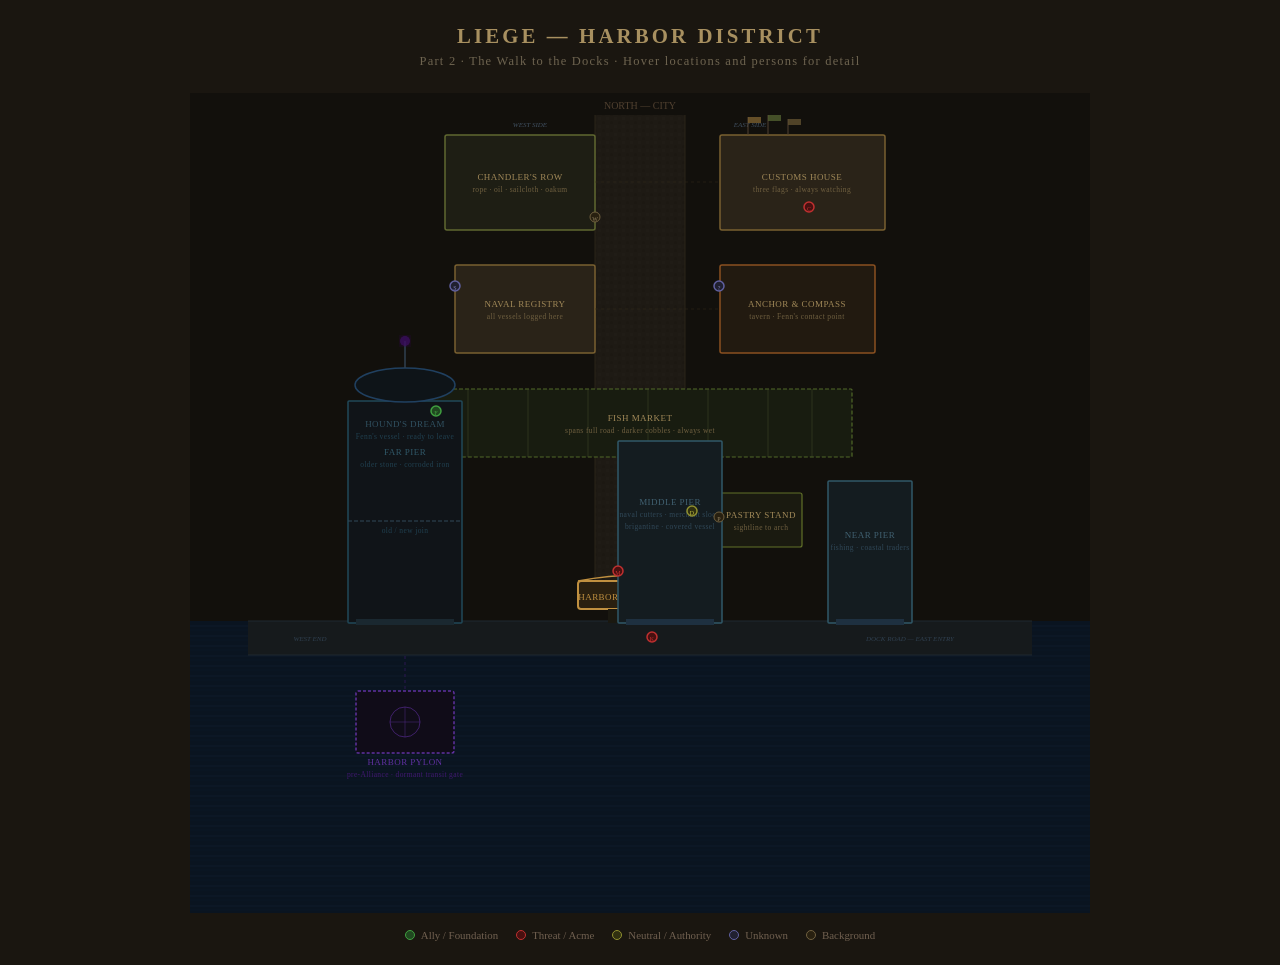
<file: index.html>
<!DOCTYPE html>
<html lang="en">
<head>
<meta charset="UTF-8">
<meta name="viewport" content="width=device-width, initial-scale=1.0">
<title>Liege Harbor District — Island Kingdom</title>
<link rel="stylesheet" href="static/css/map.css">
</head>
<body>

<h1>Liege — Harbor District</h1>
<p class="sub">Part 2 · The Walk to the Docks · Hover locations and persons for detail</p>

<div id="mc">
<svg viewBox="0 0 900 820" xmlns="http://www.w3.org/2000/svg">
<defs>
  <pattern id="cb" patternUnits="userSpaceOnUse" width="8" height="8">
    <rect width="8" height="8" fill="#1e1a14"/>
    <rect x="0" y="0" width="3" height="3" fill="#201c16" rx="0.5"/>
    <rect x="4" y="4" width="3" height="3" fill="#1c1812" rx="0.5"/>
  </pattern>
  <pattern id="wp" patternUnits="userSpaceOnUse" width="20" height="10">
    <rect width="20" height="10" fill="#0a1420"/>
    <line x1="0" y1="3" x2="20" y2="3" stroke="#0d1a2a" stroke-width="1"/>
    <line x1="0" y1="7" x2="20" y2="7" stroke="#0c1828" stroke-width="0.5"/>
  </pattern>
  <pattern id="pw" patternUnits="userSpaceOnUse" width="6" height="20">
    <rect width="6" height="20" fill="#141c1e"/>
    <line x1="3" y1="0" x2="3" y2="20" stroke="#101618" stroke-width="0.5"/>
  </pattern>
  <filter id="gp">
    <feGaussianBlur stdDeviation="5" result="b"/>
    <feMerge><feMergeNode in="b"/><feMergeNode in="SourceGraphic"/></feMerge>
  </filter>
</defs>

<!-- background -->
<rect width="900" height="820" fill="#12100c"/>
<text x="450" y="16" class="lbl-compass">NORTH — CITY</text>
<text x="450" y="810" class="lbl-compass">SOUTH — HARBOR WATER</text>

<!-- harbor approach road -->
<rect x="405" y="22" width="90" height="468" fill="url(#cb)"/>
<line x1="405" y1="22" x2="405" y2="490" stroke="#2a2418" stroke-width="1"/>
<line x1="495" y1="22" x2="495" y2="490" stroke="#2a2418" stroke-width="1"/>
<text x="340" y="34" class="lbl-side">WEST SIDE</text>
<text x="560" y="34" class="lbl-side">EAST SIDE</text>

<!-- ROW 1: Chandler's Row (WEST) + Customs House (EAST) -->
<rect x="255" y="42" width="150" height="95" class="bld-commerce" rx="2"/>
<text x="330" y="87" class="lbl">CHANDLER'S ROW</text>
<text x="330" y="99" class="lbl lbl-sm">rope · oil · sailcloth · oakum</text>

<rect x="530" y="42" width="165" height="95" class="bld-govt" rx="2"/>
<line x1="558" y1="42" x2="558" y2="24" stroke="#504030" stroke-width="1"/>
<line x1="578" y1="42" x2="578" y2="22" stroke="#504030" stroke-width="1"/>
<line x1="598" y1="42" x2="598" y2="26" stroke="#504030" stroke-width="1"/>
<rect x="558" y="24" width="13" height="6" fill="#7a6030" opacity="0.8"/>
<rect x="578" y="22" width="13" height="6" fill="#506030" opacity="0.8"/>
<rect x="598" y="26" width="13" height="6" fill="#605030" opacity="0.8"/>
<text x="612" y="87" class="lbl">CUSTOMS HOUSE</text>
<text x="612" y="99" class="lbl lbl-sm">three flags · always watching</text>
<line x1="405" y1="89" x2="530" y2="89" stroke="#302818" stroke-width="0.5" stroke-dasharray="3 3"/>

<!-- ROW 2: Naval Registry (WEST) + Anchor & Compass (EAST) -->
<rect x="265" y="172" width="140" height="88" class="bld-govt" rx="2"/>
<text x="335" y="214" class="lbl">NAVAL REGISTRY</text>
<text x="335" y="226" class="lbl lbl-sm">all vessels logged here</text>

<rect x="530" y="172" width="155" height="88" class="bld-tavern" rx="2"/>
<text x="607" y="214" class="lbl">ANCHOR &amp; COMPASS</text>
<text x="607" y="226" class="lbl lbl-sm">tavern · Fenn's contact point</text>
<line x1="405" y1="216" x2="530" y2="216" stroke="#302818" stroke-width="0.5" stroke-dasharray="3 3"/>

<!-- ROW 3: Fish Market (spans full road) -->
<rect x="238" y="296" width="424" height="68" class="bld-market" rx="1"/>
<line x1="278" y1="296" x2="278" y2="364" stroke="#404828" stroke-width="0.5"/>
<line x1="338" y1="296" x2="338" y2="364" stroke="#404828" stroke-width="0.5"/>
<line x1="398" y1="296" x2="398" y2="364" stroke="#404828" stroke-width="0.5"/>
<line x1="458" y1="296" x2="458" y2="364" stroke="#404828" stroke-width="0.5"/>
<line x1="518" y1="296" x2="518" y2="364" stroke="#404828" stroke-width="0.5"/>
<line x1="578" y1="296" x2="578" y2="364" stroke="#404828" stroke-width="0.5"/>
<line x1="622" y1="296" x2="622" y2="364" stroke="#404828" stroke-width="0.5"/>
<text x="450" y="328" class="lbl">FISH MARKET</text>
<text x="450" y="340" class="lbl lbl-sm">spans full road · darker cobbles · always wet</text>

<!-- ROW 4: Pastry Stand (EAST) -->
<rect x="530" y="400" width="82" height="54" class="bld-vendor" rx="2"/>
<text x="571" y="425" class="lbl">PASTRY STAND</text>
<text x="571" y="437" class="lbl lbl-sm">sightline to arch</text>

<!-- Harbor Entrance Arch -->
<rect x="388" y="488" width="124" height="28" class="bld-arch" rx="3"/>
<path d="M388,488 Q450,476 512,488" fill="none" stroke="#c09040" stroke-width="1.5"/>
<text x="450" y="507" class="lbl" style="fill:#c09040">HARBOR ENTRANCE ARCH</text>

<!-- water -->
<rect x="0" y="528" width="900" height="292" fill="url(#wp)"/>

<!-- dock road -->
<rect x="58" y="528" width="784" height="34" class="dock-road"/>
<line x1="58" y1="528" x2="842" y2="528" stroke="#1e2830" stroke-width="1"/>
<line x1="58" y1="562" x2="842" y2="562" stroke="#1e2830" stroke-width="1"/>
<text x="720" y="548" class="lbl-side" style="fill:#304050">DOCK ROAD — EAST ENTRY</text>
<text x="120" y="548" class="lbl-side" style="fill:#304050">WEST END</text>
<rect x="418" y="516" width="64" height="14" fill="#1a1810"/>

<!-- Near Pier -->
<rect x="638" y="388" width="84" height="142" fill="url(#pw)" rx="1"/>
<rect x="638" y="388" width="84" height="142" class="bld-pier" rx="1" fill="none"/>
<text x="680" y="445" class="lbl" style="fill:#406070">NEAR PIER</text>
<text x="680" y="457" class="lbl lbl-sm" style="fill:#304858">fishing · coastal traders</text>
<rect x="646" y="526" width="68" height="6" fill="#1e3040"/>

<!-- Middle Pier -->
<rect x="428" y="348" width="104" height="182" fill="url(#pw)" rx="1"/>
<rect x="428" y="348" width="104" height="182" class="bld-pier" rx="1" fill="none"/>
<text x="480" y="412" class="lbl" style="fill:#406070">MIDDLE PIER</text>
<text x="480" y="424" class="lbl lbl-sm" style="fill:#304858">naval cutters · merchant sloop</text>
<text x="480" y="436" class="lbl lbl-sm" style="fill:#304858">brigantine · covered vessel</text>
<rect x="436" y="526" width="88" height="6" fill="#1e3040"/>

<!-- Far Pier -->
<rect x="158" y="308" width="114" height="222" fill="url(#pw)" rx="1"/>
<rect x="158" y="308" width="114" height="222" class="bld-pier-old" rx="1" fill="none"/>
<line x1="158" y1="428" x2="272" y2="428" stroke="#304858" stroke-width="1" stroke-dasharray="4 2"/>
<text x="215" y="362" class="lbl" style="fill:#305868">FAR PIER</text>
<text x="215" y="374" class="lbl lbl-sm" style="fill:#204050">older stone · corroded iron</text>
<text x="215" y="440" class="lbl lbl-sm" style="fill:#204050">old / new join</text>
<rect x="166" y="526" width="98" height="6" fill="#1a2830"/>

<!-- Hound's Dream -->
<ellipse cx="215" cy="292" rx="50" ry="17" class="bld-vessel"/>
<line x1="215" y1="275" x2="215" y2="248" stroke="#304050" stroke-width="1.5"/>
<circle cx="215" cy="248" r="5" fill="#3a1060" opacity="0.8" filter="url(#gp)"/>
<text x="215" y="334" class="lbl" style="fill:#305060">HOUND'S DREAM</text>
<text x="215" y="346" class="lbl lbl-sm" style="fill:#204050">Fenn's vessel · ready to leave</text>

<!-- Harbor Pylon -->
<rect x="166" y="598" width="98" height="62" class="bld-gate" rx="2"/>
<circle cx="215" cy="629" r="15" fill="none" stroke="#6030a0" stroke-width="1" opacity="0.6"/>
<line x1="215" y1="614" x2="215" y2="644" stroke="#6030a0" stroke-width="0.8" opacity="0.5"/>
<line x1="200" y1="629" x2="230" y2="629" stroke="#6030a0" stroke-width="0.8" opacity="0.5"/>
<text x="215" y="672" class="lbl" style="fill:#6030a0">HARBOR PYLON</text>
<text x="215" y="684" class="lbl lbl-sm" style="fill:#401870">pre-Alliance · dormant transit gate</text>
<line x1="215" y1="563" x2="215" y2="596" stroke="#401870" stroke-width="1" stroke-dasharray="3 3" opacity="0.6"/>

<!-- Person dots -->
<g class="pdot" data-char="commodore_aldric_fenn">
  <circle cx="246" cy="318" r="5" class="dot-ally"/>
  <text x="246" y="321" style="font-size:6px;fill:#40a040;text-anchor:middle;pointer-events:none;dominant-baseline:middle">F</text>
</g>
<g class="pdot" data-char="mira_solt">
  <circle cx="428" cy="478" r="5" class="dot-threat"/>
  <text x="428" y="481" style="font-size:6px;fill:#c03030;text-anchor:middle;pointer-events:none;dominant-baseline:middle">M</text>
</g>
<g class="pdot" data-char="brothers_kael">
  <circle cx="462" cy="544" r="5" class="dot-threat"/>
  <text x="462" y="547" style="font-size:6px;fill:#c03030;text-anchor:middle;pointer-events:none;dominant-baseline:middle">K</text>
</g>
<g class="pdot" data-char="harwick_dray">
  <circle cx="502" cy="418" r="5" class="dot-neutral"/>
  <text x="502" y="421" style="font-size:6px;fill:#c0c040;text-anchor:middle;pointer-events:none;dominant-baseline:middle">D</text>
</g>
<g class="pdot" data-char="broadsheet_man">
  <circle cx="529" cy="193" r="5" class="dot-unknown"/>
  <text x="529" y="196" style="font-size:6px;fill:#8080c0;text-anchor:middle;pointer-events:none;dominant-baseline:middle">?</text>
</g>
<g class="pdot" data-char="dockworker_handcart">
  <circle cx="405" cy="124" r="5" class="dot-bg"/>
  <text x="405" y="127" style="font-size:6px;fill:#908060;text-anchor:middle;pointer-events:none;dominant-baseline:middle">W</text>
</g>
<g class="pdot" data-char="pastry_vendor">
  <circle cx="529" cy="424" r="5" class="dot-bg"/>
  <text x="529" y="427" style="font-size:6px;fill:#908060;text-anchor:middle;pointer-events:none;dominant-baseline:middle">P</text>
</g>
<g class="pdot" data-char="callo_vesh">
  <circle cx="619" cy="114" r="5" class="dot-threat"/>
  <text x="619" y="117" style="font-size:6px;fill:#c03030;text-anchor:middle;pointer-events:none;dominant-baseline:middle">C</text>
</g>
<g class="pdot" data-char="sable_mourne">
  <circle cx="265" cy="193" r="5" class="dot-unknown"/>
  <text x="265" y="196" style="font-size:6px;fill:#8080c0;text-anchor:middle;pointer-events:none;dominant-baseline:middle">S</text>
</g>

<!-- Location hit areas -->
<rect x="255" y="42" width="150" height="95" class="loc-hit" data-loc="liege_chandlers_row"/>
<rect x="530" y="42" width="165" height="95" class="loc-hit" data-loc="liege_customs_house"/>
<rect x="265" y="172" width="140" height="88" class="loc-hit" data-loc="liege_naval_registry"/>
<rect x="530" y="172" width="155" height="88" class="loc-hit" data-loc="liege_anchor_compass"/>
<rect x="238" y="296" width="424" height="68" class="loc-hit" data-loc="liege_fish_market"/>
<rect x="530" y="400" width="82" height="54" class="loc-hit" data-loc="liege_pastry_stand"/>
<rect x="388" y="476" width="124" height="42" class="loc-hit" data-loc="liege_dock_entrance_arch"/>
<rect x="638" y="388" width="84" height="142" class="loc-hit" data-loc="liege_near_pier"/>
<rect x="428" y="348" width="104" height="182" class="loc-hit" data-loc="liege_middle_pier"/>
<rect x="158" y="428" width="114" height="102" class="loc-hit" data-loc="liege_far_pier"/>
<ellipse cx="215" cy="292" rx="52" ry="22" class="loc-hit" data-loc="liege_hounds_dream_berth"/>
<rect x="166" y="596" width="98" height="66" class="loc-hit" data-loc="liege_buried_gate_chamber"/>
</svg>

<div id="tip"></div>

<div class="legend">
  <div class="li"><div class="ld" style="background:#204820;border-color:#40a040"></div>Ally / Foundation</div>
  <div class="li"><div class="ld" style="background:#481010;border-color:#c03030"></div>Threat / Acme</div>
  <div class="li"><div class="ld" style="background:#303010;border-color:#909030"></div>Neutral / Authority</div>
  <div class="li"><div class="ld" style="background:#202030;border-color:#6060a0"></div>Unknown</div>
  <div class="li"><div class="ld" style="background:#282010;border-color:#706040"></div>Background</div>
</div>
</div>

<script src="static/js/map.js"></script>
</body>
</html>
</file>
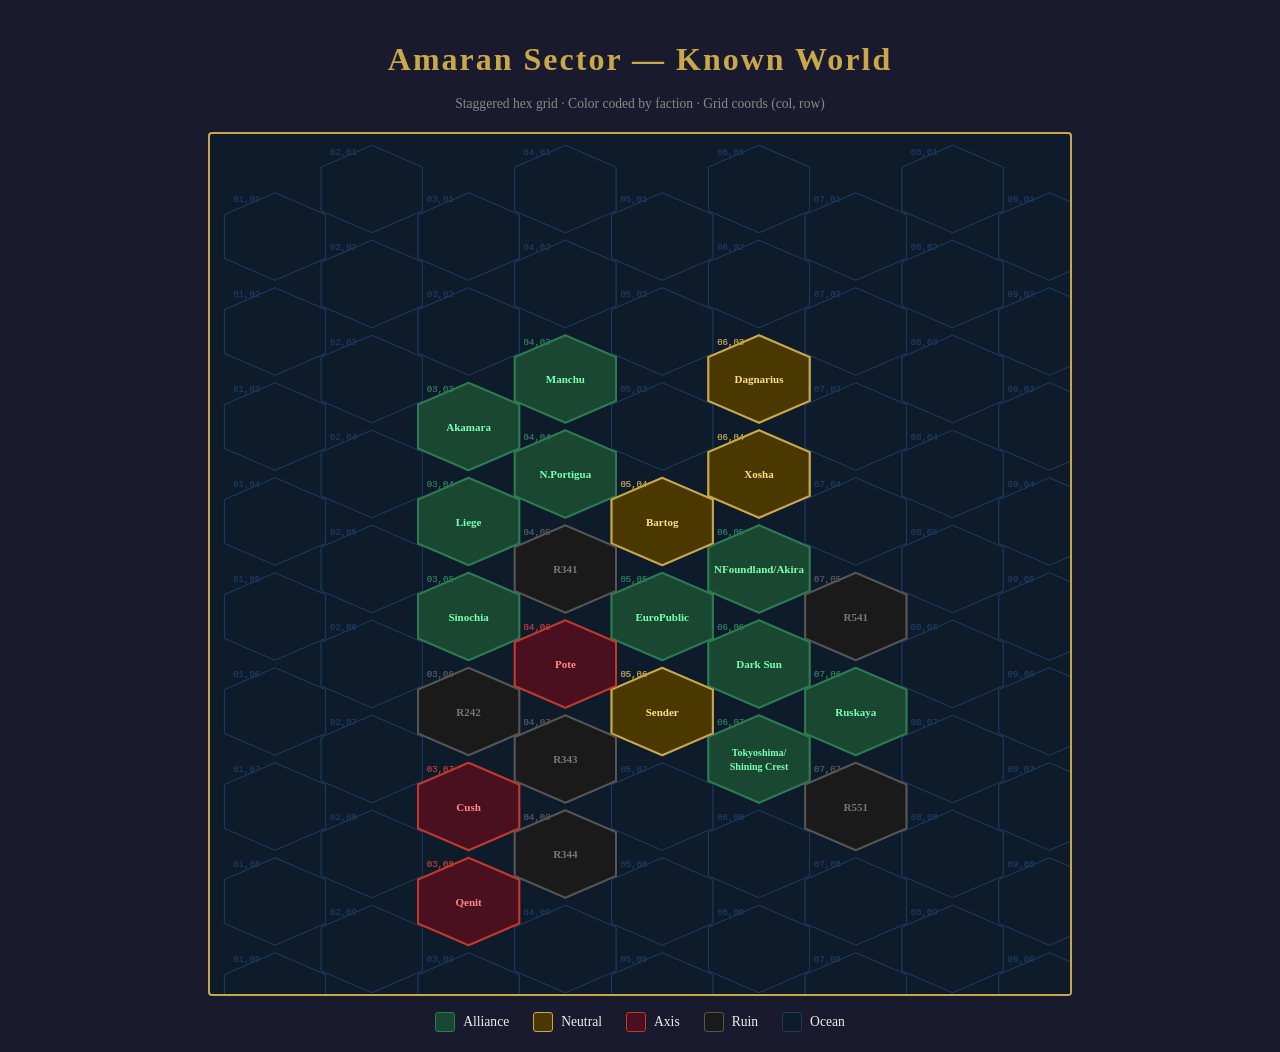
<file: Amaran Sector — Hex Map.html>
<!DOCTYPE html>
<!-- saved from url=(0096)https://5500-cs-280009758346-default.cs-us-east1-pkhd.cloudshell.dev/M.PythonFantasy_HexMap.html -->
<html lang="en"><head><meta http-equiv="Content-Type" content="text/html; charset=UTF-8">

<title>Amaran Sector — Hex Map</title>
<style>
body{font-family:'Georgia',serif;background:#1a1a2e;color:#eee;margin:0;padding:20px;display:flex;flex-direction:column;align-items:center;}
h1{color:#c9a84c;letter-spacing:2px;margin-bottom:4px;}
p.sub{color:#888;font-size:0.85em;margin-bottom:20px;}
svg{background:#0d1b2a;border:2px solid #c9a84c;border-radius:4px;}
.legend{display:flex;gap:24px;margin-top:16px;flex-wrap:wrap;justify-content:center;}
.leg{display:flex;align-items:center;gap:8px;font-size:0.85em;}
.swatch{width:18px;height:18px;border-radius:3px;border:1px solid #555;}
</style>
</head>
<body>
<h1>Amaran Sector — Known World</h1>
<p class="sub">Staggered hex grid · Color coded by faction · Grid coords (col, row)</p>

<svg id="map" width="860" height="860" xmlns="http://www.w3.org/2000/svg"><polygon points="65,58.8 115.6,80.65 115.6,124.35 65,146.2 14.399999999999999,124.35 14.399999999999999,80.65" fill="#0d1b2a" stroke="#1e3a5f" stroke-width="1"></polygon><text x="23.200000000000003" y="68.30000000000001" font-size="9" fill="#1e3a5f" font-family="monospace">01,01</text><polygon points="65,153.8 115.6,175.65 115.6,219.35 65,241.2 14.399999999999999,219.35 14.399999999999999,175.65" fill="#0d1b2a" stroke="#1e3a5f" stroke-width="1"></polygon><text x="23.200000000000003" y="163.3" font-size="9" fill="#1e3a5f" font-family="monospace">01,02</text><polygon points="65,248.8 115.6,270.65 115.6,314.35 65,336.2 14.399999999999999,314.35 14.399999999999999,270.65" fill="#0d1b2a" stroke="#1e3a5f" stroke-width="1"></polygon><text x="23.200000000000003" y="258.3" font-size="9" fill="#1e3a5f" font-family="monospace">01,03</text><polygon points="65,343.8 115.6,365.65 115.6,409.35 65,431.2 14.399999999999999,409.35 14.399999999999999,365.65" fill="#0d1b2a" stroke="#1e3a5f" stroke-width="1"></polygon><text x="23.200000000000003" y="353.3" font-size="9" fill="#1e3a5f" font-family="monospace">01,04</text><polygon points="65,438.8 115.6,460.65 115.6,504.35 65,526.2 14.399999999999999,504.35 14.399999999999999,460.65" fill="#0d1b2a" stroke="#1e3a5f" stroke-width="1"></polygon><text x="23.200000000000003" y="448.3" font-size="9" fill="#1e3a5f" font-family="monospace">01,05</text><polygon points="65,533.8 115.6,555.65 115.6,599.35 65,621.2 14.399999999999999,599.35 14.399999999999999,555.65" fill="#0d1b2a" stroke="#1e3a5f" stroke-width="1"></polygon><text x="23.200000000000003" y="543.3" font-size="9" fill="#1e3a5f" font-family="monospace">01,06</text><polygon points="65,628.8 115.6,650.65 115.6,694.35 65,716.2 14.399999999999999,694.35 14.399999999999999,650.65" fill="#0d1b2a" stroke="#1e3a5f" stroke-width="1"></polygon><text x="23.200000000000003" y="638.3" font-size="9" fill="#1e3a5f" font-family="monospace">01,07</text><polygon points="65,723.8 115.6,745.65 115.6,789.35 65,811.2 14.399999999999999,789.35 14.399999999999999,745.65" fill="#0d1b2a" stroke="#1e3a5f" stroke-width="1"></polygon><text x="23.200000000000003" y="733.3" font-size="9" fill="#1e3a5f" font-family="monospace">01,08</text><polygon points="65,818.8 115.6,840.65 115.6,884.35 65,906.2 14.399999999999999,884.35 14.399999999999999,840.65" fill="#0d1b2a" stroke="#1e3a5f" stroke-width="1"></polygon><text x="23.200000000000003" y="828.3" font-size="9" fill="#1e3a5f" font-family="monospace">01,09</text><polygon points="65,913.8 115.6,935.65 115.6,979.35 65,1001.2 14.399999999999999,979.35 14.399999999999999,935.65" fill="#0d1b2a" stroke="#1e3a5f" stroke-width="1"></polygon><text x="23.200000000000003" y="923.3" font-size="9" fill="#1e3a5f" font-family="monospace">01,10</text><polygon points="161.8,11.299999999999997 212.4,33.15 212.4,76.85 161.8,98.7 111.20000000000002,76.85 111.20000000000002,33.15" fill="#0d1b2a" stroke="#1e3a5f" stroke-width="1"></polygon><text x="120.00000000000001" y="20.800000000000004" font-size="9" fill="#1e3a5f" font-family="monospace">02,01</text><polygon points="161.8,106.3 212.4,128.15 212.4,171.85 161.8,193.7 111.20000000000002,171.85 111.20000000000002,128.15" fill="#0d1b2a" stroke="#1e3a5f" stroke-width="1"></polygon><text x="120.00000000000001" y="115.80000000000001" font-size="9" fill="#1e3a5f" font-family="monospace">02,02</text><polygon points="161.8,201.3 212.4,223.15 212.4,266.85 161.8,288.7 111.20000000000002,266.85 111.20000000000002,223.15" fill="#0d1b2a" stroke="#1e3a5f" stroke-width="1"></polygon><text x="120.00000000000001" y="210.8" font-size="9" fill="#1e3a5f" font-family="monospace">02,03</text><polygon points="161.8,296.3 212.4,318.15 212.4,361.85 161.8,383.7 111.20000000000002,361.85 111.20000000000002,318.15" fill="#0d1b2a" stroke="#1e3a5f" stroke-width="1"></polygon><text x="120.00000000000001" y="305.8" font-size="9" fill="#1e3a5f" font-family="monospace">02,04</text><polygon points="161.8,391.3 212.4,413.15 212.4,456.85 161.8,478.7 111.20000000000002,456.85 111.20000000000002,413.15" fill="#0d1b2a" stroke="#1e3a5f" stroke-width="1"></polygon><text x="120.00000000000001" y="400.8" font-size="9" fill="#1e3a5f" font-family="monospace">02,05</text><polygon points="161.8,486.3 212.4,508.15 212.4,551.85 161.8,573.7 111.20000000000002,551.85 111.20000000000002,508.15" fill="#0d1b2a" stroke="#1e3a5f" stroke-width="1"></polygon><text x="120.00000000000001" y="495.8" font-size="9" fill="#1e3a5f" font-family="monospace">02,06</text><polygon points="161.8,581.3 212.4,603.15 212.4,646.85 161.8,668.7 111.20000000000002,646.85 111.20000000000002,603.15" fill="#0d1b2a" stroke="#1e3a5f" stroke-width="1"></polygon><text x="120.00000000000001" y="590.8" font-size="9" fill="#1e3a5f" font-family="monospace">02,07</text><polygon points="161.8,676.3 212.4,698.15 212.4,741.85 161.8,763.7 111.20000000000002,741.85 111.20000000000002,698.15" fill="#0d1b2a" stroke="#1e3a5f" stroke-width="1"></polygon><text x="120.00000000000001" y="685.8" font-size="9" fill="#1e3a5f" font-family="monospace">02,08</text><polygon points="161.8,771.3 212.4,793.15 212.4,836.85 161.8,858.7 111.20000000000002,836.85 111.20000000000002,793.15" fill="#0d1b2a" stroke="#1e3a5f" stroke-width="1"></polygon><text x="120.00000000000001" y="780.8" font-size="9" fill="#1e3a5f" font-family="monospace">02,09</text><polygon points="161.8,866.3 212.4,888.15 212.4,931.85 161.8,953.7 111.20000000000002,931.85 111.20000000000002,888.15" fill="#0d1b2a" stroke="#1e3a5f" stroke-width="1"></polygon><text x="120.00000000000001" y="875.8" font-size="9" fill="#1e3a5f" font-family="monospace">02,10</text><polygon points="258.6,58.8 309.20000000000005,80.65 309.20000000000005,124.35 258.6,146.2 208.00000000000003,124.35 208.00000000000003,80.65" fill="#0d1b2a" stroke="#1e3a5f" stroke-width="1"></polygon><text x="216.8" y="68.30000000000001" font-size="9" fill="#1e3a5f" font-family="monospace">03,01</text><polygon points="258.6,153.8 309.20000000000005,175.65 309.20000000000005,219.35 258.6,241.2 208.00000000000003,219.35 208.00000000000003,175.65" fill="#0d1b2a" stroke="#1e3a5f" stroke-width="1"></polygon><text x="216.8" y="163.3" font-size="9" fill="#1e3a5f" font-family="monospace">03,02</text><polygon points="258.6,248.8 309.20000000000005,270.65 309.20000000000005,314.35 258.6,336.2 208.00000000000003,314.35 208.00000000000003,270.65" fill="#0d1b2a" stroke="#1e3a5f" stroke-width="1"></polygon><text x="216.8" y="258.3" font-size="9" fill="#1e3a5f" font-family="monospace">03,03</text><polygon points="258.6,343.8 309.20000000000005,365.65 309.20000000000005,409.35 258.6,431.2 208.00000000000003,409.35 208.00000000000003,365.65" fill="#0d1b2a" stroke="#1e3a5f" stroke-width="1"></polygon><text x="216.8" y="353.3" font-size="9" fill="#1e3a5f" font-family="monospace">03,04</text><polygon points="258.6,438.8 309.20000000000005,460.65 309.20000000000005,504.35 258.6,526.2 208.00000000000003,504.35 208.00000000000003,460.65" fill="#0d1b2a" stroke="#1e3a5f" stroke-width="1"></polygon><text x="216.8" y="448.3" font-size="9" fill="#1e3a5f" font-family="monospace">03,05</text><polygon points="258.6,533.8 309.20000000000005,555.65 309.20000000000005,599.35 258.6,621.2 208.00000000000003,599.35 208.00000000000003,555.65" fill="#0d1b2a" stroke="#1e3a5f" stroke-width="1"></polygon><text x="216.8" y="543.3" font-size="9" fill="#1e3a5f" font-family="monospace">03,06</text><polygon points="258.6,628.8 309.20000000000005,650.65 309.20000000000005,694.35 258.6,716.2 208.00000000000003,694.35 208.00000000000003,650.65" fill="#0d1b2a" stroke="#1e3a5f" stroke-width="1"></polygon><text x="216.8" y="638.3" font-size="9" fill="#1e3a5f" font-family="monospace">03,07</text><polygon points="258.6,723.8 309.20000000000005,745.65 309.20000000000005,789.35 258.6,811.2 208.00000000000003,789.35 208.00000000000003,745.65" fill="#0d1b2a" stroke="#1e3a5f" stroke-width="1"></polygon><text x="216.8" y="733.3" font-size="9" fill="#1e3a5f" font-family="monospace">03,08</text><polygon points="258.6,818.8 309.20000000000005,840.65 309.20000000000005,884.35 258.6,906.2 208.00000000000003,884.35 208.00000000000003,840.65" fill="#0d1b2a" stroke="#1e3a5f" stroke-width="1"></polygon><text x="216.8" y="828.3" font-size="9" fill="#1e3a5f" font-family="monospace">03,09</text><polygon points="258.6,913.8 309.20000000000005,935.65 309.20000000000005,979.35 258.6,1001.2 208.00000000000003,979.35 208.00000000000003,935.65" fill="#0d1b2a" stroke="#1e3a5f" stroke-width="1"></polygon><text x="216.8" y="923.3" font-size="9" fill="#1e3a5f" font-family="monospace">03,10</text><polygon points="355.4,11.299999999999997 406,33.15 406,76.85 355.4,98.7 304.79999999999995,76.85 304.79999999999995,33.15" fill="#0d1b2a" stroke="#1e3a5f" stroke-width="1"></polygon><text x="313.59999999999997" y="20.800000000000004" font-size="9" fill="#1e3a5f" font-family="monospace">04,01</text><polygon points="355.4,106.3 406,128.15 406,171.85 355.4,193.7 304.79999999999995,171.85 304.79999999999995,128.15" fill="#0d1b2a" stroke="#1e3a5f" stroke-width="1"></polygon><text x="313.59999999999997" y="115.80000000000001" font-size="9" fill="#1e3a5f" font-family="monospace">04,02</text><polygon points="355.4,201.3 406,223.15 406,266.85 355.4,288.7 304.79999999999995,266.85 304.79999999999995,223.15" fill="#0d1b2a" stroke="#1e3a5f" stroke-width="1"></polygon><text x="313.59999999999997" y="210.8" font-size="9" fill="#1e3a5f" font-family="monospace">04,03</text><polygon points="355.4,296.3 406,318.15 406,361.85 355.4,383.7 304.79999999999995,361.85 304.79999999999995,318.15" fill="#0d1b2a" stroke="#1e3a5f" stroke-width="1"></polygon><text x="313.59999999999997" y="305.8" font-size="9" fill="#1e3a5f" font-family="monospace">04,04</text><polygon points="355.4,391.3 406,413.15 406,456.85 355.4,478.7 304.79999999999995,456.85 304.79999999999995,413.15" fill="#0d1b2a" stroke="#1e3a5f" stroke-width="1"></polygon><text x="313.59999999999997" y="400.8" font-size="9" fill="#1e3a5f" font-family="monospace">04,05</text><polygon points="355.4,486.3 406,508.15 406,551.85 355.4,573.7 304.79999999999995,551.85 304.79999999999995,508.15" fill="#0d1b2a" stroke="#1e3a5f" stroke-width="1"></polygon><text x="313.59999999999997" y="495.8" font-size="9" fill="#1e3a5f" font-family="monospace">04,06</text><polygon points="355.4,581.3 406,603.15 406,646.85 355.4,668.7 304.79999999999995,646.85 304.79999999999995,603.15" fill="#0d1b2a" stroke="#1e3a5f" stroke-width="1"></polygon><text x="313.59999999999997" y="590.8" font-size="9" fill="#1e3a5f" font-family="monospace">04,07</text><polygon points="355.4,676.3 406,698.15 406,741.85 355.4,763.7 304.79999999999995,741.85 304.79999999999995,698.15" fill="#0d1b2a" stroke="#1e3a5f" stroke-width="1"></polygon><text x="313.59999999999997" y="685.8" font-size="9" fill="#1e3a5f" font-family="monospace">04,08</text><polygon points="355.4,771.3 406,793.15 406,836.85 355.4,858.7 304.79999999999995,836.85 304.79999999999995,793.15" fill="#0d1b2a" stroke="#1e3a5f" stroke-width="1"></polygon><text x="313.59999999999997" y="780.8" font-size="9" fill="#1e3a5f" font-family="monospace">04,09</text><polygon points="355.4,866.3 406,888.15 406,931.85 355.4,953.7 304.79999999999995,931.85 304.79999999999995,888.15" fill="#0d1b2a" stroke="#1e3a5f" stroke-width="1"></polygon><text x="313.59999999999997" y="875.8" font-size="9" fill="#1e3a5f" font-family="monospace">04,10</text><polygon points="452.2,58.8 502.8,80.65 502.8,124.35 452.2,146.2 401.59999999999997,124.35 401.59999999999997,80.65" fill="#0d1b2a" stroke="#1e3a5f" stroke-width="1"></polygon><text x="410.4" y="68.30000000000001" font-size="9" fill="#1e3a5f" font-family="monospace">05,01</text><polygon points="452.2,153.8 502.8,175.65 502.8,219.35 452.2,241.2 401.59999999999997,219.35 401.59999999999997,175.65" fill="#0d1b2a" stroke="#1e3a5f" stroke-width="1"></polygon><text x="410.4" y="163.3" font-size="9" fill="#1e3a5f" font-family="monospace">05,02</text><polygon points="452.2,248.8 502.8,270.65 502.8,314.35 452.2,336.2 401.59999999999997,314.35 401.59999999999997,270.65" fill="#0d1b2a" stroke="#1e3a5f" stroke-width="1"></polygon><text x="410.4" y="258.3" font-size="9" fill="#1e3a5f" font-family="monospace">05,03</text><polygon points="452.2,343.8 502.8,365.65 502.8,409.35 452.2,431.2 401.59999999999997,409.35 401.59999999999997,365.65" fill="#0d1b2a" stroke="#1e3a5f" stroke-width="1"></polygon><text x="410.4" y="353.3" font-size="9" fill="#1e3a5f" font-family="monospace">05,04</text><polygon points="452.2,438.8 502.8,460.65 502.8,504.35 452.2,526.2 401.59999999999997,504.35 401.59999999999997,460.65" fill="#0d1b2a" stroke="#1e3a5f" stroke-width="1"></polygon><text x="410.4" y="448.3" font-size="9" fill="#1e3a5f" font-family="monospace">05,05</text><polygon points="452.2,533.8 502.8,555.65 502.8,599.35 452.2,621.2 401.59999999999997,599.35 401.59999999999997,555.65" fill="#0d1b2a" stroke="#1e3a5f" stroke-width="1"></polygon><text x="410.4" y="543.3" font-size="9" fill="#1e3a5f" font-family="monospace">05,06</text><polygon points="452.2,628.8 502.8,650.65 502.8,694.35 452.2,716.2 401.59999999999997,694.35 401.59999999999997,650.65" fill="#0d1b2a" stroke="#1e3a5f" stroke-width="1"></polygon><text x="410.4" y="638.3" font-size="9" fill="#1e3a5f" font-family="monospace">05,07</text><polygon points="452.2,723.8 502.8,745.65 502.8,789.35 452.2,811.2 401.59999999999997,789.35 401.59999999999997,745.65" fill="#0d1b2a" stroke="#1e3a5f" stroke-width="1"></polygon><text x="410.4" y="733.3" font-size="9" fill="#1e3a5f" font-family="monospace">05,08</text><polygon points="452.2,818.8 502.8,840.65 502.8,884.35 452.2,906.2 401.59999999999997,884.35 401.59999999999997,840.65" fill="#0d1b2a" stroke="#1e3a5f" stroke-width="1"></polygon><text x="410.4" y="828.3" font-size="9" fill="#1e3a5f" font-family="monospace">05,09</text><polygon points="452.2,913.8 502.8,935.65 502.8,979.35 452.2,1001.2 401.59999999999997,979.35 401.59999999999997,935.65" fill="#0d1b2a" stroke="#1e3a5f" stroke-width="1"></polygon><text x="410.4" y="923.3" font-size="9" fill="#1e3a5f" font-family="monospace">05,10</text><polygon points="549,11.299999999999997 599.6,33.15 599.6,76.85 549,98.7 498.4,76.85 498.4,33.15" fill="#0d1b2a" stroke="#1e3a5f" stroke-width="1"></polygon><text x="507.2" y="20.800000000000004" font-size="9" fill="#1e3a5f" font-family="monospace">06,01</text><polygon points="549,106.3 599.6,128.15 599.6,171.85 549,193.7 498.4,171.85 498.4,128.15" fill="#0d1b2a" stroke="#1e3a5f" stroke-width="1"></polygon><text x="507.2" y="115.80000000000001" font-size="9" fill="#1e3a5f" font-family="monospace">06,02</text><polygon points="549,201.3 599.6,223.15 599.6,266.85 549,288.7 498.4,266.85 498.4,223.15" fill="#0d1b2a" stroke="#1e3a5f" stroke-width="1"></polygon><text x="507.2" y="210.8" font-size="9" fill="#1e3a5f" font-family="monospace">06,03</text><polygon points="549,296.3 599.6,318.15 599.6,361.85 549,383.7 498.4,361.85 498.4,318.15" fill="#0d1b2a" stroke="#1e3a5f" stroke-width="1"></polygon><text x="507.2" y="305.8" font-size="9" fill="#1e3a5f" font-family="monospace">06,04</text><polygon points="549,391.3 599.6,413.15 599.6,456.85 549,478.7 498.4,456.85 498.4,413.15" fill="#0d1b2a" stroke="#1e3a5f" stroke-width="1"></polygon><text x="507.2" y="400.8" font-size="9" fill="#1e3a5f" font-family="monospace">06,05</text><polygon points="549,486.3 599.6,508.15 599.6,551.85 549,573.7 498.4,551.85 498.4,508.15" fill="#0d1b2a" stroke="#1e3a5f" stroke-width="1"></polygon><text x="507.2" y="495.8" font-size="9" fill="#1e3a5f" font-family="monospace">06,06</text><polygon points="549,581.3 599.6,603.15 599.6,646.85 549,668.7 498.4,646.85 498.4,603.15" fill="#0d1b2a" stroke="#1e3a5f" stroke-width="1"></polygon><text x="507.2" y="590.8" font-size="9" fill="#1e3a5f" font-family="monospace">06,07</text><polygon points="549,676.3 599.6,698.15 599.6,741.85 549,763.7 498.4,741.85 498.4,698.15" fill="#0d1b2a" stroke="#1e3a5f" stroke-width="1"></polygon><text x="507.2" y="685.8" font-size="9" fill="#1e3a5f" font-family="monospace">06,08</text><polygon points="549,771.3 599.6,793.15 599.6,836.85 549,858.7 498.4,836.85 498.4,793.15" fill="#0d1b2a" stroke="#1e3a5f" stroke-width="1"></polygon><text x="507.2" y="780.8" font-size="9" fill="#1e3a5f" font-family="monospace">06,09</text><polygon points="549,866.3 599.6,888.15 599.6,931.85 549,953.7 498.4,931.85 498.4,888.15" fill="#0d1b2a" stroke="#1e3a5f" stroke-width="1"></polygon><text x="507.2" y="875.8" font-size="9" fill="#1e3a5f" font-family="monospace">06,10</text><polygon points="645.8,58.8 696.4,80.65 696.4,124.35 645.8,146.2 595.1999999999999,124.35 595.1999999999999,80.65" fill="#0d1b2a" stroke="#1e3a5f" stroke-width="1"></polygon><text x="604" y="68.30000000000001" font-size="9" fill="#1e3a5f" font-family="monospace">07,01</text><polygon points="645.8,153.8 696.4,175.65 696.4,219.35 645.8,241.2 595.1999999999999,219.35 595.1999999999999,175.65" fill="#0d1b2a" stroke="#1e3a5f" stroke-width="1"></polygon><text x="604" y="163.3" font-size="9" fill="#1e3a5f" font-family="monospace">07,02</text><polygon points="645.8,248.8 696.4,270.65 696.4,314.35 645.8,336.2 595.1999999999999,314.35 595.1999999999999,270.65" fill="#0d1b2a" stroke="#1e3a5f" stroke-width="1"></polygon><text x="604" y="258.3" font-size="9" fill="#1e3a5f" font-family="monospace">07,03</text><polygon points="645.8,343.8 696.4,365.65 696.4,409.35 645.8,431.2 595.1999999999999,409.35 595.1999999999999,365.65" fill="#0d1b2a" stroke="#1e3a5f" stroke-width="1"></polygon><text x="604" y="353.3" font-size="9" fill="#1e3a5f" font-family="monospace">07,04</text><polygon points="645.8,438.8 696.4,460.65 696.4,504.35 645.8,526.2 595.1999999999999,504.35 595.1999999999999,460.65" fill="#0d1b2a" stroke="#1e3a5f" stroke-width="1"></polygon><text x="604" y="448.3" font-size="9" fill="#1e3a5f" font-family="monospace">07,05</text><polygon points="645.8,533.8 696.4,555.65 696.4,599.35 645.8,621.2 595.1999999999999,599.35 595.1999999999999,555.65" fill="#0d1b2a" stroke="#1e3a5f" stroke-width="1"></polygon><text x="604" y="543.3" font-size="9" fill="#1e3a5f" font-family="monospace">07,06</text><polygon points="645.8,628.8 696.4,650.65 696.4,694.35 645.8,716.2 595.1999999999999,694.35 595.1999999999999,650.65" fill="#0d1b2a" stroke="#1e3a5f" stroke-width="1"></polygon><text x="604" y="638.3" font-size="9" fill="#1e3a5f" font-family="monospace">07,07</text><polygon points="645.8,723.8 696.4,745.65 696.4,789.35 645.8,811.2 595.1999999999999,789.35 595.1999999999999,745.65" fill="#0d1b2a" stroke="#1e3a5f" stroke-width="1"></polygon><text x="604" y="733.3" font-size="9" fill="#1e3a5f" font-family="monospace">07,08</text><polygon points="645.8,818.8 696.4,840.65 696.4,884.35 645.8,906.2 595.1999999999999,884.35 595.1999999999999,840.65" fill="#0d1b2a" stroke="#1e3a5f" stroke-width="1"></polygon><text x="604" y="828.3" font-size="9" fill="#1e3a5f" font-family="monospace">07,09</text><polygon points="645.8,913.8 696.4,935.65 696.4,979.35 645.8,1001.2 595.1999999999999,979.35 595.1999999999999,935.65" fill="#0d1b2a" stroke="#1e3a5f" stroke-width="1"></polygon><text x="604" y="923.3" font-size="9" fill="#1e3a5f" font-family="monospace">07,10</text><polygon points="742.6,11.299999999999997 793.2,33.15 793.2,76.85 742.6,98.7 692,76.85 692,33.15" fill="#0d1b2a" stroke="#1e3a5f" stroke-width="1"></polygon><text x="700.8000000000001" y="20.800000000000004" font-size="9" fill="#1e3a5f" font-family="monospace">08,01</text><polygon points="742.6,106.3 793.2,128.15 793.2,171.85 742.6,193.7 692,171.85 692,128.15" fill="#0d1b2a" stroke="#1e3a5f" stroke-width="1"></polygon><text x="700.8000000000001" y="115.80000000000001" font-size="9" fill="#1e3a5f" font-family="monospace">08,02</text><polygon points="742.6,201.3 793.2,223.15 793.2,266.85 742.6,288.7 692,266.85 692,223.15" fill="#0d1b2a" stroke="#1e3a5f" stroke-width="1"></polygon><text x="700.8000000000001" y="210.8" font-size="9" fill="#1e3a5f" font-family="monospace">08,03</text><polygon points="742.6,296.3 793.2,318.15 793.2,361.85 742.6,383.7 692,361.85 692,318.15" fill="#0d1b2a" stroke="#1e3a5f" stroke-width="1"></polygon><text x="700.8000000000001" y="305.8" font-size="9" fill="#1e3a5f" font-family="monospace">08,04</text><polygon points="742.6,391.3 793.2,413.15 793.2,456.85 742.6,478.7 692,456.85 692,413.15" fill="#0d1b2a" stroke="#1e3a5f" stroke-width="1"></polygon><text x="700.8000000000001" y="400.8" font-size="9" fill="#1e3a5f" font-family="monospace">08,05</text><polygon points="742.6,486.3 793.2,508.15 793.2,551.85 742.6,573.7 692,551.85 692,508.15" fill="#0d1b2a" stroke="#1e3a5f" stroke-width="1"></polygon><text x="700.8000000000001" y="495.8" font-size="9" fill="#1e3a5f" font-family="monospace">08,06</text><polygon points="742.6,581.3 793.2,603.15 793.2,646.85 742.6,668.7 692,646.85 692,603.15" fill="#0d1b2a" stroke="#1e3a5f" stroke-width="1"></polygon><text x="700.8000000000001" y="590.8" font-size="9" fill="#1e3a5f" font-family="monospace">08,07</text><polygon points="742.6,676.3 793.2,698.15 793.2,741.85 742.6,763.7 692,741.85 692,698.15" fill="#0d1b2a" stroke="#1e3a5f" stroke-width="1"></polygon><text x="700.8000000000001" y="685.8" font-size="9" fill="#1e3a5f" font-family="monospace">08,08</text><polygon points="742.6,771.3 793.2,793.15 793.2,836.85 742.6,858.7 692,836.85 692,793.15" fill="#0d1b2a" stroke="#1e3a5f" stroke-width="1"></polygon><text x="700.8000000000001" y="780.8" font-size="9" fill="#1e3a5f" font-family="monospace">08,09</text><polygon points="742.6,866.3 793.2,888.15 793.2,931.85 742.6,953.7 692,931.85 692,888.15" fill="#0d1b2a" stroke="#1e3a5f" stroke-width="1"></polygon><text x="700.8000000000001" y="875.8" font-size="9" fill="#1e3a5f" font-family="monospace">08,10</text><polygon points="839.4,58.8 890,80.65 890,124.35 839.4,146.2 788.8,124.35 788.8,80.65" fill="#0d1b2a" stroke="#1e3a5f" stroke-width="1"></polygon><text x="797.6" y="68.30000000000001" font-size="9" fill="#1e3a5f" font-family="monospace">09,01</text><polygon points="839.4,153.8 890,175.65 890,219.35 839.4,241.2 788.8,219.35 788.8,175.65" fill="#0d1b2a" stroke="#1e3a5f" stroke-width="1"></polygon><text x="797.6" y="163.3" font-size="9" fill="#1e3a5f" font-family="monospace">09,02</text><polygon points="839.4,248.8 890,270.65 890,314.35 839.4,336.2 788.8,314.35 788.8,270.65" fill="#0d1b2a" stroke="#1e3a5f" stroke-width="1"></polygon><text x="797.6" y="258.3" font-size="9" fill="#1e3a5f" font-family="monospace">09,03</text><polygon points="839.4,343.8 890,365.65 890,409.35 839.4,431.2 788.8,409.35 788.8,365.65" fill="#0d1b2a" stroke="#1e3a5f" stroke-width="1"></polygon><text x="797.6" y="353.3" font-size="9" fill="#1e3a5f" font-family="monospace">09,04</text><polygon points="839.4,438.8 890,460.65 890,504.35 839.4,526.2 788.8,504.35 788.8,460.65" fill="#0d1b2a" stroke="#1e3a5f" stroke-width="1"></polygon><text x="797.6" y="448.3" font-size="9" fill="#1e3a5f" font-family="monospace">09,05</text><polygon points="839.4,533.8 890,555.65 890,599.35 839.4,621.2 788.8,599.35 788.8,555.65" fill="#0d1b2a" stroke="#1e3a5f" stroke-width="1"></polygon><text x="797.6" y="543.3" font-size="9" fill="#1e3a5f" font-family="monospace">09,06</text><polygon points="839.4,628.8 890,650.65 890,694.35 839.4,716.2 788.8,694.35 788.8,650.65" fill="#0d1b2a" stroke="#1e3a5f" stroke-width="1"></polygon><text x="797.6" y="638.3" font-size="9" fill="#1e3a5f" font-family="monospace">09,07</text><polygon points="839.4,723.8 890,745.65 890,789.35 839.4,811.2 788.8,789.35 788.8,745.65" fill="#0d1b2a" stroke="#1e3a5f" stroke-width="1"></polygon><text x="797.6" y="733.3" font-size="9" fill="#1e3a5f" font-family="monospace">09,08</text><polygon points="839.4,818.8 890,840.65 890,884.35 839.4,906.2 788.8,884.35 788.8,840.65" fill="#0d1b2a" stroke="#1e3a5f" stroke-width="1"></polygon><text x="797.6" y="828.3" font-size="9" fill="#1e3a5f" font-family="monospace">09,09</text><polygon points="839.4,913.8 890,935.65 890,979.35 839.4,1001.2 788.8,979.35 788.8,935.65" fill="#0d1b2a" stroke="#1e3a5f" stroke-width="1"></polygon><text x="797.6" y="923.3" font-size="9" fill="#1e3a5f" font-family="monospace">09,10</text><polygon points="258.6,248.8 309.20000000000005,270.65 309.20000000000005,314.35 258.6,336.2 208.00000000000003,314.35 208.00000000000003,270.65" fill="#1a4731" stroke="#2d7a52" stroke-width="2"></polygon><text x="216.8" y="258.3" font-size="9" fill="#2d7a52" font-family="monospace">03,03</text><text x="258.6" y="296.5" text-anchor="middle" font-size="11" font-weight="bold" fill="#7dffb3" font-family="Georgia, serif">Akamara</text><polygon points="258.6,343.8 309.20000000000005,365.65 309.20000000000005,409.35 258.6,431.2 208.00000000000003,409.35 208.00000000000003,365.65" fill="#1a4731" stroke="#2d7a52" stroke-width="2"></polygon><text x="216.8" y="353.3" font-size="9" fill="#2d7a52" font-family="monospace">03,04</text><text x="258.6" y="391.5" text-anchor="middle" font-size="11" font-weight="bold" fill="#7dffb3" font-family="Georgia, serif">Liege</text><polygon points="355.4,201.3 406,223.15 406,266.85 355.4,288.7 304.79999999999995,266.85 304.79999999999995,223.15" fill="#1a4731" stroke="#2d7a52" stroke-width="2"></polygon><text x="313.59999999999997" y="210.8" font-size="9" fill="#2d7a52" font-family="monospace">04,03</text><text x="355.4" y="249" text-anchor="middle" font-size="11" font-weight="bold" fill="#7dffb3" font-family="Georgia, serif">Manchu</text><polygon points="258.6,438.8 309.20000000000005,460.65 309.20000000000005,504.35 258.6,526.2 208.00000000000003,504.35 208.00000000000003,460.65" fill="#1a4731" stroke="#2d7a52" stroke-width="2"></polygon><text x="216.8" y="448.3" font-size="9" fill="#2d7a52" font-family="monospace">03,05</text><text x="258.6" y="486.5" text-anchor="middle" font-size="11" font-weight="bold" fill="#7dffb3" font-family="Georgia, serif">Sinochia</text><polygon points="355.4,296.3 406,318.15 406,361.85 355.4,383.7 304.79999999999995,361.85 304.79999999999995,318.15" fill="#1a4731" stroke="#2d7a52" stroke-width="2"></polygon><text x="313.59999999999997" y="305.8" font-size="9" fill="#2d7a52" font-family="monospace">04,04</text><text x="355.4" y="344" text-anchor="middle" font-size="11" font-weight="bold" fill="#7dffb3" font-family="Georgia, serif">N.Portigua</text><polygon points="549,391.3 599.6,413.15 599.6,456.85 549,478.7 498.4,456.85 498.4,413.15" fill="#1a4731" stroke="#2d7a52" stroke-width="2"></polygon><text x="507.2" y="400.8" font-size="9" fill="#2d7a52" font-family="monospace">06,05</text><text x="549" y="439" text-anchor="middle" font-size="11" font-weight="bold" fill="#7dffb3" font-family="Georgia, serif">NFoundland/Akira</text><polygon points="549,581.3 599.6,603.15 599.6,646.85 549,668.7 498.4,646.85 498.4,603.15" fill="#1a4731" stroke="#2d7a52" stroke-width="2"></polygon><text x="507.2" y="590.8" font-size="9" fill="#2d7a52" font-family="monospace">06,07</text><text x="549" y="622" text-anchor="middle" font-size="10" font-weight="bold" fill="#7dffb3" font-family="Georgia, serif">Tokyoshima/</text><text x="549" y="636" text-anchor="middle" font-size="10" font-weight="bold" fill="#7dffb3" font-family="Georgia, serif">Shining Crest</text><polygon points="549,486.3 599.6,508.15 599.6,551.85 549,573.7 498.4,551.85 498.4,508.15" fill="#1a4731" stroke="#2d7a52" stroke-width="2"></polygon><text x="507.2" y="495.8" font-size="9" fill="#2d7a52" font-family="monospace">06,06</text><text x="549" y="534" text-anchor="middle" font-size="11" font-weight="bold" fill="#7dffb3" font-family="Georgia, serif">Dark Sun</text><polygon points="645.8,533.8 696.4,555.65 696.4,599.35 645.8,621.2 595.1999999999999,599.35 595.1999999999999,555.65" fill="#1a4731" stroke="#2d7a52" stroke-width="2"></polygon><text x="604" y="543.3" font-size="9" fill="#2d7a52" font-family="monospace">07,06</text><text x="645.8" y="581.5" text-anchor="middle" font-size="11" font-weight="bold" fill="#7dffb3" font-family="Georgia, serif">Ruskaya</text><polygon points="452.2,438.8 502.8,460.65 502.8,504.35 452.2,526.2 401.59999999999997,504.35 401.59999999999997,460.65" fill="#1a4731" stroke="#2d7a52" stroke-width="2"></polygon><text x="410.4" y="448.3" font-size="9" fill="#2d7a52" font-family="monospace">05,05</text><text x="452.2" y="486.5" text-anchor="middle" font-size="11" font-weight="bold" fill="#7dffb3" font-family="Georgia, serif">EuroPublic</text><polygon points="452.2,343.8 502.8,365.65 502.8,409.35 452.2,431.2 401.59999999999997,409.35 401.59999999999997,365.65" fill="#4a3800" stroke="#c9a84c" stroke-width="2"></polygon><text x="410.4" y="353.3" font-size="9" fill="#c9a84c" font-family="monospace">05,04</text><text x="452.2" y="391.5" text-anchor="middle" font-size="11" font-weight="bold" fill="#ffe08a" font-family="Georgia, serif">Bartog</text><polygon points="452.2,533.8 502.8,555.65 502.8,599.35 452.2,621.2 401.59999999999997,599.35 401.59999999999997,555.65" fill="#4a3800" stroke="#c9a84c" stroke-width="2"></polygon><text x="410.4" y="543.3" font-size="9" fill="#c9a84c" font-family="monospace">05,06</text><text x="452.2" y="581.5" text-anchor="middle" font-size="11" font-weight="bold" fill="#ffe08a" font-family="Georgia, serif">Sender</text><polygon points="549,201.3 599.6,223.15 599.6,266.85 549,288.7 498.4,266.85 498.4,223.15" fill="#4a3800" stroke="#c9a84c" stroke-width="2"></polygon><text x="507.2" y="210.8" font-size="9" fill="#c9a84c" font-family="monospace">06,03</text><text x="549" y="249" text-anchor="middle" font-size="11" font-weight="bold" fill="#ffe08a" font-family="Georgia, serif">Dagnarius</text><polygon points="549,296.3 599.6,318.15 599.6,361.85 549,383.7 498.4,361.85 498.4,318.15" fill="#4a3800" stroke="#c9a84c" stroke-width="2"></polygon><text x="507.2" y="305.8" font-size="9" fill="#c9a84c" font-family="monospace">06,04</text><text x="549" y="344" text-anchor="middle" font-size="11" font-weight="bold" fill="#ffe08a" font-family="Georgia, serif">Xosha</text><polygon points="258.6,628.8 309.20000000000005,650.65 309.20000000000005,694.35 258.6,716.2 208.00000000000003,694.35 208.00000000000003,650.65" fill="#4a1020" stroke="#c0392b" stroke-width="2"></polygon><text x="216.8" y="638.3" font-size="9" fill="#c0392b" font-family="monospace">03,07</text><text x="258.6" y="676.5" text-anchor="middle" font-size="11" font-weight="bold" fill="#ff8a8a" font-family="Georgia, serif">Cush</text><polygon points="355.4,486.3 406,508.15 406,551.85 355.4,573.7 304.79999999999995,551.85 304.79999999999995,508.15" fill="#4a1020" stroke="#c0392b" stroke-width="2"></polygon><text x="313.59999999999997" y="495.8" font-size="9" fill="#c0392b" font-family="monospace">04,06</text><text x="355.4" y="534" text-anchor="middle" font-size="11" font-weight="bold" fill="#ff8a8a" font-family="Georgia, serif">Pote</text><polygon points="258.6,723.8 309.20000000000005,745.65 309.20000000000005,789.35 258.6,811.2 208.00000000000003,789.35 208.00000000000003,745.65" fill="#4a1020" stroke="#c0392b" stroke-width="2"></polygon><text x="216.8" y="733.3" font-size="9" fill="#c0392b" font-family="monospace">03,08</text><text x="258.6" y="771.5" text-anchor="middle" font-size="11" font-weight="bold" fill="#ff8a8a" font-family="Georgia, serif">Qenit</text><polygon points="258.6,533.8 309.20000000000005,555.65 309.20000000000005,599.35 258.6,621.2 208.00000000000003,599.35 208.00000000000003,555.65" fill="#1a1a1a" stroke="#555555" stroke-width="2"></polygon><text x="216.8" y="543.3" font-size="9" fill="#555555" font-family="monospace">03,06</text><text x="258.6" y="581.5" text-anchor="middle" font-size="11" font-weight="bold" fill="#777777" font-family="Georgia, serif">R242</text><polygon points="355.4,391.3 406,413.15 406,456.85 355.4,478.7 304.79999999999995,456.85 304.79999999999995,413.15" fill="#1a1a1a" stroke="#555555" stroke-width="2"></polygon><text x="313.59999999999997" y="400.8" font-size="9" fill="#555555" font-family="monospace">04,05</text><text x="355.4" y="439" text-anchor="middle" font-size="11" font-weight="bold" fill="#777777" font-family="Georgia, serif">R341</text><polygon points="355.4,581.3 406,603.15 406,646.85 355.4,668.7 304.79999999999995,646.85 304.79999999999995,603.15" fill="#1a1a1a" stroke="#555555" stroke-width="2"></polygon><text x="313.59999999999997" y="590.8" font-size="9" fill="#555555" font-family="monospace">04,07</text><text x="355.4" y="629" text-anchor="middle" font-size="11" font-weight="bold" fill="#777777" font-family="Georgia, serif">R343</text><polygon points="355.4,676.3 406,698.15 406,741.85 355.4,763.7 304.79999999999995,741.85 304.79999999999995,698.15" fill="#1a1a1a" stroke="#555555" stroke-width="2"></polygon><text x="313.59999999999997" y="685.8" font-size="9" fill="#555555" font-family="monospace">04,08</text><text x="355.4" y="724" text-anchor="middle" font-size="11" font-weight="bold" fill="#777777" font-family="Georgia, serif">R344</text><polygon points="645.8,438.8 696.4,460.65 696.4,504.35 645.8,526.2 595.1999999999999,504.35 595.1999999999999,460.65" fill="#1a1a1a" stroke="#555555" stroke-width="2"></polygon><text x="604" y="448.3" font-size="9" fill="#555555" font-family="monospace">07,05</text><text x="645.8" y="486.5" text-anchor="middle" font-size="11" font-weight="bold" fill="#777777" font-family="Georgia, serif">R541</text><polygon points="645.8,628.8 696.4,650.65 696.4,694.35 645.8,716.2 595.1999999999999,694.35 595.1999999999999,650.65" fill="#1a1a1a" stroke="#555555" stroke-width="2"></polygon><text x="604" y="638.3" font-size="9" fill="#555555" font-family="monospace">07,07</text><text x="645.8" y="676.5" text-anchor="middle" font-size="11" font-weight="bold" fill="#777777" font-family="Georgia, serif">R551</text></svg>

<div class="legend">
  <div class="leg"><div class="swatch" style="background:#1a4731;border-color:#2d7a52;"></div>Alliance</div>
  <div class="leg"><div class="swatch" style="background:#4a3800;border-color:#c9a84c;"></div>Neutral</div>
  <div class="leg"><div class="swatch" style="background:#4a1020;border-color:#c0392b;"></div>Axis</div>
  <div class="leg"><div class="swatch" style="background:#1a1a1a;border-color:#555;"></div>Ruin</div>
  <div class="leg"><div class="swatch" style="background:#0d1b2a;border-color:#1e3a5f;"></div>Ocean</div>
</div>

<script>
const HEX_W = 110;
const HEX_H = 95;
const OFFSET_X = 65;
const OFFSET_Y = 55;
const COLS = 9;
const ROWS = 10;

function hexCenter(col, row) {
  const x = OFFSET_X + (col - 1) * HEX_W * 0.88;
  const y = OFFSET_Y + (row - 1) * HEX_H + (col % 2 === 1 ? HEX_H / 2 : 0);
  return { x, y };
}

function hexPoints(cx, cy, w, h) {
  const rx = w / 2;
  const ry = h / 2;
  return [
    [cx,      cy - ry],
    [cx + rx, cy - ry * 0.5],
    [cx + rx, cy + ry * 0.5],
    [cx,      cy + ry],
    [cx - rx, cy + ry * 0.5],
    [cx - rx, cy - ry * 0.5],
  ].map(p => p.join(',')).join(' ');
}

const colors = {
  al: { fill:"#1a4731", stroke:"#2d7a52", text:"#7dffb3" },
  ne: { fill:"#4a3800", stroke:"#c9a84c", text:"#ffe08a" },
  ax: { fill:"#4a1020", stroke:"#c0392b", text:"#ff8a8a" },
  ru: { fill:"#1a1a1a", stroke:"#555555", text:"#777777" },
  oc: { fill:"#0d1b2a", stroke:"#1e3a5f", text:"#1e3a5f" },
};

const kingdoms = [
  // Alliance
  { short:"Akamara",        col:3, row:3, faction:"al" },
  { short:"Liege",          col:3, row:4, faction:"al" },
  { short:"Manchu",         col:4, row:3, faction:"al" },
  { short:"Sinochia",       col:3, row:5, faction:"al" },
  { short:"N.Portigua",     col:4, row:4, faction:"al" },
  { short:"NFoundland/Akira",col:6,row:5, faction:"al" },
  { short:"Tokyoshima/\nShining Crest", col:6, row:7, faction:"al" },
  { short:"Dark Sun",       col:6, row:6, faction:"al" },
  { short:"Ruskaya",        col:7, row:6, faction:"al" },
  { short:"EuroPublic",     col:5, row:5, faction:"al" },
  // Neutral
  { short:"Bartog",         col:5, row:4, faction:"ne" },
  { short:"Sender",         col:5, row:6, faction:"ne" },
  { short:"Dagnarius",      col:6, row:3, faction:"ne" },
  { short:"Xosha",          col:6, row:4, faction:"ne" },
  // Axis
  { short:"Cush",           col:3, row:7, faction:"ax" },
  { short:"Pote",           col:4, row:6, faction:"ax" },
  { short:"Qenit",          col:3, row:8, faction:"ax" },
  // Ruins
  { short:"R242",           col:3, row:6, faction:"ru" },
  { short:"R341",           col:4, row:5, faction:"ru" },
  { short:"R343",           col:4, row:7, faction:"ru" },
  { short:"R344",           col:4, row:8, faction:"ru" },
  { short:"R541",           col:7, row:5, faction:"ru" },
  { short:"R551",           col:7, row:7, faction:"ru" },
];

const svg = document.getElementById('map');

// ocean background hexes
for (let c = 1; c <= COLS; c++) {
  for (let r = 1; r <= ROWS; r++) {
    const { x, y } = hexCenter(c, r);
    const poly = document.createElementNS("http://www.w3.org/2000/svg","polygon");
    poly.setAttribute("points", hexPoints(x, y, HEX_W * 0.92, HEX_H * 0.92));
    poly.setAttribute("fill", colors.oc.fill);
    poly.setAttribute("stroke", colors.oc.stroke);
    poly.setAttribute("stroke-width", "1");
    svg.appendChild(poly);

    const lbl = document.createElementNS("http://www.w3.org/2000/svg","text");
    lbl.setAttribute("x", x - HEX_W * 0.38);
    lbl.setAttribute("y", y - HEX_H * 0.36);
    lbl.setAttribute("font-size", "9");
    lbl.setAttribute("fill", "#1e3a5f");
    lbl.setAttribute("font-family", "monospace");
    lbl.textContent = `${String(c).padStart(2,'0')},${String(r).padStart(2,'0')}`;
    svg.appendChild(lbl);
  }
}

// kingdom and ruin hexes
kingdoms.forEach(k => {
  const { x, y } = hexCenter(k.col, k.row);
  const c = colors[k.faction];

  const poly = document.createElementNS("http://www.w3.org/2000/svg","polygon");
  poly.setAttribute("points", hexPoints(x, y, HEX_W * 0.92, HEX_H * 0.92));
  poly.setAttribute("fill", c.fill);
  poly.setAttribute("stroke", c.stroke);
  poly.setAttribute("stroke-width", "2");
  svg.appendChild(poly);

  // grid coord
  const coord = document.createElementNS("http://www.w3.org/2000/svg","text");
  coord.setAttribute("x", x - HEX_W * 0.38);
  coord.setAttribute("y", y - HEX_H * 0.36);
  coord.setAttribute("font-size", "9");
  coord.setAttribute("fill", c.stroke);
  coord.setAttribute("font-family", "monospace");
  coord.textContent = `${String(k.col).padStart(2,'0')},${String(k.row).padStart(2,'0')}`;
  svg.appendChild(coord);

  // name — handle \n as two lines
  const lines = k.short.split('\n');
  lines.forEach((line, i) => {
    const t = document.createElementNS("http://www.w3.org/2000/svg","text");
    const lineOffset = (i - (lines.length - 1) / 2) * 14;
    t.setAttribute("x", x);
    t.setAttribute("y", y + 4 + lineOffset);
    t.setAttribute("text-anchor", "middle");
    t.setAttribute("font-size", lines.length > 1 ? "10" : "11");
    t.setAttribute("font-weight", "bold");
    t.setAttribute("fill", c.text);
    t.setAttribute("font-family", "Georgia, serif");
    t.textContent = line;
    svg.appendChild(t);
  });
});
</script>
<!-- Code injected by live-server -->
<script>
	// <![CDATA[  <-- For SVG support
	if ('WebSocket' in window) {
		(function () {
			function refreshCSS() {
				var sheets = [].slice.call(document.getElementsByTagName("link"));
				var head = document.getElementsByTagName("head")[0];
				for (var i = 0; i < sheets.length; ++i) {
					var elem = sheets[i];
					var parent = elem.parentElement || head;
					parent.removeChild(elem);
					var rel = elem.rel;
					if (elem.href && typeof rel != "string" || rel.length == 0 || rel.toLowerCase() == "stylesheet") {
						var url = elem.href.replace(/(&|\?)_cacheOverride=\d+/, '');
						elem.href = url + (url.indexOf('?') >= 0 ? '&' : '?') + '_cacheOverride=' + (new Date().valueOf());
					}
					parent.appendChild(elem);
				}
			}
			var protocol = window.location.protocol === 'http:' ? 'ws://' : 'wss://';
			var address = protocol + window.location.host + window.location.pathname + '/ws';
			var socket = new WebSocket(address);
			socket.onmessage = function (msg) {
				if (msg.data == 'reload') window.location.reload();
				else if (msg.data == 'refreshcss') refreshCSS();
			};
			if (sessionStorage && !sessionStorage.getItem('IsThisFirstTime_Log_From_LiveServer')) {
				console.log('Live reload enabled.');
				sessionStorage.setItem('IsThisFirstTime_Log_From_LiveServer', true);
			}
		})();
	}
	else {
		console.error('Upgrade your browser. This Browser is NOT supported WebSocket for Live-Reloading.');
	}
	// ]]>
</script>


</body></html>
</file>
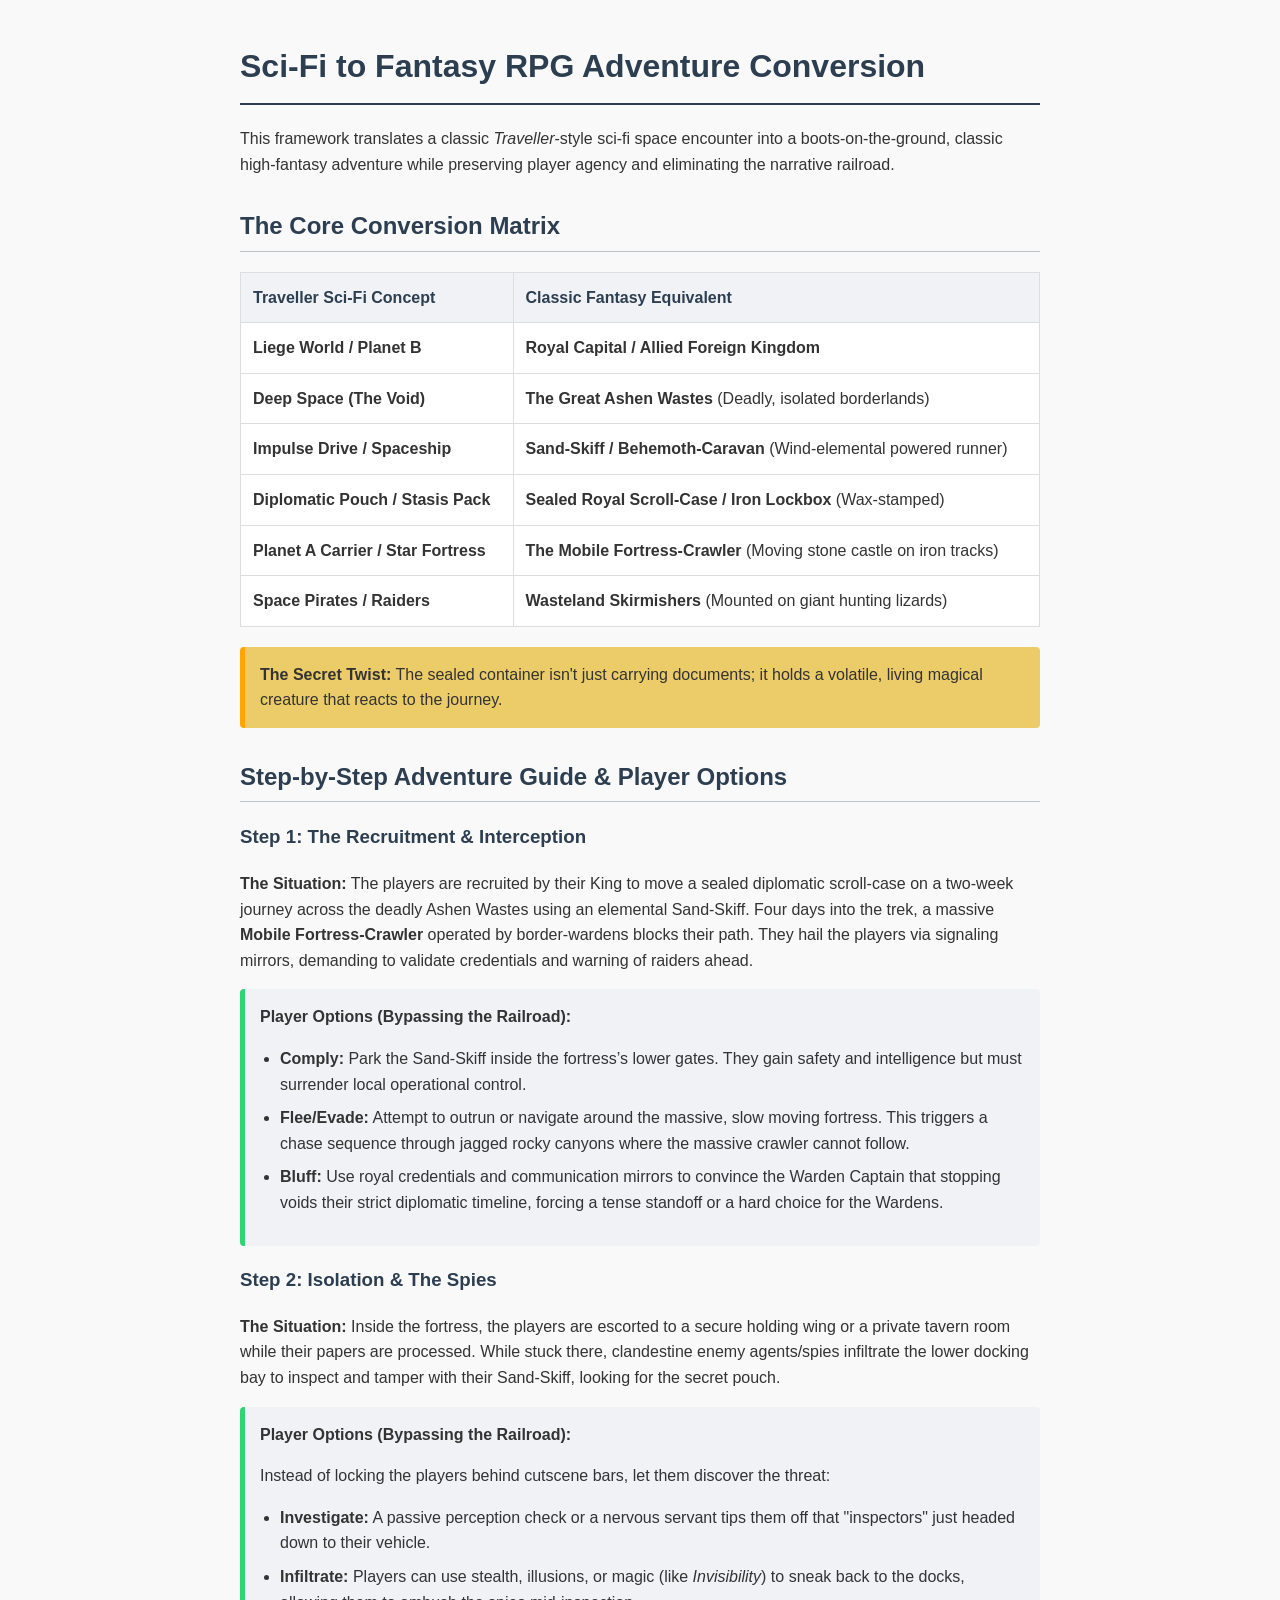
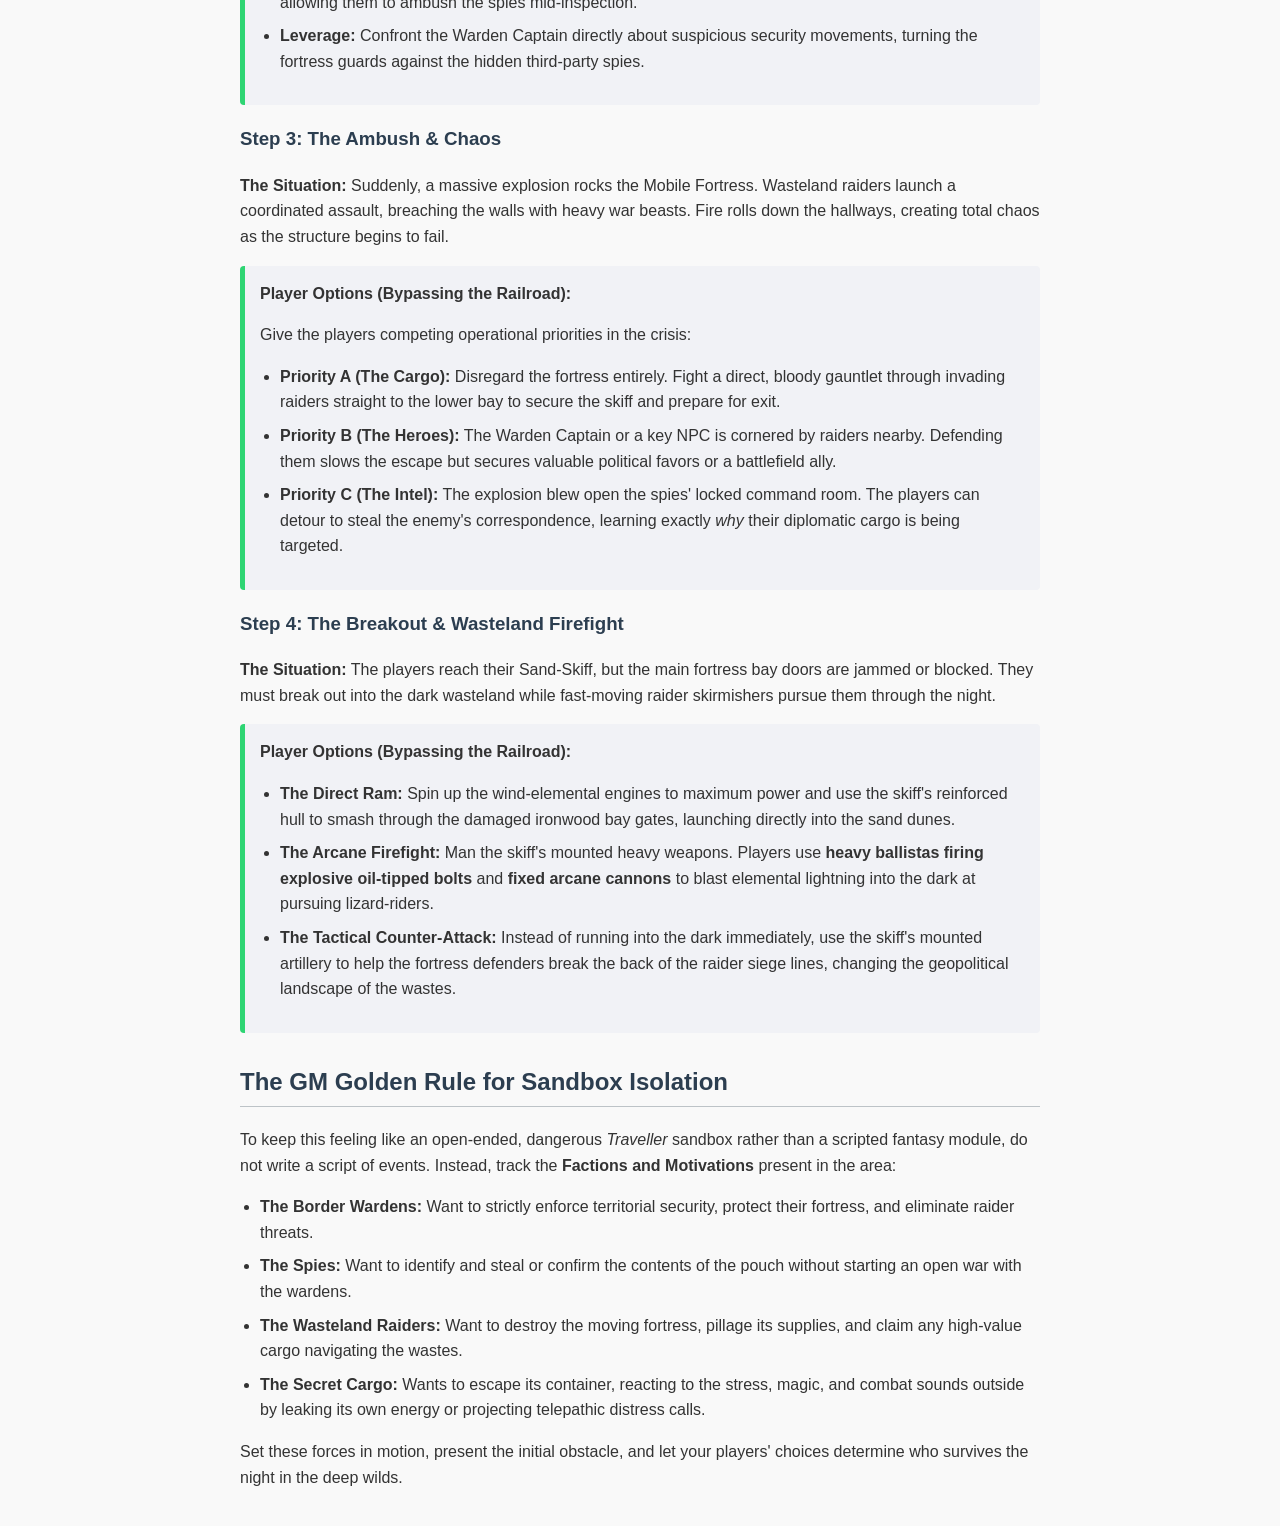
<file: fantasyrpg.html>
<!DOCTYPE html>
<html lang="en">

<head>
    <meta charset="UTF-8">
    <meta name="viewport" content="width=device-width, initial-scale=1.0">
    <title>Sci-Fi to Fantasy RPG Adventure Conversion</title>
    <style>
        body {
            font-family: 'Segoe UI', Tahoma, Geneva, Verdana, sans-serif;
            line-height: 1.6;
            color: #333;
            max-width: 800px;
            margin: 0 auto;
            padding: 20px;
            background-color: #f9f9f9;
        }

        h1,
        h2,
        h3 {
            color: #2c3e50;
        }

        h1 {
            border-bottom: 2px solid #2c3e50;
            padding-bottom: 10px;
        }

        h2 {
            margin-top: 30px;
            border-bottom: 1px solid #bdc3c7;
            padding-bottom: 5px;
        }

        table {
            width: 100%;
            border-collapse: collapse;
            margin: 20px 0;
            background: #fff;
        }

        th,
        td {
            border: 1px solid #dcdde1;
            padding: 12px;
            text-align: left;
        }

        th {
            background-color: #f1f2f6;
            color: #2c3e50;
        }

        .box {
            background-color: #eccc68;
            border-left: 5px solid #ffa502;
            padding: 15px;
            margin: 20px 0;
            border-radius: 4px;
        }

        .choice-block {
            background-color: #f1f2f6;
            border-left: 5px solid #2ed573;
            padding: 15px;
            margin: 15px 0;
            border-radius: 4px;
        }

        ul {
            padding-left: 20px;
        }

        li {
            margin-bottom: 8px;
        }
    </style>
</head>

<body>

    <h1>Sci-Fi to Fantasy RPG Adventure Conversion</h1>
    <p>This framework translates a classic <em>Traveller</em>-style sci-fi space encounter into a boots-on-the-ground,
        classic high-fantasy adventure while preserving player agency and eliminating the narrative railroad.</p>

    <h2>The Core Conversion Matrix</h2>
    <table>
        <thead>
            <tr>
                <th>Traveller Sci-Fi Concept</th>
                <th>Classic Fantasy Equivalent</th>
            </tr>
        </thead>
        <tbody>
            <tr>
                <td><strong>Liege World / Planet B</strong></td>
                <td><strong>Royal Capital / Allied Foreign Kingdom</strong></td>
            </tr>
            <tr>
                <td><strong>Deep Space (The Void)</strong></td>
                <td><strong>The Great Ashen Wastes</strong> (Deadly, isolated borderlands)</td>
            </tr>
            <tr>
                <td><strong>Impulse Drive / Spaceship</strong></td>
                <td><strong>Sand-Skiff / Behemoth-Caravan</strong> (Wind-elemental powered runner)</td>
            </tr>
            <tr>
                <td><strong>Diplomatic Pouch / Stasis Pack</strong></td>
                <td><strong>Sealed Royal Scroll-Case / Iron Lockbox</strong> (Wax-stamped)</td>
            </tr>
            <tr>
                <td><strong>Planet A Carrier / Star Fortress</strong></td>
                <td><strong>The Mobile Fortress-Crawler</strong> (Moving stone castle on iron tracks)</td>
            </tr>
            <tr>
                <td><strong>Space Pirates / Raiders</strong></td>
                <td><strong>Wasteland Skirmishers</strong> (Mounted on giant hunting lizards)</td>
            </tr>
        </tbody>
    </table>

    <div class="box">
        <strong>The Secret Twist:</strong> The sealed container isn't just carrying documents; it holds a volatile,
        living magical creature that reacts to the journey.
    </div>

    <h2>Step-by-Step Adventure Guide &amp; Player Options</h2>

    <h3>Step 1: The Recruitment &amp; Interception</h3>
    <p><strong>The Situation:</strong> The players are recruited by their King to move a sealed diplomatic scroll-case
        on a two-week journey across the deadly Ashen Wastes using an elemental Sand-Skiff. Four days into the trek, a
        massive <strong>Mobile Fortress-Crawler</strong> operated by border-wardens blocks their path. They hail the
        players via signaling mirrors, demanding to validate credentials and warning of raiders ahead.</p>

    <div class="choice-block">
        <strong>Player Options (Bypassing the Railroad):</strong>
        <ul>
            <li><strong>Comply:</strong> Park the Sand-Skiff inside the fortress’s lower gates. They gain safety and
                intelligence but must surrender local operational control.</li>
            <li><strong>Flee/Evade:</strong> Attempt to outrun or navigate around the massive, slow moving fortress.
                This triggers a chase sequence through jagged rocky canyons where the massive crawler cannot follow.
            </li>
            <li><strong>Bluff:</strong> Use royal credentials and communication mirrors to convince the Warden Captain
                that stopping voids their strict diplomatic timeline, forcing a tense standoff or a hard choice for the
                Wardens.</li>
        </ul>
    </div>

    <h3>Step 2: Isolation &amp; The Spies</h3>
    <p><strong>The Situation:</strong> Inside the fortress, the players are escorted to a secure holding wing or a
        private tavern room while their papers are processed. While stuck there, clandestine enemy agents/spies
        infiltrate the lower docking bay to inspect and tamper with their Sand-Skiff, looking for the secret pouch.</p>

    <div class="choice-block">
        <strong>Player Options (Bypassing the Railroad):</strong>
        <p>Instead of locking the players behind cutscene bars, let them discover the threat:</p>
        <ul>
            <li><strong>Investigate:</strong> A passive perception check or a nervous servant tips them off that
                "inspectors" just headed down to their vehicle.</li>
            <li><strong>Infiltrate:</strong> Players can use stealth, illusions, or magic (like <em>Invisibility</em>)
                to sneak back to the docks, allowing them to ambush the spies mid-inspection.</li>
            <li><strong>Leverage:</strong> Confront the Warden Captain directly about suspicious security movements,
                turning the fortress guards against the hidden third-party spies.</li>
        </ul>
    </div>

    <h3>Step 3: The Ambush &amp; Chaos</h3>
    <p><strong>The Situation:</strong> Suddenly, a massive explosion rocks the Mobile Fortress. Wasteland raiders launch
        a coordinated assault, breaching the walls with heavy war beasts. Fire rolls down the hallways, creating total
        chaos as the structure begins to fail.</p>

    <div class="choice-block">
        <strong>Player Options (Bypassing the Railroad):</strong>
        <p>Give the players competing operational priorities in the crisis:</p>
        <ul>
            <li><strong>Priority A (The Cargo):</strong> Disregard the fortress entirely. Fight a direct, bloody
                gauntlet through invading raiders straight to the lower bay to secure the skiff and prepare for exit.
            </li>
            <li><strong>Priority B (The Heroes):</strong> The Warden Captain or a key NPC is cornered by raiders nearby.
                Defending them slows the escape but secures valuable political favors or a battlefield ally.</li>
            <li><strong>Priority C (The Intel):</strong> The explosion blew open the spies' locked command room. The
                players can detour to steal the enemy's correspondence, learning exactly <em>why</em> their diplomatic
                cargo is being targeted.</li>
        </ul>
    </div>

    <h3>Step 4: The Breakout &amp; Wasteland Firefight</h3>
    <p><strong>The Situation:</strong> The players reach their Sand-Skiff, but the main fortress bay doors are jammed or
        blocked. They must break out into the dark wasteland while fast-moving raider skirmishers pursue them through
        the night.</p>

    <div class="choice-block">
        <strong>Player Options (Bypassing the Railroad):</strong>
        <ul>
            <li><strong>The Direct Ram:</strong> Spin up the wind-elemental engines to maximum power and use the skiff's
                reinforced hull to smash through the damaged ironwood bay gates, launching directly into the sand dunes.
            </li>
            <li><strong>The Arcane Firefight:</strong> Man the skiff's mounted heavy weapons. Players use <strong>heavy
                    ballistas firing explosive oil-tipped bolts</strong> and <strong>fixed arcane cannons</strong> to
                blast elemental lightning into the dark at pursuing lizard-riders.</li>
            <li><strong>The Tactical Counter-Attack:</strong> Instead of running into the dark immediately, use the
                skiff's mounted artillery to help the fortress defenders break the back of the raider siege lines,
                changing the geopolitical landscape of the wastes.</li>
        </ul>
    </div>

    <h2>The GM Golden Rule for Sandbox Isolation</h2>
    <p>To keep this feeling like an open-ended, dangerous <em>Traveller</em> sandbox rather than a scripted fantasy
        module, do not write a script of events. Instead, track the <strong>Factions and Motivations</strong> present in
        the area:</p>
    <ul>
        <li><strong>The Border Wardens:</strong> Want to strictly enforce territorial security, protect their fortress,
            and eliminate raider threats.</li>
        <li><strong>The Spies:</strong> Want to identify and steal or confirm the contents of the pouch without starting
            an open war with the wardens.</li>
        <li><strong>The Wasteland Raiders:</strong> Want to destroy the moving fortress, pillage its supplies, and claim
            any high-value cargo navigating the wastes.</li>
        <li><strong>The Secret Cargo:</strong> Wants to escape its container, reacting to the stress, magic, and combat
            sounds outside by leaking its own energy or projecting telepathic distress calls.</li>
    </ul>
    <p>Set these forces in motion, present the initial obstacle, and let your players' choices determine who survives
        the night in the deep wilds.</p>

</body>

</html>
</file>
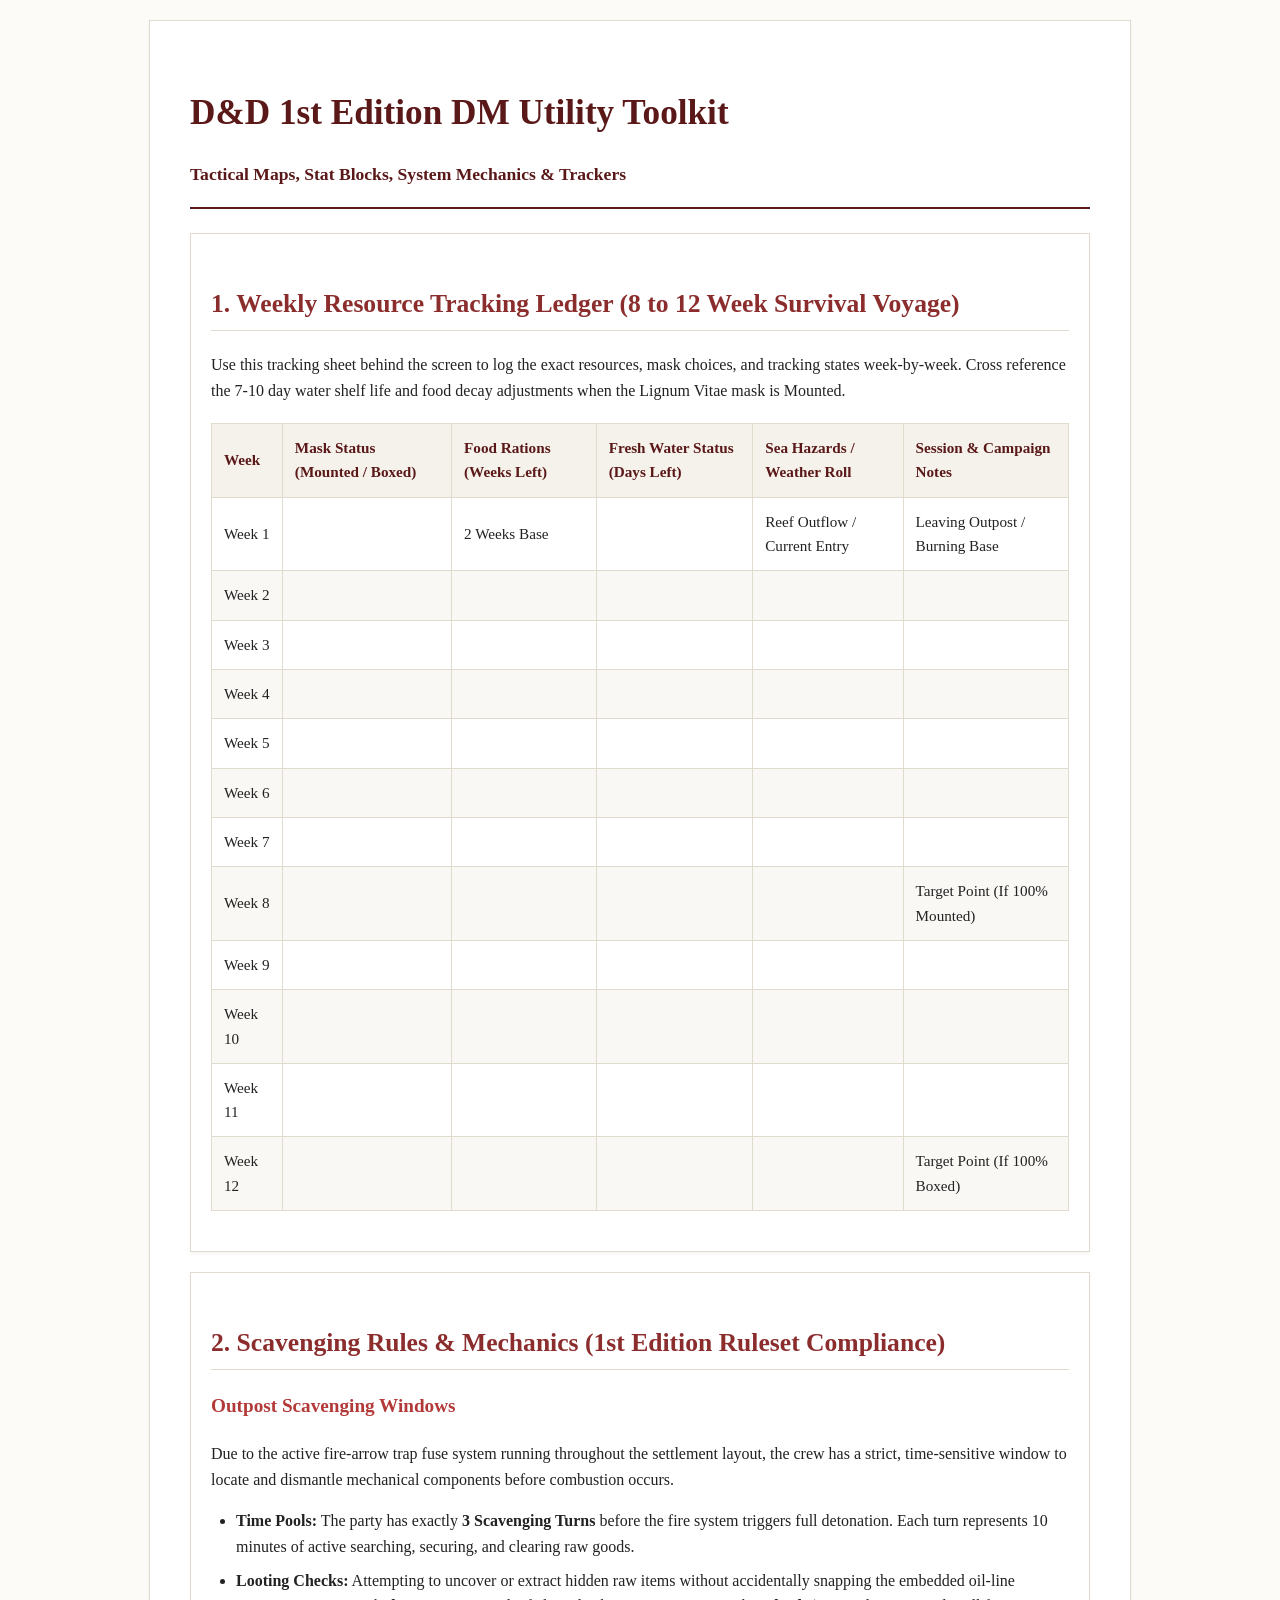
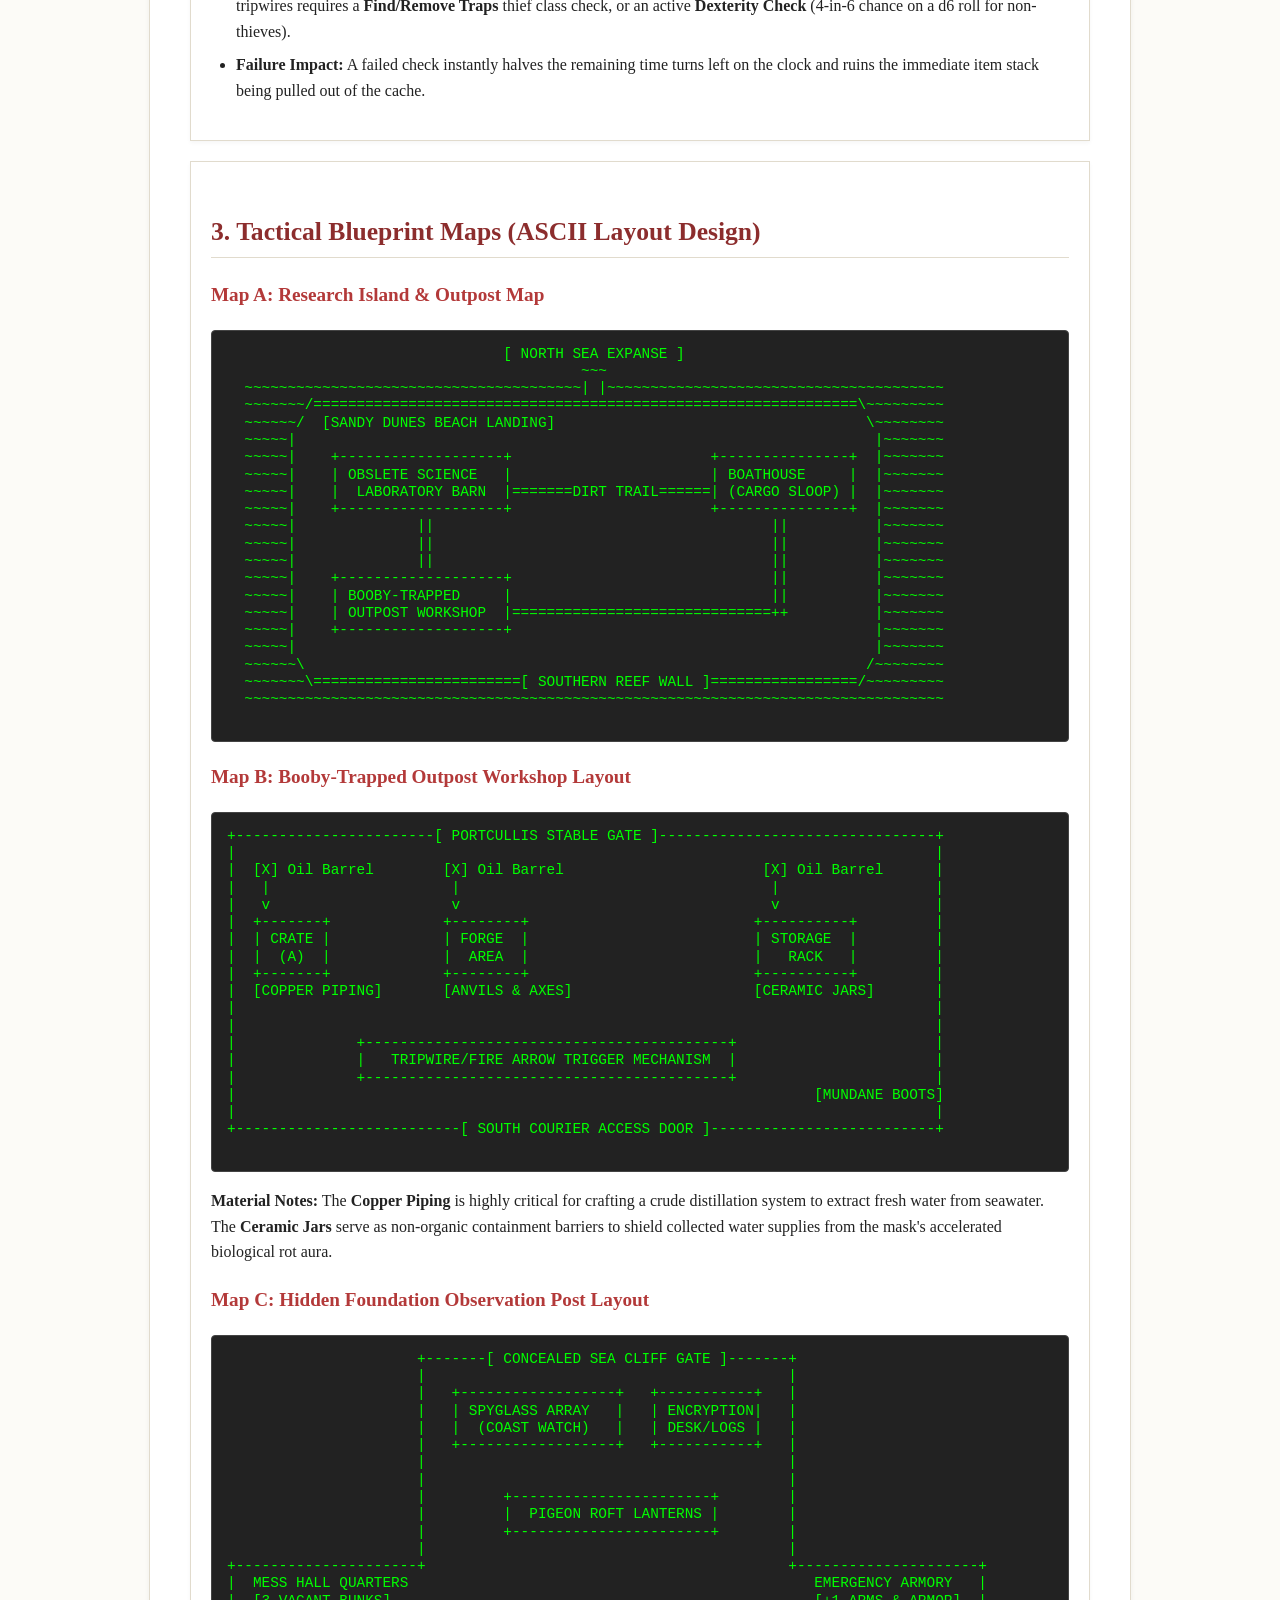
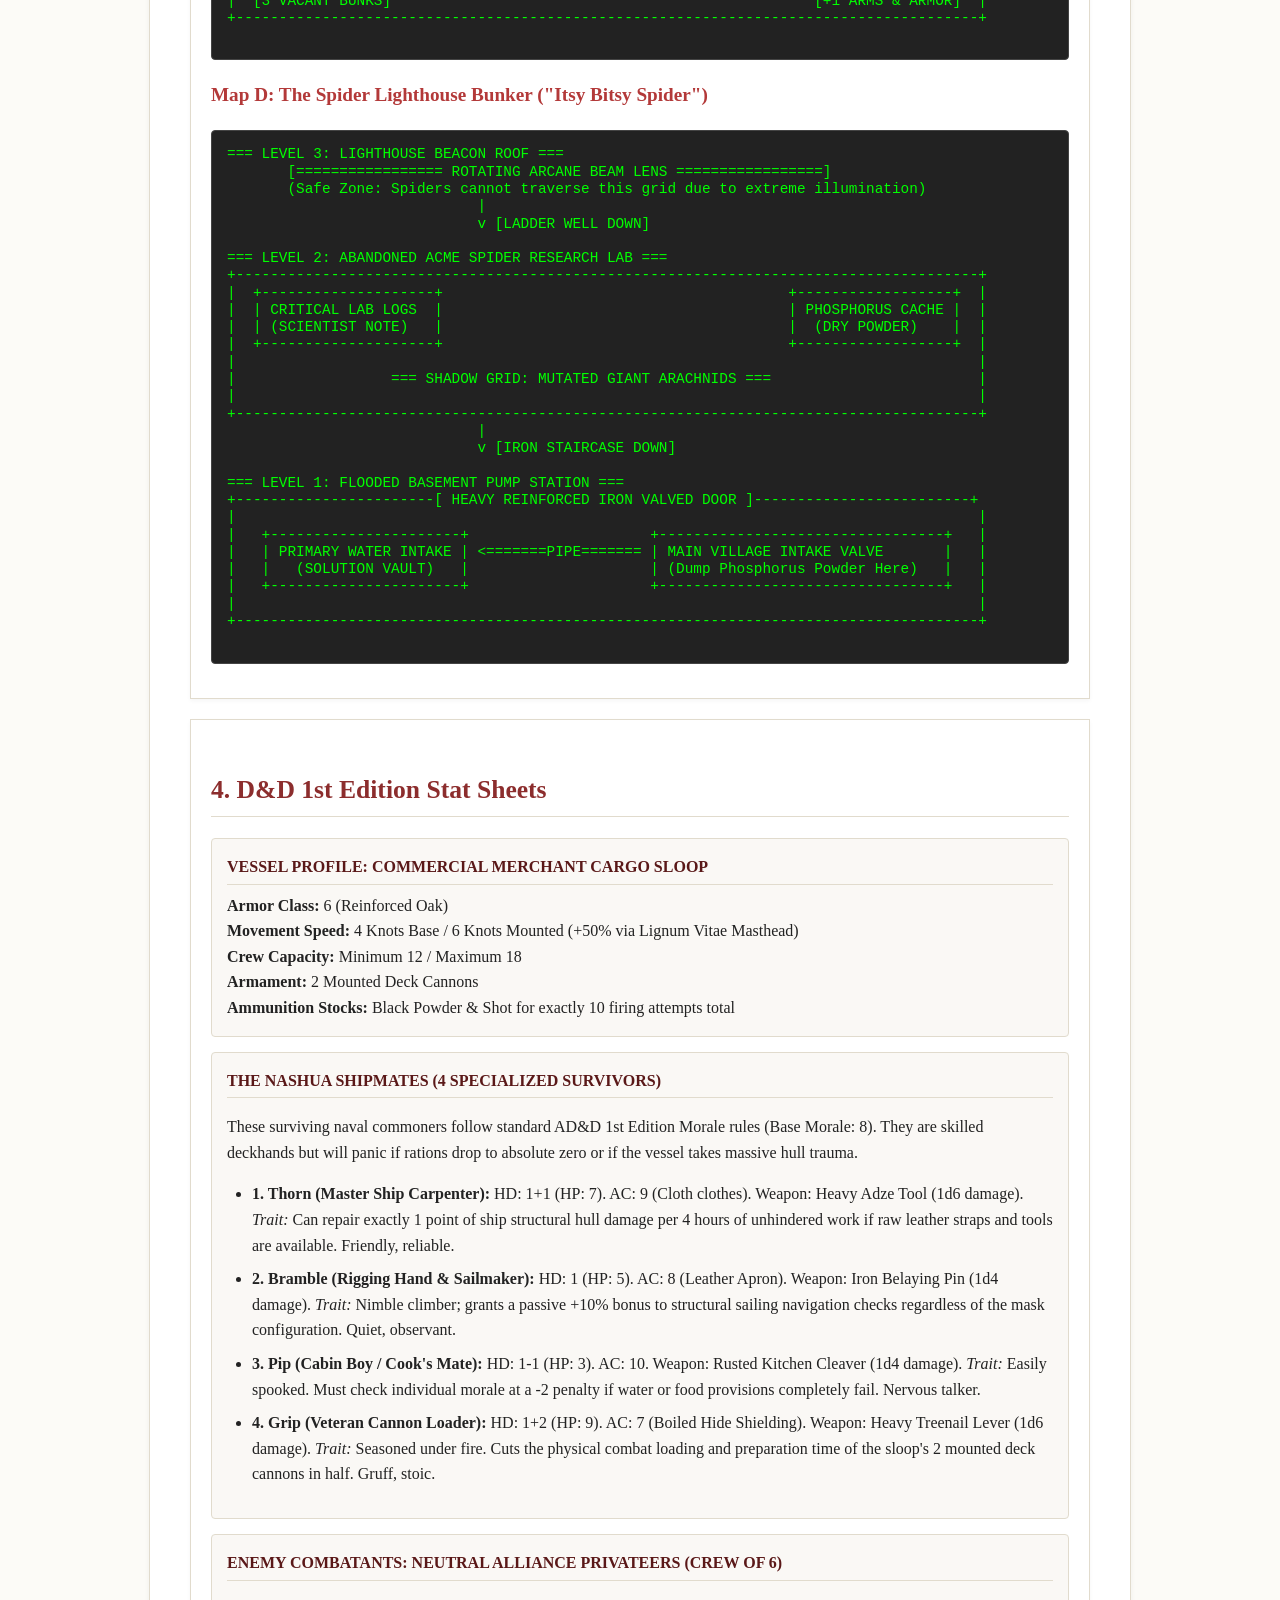
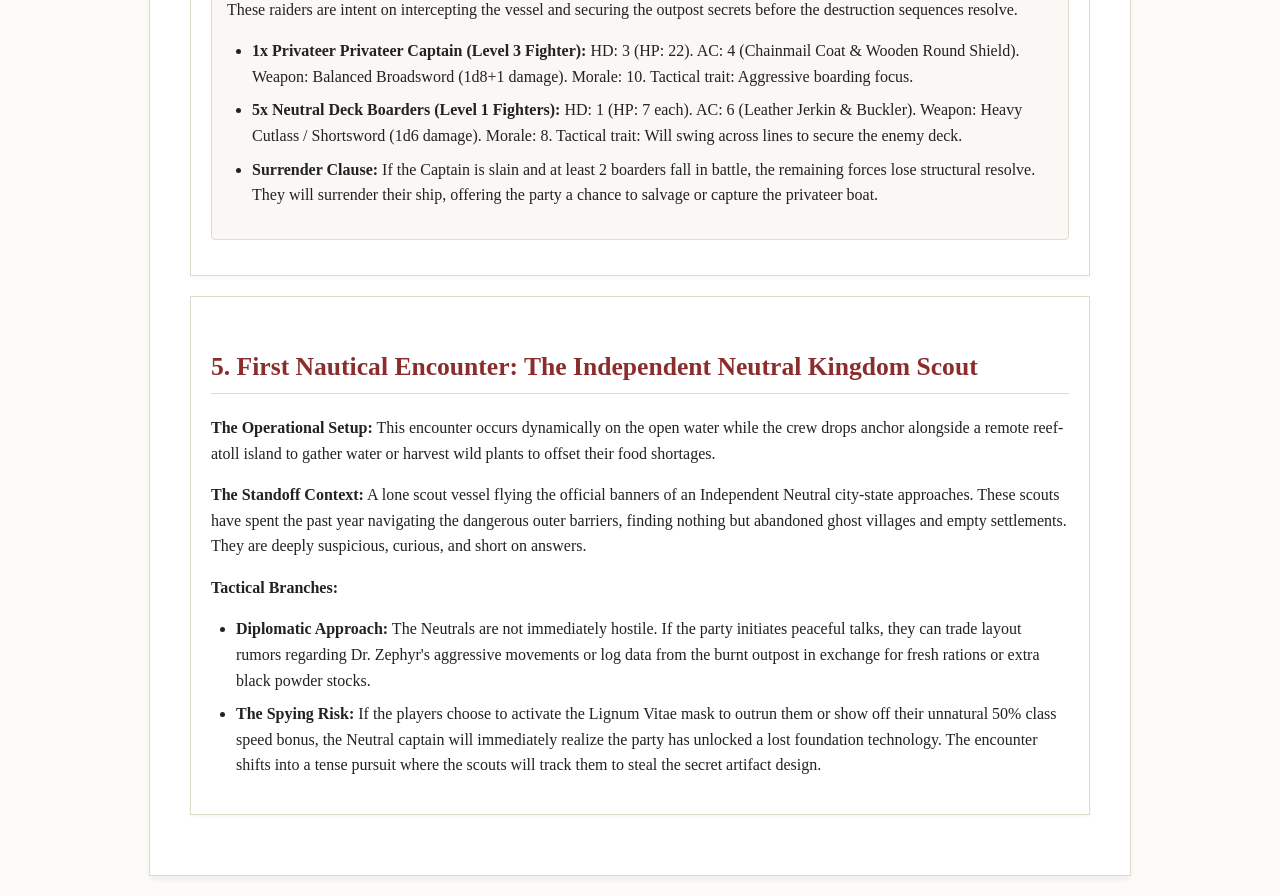
<file: M.PythonFantasy_Chronical_Trav_toolkit.html>
<!DOCTYPE html>
<html lang="en">
<head>
    <meta charset="UTF-8">
    <meta name="viewport" content="width=device-width, initial-scale=1.0">
    <title>D&D 1st Edition DM Utility Toolkit</title>
    <link rel="stylesheet" href="chronicle_styles.css">
</head>
<body>
<div class="container">
    <h1>D&D 1st Edition DM Utility Toolkit<br><small style="font-size: 0.5em;">Tactical Maps, Stat Blocks, System Mechanics & Trackers</small></h1>

    <!-- TRACKING LEDGER -->
    <div class="section">
        <h2>1. Weekly Resource Tracking Ledger (8 to 12 Week Survival Voyage)</h2>
        <p>Use this tracking sheet behind the screen to log the exact resources, mask choices, and tracking states week-by-week. Cross reference the 7-10 day water shelf life and food decay adjustments when the Lignum Vitae mask is Mounted.</p>
        <table>
            <thead>
                <tr>
                    <th>Week</th>
                    <th>Mask Status (Mounted / Boxed)</th>
                    <th>Food Rations (Weeks Left)</th>
                    <th>Fresh Water Status (Days Left)</th>
                    <th>Sea Hazards / Weather Roll</th>
                    <th>Session & Campaign Notes</th>
                </tr>
            </thead>
            <tbody>
                <tr><td>Week 1</td><td></td><td>2 Weeks Base</td><td></td><td>Reef Outflow / Current Entry</td><td>Leaving Outpost / Burning Base</td></tr>
                <tr><td>Week 2</td><td></td><td></td><td></td><td></td><td></td></tr>
                <tr><td>Week 3</td><td></td><td></td><td></td><td></td><td></td></tr>
                <tr><td>Week 4</td><td></td><td></td><td></td><td></td><td></td></tr>
                <tr><td>Week 5</td><td></td><td></td><td></td><td></td><td></td></tr>
                <tr><td>Week 6</td><td></td><td></td><td></td><td></td><td></td></tr>
                <tr><td>Week 7</td><td></td><td></td><td></td><td></td><td></td></tr>
                <tr><td>Week 8</td><td></td><td></td><td></td><td></td><td>Target Point (If 100% Mounted)</td></tr>
                <tr><td>Week 9</td><td></td><td></td><td></td><td></td><td></td></tr>
                <tr><td>Week 10</td><td></td><td></td><td></td><td></td><td></td></tr>
                <tr><td>Week 11</td><td></td><td></td><td></td><td></td><td></td></tr>
                <tr><td>Week 12</td><td></td><td></td><td></td><td></td><td>Target Point (If 100% Boxed)</td></tr>
            </tbody>
        </table>
    </div>

    <!-- SCAVENGING RULES -->
    <div class="section">
        <h2>2. Scavenging Rules & Mechanics (1st Edition Ruleset Compliance)</h2>
        <h3>Outpost Scavenging Windows</h3>
        <p>Due to the active fire-arrow trap fuse system running throughout the settlement layout, the crew has a strict, time-sensitive window to locate and dismantle mechanical components before combustion occurs.</p>
        <ul>
            <li><strong>Time Pools:</strong> The party has exactly <strong>3 Scavenging Turns</strong> before the fire system triggers full detonation. Each turn represents 10 minutes of active searching, securing, and clearing raw goods.</li>
            <li><strong>Looting Checks:</strong> Attempting to uncover or extract hidden raw items without accidentally snapping the embedded oil-line tripwires requires a <strong>Find/Remove Traps</strong> thief class check, or an active <strong>Dexterity Check</strong> (4-in-6 chance on a d6 roll for non-thieves).</li>
            <li><strong>Failure Impact:</strong> A failed check instantly halves the remaining time turns left on the clock and ruins the immediate item stack being pulled out of the cache.</li>
        </ul>
    </div>

    <!-- TACTICAL BLUEPRINT MAPS -->
    <div class="section">
        <h2>3. Tactical Blueprint Maps (ASCII Layout Design)</h2>
        
        <h3>Map A: Research Island & Outpost Map</h3>
        <pre>
                                [ NORTH SEA EXPANSE ]
                                         ~~~
  ~~~~~~~~~~~~~~~~~~~~~~~~~~~~~~~~~~~~~~~| |~~~~~~~~~~~~~~~~~~~~~~~~~~~~~~~~~~~~~~~
  ~~~~~~~/===============================================================\~~~~~~~~~
  ~~~~~~/  [SANDY DUNES BEACH LANDING]                                    \~~~~~~~~
  ~~~~~|                                                                   |~~~~~~~
  ~~~~~|    +-------------------+                       +---------------+  |~~~~~~~
  ~~~~~|    | OBSLETE SCIENCE   |                       | BOATHOUSE     |  |~~~~~~~
  ~~~~~|    |  LABORATORY BARN  |=======DIRT TRAIL======| (CARGO SLOOP) |  |~~~~~~~
  ~~~~~|    +-------------------+                       +---------------+  |~~~~~~~
  ~~~~~|              ||                                       ||          |~~~~~~~
  ~~~~~|              ||                                       ||          |~~~~~~~
  ~~~~~|              ||                                       ||          |~~~~~~~
  ~~~~~|    +-------------------+                              ||          |~~~~~~~
  ~~~~~|    | BOOBY-TRAPPED     |                              ||          |~~~~~~~
  ~~~~~|    | OUTPOST WORKSHOP  |==============================++          |~~~~~~~
  ~~~~~|    +-------------------+                                          |~~~~~~~
  ~~~~~|                                                                   |~~~~~~~
  ~~~~~~\                                                                 /~~~~~~~~
  ~~~~~~~\========================[ SOUTHERN REEF WALL ]=================/~~~~~~~~~
  ~~~~~~~~~~~~~~~~~~~~~~~~~~~~~~~~~~~~~~~~~~~~~~~~~~~~~~~~~~~~~~~~~~~~~~~~~~~~~~~~~
        </pre>

        <h3>Map B: Booby-Trapped Outpost Workshop Layout</h3>
        <pre>
+-----------------------[ PORTCULLIS STABLE GATE ]--------------------------------+
|                                                                                 |
|  [X] Oil Barrel        [X] Oil Barrel                       [X] Oil Barrel      |
|   |                     |                                    |                  |
|   v                     v                                    v                  |
|  +-------+             +--------+                          +----------+         |
|  | CRATE |             | FORGE  |                          | STORAGE  |         |
|  |  (A)  |             |  AREA  |                          |   RACK   |         |
|  +-------+             +--------+                          +----------+         |
|  [COPPER PIPING]       [ANVILS & AXES]                     [CERAMIC JARS]       |
|                                                                                 |
|                                                                                 |
|              +------------------------------------------+                       |
|              |   TRIPWIRE/FIRE ARROW TRIGGER MECHANISM  |                       |
|              +------------------------------------------+                       |
|                                                                   [MUNDANE BOOTS]
|                                                                                 |
+--------------------------[ SOUTH COURIER ACCESS DOOR ]--------------------------+
        </pre>
        <p><strong>Material Notes:</strong> The <strong>Copper Piping</strong> is highly critical for crafting a crude distillation system to extract fresh water from seawater. The <strong>Ceramic Jars</strong> serve as non-organic containment barriers to shield collected water supplies from the mask's accelerated biological rot aura.</p>

        <h3>Map C: Hidden Foundation Observation Post Layout</h3>
        <pre>
                      +-------[ CONCEALED SEA CLIFF GATE ]-------+
                      |                                          |
                      |   +------------------+   +-----------+   |
                      |   | SPYGLASS ARRAY   |   | ENCRYPTION|   |
                      |   |  (COAST WATCH)   |   | DESK/LOGS |   |
                      |   +------------------+   +-----------+   |
                      |                                          |
                      |                                          |
                      |         +-----------------------+        |
                      |         |  PIGEON ROFT LANTERNS |        |
                      |         +-----------------------+        |
                      |                                          |
+---------------------+                                          +---------------------+
|  MESS HALL QUARTERS                                               EMERGENCY ARMORY   |
|  [3 VACANT BUNKS]                                                 [+1 ARMS & ARMOR]  |
+--------------------------------------------------------------------------------------+
        </pre>

        <h3>Map D: The Spider Lighthouse Bunker ("Itsy Bitsy Spider")</h3>
        <pre>
=== LEVEL 3: LIGHTHOUSE BEACON ROOF ===
       [================= ROTATING ARCANE BEAM LENS =================]
       (Safe Zone: Spiders cannot traverse this grid due to extreme illumination)
                             |
                             v [LADDER WELL DOWN]

=== LEVEL 2: ABANDONED ACME SPIDER RESEARCH LAB ===
+--------------------------------------------------------------------------------------+
|  +--------------------+                                        +------------------+  |
|  | CRITICAL LAB LOGS  |                                        | PHOSPHORUS CACHE |  |
|  | (SCIENTIST NOTE)   |                                        |  (DRY POWDER)    |  |
|  +--------------------+                                        +------------------+  |
|                                                                                      |
|                  === SHADOW GRID: MUTATED GIANT ARACHNIDS ===                        |
|                                                                                      |
+--------------------------------------------------------------------------------------+
                             |
                             v [IRON STAIRCASE DOWN]

=== LEVEL 1: FLOODED BASEMENT PUMP STATION ===
+-----------------------[ HEAVY REINFORCED IRON VALVED DOOR ]-------------------------+
|                                                                                      |
|   +----------------------+                     +---------------------------------+   |
|   | PRIMARY WATER INTAKE | <=======PIPE======= | MAIN VILLAGE INTAKE VALVE       |   |
|   |   (SOLUTION VAULT)   |                     | (Dump Phosphorus Powder Here)   |   |
|   +----------------------+                     +---------------------------------+   |
|                                                                                      |
+--------------------------------------------------------------------------------------+
        </pre>
    </div>

    <!-- D&D 1ST EDITION STAT BLOCKS -->
    <div class="section">
        <h2>4. D&D 1st Edition Stat Sheets</h2>
        
        <div class="stat-block">
            <div class="stat-header">Vessel Profile: Commercial Merchant Cargo Sloop</div>
            <strong>Armor Class:</strong> 6 (Reinforced Oak)<br>
            <strong>Movement Speed:</strong> 4 Knots Base / 6 Knots Mounted (+50% via Lignum Vitae Masthead)<br>
            <strong>Crew Capacity:</strong> Minimum 12 / Maximum 18<br>
            <strong>Armament:</strong> 2 Mounted Deck Cannons<br>
            <strong>Ammunition Stocks:</strong> Black Powder & Shot for exactly 10 firing attempts total
        </div>

        <div class="stat-block">
            <div class="stat-header">The Nashua Shipmates (4 Specialized Survivors)</div>
            <p>These surviving naval commoners follow standard AD&D 1st Edition Morale rules (Base Morale: 8). They are skilled deckhands but will panic if rations drop to absolute zero or if the vessel takes massive hull trauma.</p>
            <ul>
                <li><strong>1. Thorn (Master Ship Carpenter):</strong> HD: 1+1 (HP: 7). AC: 9 (Cloth clothes). Weapon: Heavy Adze Tool (1d6 damage). <em>Trait:</em> Can repair exactly 1 point of ship structural hull damage per 4 hours of unhindered work if raw leather straps and tools are available. Friendly, reliable.</li>
                <li><strong>2. Bramble (Rigging Hand & Sailmaker):</strong> HD: 1 (HP: 5). AC: 8 (Leather Apron). Weapon: Iron Belaying Pin (1d4 damage). <em>Trait:</em> Nimble climber; grants a passive +10% bonus to structural sailing navigation checks regardless of the mask configuration. Quiet, observant.</li>
                <li><strong>3. Pip (Cabin Boy / Cook's Mate):</strong> HD: 1-1 (HP: 3). AC: 10. Weapon: Rusted Kitchen Cleaver (1d4 damage). <em>Trait:</em> Easily spooked. Must check individual morale at a -2 penalty if water or food provisions completely fail. Nervous talker.</li>
                <li><strong>4. Grip (Veteran Cannon Loader):</strong> HD: 1+2 (HP: 9). AC: 7 (Boiled Hide Shielding). Weapon: Heavy Treenail Lever (1d6 damage). <em>Trait:</em> Seasoned under fire. Cuts the physical combat loading and preparation time of the sloop's 2 mounted deck cannons in half. Gruff, stoic.</li>
            </ul>
        </div>

        <div class="stat-block">
            <div class="stat-header">Enemy Combatants: Neutral Alliance Privateers (Crew of 6)</div>
            <p>These raiders are intent on intercepting the vessel and securing the outpost secrets before the destruction sequences resolve.</p>
            <ul>
                <li><strong>1x Privateer Privateer Captain (Level 3 Fighter):</strong> HD: 3 (HP: 22). AC: 4 (Chainmail Coat & Wooden Round Shield). Weapon: Balanced Broadsword (1d8+1 damage). Morale: 10. Tactical trait: Aggressive boarding focus.</li>
                <li><strong>5x Neutral Deck Boarders (Level 1 Fighters):</strong> HD: 1 (HP: 7 each). AC: 6 (Leather Jerkin & Buckler). Weapon: Heavy Cutlass / Shortsword (1d6 damage). Morale: 8. Tactical trait: Will swing across lines to secure the enemy deck.</li>
                <li><strong>Surrender Clause:</strong> If the Captain is slain and at least 2 boarders fall in battle, the remaining forces lose structural resolve. They will surrender their ship, offering the party a chance to salvage or capture the privateer boat.</li>
            </ul>
        </div>
    </div>

    <!-- ENCOUNTER DESIGN -->
    <div class="section">
        <h2>5. First Nautical Encounter: The Independent Neutral Kingdom Scout</h2>
        <p><strong>The Operational Setup:</strong> This encounter occurs dynamically on the open water while the crew drops anchor alongside a remote reef-atoll island to gather water or harvest wild plants to offset their food shortages.</p>
        <p><strong>The Standoff Context:</strong> A lone scout vessel flying the official banners of an Independent Neutral city-state approaches. These scouts have spent the past year navigating the dangerous outer barriers, finding nothing but abandoned ghost villages and empty settlements. They are deeply suspicious, curious, and short on answers.</p>
        <p><strong>Tactical Branches:</strong>
            <ul>
                <li><strong>Diplomatic Approach:</strong> The Neutrals are not immediately hostile. If the party initiates peaceful talks, they can trade layout rumors regarding Dr. Zephyr's aggressive movements or log data from the burnt outpost in exchange for fresh rations or extra black powder stocks.</li>
                <li><strong>The Spying Risk:</strong> If the players choose to activate the Lignum Vitae mask to outrun them or show off their unnatural 50% class speed bonus, the Neutral captain will immediately realize the party has unlocked a lost foundation technology. The encounter shifts into a tense pursuit where the scouts will track them to steal the secret artifact design.</li>
            </ul>
        </p>
    </div>

</div>
</body>
</html>
</file>
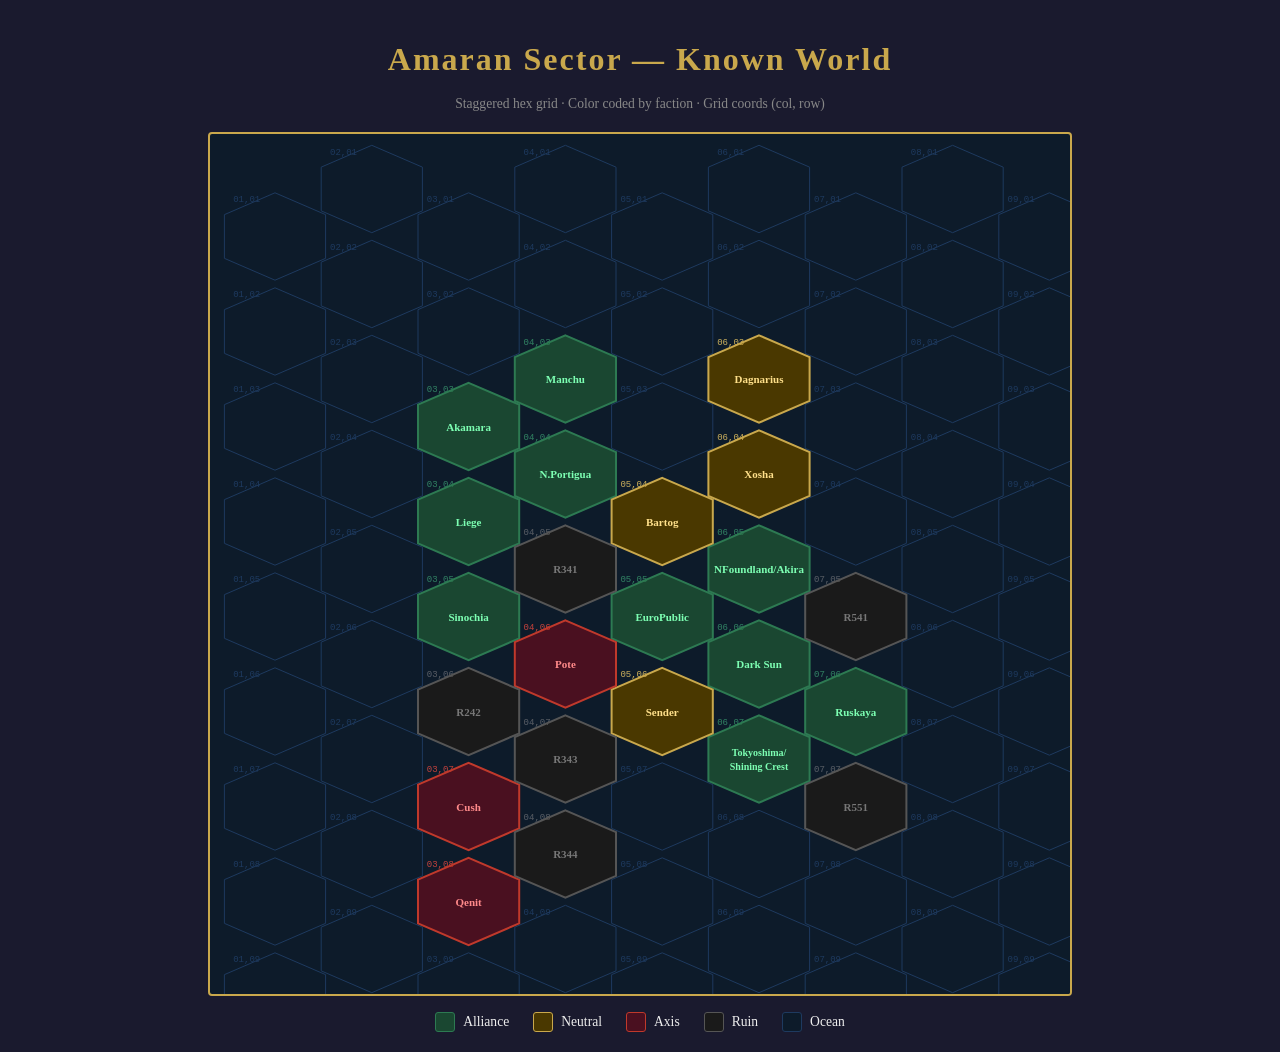
<file: M.PythonFantasy_HexMap.html>
<!DOCTYPE html>
<html lang="en">
<head>
<meta charset="UTF-8">
<title>Amaran Sector — Hex Map</title>
<style>
body{font-family:'Georgia',serif;background:#1a1a2e;color:#eee;margin:0;padding:20px;display:flex;flex-direction:column;align-items:center;}
h1{color:#c9a84c;letter-spacing:2px;margin-bottom:4px;}
p.sub{color:#888;font-size:0.85em;margin-bottom:20px;}
svg{background:#0d1b2a;border:2px solid #c9a84c;border-radius:4px;}
.legend{display:flex;gap:24px;margin-top:16px;flex-wrap:wrap;justify-content:center;}
.leg{display:flex;align-items:center;gap:8px;font-size:0.85em;}
.swatch{width:18px;height:18px;border-radius:3px;border:1px solid #555;}
</style>
</head>
<body>
<h1>Amaran Sector — Known World</h1>
<p class="sub">Staggered hex grid · Color coded by faction · Grid coords (col, row)</p>

<svg id="map" width="860" height="860" xmlns="http://www.w3.org/2000/svg"></svg>

<div class="legend">
  <div class="leg"><div class="swatch" style="background:#1a4731;border-color:#2d7a52;"></div>Alliance</div>
  <div class="leg"><div class="swatch" style="background:#4a3800;border-color:#c9a84c;"></div>Neutral</div>
  <div class="leg"><div class="swatch" style="background:#4a1020;border-color:#c0392b;"></div>Axis</div>
  <div class="leg"><div class="swatch" style="background:#1a1a1a;border-color:#555;"></div>Ruin</div>
  <div class="leg"><div class="swatch" style="background:#0d1b2a;border-color:#1e3a5f;"></div>Ocean</div>
</div>

<script>
const HEX_W = 110;
const HEX_H = 95;
const OFFSET_X = 65;
const OFFSET_Y = 55;
const COLS = 9;
const ROWS = 10;

function hexCenter(col, row) {
  const x = OFFSET_X + (col - 1) * HEX_W * 0.88;
  const y = OFFSET_Y + (row - 1) * HEX_H + (col % 2 === 1 ? HEX_H / 2 : 0);
  return { x, y };
}

function hexPoints(cx, cy, w, h) {
  const rx = w / 2;
  const ry = h / 2;
  return [
    [cx,      cy - ry],
    [cx + rx, cy - ry * 0.5],
    [cx + rx, cy + ry * 0.5],
    [cx,      cy + ry],
    [cx - rx, cy + ry * 0.5],
    [cx - rx, cy - ry * 0.5],
  ].map(p => p.join(',')).join(' ');
}

const colors = {
  al: { fill:"#1a4731", stroke:"#2d7a52", text:"#7dffb3" },
  ne: { fill:"#4a3800", stroke:"#c9a84c", text:"#ffe08a" },
  ax: { fill:"#4a1020", stroke:"#c0392b", text:"#ff8a8a" },
  ru: { fill:"#1a1a1a", stroke:"#555555", text:"#777777" },
  oc: { fill:"#0d1b2a", stroke:"#1e3a5f", text:"#1e3a5f" },
};

const kingdoms = [
  // Alliance
  { short:"Akamara",        col:3, row:3, faction:"al" },
  { short:"Liege",          col:3, row:4, faction:"al" },
  { short:"Manchu",         col:4, row:3, faction:"al" },
  { short:"Sinochia",       col:3, row:5, faction:"al" },
  { short:"N.Portigua",     col:4, row:4, faction:"al" },
  { short:"NFoundland/Akira",col:6,row:5, faction:"al" },
  { short:"Tokyoshima/\nShining Crest", col:6, row:7, faction:"al" },
  { short:"Dark Sun",       col:6, row:6, faction:"al" },
  { short:"Ruskaya",        col:7, row:6, faction:"al" },
  { short:"EuroPublic",     col:5, row:5, faction:"al" },
  // Neutral
  { short:"Bartog",         col:5, row:4, faction:"ne" },
  { short:"Sender",         col:5, row:6, faction:"ne" },
  { short:"Dagnarius",      col:6, row:3, faction:"ne" },
  { short:"Xosha",          col:6, row:4, faction:"ne" },
  // Axis
  { short:"Cush",           col:3, row:7, faction:"ax" },
  { short:"Pote",           col:4, row:6, faction:"ax" },
  { short:"Qenit",          col:3, row:8, faction:"ax" },
  // Ruins
  { short:"R242",           col:3, row:6, faction:"ru" },
  { short:"R341",           col:4, row:5, faction:"ru" },
  { short:"R343",           col:4, row:7, faction:"ru" },
  { short:"R344",           col:4, row:8, faction:"ru" },
  { short:"R541",           col:7, row:5, faction:"ru" },
  { short:"R551",           col:7, row:7, faction:"ru" },
];

const svg = document.getElementById('map');

// ocean background hexes
for (let c = 1; c <= COLS; c++) {
  for (let r = 1; r <= ROWS; r++) {
    const { x, y } = hexCenter(c, r);
    const poly = document.createElementNS("http://www.w3.org/2000/svg","polygon");
    poly.setAttribute("points", hexPoints(x, y, HEX_W * 0.92, HEX_H * 0.92));
    poly.setAttribute("fill", colors.oc.fill);
    poly.setAttribute("stroke", colors.oc.stroke);
    poly.setAttribute("stroke-width", "1");
    svg.appendChild(poly);

    const lbl = document.createElementNS("http://www.w3.org/2000/svg","text");
    lbl.setAttribute("x", x - HEX_W * 0.38);
    lbl.setAttribute("y", y - HEX_H * 0.36);
    lbl.setAttribute("font-size", "9");
    lbl.setAttribute("fill", "#1e3a5f");
    lbl.setAttribute("font-family", "monospace");
    lbl.textContent = `${String(c).padStart(2,'0')},${String(r).padStart(2,'0')}`;
    svg.appendChild(lbl);
  }
}

// kingdom and ruin hexes
kingdoms.forEach(k => {
  const { x, y } = hexCenter(k.col, k.row);
  const c = colors[k.faction];

  const poly = document.createElementNS("http://www.w3.org/2000/svg","polygon");
  poly.setAttribute("points", hexPoints(x, y, HEX_W * 0.92, HEX_H * 0.92));
  poly.setAttribute("fill", c.fill);
  poly.setAttribute("stroke", c.stroke);
  poly.setAttribute("stroke-width", "2");
  svg.appendChild(poly);

  // grid coord
  const coord = document.createElementNS("http://www.w3.org/2000/svg","text");
  coord.setAttribute("x", x - HEX_W * 0.38);
  coord.setAttribute("y", y - HEX_H * 0.36);
  coord.setAttribute("font-size", "9");
  coord.setAttribute("fill", c.stroke);
  coord.setAttribute("font-family", "monospace");
  coord.textContent = `${String(k.col).padStart(2,'0')},${String(k.row).padStart(2,'0')}`;
  svg.appendChild(coord);

  // name — handle \n as two lines
  const lines = k.short.split('\n');
  lines.forEach((line, i) => {
    const t = document.createElementNS("http://www.w3.org/2000/svg","text");
    const lineOffset = (i - (lines.length - 1) / 2) * 14;
    t.setAttribute("x", x);
    t.setAttribute("y", y + 4 + lineOffset);
    t.setAttribute("text-anchor", "middle");
    t.setAttribute("font-size", lines.length > 1 ? "10" : "11");
    t.setAttribute("font-weight", "bold");
    t.setAttribute("fill", c.text);
    t.setAttribute("font-family", "Georgia, serif");
    t.textContent = line;
    svg.appendChild(t);
  });
});
</script>
</body>
</html>
</file>
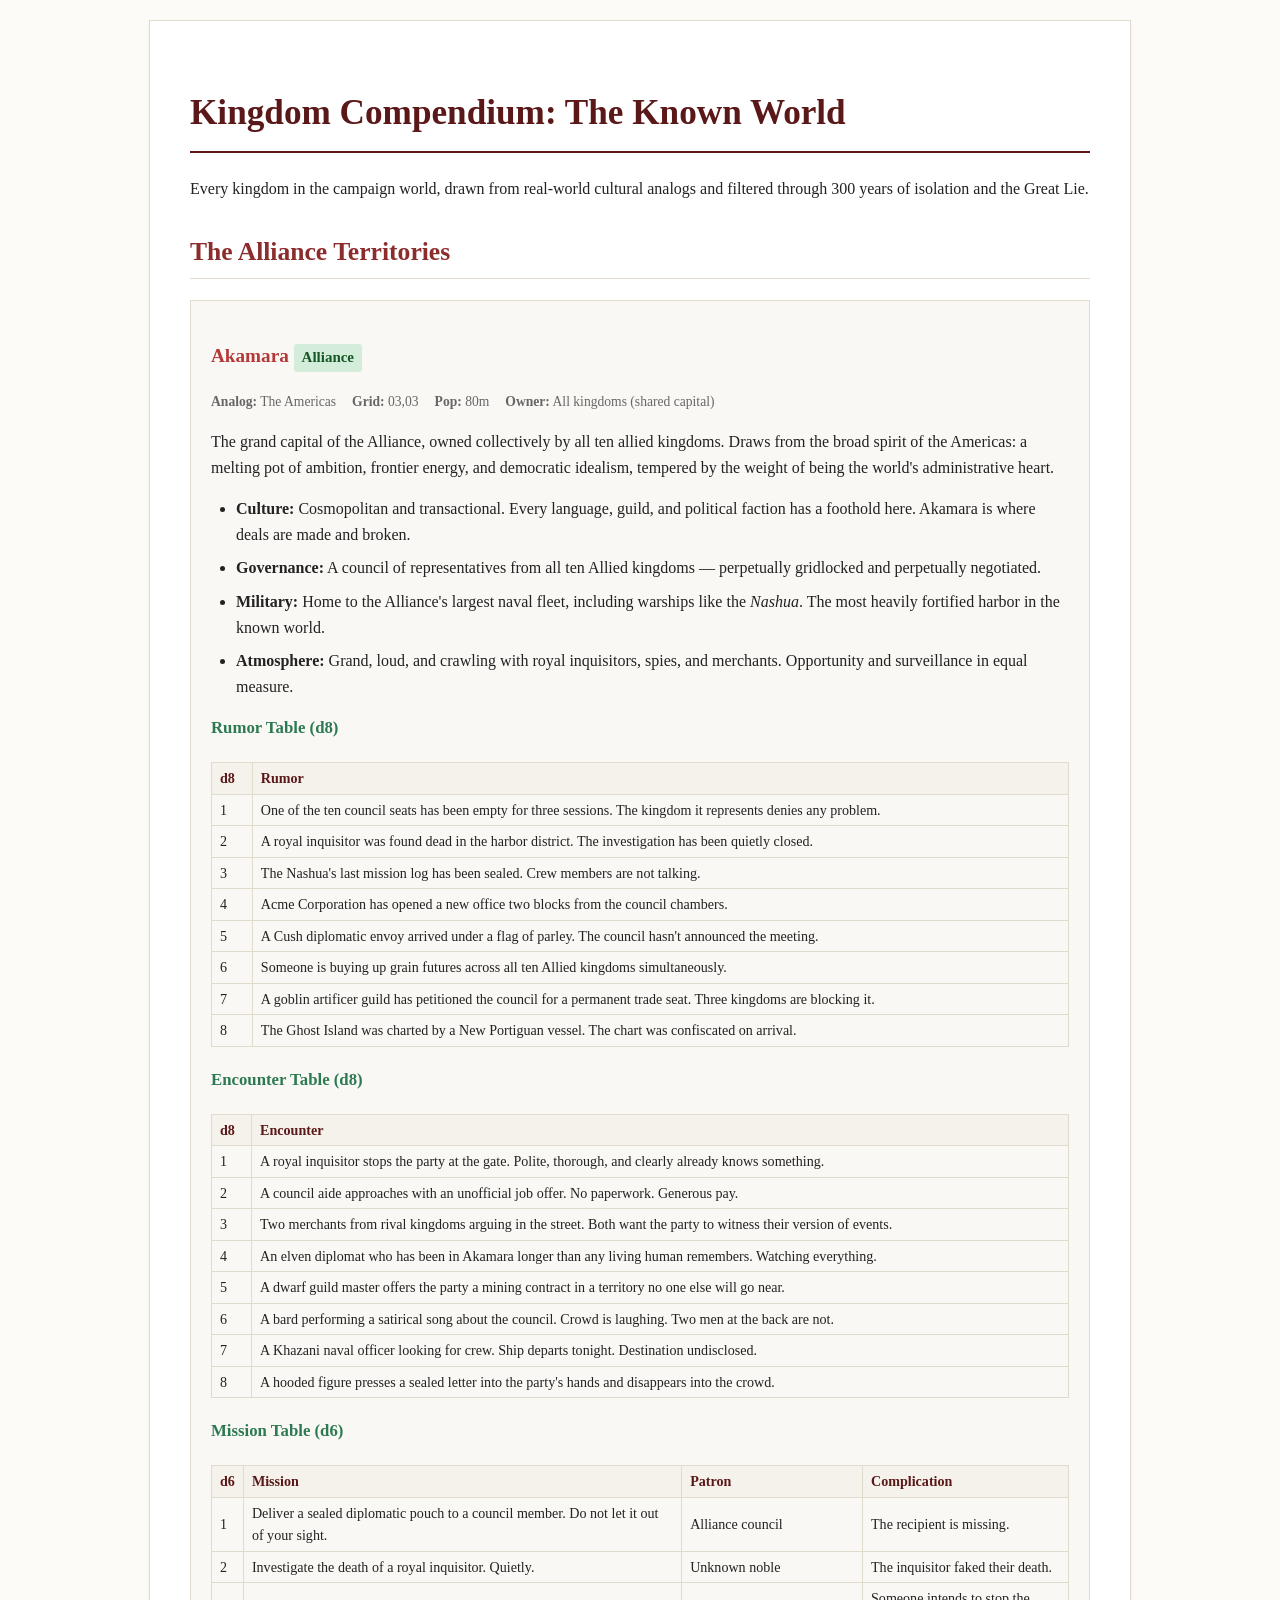
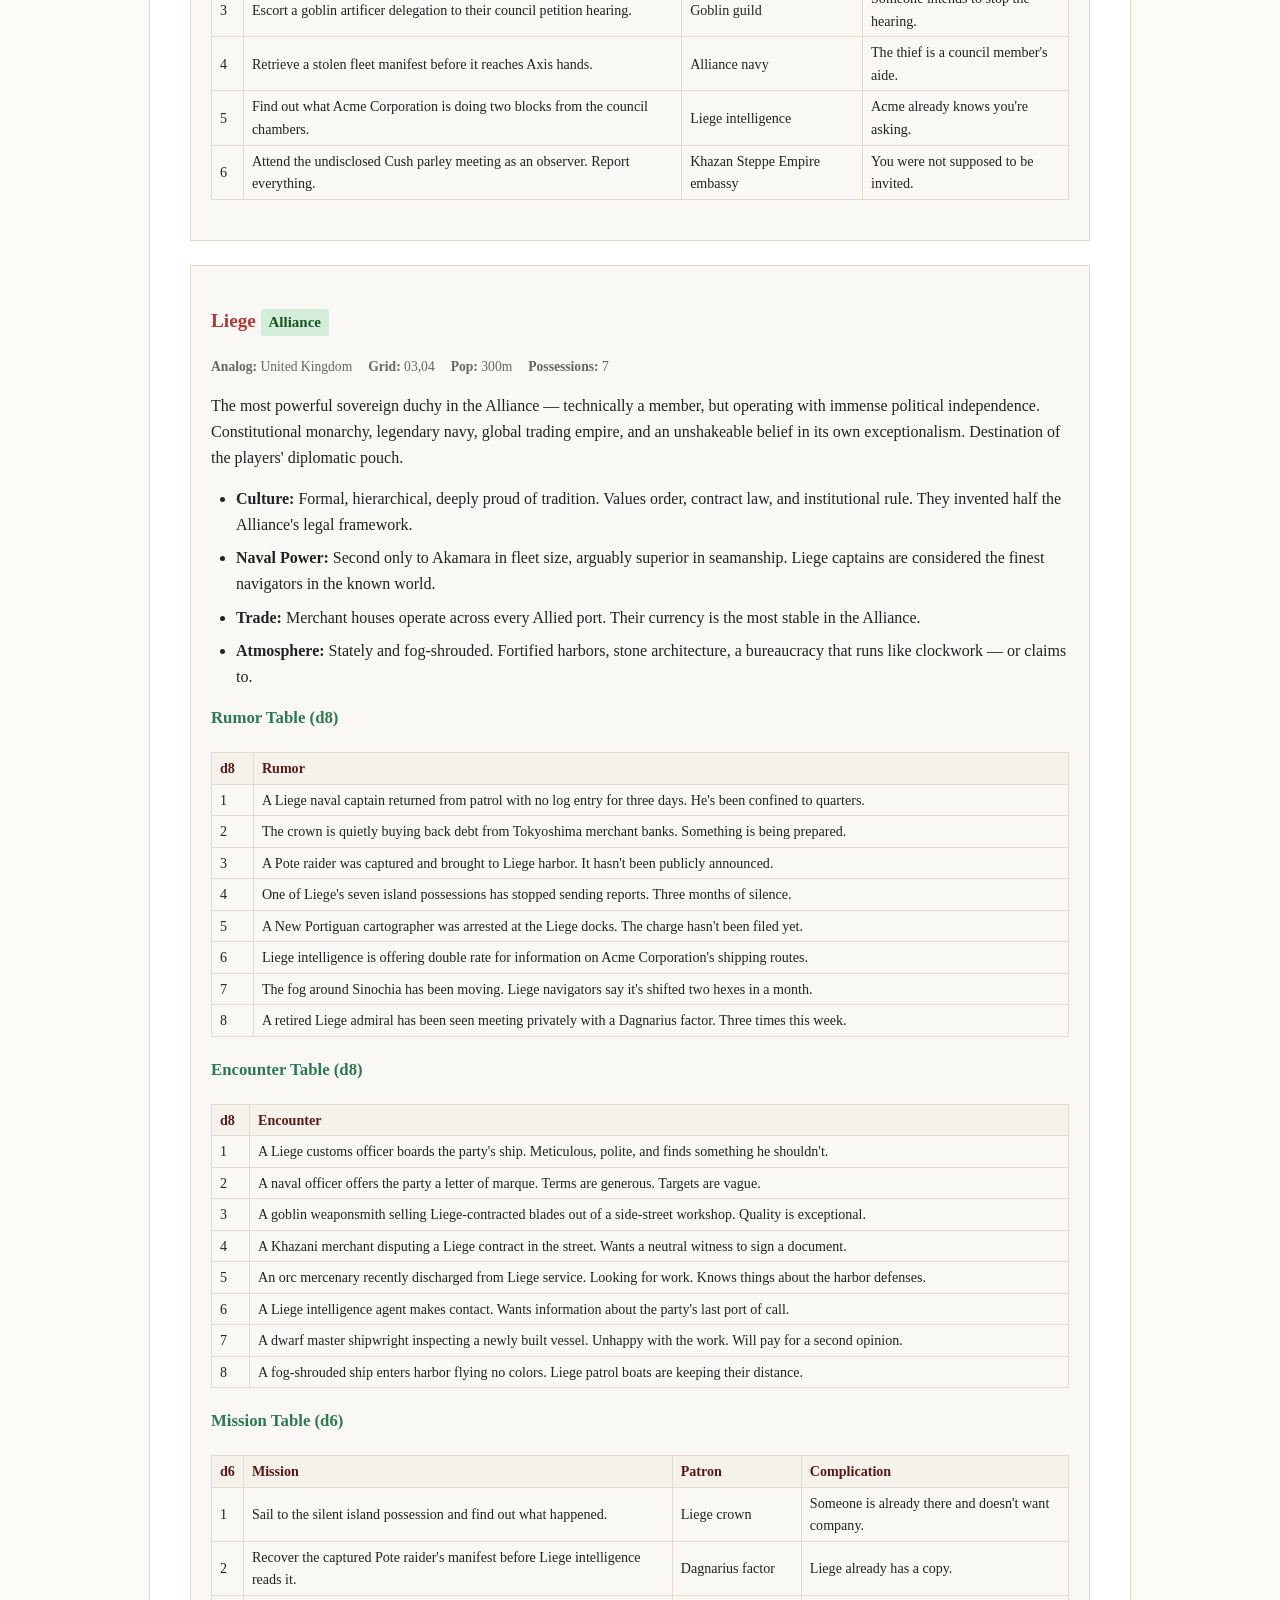
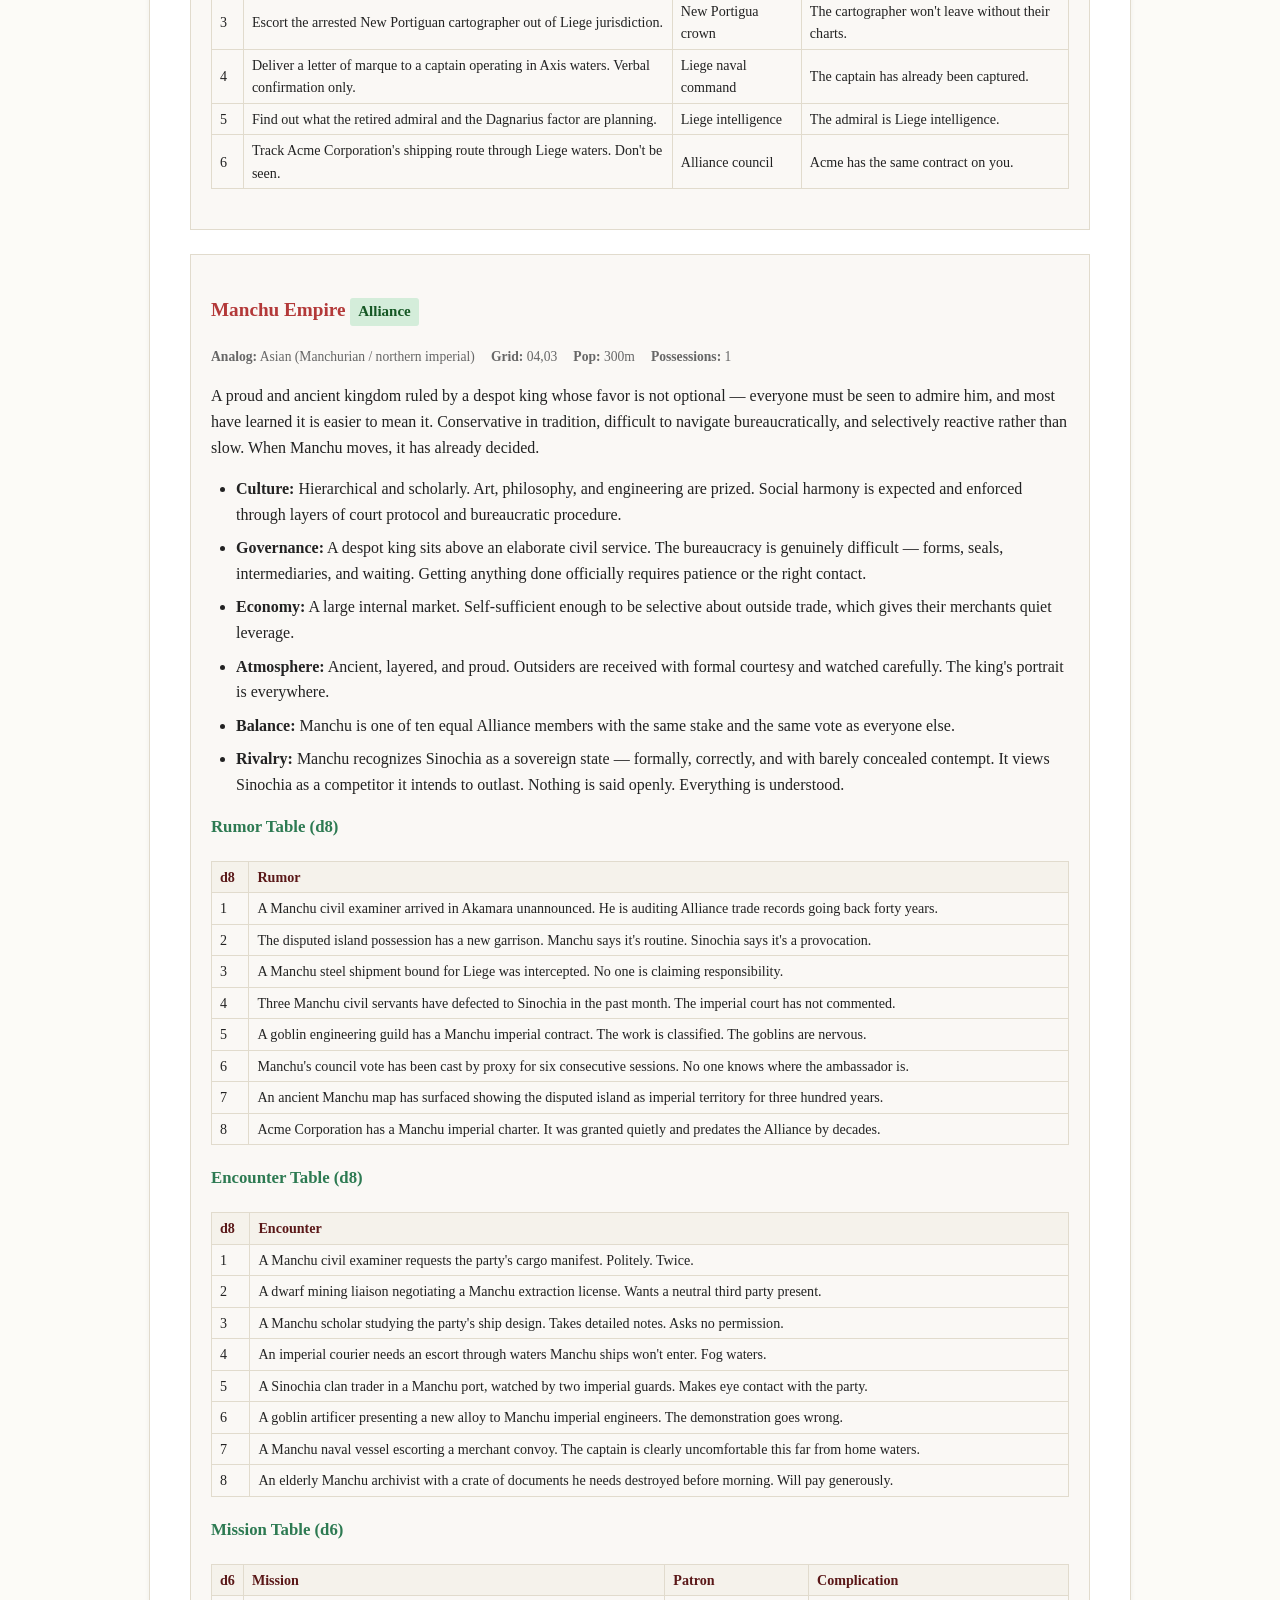
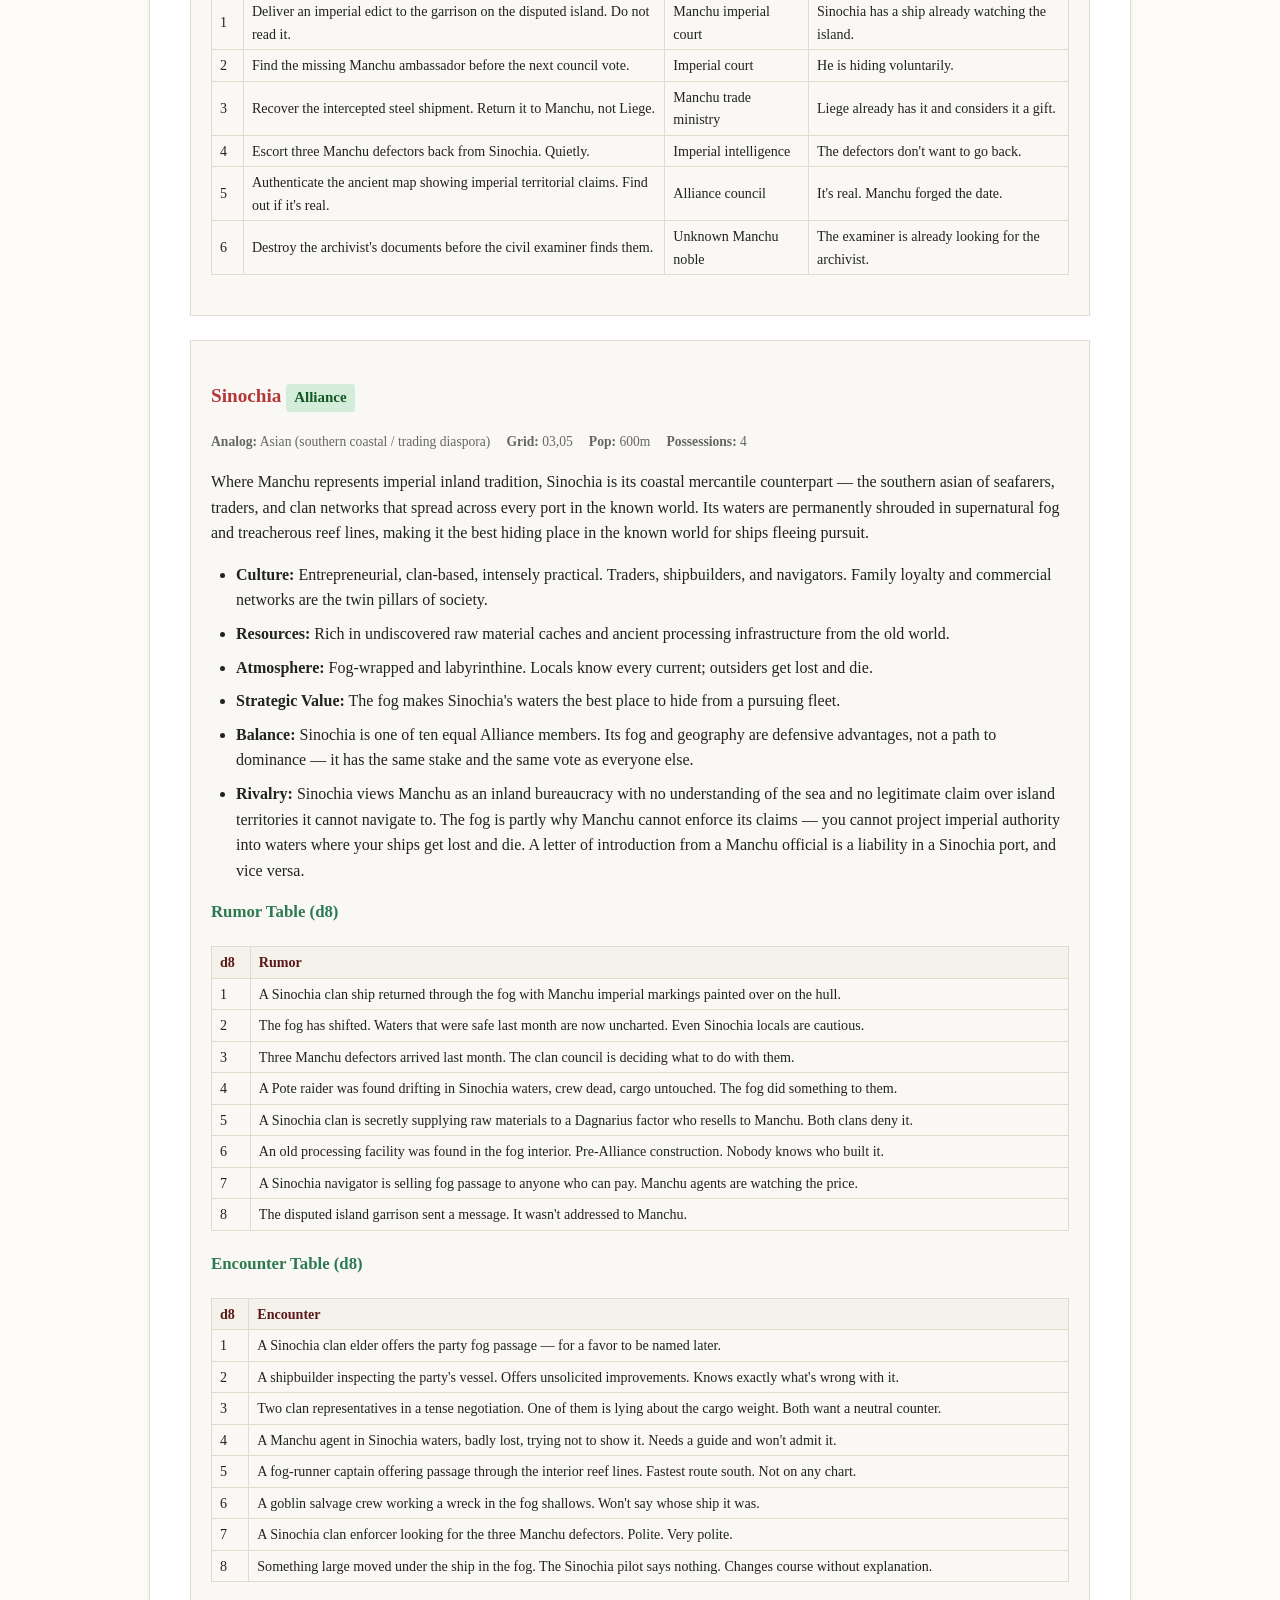
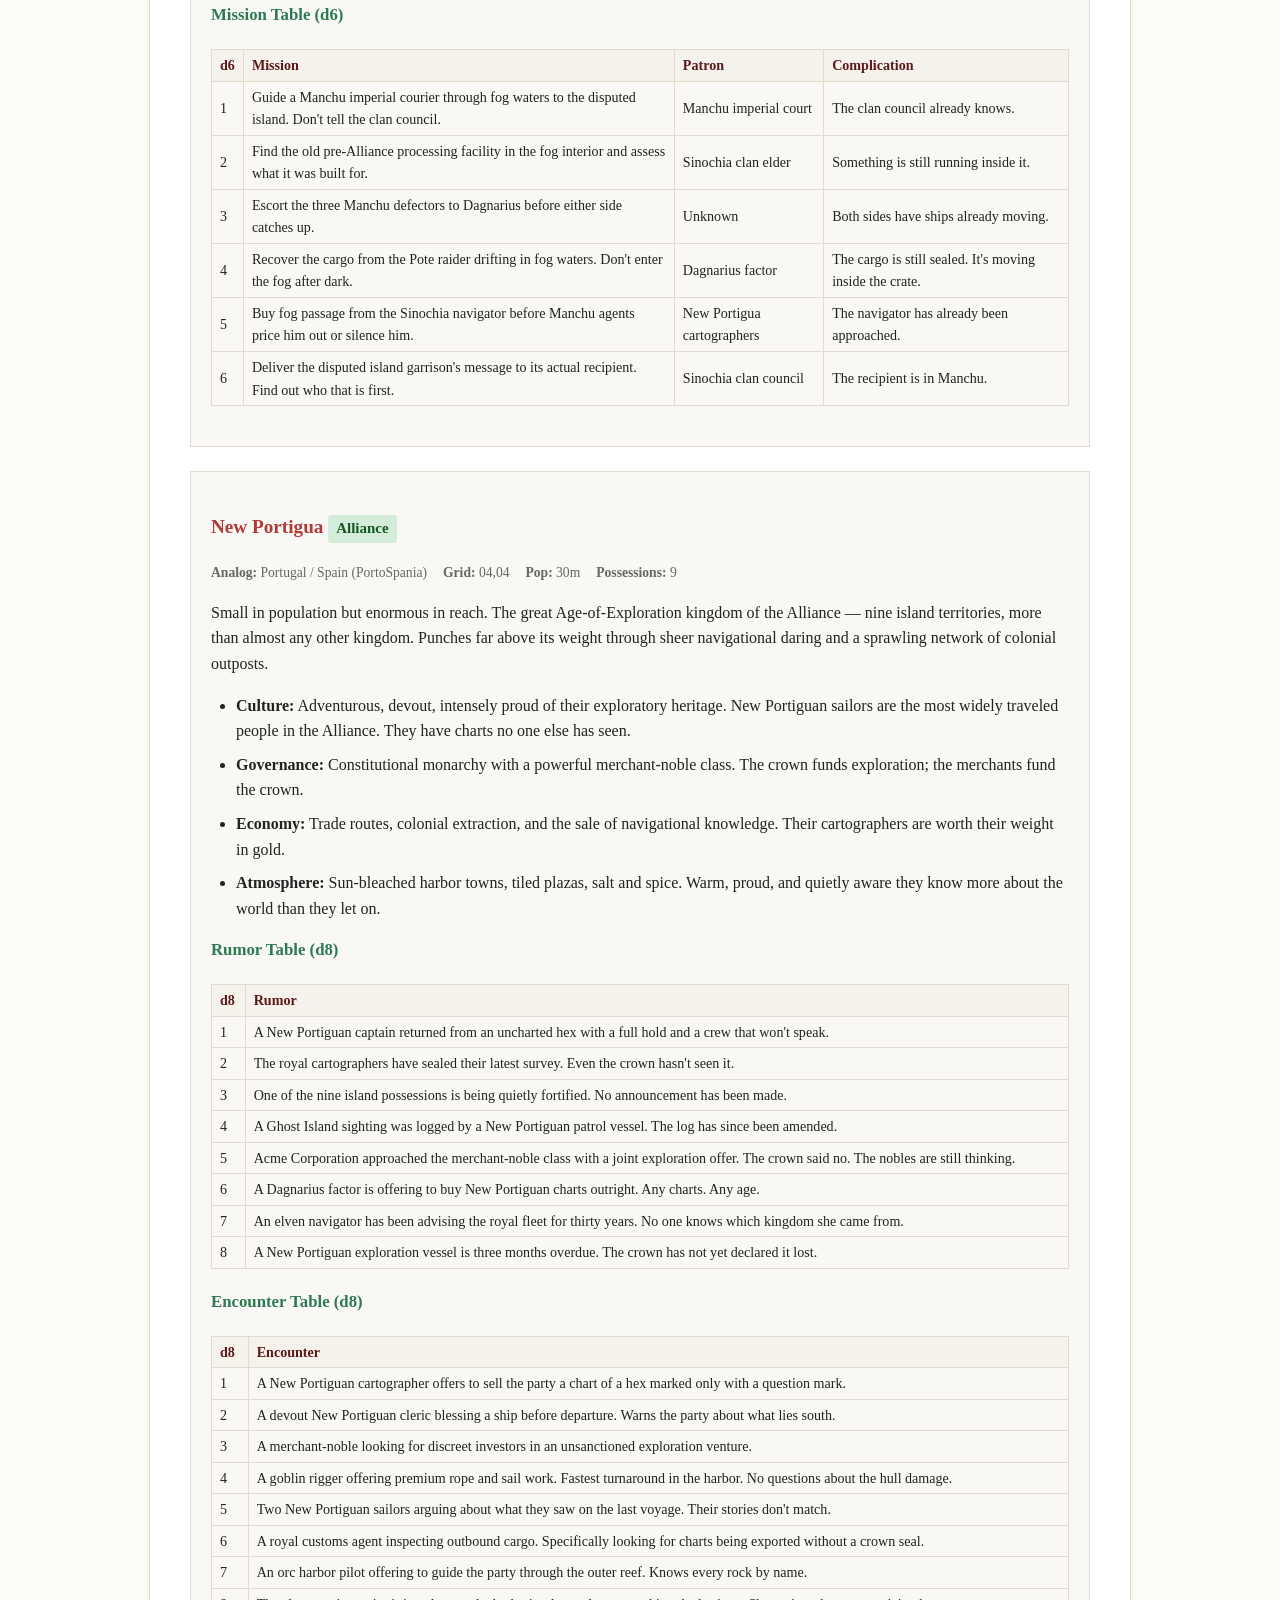
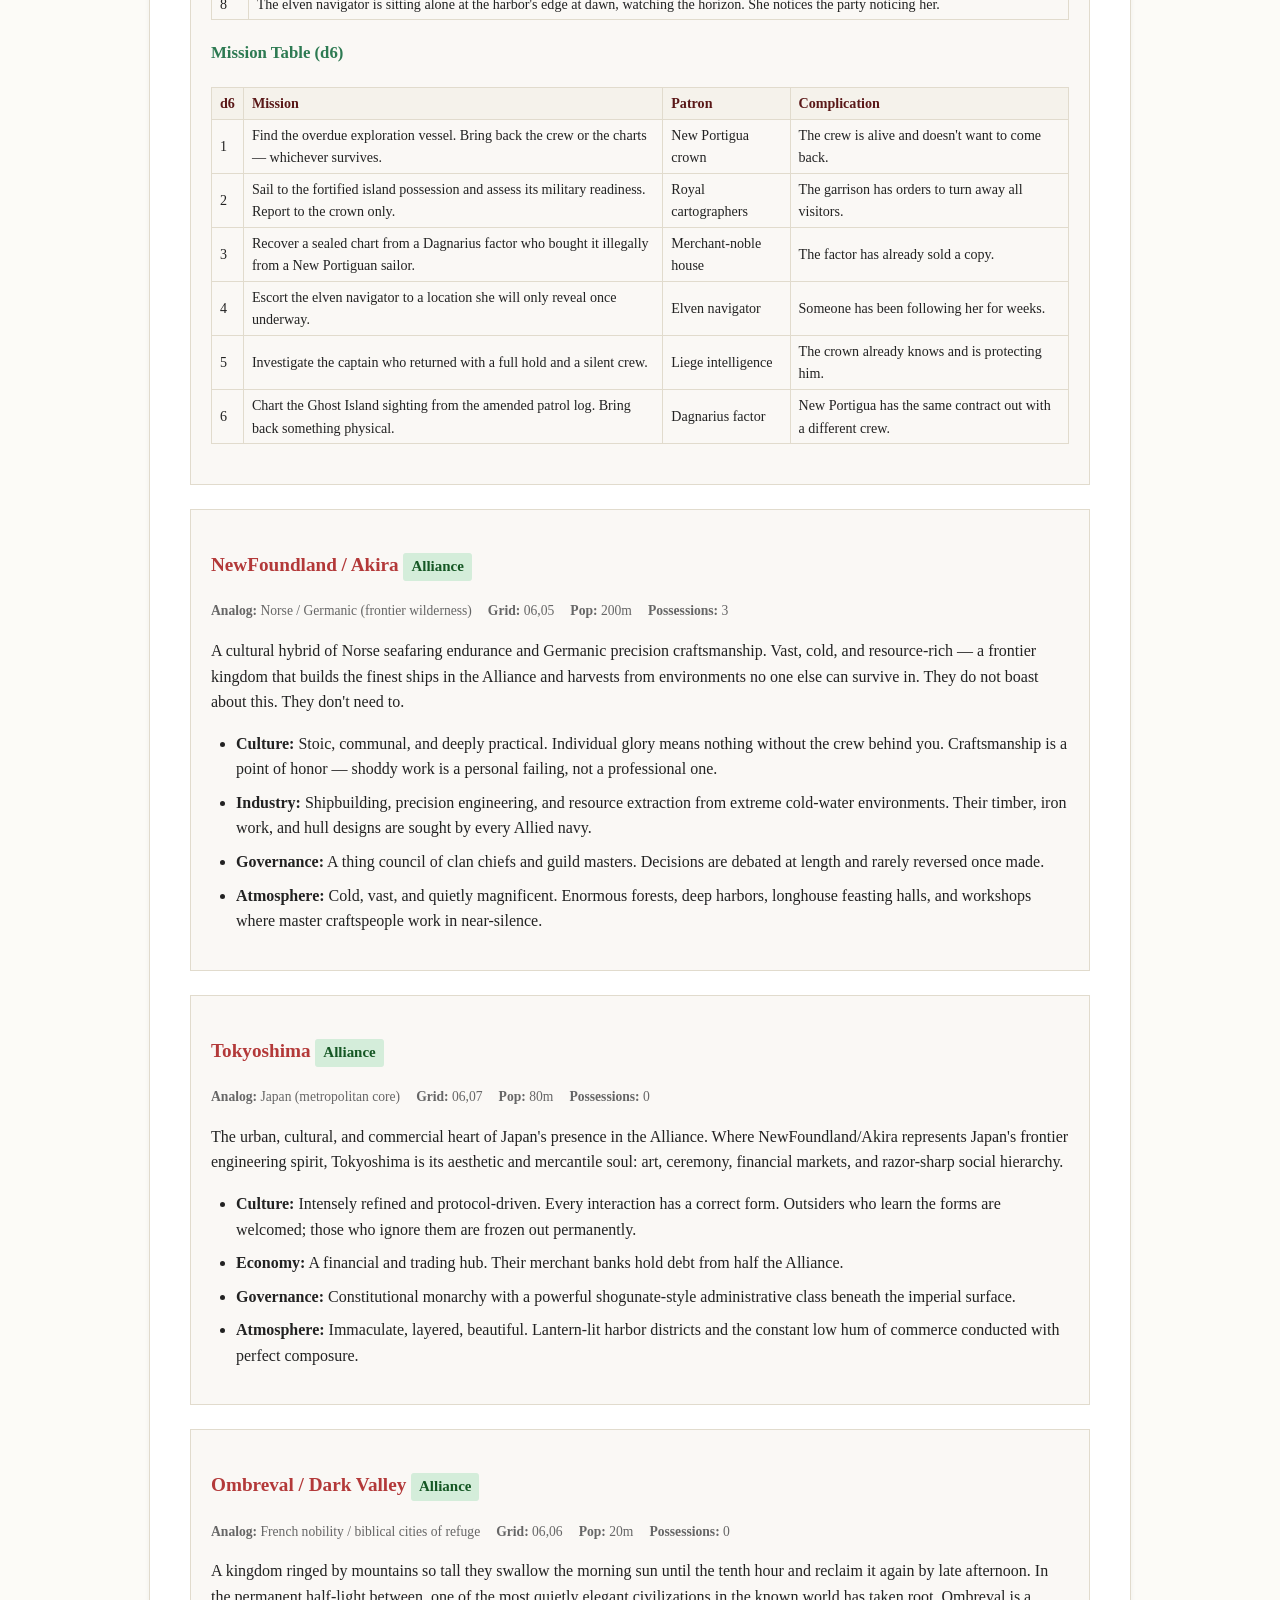
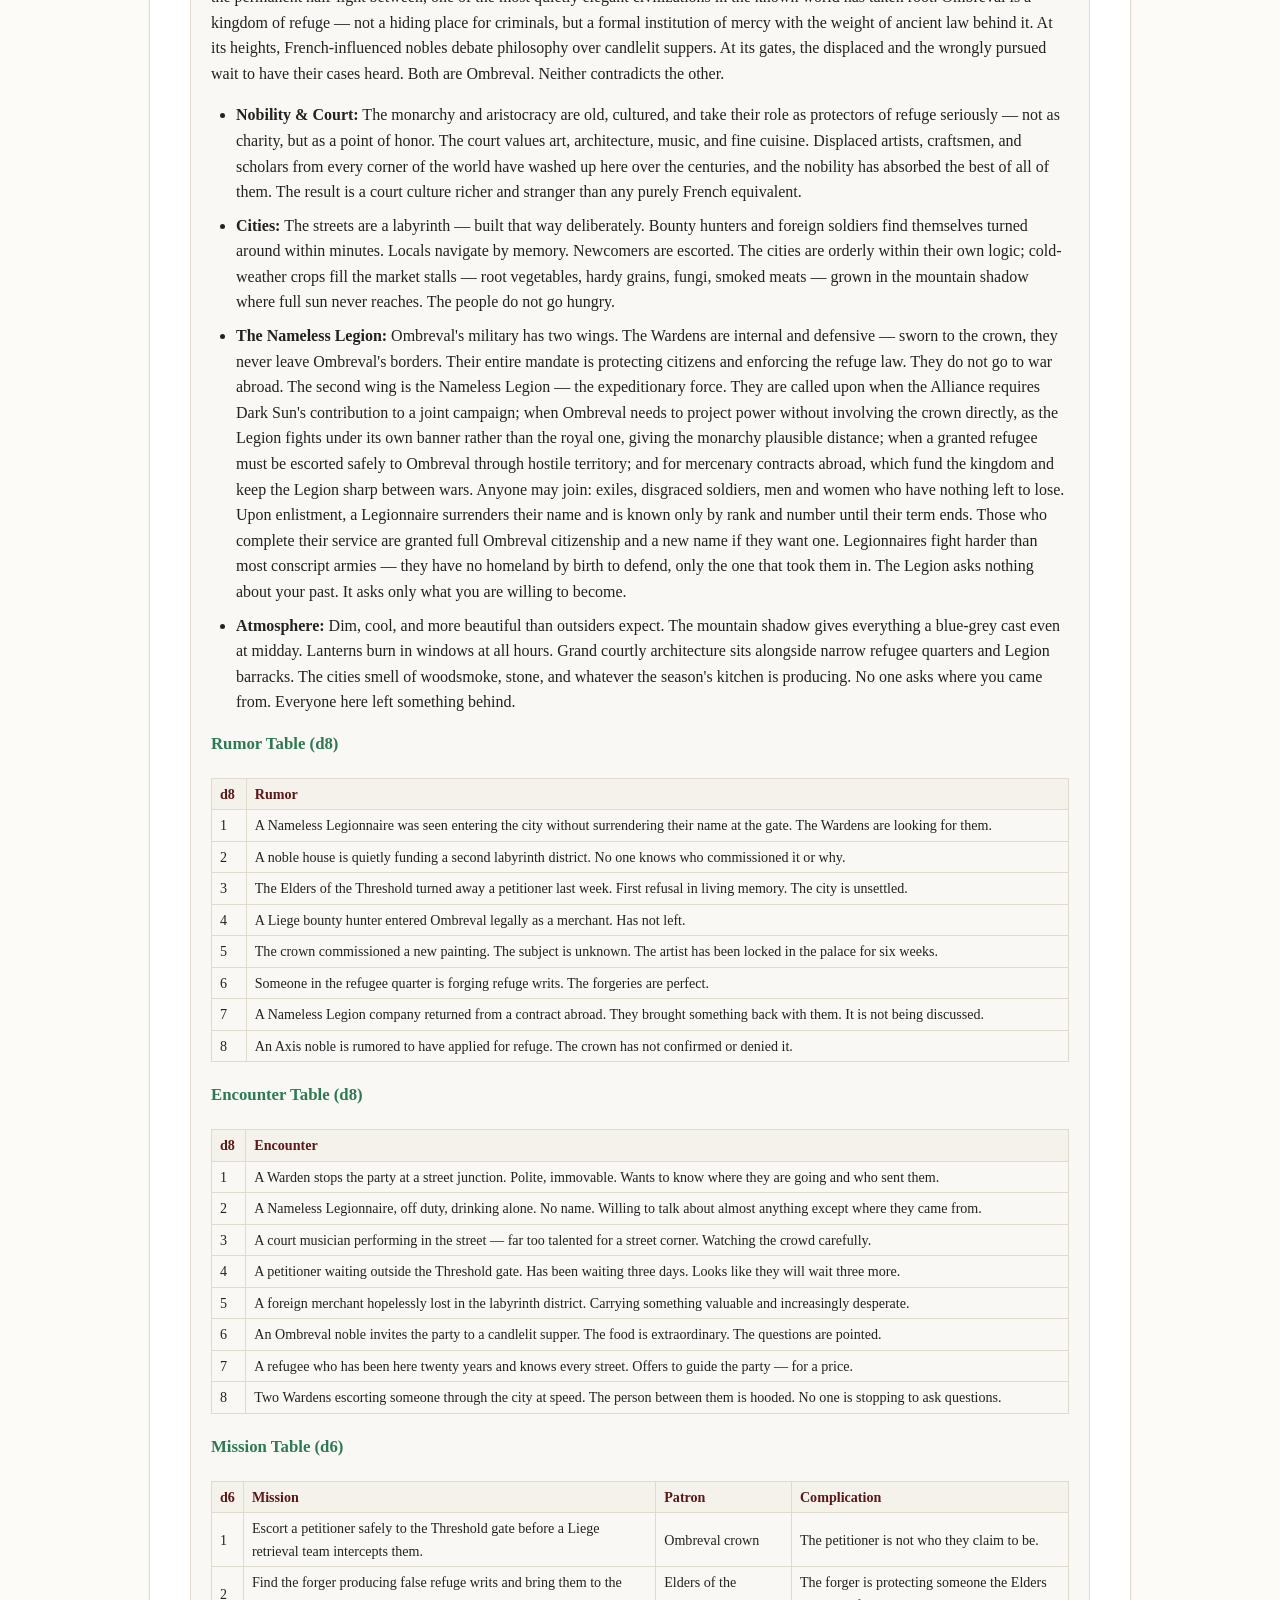
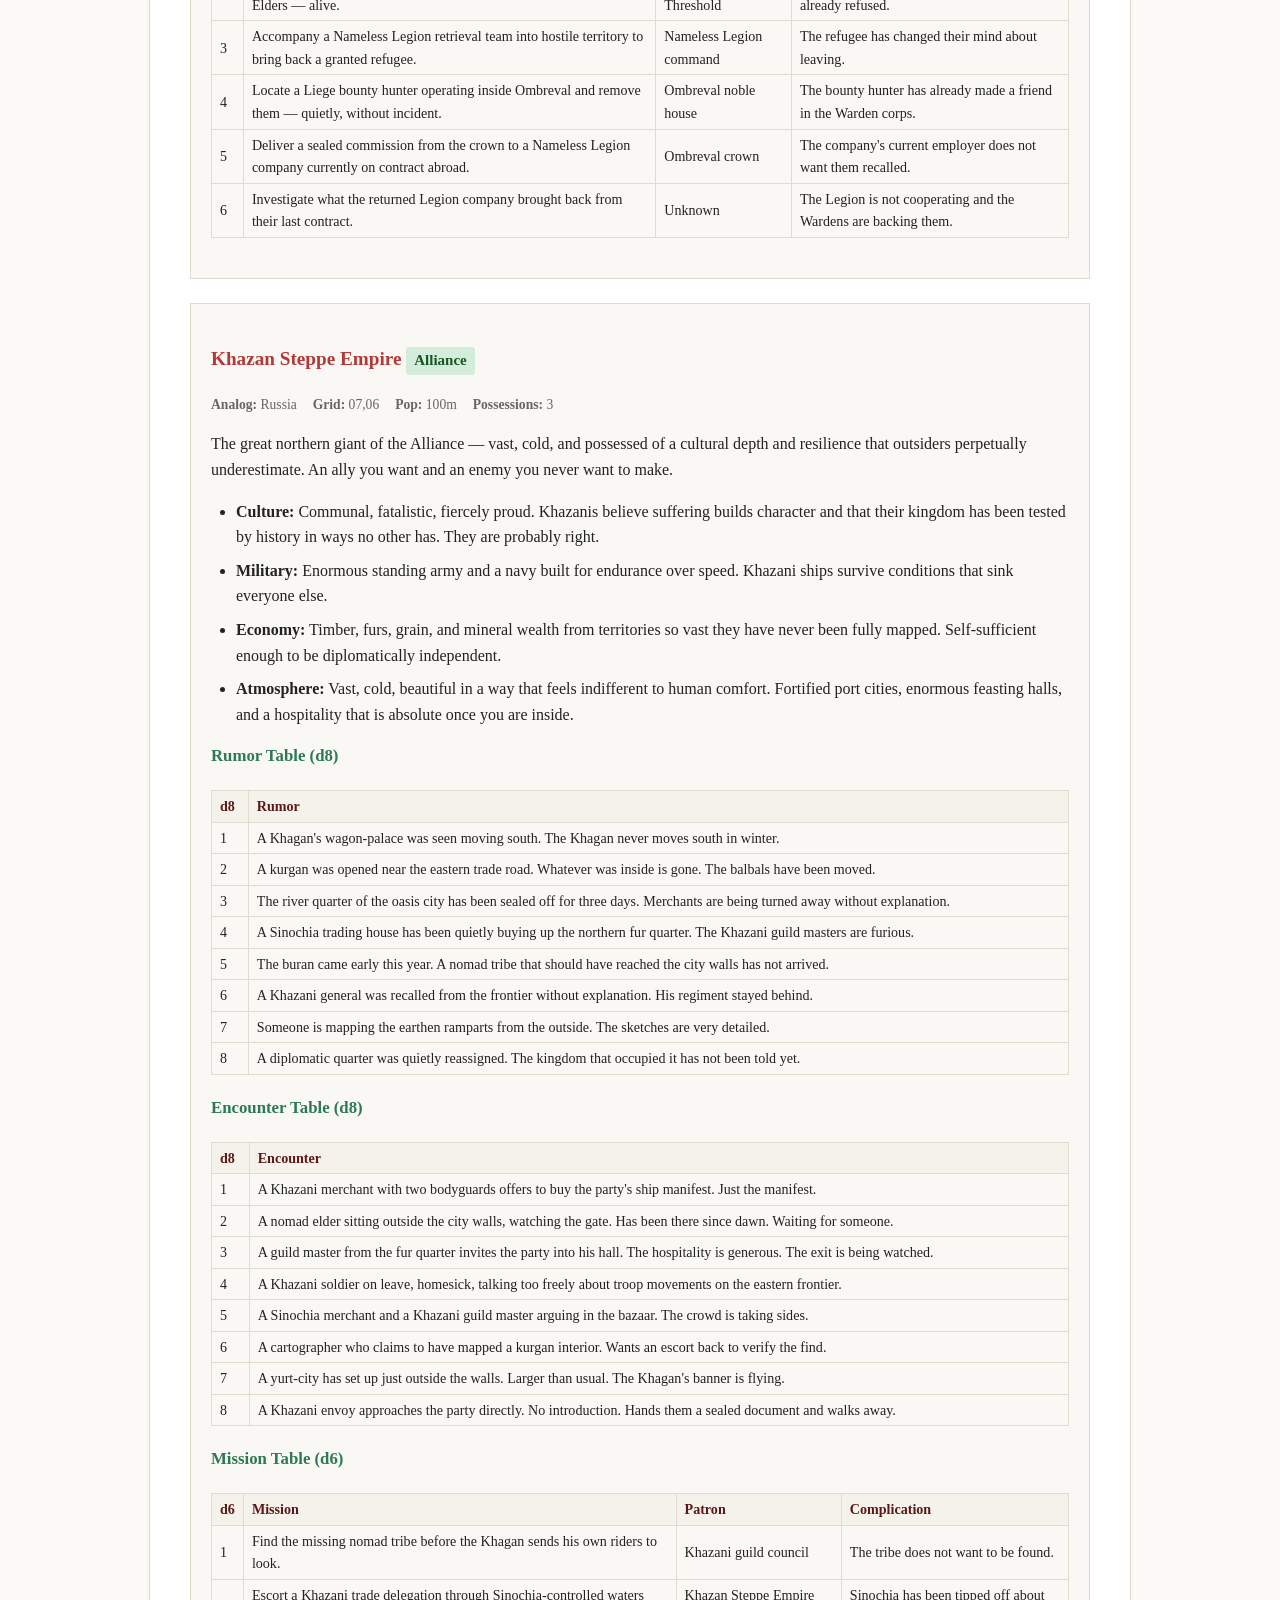
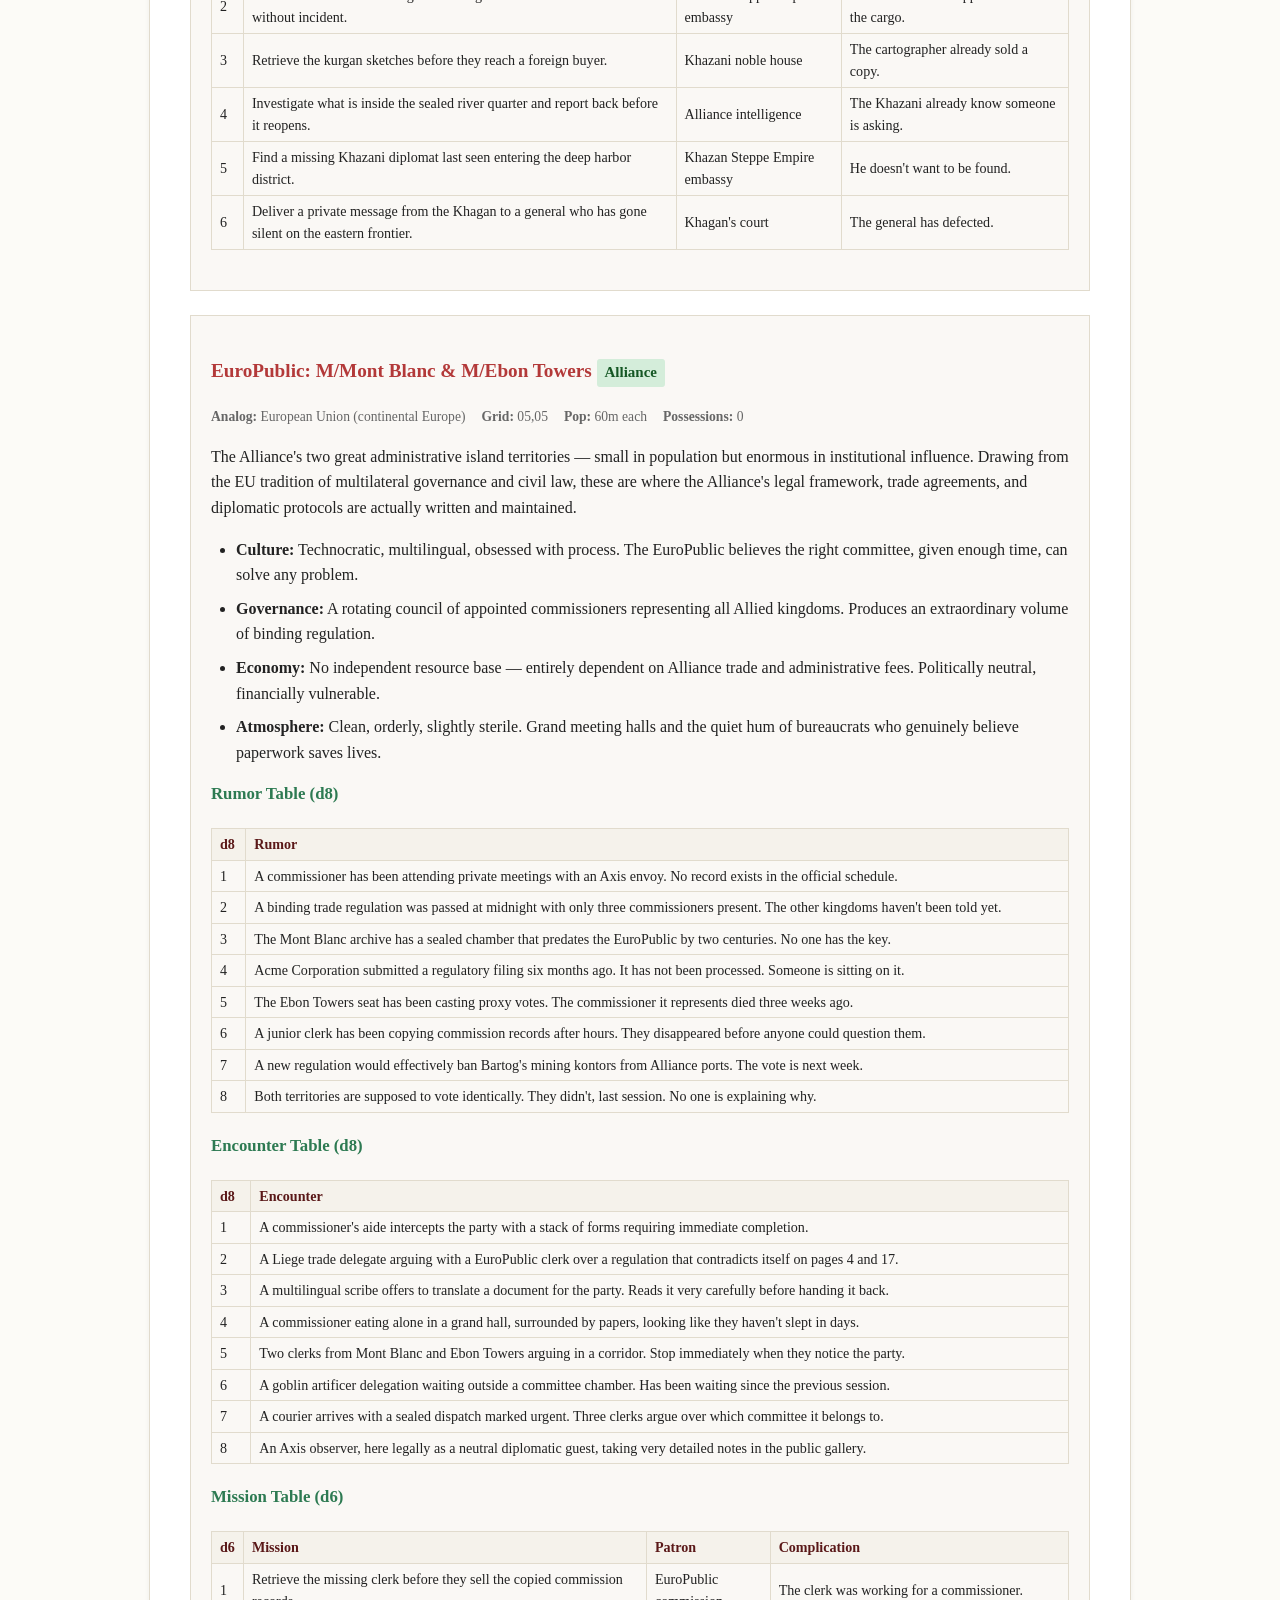
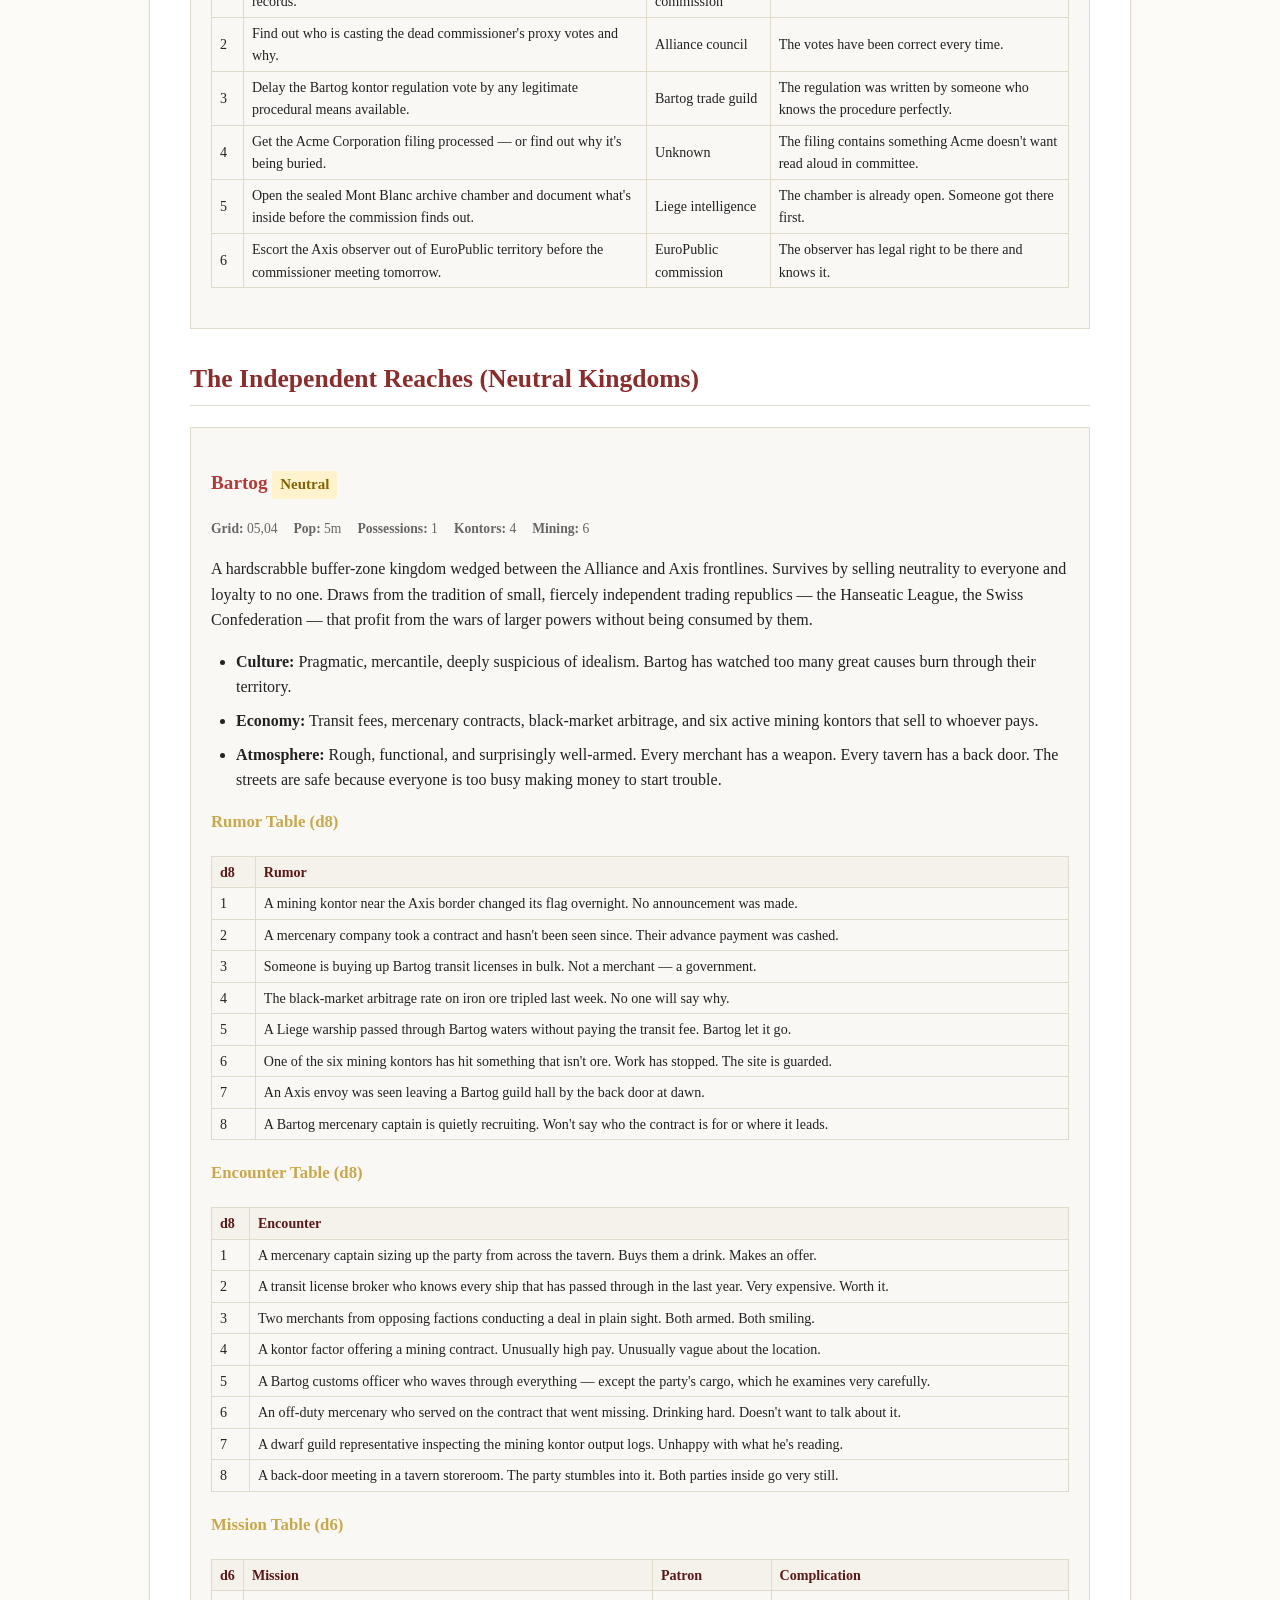
<file: M.PythonFantasy_Kingdoms_v2.html>
<!DOCTYPE html>
<html lang="en">
<head>
<meta charset="UTF-8">
<title>Kingdom Compendium</title>
<link rel="stylesheet" href="chronicle_styles.css">
</head>
<body>
<div class="container">
<h1>Kingdom Compendium: The Known World</h1>
<p>Every kingdom in the campaign world, drawn from real-world cultural analogs and filtered through 300 years of isolation and the Great Lie.</p>

<h2>The Alliance Territories</h2>

<div class="kb">
<h3>Akamara <span class="tag al">Alliance</span></h3>
<div class="meta"><span><b>Analog:</b> The Americas</span><span><b>Grid:</b> 03,03</span><span><b>Pop:</b> 80m</span><span><b>Owner:</b> All kingdoms (shared capital)</span></div>
<p>The grand capital of the Alliance, owned collectively by all ten allied kingdoms. Draws from the broad spirit of the Americas: a melting pot of ambition, frontier energy, and democratic idealism, tempered by the weight of being the world's administrative heart.</p>
<ul>
<li><b>Culture:</b> Cosmopolitan and transactional. Every language, guild, and political faction has a foothold here. Akamara is where deals are made and broken.</li>
<li><b>Governance:</b> A council of representatives from all ten Allied kingdoms — perpetually gridlocked and perpetually negotiated.</li>
<li><b>Military:</b> Home to the Alliance's largest naval fleet, including warships like the <em>Nashua</em>. The most heavily fortified harbor in the known world.</li>
<li><b>Atmosphere:</b> Grand, loud, and crawling with royal inquisitors, spies, and merchants. Opportunity and surveillance in equal measure.</li>
</ul>

<h4 style="color:#2d7a52;margin:14px 0 6px 0;">Rumor Table (d8)</h4>
<table style="width:100%;border-collapse:collapse;font-size:0.88em;">
<tr style="background:#1a4731;color:#7dffb3;"><th style="padding:4px 8px;text-align:left;">d8</th><th style="padding:4px 8px;text-align:left;">Rumor</th></tr>
<tr><td style="padding:4px 8px;">1</td><td style="padding:4px 8px;">One of the ten council seats has been empty for three sessions. The kingdom it represents denies any problem.</td></tr>
<tr><td style="padding:4px 8px;">2</td><td style="padding:4px 8px;">A royal inquisitor was found dead in the harbor district. The investigation has been quietly closed.</td></tr>
<tr><td style="padding:4px 8px;">3</td><td style="padding:4px 8px;">The Nashua's last mission log has been sealed. Crew members are not talking.</td></tr>
<tr><td style="padding:4px 8px;">4</td><td style="padding:4px 8px;">Acme Corporation has opened a new office two blocks from the council chambers.</td></tr>
<tr><td style="padding:4px 8px;">5</td><td style="padding:4px 8px;">A Cush diplomatic envoy arrived under a flag of parley. The council hasn't announced the meeting.</td></tr>
<tr><td style="padding:4px 8px;">6</td><td style="padding:4px 8px;">Someone is buying up grain futures across all ten Allied kingdoms simultaneously.</td></tr>
<tr><td style="padding:4px 8px;">7</td><td style="padding:4px 8px;">A goblin artificer guild has petitioned the council for a permanent trade seat. Three kingdoms are blocking it.</td></tr>
<tr><td style="padding:4px 8px;">8</td><td style="padding:4px 8px;">The Ghost Island was charted by a New Portiguan vessel. The chart was confiscated on arrival.</td></tr>
</table>

<h4 style="color:#2d7a52;margin:14px 0 6px 0;">Encounter Table (d8)</h4>
<table style="width:100%;border-collapse:collapse;font-size:0.88em;">
<tr style="background:#1a4731;color:#7dffb3;"><th style="padding:4px 8px;text-align:left;">d8</th><th style="padding:4px 8px;text-align:left;">Encounter</th></tr>
<tr><td style="padding:4px 8px;">1</td><td style="padding:4px 8px;">A royal inquisitor stops the party at the gate. Polite, thorough, and clearly already knows something.</td></tr>
<tr><td style="padding:4px 8px;">2</td><td style="padding:4px 8px;">A council aide approaches with an unofficial job offer. No paperwork. Generous pay.</td></tr>
<tr><td style="padding:4px 8px;">3</td><td style="padding:4px 8px;">Two merchants from rival kingdoms arguing in the street. Both want the party to witness their version of events.</td></tr>
<tr><td style="padding:4px 8px;">4</td><td style="padding:4px 8px;">An elven diplomat who has been in Akamara longer than any living human remembers. Watching everything.</td></tr>
<tr><td style="padding:4px 8px;">5</td><td style="padding:4px 8px;">A dwarf guild master offers the party a mining contract in a territory no one else will go near.</td></tr>
<tr><td style="padding:4px 8px;">6</td><td style="padding:4px 8px;">A bard performing a satirical song about the council. Crowd is laughing. Two men at the back are not.</td></tr>
<tr><td style="padding:4px 8px;">7</td><td style="padding:4px 8px;">A Khazani naval officer looking for crew. Ship departs tonight. Destination undisclosed.</td></tr>
<tr><td style="padding:4px 8px;">8</td><td style="padding:4px 8px;">A hooded figure presses a sealed letter into the party's hands and disappears into the crowd.</td></tr>
</table>

<h4 style="color:#2d7a52;margin:14px 0 6px 0;">Mission Table (d6)</h4>
<table style="width:100%;border-collapse:collapse;font-size:0.88em;">
<tr style="background:#1a4731;color:#7dffb3;"><th style="padding:4px 8px;text-align:left;">d6</th><th style="padding:4px 8px;text-align:left;">Mission</th><th style="padding:4px 8px;text-align:left;">Patron</th><th style="padding:4px 8px;text-align:left;">Complication</th></tr>
<tr><td style="padding:4px 8px;">1</td><td style="padding:4px 8px;">Deliver a sealed diplomatic pouch to a council member. Do not let it out of your sight.</td><td style="padding:4px 8px;">Alliance council</td><td style="padding:4px 8px;">The recipient is missing.</td></tr>
<tr><td style="padding:4px 8px;">2</td><td style="padding:4px 8px;">Investigate the death of a royal inquisitor. Quietly.</td><td style="padding:4px 8px;">Unknown noble</td><td style="padding:4px 8px;">The inquisitor faked their death.</td></tr>
<tr><td style="padding:4px 8px;">3</td><td style="padding:4px 8px;">Escort a goblin artificer delegation to their council petition hearing.</td><td style="padding:4px 8px;">Goblin guild</td><td style="padding:4px 8px;">Someone intends to stop the hearing.</td></tr>
<tr><td style="padding:4px 8px;">4</td><td style="padding:4px 8px;">Retrieve a stolen fleet manifest before it reaches Axis hands.</td><td style="padding:4px 8px;">Alliance navy</td><td style="padding:4px 8px;">The thief is a council member's aide.</td></tr>
<tr><td style="padding:4px 8px;">5</td><td style="padding:4px 8px;">Find out what Acme Corporation is doing two blocks from the council chambers.</td><td style="padding:4px 8px;">Liege intelligence</td><td style="padding:4px 8px;">Acme already knows you're asking.</td></tr>
<tr><td style="padding:4px 8px;">6</td><td style="padding:4px 8px;">Attend the undisclosed Cush parley meeting as an observer. Report everything.</td><td style="padding:4px 8px;">Khazan Steppe Empire embassy</td><td style="padding:4px 8px;">You were not supposed to be invited.</td></tr>
</table>

</div>

<div class="kb">
<h3>Liege <span class="tag al">Alliance</span></h3>
<div class="meta"><span><b>Analog:</b> United Kingdom</span><span><b>Grid:</b> 03,04</span><span><b>Pop:</b> 300m</span><span><b>Possessions:</b> 7</span></div>
<p>The most powerful sovereign duchy in the Alliance — technically a member, but operating with immense political independence. Constitutional monarchy, legendary navy, global trading empire, and an unshakeable belief in its own exceptionalism. Destination of the players' diplomatic pouch.</p>
<ul>
<li><b>Culture:</b> Formal, hierarchical, deeply proud of tradition. Values order, contract law, and institutional rule. They invented half the Alliance's legal framework.</li>
<li><b>Naval Power:</b> Second only to Akamara in fleet size, arguably superior in seamanship. Liege captains are considered the finest navigators in the known world.</li>
<li><b>Trade:</b> Merchant houses operate across every Allied port. Their currency is the most stable in the Alliance.</li>
<li><b>Atmosphere:</b> Stately and fog-shrouded. Fortified harbors, stone architecture, a bureaucracy that runs like clockwork — or claims to.</li>
</ul>

<h4 style="color:#2d7a52;margin:14px 0 6px 0;">Rumor Table (d8)</h4>
<table style="width:100%;border-collapse:collapse;font-size:0.88em;">
<tr style="background:#1a4731;color:#7dffb3;"><th style="padding:4px 8px;text-align:left;">d8</th><th style="padding:4px 8px;text-align:left;">Rumor</th></tr>
<tr><td style="padding:4px 8px;">1</td><td style="padding:4px 8px;">A Liege naval captain returned from patrol with no log entry for three days. He's been confined to quarters.</td></tr>
<tr><td style="padding:4px 8px;">2</td><td style="padding:4px 8px;">The crown is quietly buying back debt from Tokyoshima merchant banks. Something is being prepared.</td></tr>
<tr><td style="padding:4px 8px;">3</td><td style="padding:4px 8px;">A Pote raider was captured and brought to Liege harbor. It hasn't been publicly announced.</td></tr>
<tr><td style="padding:4px 8px;">4</td><td style="padding:4px 8px;">One of Liege's seven island possessions has stopped sending reports. Three months of silence.</td></tr>
<tr><td style="padding:4px 8px;">5</td><td style="padding:4px 8px;">A New Portiguan cartographer was arrested at the Liege docks. The charge hasn't been filed yet.</td></tr>
<tr><td style="padding:4px 8px;">6</td><td style="padding:4px 8px;">Liege intelligence is offering double rate for information on Acme Corporation's shipping routes.</td></tr>
<tr><td style="padding:4px 8px;">7</td><td style="padding:4px 8px;">The fog around Sinochia has been moving. Liege navigators say it's shifted two hexes in a month.</td></tr>
<tr><td style="padding:4px 8px;">8</td><td style="padding:4px 8px;">A retired Liege admiral has been seen meeting privately with a Dagnarius factor. Three times this week.</td></tr>
</table>

<h4 style="color:#2d7a52;margin:14px 0 6px 0;">Encounter Table (d8)</h4>
<table style="width:100%;border-collapse:collapse;font-size:0.88em;">
<tr style="background:#1a4731;color:#7dffb3;"><th style="padding:4px 8px;text-align:left;">d8</th><th style="padding:4px 8px;text-align:left;">Encounter</th></tr>
<tr><td style="padding:4px 8px;">1</td><td style="padding:4px 8px;">A Liege customs officer boards the party's ship. Meticulous, polite, and finds something he shouldn't.</td></tr>
<tr><td style="padding:4px 8px;">2</td><td style="padding:4px 8px;">A naval officer offers the party a letter of marque. Terms are generous. Targets are vague.</td></tr>
<tr><td style="padding:4px 8px;">3</td><td style="padding:4px 8px;">A goblin weaponsmith selling Liege-contracted blades out of a side-street workshop. Quality is exceptional.</td></tr>
<tr><td style="padding:4px 8px;">4</td><td style="padding:4px 8px;">A Khazani merchant disputing a Liege contract in the street. Wants a neutral witness to sign a document.</td></tr>
<tr><td style="padding:4px 8px;">5</td><td style="padding:4px 8px;">An orc mercenary recently discharged from Liege service. Looking for work. Knows things about the harbor defenses.</td></tr>
<tr><td style="padding:4px 8px;">6</td><td style="padding:4px 8px;">A Liege intelligence agent makes contact. Wants information about the party's last port of call.</td></tr>
<tr><td style="padding:4px 8px;">7</td><td style="padding:4px 8px;">A dwarf master shipwright inspecting a newly built vessel. Unhappy with the work. Will pay for a second opinion.</td></tr>
<tr><td style="padding:4px 8px;">8</td><td style="padding:4px 8px;">A fog-shrouded ship enters harbor flying no colors. Liege patrol boats are keeping their distance.</td></tr>
</table>

<h4 style="color:#2d7a52;margin:14px 0 6px 0;">Mission Table (d6)</h4>
<table style="width:100%;border-collapse:collapse;font-size:0.88em;">
<tr style="background:#1a4731;color:#7dffb3;"><th style="padding:4px 8px;text-align:left;">d6</th><th style="padding:4px 8px;text-align:left;">Mission</th><th style="padding:4px 8px;text-align:left;">Patron</th><th style="padding:4px 8px;text-align:left;">Complication</th></tr>
<tr><td style="padding:4px 8px;">1</td><td style="padding:4px 8px;">Sail to the silent island possession and find out what happened.</td><td style="padding:4px 8px;">Liege crown</td><td style="padding:4px 8px;">Someone is already there and doesn't want company.</td></tr>
<tr><td style="padding:4px 8px;">2</td><td style="padding:4px 8px;">Recover the captured Pote raider's manifest before Liege intelligence reads it.</td><td style="padding:4px 8px;">Dagnarius factor</td><td style="padding:4px 8px;">Liege already has a copy.</td></tr>
<tr><td style="padding:4px 8px;">3</td><td style="padding:4px 8px;">Escort the arrested New Portiguan cartographer out of Liege jurisdiction.</td><td style="padding:4px 8px;">New Portigua crown</td><td style="padding:4px 8px;">The cartographer won't leave without their charts.</td></tr>
<tr><td style="padding:4px 8px;">4</td><td style="padding:4px 8px;">Deliver a letter of marque to a captain operating in Axis waters. Verbal confirmation only.</td><td style="padding:4px 8px;">Liege naval command</td><td style="padding:4px 8px;">The captain has already been captured.</td></tr>
<tr><td style="padding:4px 8px;">5</td><td style="padding:4px 8px;">Find out what the retired admiral and the Dagnarius factor are planning.</td><td style="padding:4px 8px;">Liege intelligence</td><td style="padding:4px 8px;">The admiral is Liege intelligence.</td></tr>
<tr><td style="padding:4px 8px;">6</td><td style="padding:4px 8px;">Track Acme Corporation's shipping route through Liege waters. Don't be seen.</td><td style="padding:4px 8px;">Alliance council</td><td style="padding:4px 8px;">Acme has the same contract on you.</td></tr>
</table>

</div>

<div class="kb">
<h3>Manchu Empire <span class="tag al">Alliance</span></h3>
<div class="meta"><span><b>Analog:</b> Asian (Manchurian / northern imperial)</span><span><b>Grid:</b> 04,03</span><span><b>Pop:</b> 300m</span><span><b>Possessions:</b> 1</span></div>
<p>A proud and ancient kingdom ruled by a despot king whose favor is not optional — everyone must be seen to admire him, and most have learned it is easier to mean it. Conservative in tradition, difficult to navigate bureaucratically, and selectively reactive rather than slow. When Manchu moves, it has already decided.</p>
<ul>
<li><b>Culture:</b> Hierarchical and scholarly. Art, philosophy, and engineering are prized. Social harmony is expected and enforced through layers of court protocol and bureaucratic procedure.</li>
<li><b>Governance:</b> A despot king sits above an elaborate civil service. The bureaucracy is genuinely difficult — forms, seals, intermediaries, and waiting. Getting anything done officially requires patience or the right contact.</li>
<li><b>Economy:</b> A large internal market. Self-sufficient enough to be selective about outside trade, which gives their merchants quiet leverage.</li>
<li><b>Atmosphere:</b> Ancient, layered, and proud. Outsiders are received with formal courtesy and watched carefully. The king's portrait is everywhere.</li>
<li><b>Balance:</b> Manchu is one of ten equal Alliance members with the same stake and the same vote as everyone else.</li>
<li><b>Rivalry:</b> Manchu recognizes Sinochia as a sovereign state — formally, correctly, and with barely concealed contempt. It views Sinochia as a competitor it intends to outlast. Nothing is said openly. Everything is understood.</li>
</ul>

<h4 style="color:#2d7a52;margin:14px 0 6px 0;">Rumor Table (d8)</h4>
<table style="width:100%;border-collapse:collapse;font-size:0.88em;">
<tr style="background:#1a4731;color:#7dffb3;"><th style="padding:4px 8px;text-align:left;">d8</th><th style="padding:4px 8px;text-align:left;">Rumor</th></tr>
<tr><td style="padding:4px 8px;">1</td><td style="padding:4px 8px;">A Manchu civil examiner arrived in Akamara unannounced. He is auditing Alliance trade records going back forty years.</td></tr>
<tr><td style="padding:4px 8px;">2</td><td style="padding:4px 8px;">The disputed island possession has a new garrison. Manchu says it's routine. Sinochia says it's a provocation.</td></tr>
<tr><td style="padding:4px 8px;">3</td><td style="padding:4px 8px;">A Manchu steel shipment bound for Liege was intercepted. No one is claiming responsibility.</td></tr>
<tr><td style="padding:4px 8px;">4</td><td style="padding:4px 8px;">Three Manchu civil servants have defected to Sinochia in the past month. The imperial court has not commented.</td></tr>
<tr><td style="padding:4px 8px;">5</td><td style="padding:4px 8px;">A goblin engineering guild has a Manchu imperial contract. The work is classified. The goblins are nervous.</td></tr>
<tr><td style="padding:4px 8px;">6</td><td style="padding:4px 8px;">Manchu's council vote has been cast by proxy for six consecutive sessions. No one knows where the ambassador is.</td></tr>
<tr><td style="padding:4px 8px;">7</td><td style="padding:4px 8px;">An ancient Manchu map has surfaced showing the disputed island as imperial territory for three hundred years.</td></tr>
<tr><td style="padding:4px 8px;">8</td><td style="padding:4px 8px;">Acme Corporation has a Manchu imperial charter. It was granted quietly and predates the Alliance by decades.</td></tr>
</table>

<h4 style="color:#2d7a52;margin:14px 0 6px 0;">Encounter Table (d8)</h4>
<table style="width:100%;border-collapse:collapse;font-size:0.88em;">
<tr style="background:#1a4731;color:#7dffb3;"><th style="padding:4px 8px;text-align:left;">d8</th><th style="padding:4px 8px;text-align:left;">Encounter</th></tr>
<tr><td style="padding:4px 8px;">1</td><td style="padding:4px 8px;">A Manchu civil examiner requests the party's cargo manifest. Politely. Twice.</td></tr>
<tr><td style="padding:4px 8px;">2</td><td style="padding:4px 8px;">A dwarf mining liaison negotiating a Manchu extraction license. Wants a neutral third party present.</td></tr>
<tr><td style="padding:4px 8px;">3</td><td style="padding:4px 8px;">A Manchu scholar studying the party's ship design. Takes detailed notes. Asks no permission.</td></tr>
<tr><td style="padding:4px 8px;">4</td><td style="padding:4px 8px;">An imperial courier needs an escort through waters Manchu ships won't enter. Fog waters.</td></tr>
<tr><td style="padding:4px 8px;">5</td><td style="padding:4px 8px;">A Sinochia clan trader in a Manchu port, watched by two imperial guards. Makes eye contact with the party.</td></tr>
<tr><td style="padding:4px 8px;">6</td><td style="padding:4px 8px;">A goblin artificer presenting a new alloy to Manchu imperial engineers. The demonstration goes wrong.</td></tr>
<tr><td style="padding:4px 8px;">7</td><td style="padding:4px 8px;">A Manchu naval vessel escorting a merchant convoy. The captain is clearly uncomfortable this far from home waters.</td></tr>
<tr><td style="padding:4px 8px;">8</td><td style="padding:4px 8px;">An elderly Manchu archivist with a crate of documents he needs destroyed before morning. Will pay generously.</td></tr>
</table>

<h4 style="color:#2d7a52;margin:14px 0 6px 0;">Mission Table (d6)</h4>
<table style="width:100%;border-collapse:collapse;font-size:0.88em;">
<tr style="background:#1a4731;color:#7dffb3;"><th style="padding:4px 8px;text-align:left;">d6</th><th style="padding:4px 8px;text-align:left;">Mission</th><th style="padding:4px 8px;text-align:left;">Patron</th><th style="padding:4px 8px;text-align:left;">Complication</th></tr>
<tr><td style="padding:4px 8px;">1</td><td style="padding:4px 8px;">Deliver an imperial edict to the garrison on the disputed island. Do not read it.</td><td style="padding:4px 8px;">Manchu imperial court</td><td style="padding:4px 8px;">Sinochia has a ship already watching the island.</td></tr>
<tr><td style="padding:4px 8px;">2</td><td style="padding:4px 8px;">Find the missing Manchu ambassador before the next council vote.</td><td style="padding:4px 8px;">Imperial court</td><td style="padding:4px 8px;">He is hiding voluntarily.</td></tr>
<tr><td style="padding:4px 8px;">3</td><td style="padding:4px 8px;">Recover the intercepted steel shipment. Return it to Manchu, not Liege.</td><td style="padding:4px 8px;">Manchu trade ministry</td><td style="padding:4px 8px;">Liege already has it and considers it a gift.</td></tr>
<tr><td style="padding:4px 8px;">4</td><td style="padding:4px 8px;">Escort three Manchu defectors back from Sinochia. Quietly.</td><td style="padding:4px 8px;">Imperial intelligence</td><td style="padding:4px 8px;">The defectors don't want to go back.</td></tr>
<tr><td style="padding:4px 8px;">5</td><td style="padding:4px 8px;">Authenticate the ancient map showing imperial territorial claims. Find out if it's real.</td><td style="padding:4px 8px;">Alliance council</td><td style="padding:4px 8px;">It's real. Manchu forged the date.</td></tr>
<tr><td style="padding:4px 8px;">6</td><td style="padding:4px 8px;">Destroy the archivist's documents before the civil examiner finds them.</td><td style="padding:4px 8px;">Unknown Manchu noble</td><td style="padding:4px 8px;">The examiner is already looking for the archivist.</td></tr>
</table>

</div>

<div class="kb">
<h3>Sinochia <span class="tag al">Alliance</span></h3>
<div class="meta"><span><b>Analog:</b> Asian (southern coastal / trading diaspora)</span><span><b>Grid:</b> 03,05</span><span><b>Pop:</b> 600m</span><span><b>Possessions:</b> 4</span></div>
<p>Where Manchu represents imperial inland tradition, Sinochia is its coastal mercantile counterpart — the southern asian of seafarers, traders, and clan networks that spread across every port in the known world. Its waters are permanently shrouded in supernatural fog and treacherous reef lines, making it the best hiding place in the known world for ships fleeing pursuit.</p>
<ul>
<li><b>Culture:</b> Entrepreneurial, clan-based, intensely practical. Traders, shipbuilders, and navigators. Family loyalty and commercial networks are the twin pillars of society.</li>
<li><b>Resources:</b> Rich in undiscovered raw material caches and ancient processing infrastructure from the old world.</li>
<li><b>Atmosphere:</b> Fog-wrapped and labyrinthine. Locals know every current; outsiders get lost and die.</li>
<li><b>Strategic Value:</b> The fog makes Sinochia's waters the best place to hide from a pursuing fleet.</li>
<li><b>Balance:</b> Sinochia is one of ten equal Alliance members. Its fog and geography are defensive advantages, not a path to dominance — it has the same stake and the same vote as everyone else.</li>
<li><b>Rivalry:</b> Sinochia views Manchu as an inland bureaucracy with no understanding of the sea and no legitimate claim over island territories it cannot navigate to. The fog is partly why Manchu cannot enforce its claims — you cannot project imperial authority into waters where your ships get lost and die. A letter of introduction from a Manchu official is a liability in a Sinochia port, and vice versa.</li>
</ul>

<h4 style="color:#2d7a52;margin:14px 0 6px 0;">Rumor Table (d8)</h4>
<table style="width:100%;border-collapse:collapse;font-size:0.88em;">
<tr style="background:#1a4731;color:#7dffb3;"><th style="padding:4px 8px;text-align:left;">d8</th><th style="padding:4px 8px;text-align:left;">Rumor</th></tr>
<tr><td style="padding:4px 8px;">1</td><td style="padding:4px 8px;">A Sinochia clan ship returned through the fog with Manchu imperial markings painted over on the hull.</td></tr>
<tr><td style="padding:4px 8px;">2</td><td style="padding:4px 8px;">The fog has shifted. Waters that were safe last month are now uncharted. Even Sinochia locals are cautious.</td></tr>
<tr><td style="padding:4px 8px;">3</td><td style="padding:4px 8px;">Three Manchu defectors arrived last month. The clan council is deciding what to do with them.</td></tr>
<tr><td style="padding:4px 8px;">4</td><td style="padding:4px 8px;">A Pote raider was found drifting in Sinochia waters, crew dead, cargo untouched. The fog did something to them.</td></tr>
<tr><td style="padding:4px 8px;">5</td><td style="padding:4px 8px;">A Sinochia clan is secretly supplying raw materials to a Dagnarius factor who resells to Manchu. Both clans deny it.</td></tr>
<tr><td style="padding:4px 8px;">6</td><td style="padding:4px 8px;">An old processing facility was found in the fog interior. Pre-Alliance construction. Nobody knows who built it.</td></tr>
<tr><td style="padding:4px 8px;">7</td><td style="padding:4px 8px;">A Sinochia navigator is selling fog passage to anyone who can pay. Manchu agents are watching the price.</td></tr>
<tr><td style="padding:4px 8px;">8</td><td style="padding:4px 8px;">The disputed island garrison sent a message. It wasn't addressed to Manchu.</td></tr>
</table>

<h4 style="color:#2d7a52;margin:14px 0 6px 0;">Encounter Table (d8)</h4>
<table style="width:100%;border-collapse:collapse;font-size:0.88em;">
<tr style="background:#1a4731;color:#7dffb3;"><th style="padding:4px 8px;text-align:left;">d8</th><th style="padding:4px 8px;text-align:left;">Encounter</th></tr>
<tr><td style="padding:4px 8px;">1</td><td style="padding:4px 8px;">A Sinochia clan elder offers the party fog passage — for a favor to be named later.</td></tr>
<tr><td style="padding:4px 8px;">2</td><td style="padding:4px 8px;">A shipbuilder inspecting the party's vessel. Offers unsolicited improvements. Knows exactly what's wrong with it.</td></tr>
<tr><td style="padding:4px 8px;">3</td><td style="padding:4px 8px;">Two clan representatives in a tense negotiation. One of them is lying about the cargo weight. Both want a neutral counter.</td></tr>
<tr><td style="padding:4px 8px;">4</td><td style="padding:4px 8px;">A Manchu agent in Sinochia waters, badly lost, trying not to show it. Needs a guide and won't admit it.</td></tr>
<tr><td style="padding:4px 8px;">5</td><td style="padding:4px 8px;">A fog-runner captain offering passage through the interior reef lines. Fastest route south. Not on any chart.</td></tr>
<tr><td style="padding:4px 8px;">6</td><td style="padding:4px 8px;">A goblin salvage crew working a wreck in the fog shallows. Won't say whose ship it was.</td></tr>
<tr><td style="padding:4px 8px;">7</td><td style="padding:4px 8px;">A Sinochia clan enforcer looking for the three Manchu defectors. Polite. Very polite.</td></tr>
<tr><td style="padding:4px 8px;">8</td><td style="padding:4px 8px;">Something large moved under the ship in the fog. The Sinochia pilot says nothing. Changes course without explanation.</td></tr>
</table>

<h4 style="color:#2d7a52;margin:14px 0 6px 0;">Mission Table (d6)</h4>
<table style="width:100%;border-collapse:collapse;font-size:0.88em;">
<tr style="background:#1a4731;color:#7dffb3;"><th style="padding:4px 8px;text-align:left;">d6</th><th style="padding:4px 8px;text-align:left;">Mission</th><th style="padding:4px 8px;text-align:left;">Patron</th><th style="padding:4px 8px;text-align:left;">Complication</th></tr>
<tr><td style="padding:4px 8px;">1</td><td style="padding:4px 8px;">Guide a Manchu imperial courier through fog waters to the disputed island. Don't tell the clan council.</td><td style="padding:4px 8px;">Manchu imperial court</td><td style="padding:4px 8px;">The clan council already knows.</td></tr>
<tr><td style="padding:4px 8px;">2</td><td style="padding:4px 8px;">Find the old pre-Alliance processing facility in the fog interior and assess what it was built for.</td><td style="padding:4px 8px;">Sinochia clan elder</td><td style="padding:4px 8px;">Something is still running inside it.</td></tr>
<tr><td style="padding:4px 8px;">3</td><td style="padding:4px 8px;">Escort the three Manchu defectors to Dagnarius before either side catches up.</td><td style="padding:4px 8px;">Unknown</td><td style="padding:4px 8px;">Both sides have ships already moving.</td></tr>
<tr><td style="padding:4px 8px;">4</td><td style="padding:4px 8px;">Recover the cargo from the Pote raider drifting in fog waters. Don't enter the fog after dark.</td><td style="padding:4px 8px;">Dagnarius factor</td><td style="padding:4px 8px;">The cargo is still sealed. It's moving inside the crate.</td></tr>
<tr><td style="padding:4px 8px;">5</td><td style="padding:4px 8px;">Buy fog passage from the Sinochia navigator before Manchu agents price him out or silence him.</td><td style="padding:4px 8px;">New Portigua cartographers</td><td style="padding:4px 8px;">The navigator has already been approached.</td></tr>
<tr><td style="padding:4px 8px;">6</td><td style="padding:4px 8px;">Deliver the disputed island garrison's message to its actual recipient. Find out who that is first.</td><td style="padding:4px 8px;">Sinochia clan council</td><td style="padding:4px 8px;">The recipient is in Manchu.</td></tr>
</table>

</div>

<div class="kb">
<h3>New Portigua <span class="tag al">Alliance</span></h3>
<div class="meta"><span><b>Analog:</b> Portugal / Spain (PortoSpania)</span><span><b>Grid:</b> 04,04</span><span><b>Pop:</b> 30m</span><span><b>Possessions:</b> 9</span></div>
<p>Small in population but enormous in reach. The great Age-of-Exploration kingdom of the Alliance — nine island territories, more than almost any other kingdom. Punches far above its weight through sheer navigational daring and a sprawling network of colonial outposts.</p>
<ul>
<li><b>Culture:</b> Adventurous, devout, intensely proud of their exploratory heritage. New Portiguan sailors are the most widely traveled people in the Alliance. They have charts no one else has seen.</li>
<li><b>Governance:</b> Constitutional monarchy with a powerful merchant-noble class. The crown funds exploration; the merchants fund the crown.</li>
<li><b>Economy:</b> Trade routes, colonial extraction, and the sale of navigational knowledge. Their cartographers are worth their weight in gold.</li>
<li><b>Atmosphere:</b> Sun-bleached harbor towns, tiled plazas, salt and spice. Warm, proud, and quietly aware they know more about the world than they let on.</li>
</ul>

<h4 style="color:#2d7a52;margin:14px 0 6px 0;">Rumor Table (d8)</h4>
<table style="width:100%;border-collapse:collapse;font-size:0.88em;">
<tr style="background:#1a4731;color:#7dffb3;"><th style="padding:4px 8px;text-align:left;">d8</th><th style="padding:4px 8px;text-align:left;">Rumor</th></tr>
<tr><td style="padding:4px 8px;">1</td><td style="padding:4px 8px;">A New Portiguan captain returned from an uncharted hex with a full hold and a crew that won't speak.</td></tr>
<tr><td style="padding:4px 8px;">2</td><td style="padding:4px 8px;">The royal cartographers have sealed their latest survey. Even the crown hasn't seen it.</td></tr>
<tr><td style="padding:4px 8px;">3</td><td style="padding:4px 8px;">One of the nine island possessions is being quietly fortified. No announcement has been made.</td></tr>
<tr><td style="padding:4px 8px;">4</td><td style="padding:4px 8px;">A Ghost Island sighting was logged by a New Portiguan patrol vessel. The log has since been amended.</td></tr>
<tr><td style="padding:4px 8px;">5</td><td style="padding:4px 8px;">Acme Corporation approached the merchant-noble class with a joint exploration offer. The crown said no. The nobles are still thinking.</td></tr>
<tr><td style="padding:4px 8px;">6</td><td style="padding:4px 8px;">A Dagnarius factor is offering to buy New Portiguan charts outright. Any charts. Any age.</td></tr>
<tr><td style="padding:4px 8px;">7</td><td style="padding:4px 8px;">An elven navigator has been advising the royal fleet for thirty years. No one knows which kingdom she came from.</td></tr>
<tr><td style="padding:4px 8px;">8</td><td style="padding:4px 8px;">A New Portiguan exploration vessel is three months overdue. The crown has not yet declared it lost.</td></tr>
</table>

<h4 style="color:#2d7a52;margin:14px 0 6px 0;">Encounter Table (d8)</h4>
<table style="width:100%;border-collapse:collapse;font-size:0.88em;">
<tr style="background:#1a4731;color:#7dffb3;"><th style="padding:4px 8px;text-align:left;">d8</th><th style="padding:4px 8px;text-align:left;">Encounter</th></tr>
<tr><td style="padding:4px 8px;">1</td><td style="padding:4px 8px;">A New Portiguan cartographer offers to sell the party a chart of a hex marked only with a question mark.</td></tr>
<tr><td style="padding:4px 8px;">2</td><td style="padding:4px 8px;">A devout New Portiguan cleric blessing a ship before departure. Warns the party about what lies south.</td></tr>
<tr><td style="padding:4px 8px;">3</td><td style="padding:4px 8px;">A merchant-noble looking for discreet investors in an unsanctioned exploration venture.</td></tr>
<tr><td style="padding:4px 8px;">4</td><td style="padding:4px 8px;">A goblin rigger offering premium rope and sail work. Fastest turnaround in the harbor. No questions about the hull damage.</td></tr>
<tr><td style="padding:4px 8px;">5</td><td style="padding:4px 8px;">Two New Portiguan sailors arguing about what they saw on the last voyage. Their stories don't match.</td></tr>
<tr><td style="padding:4px 8px;">6</td><td style="padding:4px 8px;">A royal customs agent inspecting outbound cargo. Specifically looking for charts being exported without a crown seal.</td></tr>
<tr><td style="padding:4px 8px;">7</td><td style="padding:4px 8px;">An orc harbor pilot offering to guide the party through the outer reef. Knows every rock by name.</td></tr>
<tr><td style="padding:4px 8px;">8</td><td style="padding:4px 8px;">The elven navigator is sitting alone at the harbor's edge at dawn, watching the horizon. She notices the party noticing her.</td></tr>
</table>

<h4 style="color:#2d7a52;margin:14px 0 6px 0;">Mission Table (d6)</h4>
<table style="width:100%;border-collapse:collapse;font-size:0.88em;">
<tr style="background:#1a4731;color:#7dffb3;"><th style="padding:4px 8px;text-align:left;">d6</th><th style="padding:4px 8px;text-align:left;">Mission</th><th style="padding:4px 8px;text-align:left;">Patron</th><th style="padding:4px 8px;text-align:left;">Complication</th></tr>
<tr><td style="padding:4px 8px;">1</td><td style="padding:4px 8px;">Find the overdue exploration vessel. Bring back the crew or the charts — whichever survives.</td><td style="padding:4px 8px;">New Portigua crown</td><td style="padding:4px 8px;">The crew is alive and doesn't want to come back.</td></tr>
<tr><td style="padding:4px 8px;">2</td><td style="padding:4px 8px;">Sail to the fortified island possession and assess its military readiness. Report to the crown only.</td><td style="padding:4px 8px;">Royal cartographers</td><td style="padding:4px 8px;">The garrison has orders to turn away all visitors.</td></tr>
<tr><td style="padding:4px 8px;">3</td><td style="padding:4px 8px;">Recover a sealed chart from a Dagnarius factor who bought it illegally from a New Portiguan sailor.</td><td style="padding:4px 8px;">Merchant-noble house</td><td style="padding:4px 8px;">The factor has already sold a copy.</td></tr>
<tr><td style="padding:4px 8px;">4</td><td style="padding:4px 8px;">Escort the elven navigator to a location she will only reveal once underway.</td><td style="padding:4px 8px;">Elven navigator</td><td style="padding:4px 8px;">Someone has been following her for weeks.</td></tr>
<tr><td style="padding:4px 8px;">5</td><td style="padding:4px 8px;">Investigate the captain who returned with a full hold and a silent crew.</td><td style="padding:4px 8px;">Liege intelligence</td><td style="padding:4px 8px;">The crown already knows and is protecting him.</td></tr>
<tr><td style="padding:4px 8px;">6</td><td style="padding:4px 8px;">Chart the Ghost Island sighting from the amended patrol log. Bring back something physical.</td><td style="padding:4px 8px;">Dagnarius factor</td><td style="padding:4px 8px;">New Portigua has the same contract out with a different crew.</td></tr>
</table>

</div>

<div class="kb">
<h3>NewFoundland / Akira <span class="tag al">Alliance</span></h3>
<div class="meta"><span><b>Analog:</b> Norse / Germanic (frontier wilderness)</span><span><b>Grid:</b> 06,05</span><span><b>Pop:</b> 200m</span><span><b>Possessions:</b> 3</span></div>
<p>A cultural hybrid of Norse seafaring endurance and Germanic precision craftsmanship. Vast, cold, and resource-rich — a frontier kingdom that builds the finest ships in the Alliance and harvests from environments no one else can survive in. They do not boast about this. They don't need to.</p>
<ul>
<li><b>Culture:</b> Stoic, communal, and deeply practical. Individual glory means nothing without the crew behind you. Craftsmanship is a point of honor — shoddy work is a personal failing, not a professional one.</li>
<li><b>Industry:</b> Shipbuilding, precision engineering, and resource extraction from extreme cold-water environments. Their timber, iron work, and hull designs are sought by every Allied navy.</li>
<li><b>Governance:</b> A thing council of clan chiefs and guild masters. Decisions are debated at length and rarely reversed once made.</li>
<li><b>Atmosphere:</b> Cold, vast, and quietly magnificent. Enormous forests, deep harbors, longhouse feasting halls, and workshops where master craftspeople work in near-silence.</li>
</ul>
</div>

<div class="kb">
<h3>Tokyoshima <span class="tag al">Alliance</span></h3>
<div class="meta"><span><b>Analog:</b> Japan (metropolitan core)</span><span><b>Grid:</b> 06,07</span><span><b>Pop:</b> 80m</span><span><b>Possessions:</b> 0</span></div>
<p>The urban, cultural, and commercial heart of Japan's presence in the Alliance. Where NewFoundland/Akira represents Japan's frontier engineering spirit, Tokyoshima is its aesthetic and mercantile soul: art, ceremony, financial markets, and razor-sharp social hierarchy.</p>
<ul>
<li><b>Culture:</b> Intensely refined and protocol-driven. Every interaction has a correct form. Outsiders who learn the forms are welcomed; those who ignore them are frozen out permanently.</li>
<li><b>Economy:</b> A financial and trading hub. Their merchant banks hold debt from half the Alliance.</li>
<li><b>Governance:</b> Constitutional monarchy with a powerful shogunate-style administrative class beneath the imperial surface.</li>
<li><b>Atmosphere:</b> Immaculate, layered, beautiful. Lantern-lit harbor districts and the constant low hum of commerce conducted with perfect composure.</li>
</ul>
</div>

<div class="kb">
<h3>Ombreval / Dark Valley <span class="tag al">Alliance</span></h3>
<div class="meta"><span><b>Analog:</b> French nobility / biblical cities of refuge</span><span><b>Grid:</b> 06,06</span><span><b>Pop:</b> 20m</span><span><b>Possessions:</b> 0</span></div>
<p>A kingdom ringed by mountains so tall they swallow the morning sun until the tenth hour and reclaim it again by late afternoon. In the permanent half-light between, one of the most quietly elegant civilizations in the known world has taken root. Ombreval is a kingdom of refuge — not a hiding place for criminals, but a formal institution of mercy with the weight of ancient law behind it. At its heights, French-influenced nobles debate philosophy over candlelit suppers. At its gates, the displaced and the wrongly pursued wait to have their cases heard. Both are Ombreval. Neither contradicts the other.</p>
<ul>
<li><b>Nobility &amp; Court:</b> The monarchy and aristocracy are old, cultured, and take their role as protectors of refuge seriously — not as charity, but as a point of honor. The court values art, architecture, music, and fine cuisine. Displaced artists, craftsmen, and scholars from every corner of the world have washed up here over the centuries, and the nobility has absorbed the best of all of them. The result is a court culture richer and stranger than any purely French equivalent.</li>
<li><b>Cities:</b> The streets are a labyrinth — built that way deliberately. Bounty hunters and foreign soldiers find themselves turned around within minutes. Locals navigate by memory. Newcomers are escorted. The cities are orderly within their own logic; cold-weather crops fill the market stalls — root vegetables, hardy grains, fungi, smoked meats — grown in the mountain shadow where full sun never reaches. The people do not go hungry.</li>
<li><b>The Nameless Legion:</b> Ombreval's military has two wings. The Wardens are internal and defensive — sworn to the crown, they never leave Ombreval's borders. Their entire mandate is protecting citizens and enforcing the refuge law. They do not go to war abroad. The second wing is the Nameless Legion — the expeditionary force. They are called upon when the Alliance requires Dark Sun's contribution to a joint campaign; when Ombreval needs to project power without involving the crown directly, as the Legion fights under its own banner rather than the royal one, giving the monarchy plausible distance; when a granted refugee must be escorted safely to Ombreval through hostile territory; and for mercenary contracts abroad, which fund the kingdom and keep the Legion sharp between wars. Anyone may join: exiles, disgraced soldiers, men and women who have nothing left to lose. Upon enlistment, a Legionnaire surrenders their name and is known only by rank and number until their term ends. Those who complete their service are granted full Ombreval citizenship and a new name if they want one. Legionnaires fight harder than most conscript armies — they have no homeland by birth to defend, only the one that took them in. The Legion asks nothing about your past. It asks only what you are willing to become.</li>
<li><b>Atmosphere:</b> Dim, cool, and more beautiful than outsiders expect. The mountain shadow gives everything a blue-grey cast even at midday. Lanterns burn in windows at all hours. Grand courtly architecture sits alongside narrow refugee quarters and Legion barracks. The cities smell of woodsmoke, stone, and whatever the season's kitchen is producing. No one asks where you came from. Everyone here left something behind.</li>
</ul>

<h4 style="color:#2d7a52;margin:14px 0 6px 0;">Rumor Table (d8)</h4>
<table style="width:100%;border-collapse:collapse;font-size:0.88em;">
<tr style="background:#1a4731;color:#7dffb3;"><th style="padding:4px 8px;text-align:left;">d8</th><th style="padding:4px 8px;text-align:left;">Rumor</th></tr>
<tr><td style="padding:4px 8px;">1</td><td style="padding:4px 8px;">A Nameless Legionnaire was seen entering the city without surrendering their name at the gate. The Wardens are looking for them.</td></tr>
<tr><td style="padding:4px 8px;">2</td><td style="padding:4px 8px;">A noble house is quietly funding a second labyrinth district. No one knows who commissioned it or why.</td></tr>
<tr><td style="padding:4px 8px;">3</td><td style="padding:4px 8px;">The Elders of the Threshold turned away a petitioner last week. First refusal in living memory. The city is unsettled.</td></tr>
<tr><td style="padding:4px 8px;">4</td><td style="padding:4px 8px;">A Liege bounty hunter entered Ombreval legally as a merchant. Has not left.</td></tr>
<tr><td style="padding:4px 8px;">5</td><td style="padding:4px 8px;">The crown commissioned a new painting. The subject is unknown. The artist has been locked in the palace for six weeks.</td></tr>
<tr><td style="padding:4px 8px;">6</td><td style="padding:4px 8px;">Someone in the refugee quarter is forging refuge writs. The forgeries are perfect.</td></tr>
<tr><td style="padding:4px 8px;">7</td><td style="padding:4px 8px;">A Nameless Legion company returned from a contract abroad. They brought something back with them. It is not being discussed.</td></tr>
<tr><td style="padding:4px 8px;">8</td><td style="padding:4px 8px;">An Axis noble is rumored to have applied for refuge. The crown has not confirmed or denied it.</td></tr>
</table>

<h4 style="color:#2d7a52;margin:14px 0 6px 0;">Encounter Table (d8)</h4>
<table style="width:100%;border-collapse:collapse;font-size:0.88em;">
<tr style="background:#1a4731;color:#7dffb3;"><th style="padding:4px 8px;text-align:left;">d8</th><th style="padding:4px 8px;text-align:left;">Encounter</th></tr>
<tr><td style="padding:4px 8px;">1</td><td style="padding:4px 8px;">A Warden stops the party at a street junction. Polite, immovable. Wants to know where they are going and who sent them.</td></tr>
<tr><td style="padding:4px 8px;">2</td><td style="padding:4px 8px;">A Nameless Legionnaire, off duty, drinking alone. No name. Willing to talk about almost anything except where they came from.</td></tr>
<tr><td style="padding:4px 8px;">3</td><td style="padding:4px 8px;">A court musician performing in the street — far too talented for a street corner. Watching the crowd carefully.</td></tr>
<tr><td style="padding:4px 8px;">4</td><td style="padding:4px 8px;">A petitioner waiting outside the Threshold gate. Has been waiting three days. Looks like they will wait three more.</td></tr>
<tr><td style="padding:4px 8px;">5</td><td style="padding:4px 8px;">A foreign merchant hopelessly lost in the labyrinth district. Carrying something valuable and increasingly desperate.</td></tr>
<tr><td style="padding:4px 8px;">6</td><td style="padding:4px 8px;">An Ombreval noble invites the party to a candlelit supper. The food is extraordinary. The questions are pointed.</td></tr>
<tr><td style="padding:4px 8px;">7</td><td style="padding:4px 8px;">A refugee who has been here twenty years and knows every street. Offers to guide the party — for a price.</td></tr>
<tr><td style="padding:4px 8px;">8</td><td style="padding:4px 8px;">Two Wardens escorting someone through the city at speed. The person between them is hooded. No one is stopping to ask questions.</td></tr>
</table>

<h4 style="color:#2d7a52;margin:14px 0 6px 0;">Mission Table (d6)</h4>
<table style="width:100%;border-collapse:collapse;font-size:0.88em;">
<tr style="background:#1a4731;color:#7dffb3;"><th style="padding:4px 8px;text-align:left;">d6</th><th style="padding:4px 8px;text-align:left;">Mission</th><th style="padding:4px 8px;text-align:left;">Patron</th><th style="padding:4px 8px;text-align:left;">Complication</th></tr>
<tr><td style="padding:4px 8px;">1</td><td style="padding:4px 8px;">Escort a petitioner safely to the Threshold gate before a Liege retrieval team intercepts them.</td><td style="padding:4px 8px;">Ombreval crown</td><td style="padding:4px 8px;">The petitioner is not who they claim to be.</td></tr>
<tr><td style="padding:4px 8px;">2</td><td style="padding:4px 8px;">Find the forger producing false refuge writs and bring them to the Elders — alive.</td><td style="padding:4px 8px;">Elders of the Threshold</td><td style="padding:4px 8px;">The forger is protecting someone the Elders already refused.</td></tr>
<tr><td style="padding:4px 8px;">3</td><td style="padding:4px 8px;">Accompany a Nameless Legion retrieval team into hostile territory to bring back a granted refugee.</td><td style="padding:4px 8px;">Nameless Legion command</td><td style="padding:4px 8px;">The refugee has changed their mind about leaving.</td></tr>
<tr><td style="padding:4px 8px;">4</td><td style="padding:4px 8px;">Locate a Liege bounty hunter operating inside Ombreval and remove them — quietly, without incident.</td><td style="padding:4px 8px;">Ombreval noble house</td><td style="padding:4px 8px;">The bounty hunter has already made a friend in the Warden corps.</td></tr>
<tr><td style="padding:4px 8px;">5</td><td style="padding:4px 8px;">Deliver a sealed commission from the crown to a Nameless Legion company currently on contract abroad.</td><td style="padding:4px 8px;">Ombreval crown</td><td style="padding:4px 8px;">The company's current employer does not want them recalled.</td></tr>
<tr><td style="padding:4px 8px;">6</td><td style="padding:4px 8px;">Investigate what the returned Legion company brought back from their last contract.</td><td style="padding:4px 8px;">Unknown</td><td style="padding:4px 8px;">The Legion is not cooperating and the Wardens are backing them.</td></tr>
</table>

</div>

<div class="kb">
<h3>Khazan Steppe Empire <span class="tag al">Alliance</span></h3>
<div class="meta"><span><b>Analog:</b> Russia</span><span><b>Grid:</b> 07,06</span><span><b>Pop:</b> 100m</span><span><b>Possessions:</b> 3</span></div>
<p>The great northern giant of the Alliance — vast, cold, and possessed of a cultural depth and resilience that outsiders perpetually underestimate. An ally you want and an enemy you never want to make.</p>
<ul>
<li><b>Culture:</b> Communal, fatalistic, fiercely proud. Khazanis believe suffering builds character and that their kingdom has been tested by history in ways no other has. They are probably right.</li>
<li><b>Military:</b> Enormous standing army and a navy built for endurance over speed. Khazani ships survive conditions that sink everyone else.</li>
<li><b>Economy:</b> Timber, furs, grain, and mineral wealth from territories so vast they have never been fully mapped. Self-sufficient enough to be diplomatically independent.</li>
<li><b>Atmosphere:</b> Vast, cold, beautiful in a way that feels indifferent to human comfort. Fortified port cities, enormous feasting halls, and a hospitality that is absolute once you are inside.</li>
</ul>

<h4 style="color:#2d7a52;margin:14px 0 6px 0;">Rumor Table (d8)</h4>
<table style="width:100%;border-collapse:collapse;font-size:0.88em;">
<tr style="background:#1a4731;color:#7dffb3;"><th style="padding:4px 8px;text-align:left;">d8</th><th style="padding:4px 8px;text-align:left;">Rumor</th></tr>
<tr><td style="padding:4px 8px;">1</td><td style="padding:4px 8px;">A Khagan's wagon-palace was seen moving south. The Khagan never moves south in winter.</td></tr>
<tr><td style="padding:4px 8px;">2</td><td style="padding:4px 8px;">A kurgan was opened near the eastern trade road. Whatever was inside is gone. The balbals have been moved.</td></tr>
<tr><td style="padding:4px 8px;">3</td><td style="padding:4px 8px;">The river quarter of the oasis city has been sealed off for three days. Merchants are being turned away without explanation.</td></tr>
<tr><td style="padding:4px 8px;">4</td><td style="padding:4px 8px;">A Sinochia trading house has been quietly buying up the northern fur quarter. The Khazani guild masters are furious.</td></tr>
<tr><td style="padding:4px 8px;">5</td><td style="padding:4px 8px;">The buran came early this year. A nomad tribe that should have reached the city walls has not arrived.</td></tr>
<tr><td style="padding:4px 8px;">6</td><td style="padding:4px 8px;">A Khazani general was recalled from the frontier without explanation. His regiment stayed behind.</td></tr>
<tr><td style="padding:4px 8px;">7</td><td style="padding:4px 8px;">Someone is mapping the earthen ramparts from the outside. The sketches are very detailed.</td></tr>
<tr><td style="padding:4px 8px;">8</td><td style="padding:4px 8px;">A diplomatic quarter was quietly reassigned. The kingdom that occupied it has not been told yet.</td></tr>
</table>

<h4 style="color:#2d7a52;margin:14px 0 6px 0;">Encounter Table (d8)</h4>
<table style="width:100%;border-collapse:collapse;font-size:0.88em;">
<tr style="background:#1a4731;color:#7dffb3;"><th style="padding:4px 8px;text-align:left;">d8</th><th style="padding:4px 8px;text-align:left;">Encounter</th></tr>
<tr><td style="padding:4px 8px;">1</td><td style="padding:4px 8px;">A Khazani merchant with two bodyguards offers to buy the party's ship manifest. Just the manifest.</td></tr>
<tr><td style="padding:4px 8px;">2</td><td style="padding:4px 8px;">A nomad elder sitting outside the city walls, watching the gate. Has been there since dawn. Waiting for someone.</td></tr>
<tr><td style="padding:4px 8px;">3</td><td style="padding:4px 8px;">A guild master from the fur quarter invites the party into his hall. The hospitality is generous. The exit is being watched.</td></tr>
<tr><td style="padding:4px 8px;">4</td><td style="padding:4px 8px;">A Khazani soldier on leave, homesick, talking too freely about troop movements on the eastern frontier.</td></tr>
<tr><td style="padding:4px 8px;">5</td><td style="padding:4px 8px;">A Sinochia merchant and a Khazani guild master arguing in the bazaar. The crowd is taking sides.</td></tr>
<tr><td style="padding:4px 8px;">6</td><td style="padding:4px 8px;">A cartographer who claims to have mapped a kurgan interior. Wants an escort back to verify the find.</td></tr>
<tr><td style="padding:4px 8px;">7</td><td style="padding:4px 8px;">A yurt-city has set up just outside the walls. Larger than usual. The Khagan's banner is flying.</td></tr>
<tr><td style="padding:4px 8px;">8</td><td style="padding:4px 8px;">A Khazani envoy approaches the party directly. No introduction. Hands them a sealed document and walks away.</td></tr>
</table>

<h4 style="color:#2d7a52;margin:14px 0 6px 0;">Mission Table (d6)</h4>
<table style="width:100%;border-collapse:collapse;font-size:0.88em;">
<tr style="background:#1a4731;color:#7dffb3;"><th style="padding:4px 8px;text-align:left;">d6</th><th style="padding:4px 8px;text-align:left;">Mission</th><th style="padding:4px 8px;text-align:left;">Patron</th><th style="padding:4px 8px;text-align:left;">Complication</th></tr>
<tr><td style="padding:4px 8px;">1</td><td style="padding:4px 8px;">Find the missing nomad tribe before the Khagan sends his own riders to look.</td><td style="padding:4px 8px;">Khazani guild council</td><td style="padding:4px 8px;">The tribe does not want to be found.</td></tr>
<tr><td style="padding:4px 8px;">2</td><td style="padding:4px 8px;">Escort a Khazani trade delegation through Sinochia-controlled waters without incident.</td><td style="padding:4px 8px;">Khazan Steppe Empire embassy</td><td style="padding:4px 8px;">Sinochia has been tipped off about the cargo.</td></tr>
<tr><td style="padding:4px 8px;">3</td><td style="padding:4px 8px;">Retrieve the kurgan sketches before they reach a foreign buyer.</td><td style="padding:4px 8px;">Khazani noble house</td><td style="padding:4px 8px;">The cartographer already sold a copy.</td></tr>
<tr><td style="padding:4px 8px;">4</td><td style="padding:4px 8px;">Investigate what is inside the sealed river quarter and report back before it reopens.</td><td style="padding:4px 8px;">Alliance intelligence</td><td style="padding:4px 8px;">The Khazani already know someone is asking.</td></tr>
<tr><td style="padding:4px 8px;">5</td><td style="padding:4px 8px;">Find a missing Khazani diplomat last seen entering the deep harbor district.</td><td style="padding:4px 8px;">Khazan Steppe Empire embassy</td><td style="padding:4px 8px;">He doesn't want to be found.</td></tr>
<tr><td style="padding:4px 8px;">6</td><td style="padding:4px 8px;">Deliver a private message from the Khagan to a general who has gone silent on the eastern frontier.</td><td style="padding:4px 8px;">Khagan's court</td><td style="padding:4px 8px;">The general has defected.</td></tr>
</table>

</div>

<div class="kb">
<h3>EuroPublic: M/Mont Blanc &amp; M/Ebon Towers <span class="tag al">Alliance</span></h3>
<div class="meta"><span><b>Analog:</b> European Union (continental Europe)</span><span><b>Grid:</b> 05,05</span><span><b>Pop:</b> 60m each</span><span><b>Possessions:</b> 0</span></div>
<p>The Alliance's two great administrative island territories — small in population but enormous in institutional influence. Drawing from the EU tradition of multilateral governance and civil law, these are where the Alliance's legal framework, trade agreements, and diplomatic protocols are actually written and maintained.</p>
<ul>
<li><b>Culture:</b> Technocratic, multilingual, obsessed with process. The EuroPublic believes the right committee, given enough time, can solve any problem.</li>
<li><b>Governance:</b> A rotating council of appointed commissioners representing all Allied kingdoms. Produces an extraordinary volume of binding regulation.</li>
<li><b>Economy:</b> No independent resource base — entirely dependent on Alliance trade and administrative fees. Politically neutral, financially vulnerable.</li>
<li><b>Atmosphere:</b> Clean, orderly, slightly sterile. Grand meeting halls and the quiet hum of bureaucrats who genuinely believe paperwork saves lives.</li>
</ul>

<h4 style="color:#2d7a52;margin:14px 0 6px 0;">Rumor Table (d8)</h4>
<table style="width:100%;border-collapse:collapse;font-size:0.88em;">
<tr style="background:#1a4731;color:#7dffb3;"><th style="padding:4px 8px;text-align:left;">d8</th><th style="padding:4px 8px;text-align:left;">Rumor</th></tr>
<tr><td style="padding:4px 8px;">1</td><td style="padding:4px 8px;">A commissioner has been attending private meetings with an Axis envoy. No record exists in the official schedule.</td></tr>
<tr><td style="padding:4px 8px;">2</td><td style="padding:4px 8px;">A binding trade regulation was passed at midnight with only three commissioners present. The other kingdoms haven't been told yet.</td></tr>
<tr><td style="padding:4px 8px;">3</td><td style="padding:4px 8px;">The Mont Blanc archive has a sealed chamber that predates the EuroPublic by two centuries. No one has the key.</td></tr>
<tr><td style="padding:4px 8px;">4</td><td style="padding:4px 8px;">Acme Corporation submitted a regulatory filing six months ago. It has not been processed. Someone is sitting on it.</td></tr>
<tr><td style="padding:4px 8px;">5</td><td style="padding:4px 8px;">The Ebon Towers seat has been casting proxy votes. The commissioner it represents died three weeks ago.</td></tr>
<tr><td style="padding:4px 8px;">6</td><td style="padding:4px 8px;">A junior clerk has been copying commission records after hours. They disappeared before anyone could question them.</td></tr>
<tr><td style="padding:4px 8px;">7</td><td style="padding:4px 8px;">A new regulation would effectively ban Bartog's mining kontors from Alliance ports. The vote is next week.</td></tr>
<tr><td style="padding:4px 8px;">8</td><td style="padding:4px 8px;">Both territories are supposed to vote identically. They didn't, last session. No one is explaining why.</td></tr>
</table>

<h4 style="color:#2d7a52;margin:14px 0 6px 0;">Encounter Table (d8)</h4>
<table style="width:100%;border-collapse:collapse;font-size:0.88em;">
<tr style="background:#1a4731;color:#7dffb3;"><th style="padding:4px 8px;text-align:left;">d8</th><th style="padding:4px 8px;text-align:left;">Encounter</th></tr>
<tr><td style="padding:4px 8px;">1</td><td style="padding:4px 8px;">A commissioner's aide intercepts the party with a stack of forms requiring immediate completion.</td></tr>
<tr><td style="padding:4px 8px;">2</td><td style="padding:4px 8px;">A Liege trade delegate arguing with a EuroPublic clerk over a regulation that contradicts itself on pages 4 and 17.</td></tr>
<tr><td style="padding:4px 8px;">3</td><td style="padding:4px 8px;">A multilingual scribe offers to translate a document for the party. Reads it very carefully before handing it back.</td></tr>
<tr><td style="padding:4px 8px;">4</td><td style="padding:4px 8px;">A commissioner eating alone in a grand hall, surrounded by papers, looking like they haven't slept in days.</td></tr>
<tr><td style="padding:4px 8px;">5</td><td style="padding:4px 8px;">Two clerks from Mont Blanc and Ebon Towers arguing in a corridor. Stop immediately when they notice the party.</td></tr>
<tr><td style="padding:4px 8px;">6</td><td style="padding:4px 8px;">A goblin artificer delegation waiting outside a committee chamber. Has been waiting since the previous session.</td></tr>
<tr><td style="padding:4px 8px;">7</td><td style="padding:4px 8px;">A courier arrives with a sealed dispatch marked urgent. Three clerks argue over which committee it belongs to.</td></tr>
<tr><td style="padding:4px 8px;">8</td><td style="padding:4px 8px;">An Axis observer, here legally as a neutral diplomatic guest, taking very detailed notes in the public gallery.</td></tr>
</table>

<h4 style="color:#2d7a52;margin:14px 0 6px 0;">Mission Table (d6)</h4>
<table style="width:100%;border-collapse:collapse;font-size:0.88em;">
<tr style="background:#1a4731;color:#7dffb3;"><th style="padding:4px 8px;text-align:left;">d6</th><th style="padding:4px 8px;text-align:left;">Mission</th><th style="padding:4px 8px;text-align:left;">Patron</th><th style="padding:4px 8px;text-align:left;">Complication</th></tr>
<tr><td style="padding:4px 8px;">1</td><td style="padding:4px 8px;">Retrieve the missing clerk before they sell the copied commission records.</td><td style="padding:4px 8px;">EuroPublic commission</td><td style="padding:4px 8px;">The clerk was working for a commissioner.</td></tr>
<tr><td style="padding:4px 8px;">2</td><td style="padding:4px 8px;">Find out who is casting the dead commissioner's proxy votes and why.</td><td style="padding:4px 8px;">Alliance council</td><td style="padding:4px 8px;">The votes have been correct every time.</td></tr>
<tr><td style="padding:4px 8px;">3</td><td style="padding:4px 8px;">Delay the Bartog kontor regulation vote by any legitimate procedural means available.</td><td style="padding:4px 8px;">Bartog trade guild</td><td style="padding:4px 8px;">The regulation was written by someone who knows the procedure perfectly.</td></tr>
<tr><td style="padding:4px 8px;">4</td><td style="padding:4px 8px;">Get the Acme Corporation filing processed — or find out why it's being buried.</td><td style="padding:4px 8px;">Unknown</td><td style="padding:4px 8px;">The filing contains something Acme doesn't want read aloud in committee.</td></tr>
<tr><td style="padding:4px 8px;">5</td><td style="padding:4px 8px;">Open the sealed Mont Blanc archive chamber and document what's inside before the commission finds out.</td><td style="padding:4px 8px;">Liege intelligence</td><td style="padding:4px 8px;">The chamber is already open. Someone got there first.</td></tr>
<tr><td style="padding:4px 8px;">6</td><td style="padding:4px 8px;">Escort the Axis observer out of EuroPublic territory before the commissioner meeting tomorrow.</td><td style="padding:4px 8px;">EuroPublic commission</td><td style="padding:4px 8px;">The observer has legal right to be there and knows it.</td></tr>
</table>

</div>

<h2>The Independent Reaches (Neutral Kingdoms)</h2>

<div class="kb">
<h3>Bartog <span class="tag ne">Neutral</span></h3>
<div class="meta"><span><b>Grid:</b> 05,04</span><span><b>Pop:</b> 5m</span><span><b>Possessions:</b> 1</span><span><b>Kontors:</b> 4</span><span><b>Mining:</b> 6</span></div>
<p>A hardscrabble buffer-zone kingdom wedged between the Alliance and Axis frontlines. Survives by selling neutrality to everyone and loyalty to no one. Draws from the tradition of small, fiercely independent trading republics — the Hanseatic League, the Swiss Confederation — that profit from the wars of larger powers without being consumed by them.</p>
<ul>
<li><b>Culture:</b> Pragmatic, mercantile, deeply suspicious of idealism. Bartog has watched too many great causes burn through their territory.</li>
<li><b>Economy:</b> Transit fees, mercenary contracts, black-market arbitrage, and six active mining kontors that sell to whoever pays.</li>
<li><b>Atmosphere:</b> Rough, functional, and surprisingly well-armed. Every merchant has a weapon. Every tavern has a back door. The streets are safe because everyone is too busy making money to start trouble.</li>
</ul>

<h4 style="color:#c9a84c;margin:14px 0 6px 0;">Rumor Table (d8)</h4>
<table style="width:100%;border-collapse:collapse;font-size:0.88em;">
<tr style="background:#4a3800;color:#ffe08a;"><th style="padding:4px 8px;text-align:left;">d8</th><th style="padding:4px 8px;text-align:left;">Rumor</th></tr>
<tr><td style="padding:4px 8px;">1</td><td style="padding:4px 8px;">A mining kontor near the Axis border changed its flag overnight. No announcement was made.</td></tr>
<tr><td style="padding:4px 8px;">2</td><td style="padding:4px 8px;">A mercenary company took a contract and hasn't been seen since. Their advance payment was cashed.</td></tr>
<tr><td style="padding:4px 8px;">3</td><td style="padding:4px 8px;">Someone is buying up Bartog transit licenses in bulk. Not a merchant — a government.</td></tr>
<tr><td style="padding:4px 8px;">4</td><td style="padding:4px 8px;">The black-market arbitrage rate on iron ore tripled last week. No one will say why.</td></tr>
<tr><td style="padding:4px 8px;">5</td><td style="padding:4px 8px;">A Liege warship passed through Bartog waters without paying the transit fee. Bartog let it go.</td></tr>
<tr><td style="padding:4px 8px;">6</td><td style="padding:4px 8px;">One of the six mining kontors has hit something that isn't ore. Work has stopped. The site is guarded.</td></tr>
<tr><td style="padding:4px 8px;">7</td><td style="padding:4px 8px;">An Axis envoy was seen leaving a Bartog guild hall by the back door at dawn.</td></tr>
<tr><td style="padding:4px 8px;">8</td><td style="padding:4px 8px;">A Bartog mercenary captain is quietly recruiting. Won't say who the contract is for or where it leads.</td></tr>
</table>

<h4 style="color:#c9a84c;margin:14px 0 6px 0;">Encounter Table (d8)</h4>
<table style="width:100%;border-collapse:collapse;font-size:0.88em;">
<tr style="background:#4a3800;color:#ffe08a;"><th style="padding:4px 8px;text-align:left;">d8</th><th style="padding:4px 8px;text-align:left;">Encounter</th></tr>
<tr><td style="padding:4px 8px;">1</td><td style="padding:4px 8px;">A mercenary captain sizing up the party from across the tavern. Buys them a drink. Makes an offer.</td></tr>
<tr><td style="padding:4px 8px;">2</td><td style="padding:4px 8px;">A transit license broker who knows every ship that has passed through in the last year. Very expensive. Worth it.</td></tr>
<tr><td style="padding:4px 8px;">3</td><td style="padding:4px 8px;">Two merchants from opposing factions conducting a deal in plain sight. Both armed. Both smiling.</td></tr>
<tr><td style="padding:4px 8px;">4</td><td style="padding:4px 8px;">A kontor factor offering a mining contract. Unusually high pay. Unusually vague about the location.</td></tr>
<tr><td style="padding:4px 8px;">5</td><td style="padding:4px 8px;">A Bartog customs officer who waves through everything — except the party's cargo, which he examines very carefully.</td></tr>
<tr><td style="padding:4px 8px;">6</td><td style="padding:4px 8px;">An off-duty mercenary who served on the contract that went missing. Drinking hard. Doesn't want to talk about it.</td></tr>
<tr><td style="padding:4px 8px;">7</td><td style="padding:4px 8px;">A dwarf guild representative inspecting the mining kontor output logs. Unhappy with what he's reading.</td></tr>
<tr><td style="padding:4px 8px;">8</td><td style="padding:4px 8px;">A back-door meeting in a tavern storeroom. The party stumbles into it. Both parties inside go very still.</td></tr>
</table>

<h4 style="color:#c9a84c;margin:14px 0 6px 0;">Mission Table (d6)</h4>
<table style="width:100%;border-collapse:collapse;font-size:0.88em;">
<tr style="background:#4a3800;color:#ffe08a;"><th style="padding:4px 8px;text-align:left;">d6</th><th style="padding:4px 8px;text-align:left;">Mission</th><th style="padding:4px 8px;text-align:left;">Patron</th><th style="padding:4px 8px;text-align:left;">Complication</th></tr>
<tr><td style="padding:4px 8px;">1</td><td style="padding:4px 8px;">Find out what the guarded mining kontor has uncovered and report back before the guild does.</td><td style="padding:4px 8px;">Alliance intelligence</td><td style="padding:4px 8px;">The guild already knows you're coming.</td></tr>
<tr><td style="padding:4px 8px;">2</td><td style="padding:4px 8px;">Track the missing mercenary company to their last known position.</td><td style="padding:4px 8px;">Mercenary guild</td><td style="padding:4px 8px;">The contract employer denies hiring them.</td></tr>
<tr><td style="padding:4px 8px;">3</td><td style="padding:4px 8px;">Intercept the bulk transit license purchase before it completes and identify the buyer.</td><td style="padding:4px 8px;">Bartog trade council</td><td style="padding:4px 8px;">The purchase is being made through six different intermediaries.</td></tr>
<tr><td style="padding:4px 8px;">4</td><td style="padding:4px 8px;">Escort an Axis envoy out of Bartog territory before the Alliance finds out they were here.</td><td style="padding:4px 8px;">Bartog guild master</td><td style="padding:4px 8px;">The Alliance already knows.</td></tr>
<tr><td style="padding:4px 8px;">5</td><td style="padding:4px 8px;">Negotiate the unpaid Liege transit fee before Bartog closes the waterway in retaliation.</td><td style="padding:4px 8px;">Liege trade house</td><td style="padding:4px 8px;">Bartog wants something other than money.</td></tr>
<tr><td style="padding:4px 8px;">6</td><td style="padding:4px 8px;">Take the mining contract. Find out what's really down there.</td><td style="padding:4px 8px;">Kontor factor</td><td style="padding:4px 8px;">The previous crew left in a hurry and left everything behind.</td></tr>
</table>

</div>

<div class="kb">
<h3>Sender <span class="tag ne">Neutral</span></h3>
<div class="meta"><span><b>Grid:</b> 05,06</span><span><b>Pop:</b> 14m</span><span><b>Possessions:</b> 5</span><span><b>Kontors:</b> 4</span><span><b>Mining:</b> 3</span></div>
<p>The most volatile of the neutral kingdoms — sitting directly between the Axis slave-fleet lanes and the Alliance patrol routes. Has the resources to be a real power but lacks the political will to commit to either side. Draws from the tradition of contested border states that survive by being useful to everyone.</p>
<ul>
<li><b>Culture:</b> Tense, adaptive, deeply fatalistic. Sender's people read the political weather better than anyone. They change allegiances the way others change clothes — not from cowardice, but from survival instinct honed over generations.</li>
<li><b>Economy:</b> Privateering licenses, refugee processing fees, intelligence sales, and five island territories that maintain genuine independence.</li>
<li><b>Atmosphere:</b> Volatile buffer-zone energy. The best information in the known world is available here, for a price. So is the worst trouble.</li>
</ul>

<h4 style="color:#c9a84c;margin:14px 0 6px 0;">Rumor Table (d8)</h4>
<table style="width:100%;border-collapse:collapse;font-size:0.88em;">
<tr style="background:#4a3800;color:#ffe08a;"><th style="padding:4px 8px;text-align:left;">d8</th><th style="padding:4px 8px;text-align:left;">Rumor</th></tr>
<tr><td style="padding:4px 8px;">1</td><td style="padding:4px 8px;">Sender just sold the same intelligence report to both the Alliance and the Axis. Neither knows yet.</td></tr>
<tr><td style="padding:4px 8px;">2</td><td style="padding:4px 8px;">A Pote slaver ship was given safe harbor here last month. The privateering license that covered it has since been revoked.</td></tr>
<tr><td style="padding:4px 8px;">3</td><td style="padding:4px 8px;">One of Sender's five island territories has stopped responding to the capital. Ships sent to investigate haven't returned.</td></tr>
<tr><td style="padding:4px 8px;">4</td><td style="padding:4px 8px;">A refugee processing fee was paid for a very large group. No record of who they were or where they went.</td></tr>
<tr><td style="padding:4px 8px;">5</td><td style="padding:4px 8px;">Sender's government changed its official position on the Axis slave trade — twice, in the same week.</td></tr>
<tr><td style="padding:4px 8px;">6</td><td style="padding:4px 8px;">The best intelligence broker in the known world operates out of Sender. Nobody knows their name or face.</td></tr>
<tr><td style="padding:4px 8px;">7</td><td style="padding:4px 8px;">An Alliance patrol was turned back at Sender's border. Officially a navigation dispute. Nobody believes that.</td></tr>
<tr><td style="padding:4px 8px;">8</td><td style="padding:4px 8px;">A Sender noble is negotiating a private treaty with a Cush clan. The government doesn't know about it.</td></tr>
</table>

<h4 style="color:#c9a84c;margin:14px 0 6px 0;">Encounter Table (d8)</h4>
<table style="width:100%;border-collapse:collapse;font-size:0.88em;">
<tr style="background:#4a3800;color:#ffe08a;"><th style="padding:4px 8px;text-align:left;">d8</th><th style="padding:4px 8px;text-align:left;">Encounter</th></tr>
<tr><td style="padding:4px 8px;">1</td><td style="padding:4px 8px;">An intelligence broker approaches the party with information they didn't ask for. Wants to know what it's worth to them.</td></tr>
<tr><td style="padding:4px 8px;">2</td><td style="padding:4px 8px;">A Sender official who is extremely friendly, extremely helpful, and clearly recording everything the party says.</td></tr>
<tr><td style="padding:4px 8px;">3</td><td style="padding:4px 8px;">A privateer captain with a Sender license offering passage to somewhere the party probably shouldn't go.</td></tr>
<tr><td style="padding:4px 8px;">4</td><td style="padding:4px 8px;">Two people from opposing factions sitting at the same table, eating in silence. Both nod at the party as they pass.</td></tr>
<tr><td style="padding:4px 8px;">5</td><td style="padding:4px 8px;">A refugee who paid the processing fee but has nowhere to go. Has been sitting in the harbor district for a week.</td></tr>
<tr><td style="padding:4px 8px;">6</td><td style="padding:4px 8px;">A Sender noble who has clearly just changed their political position and is looking for someone to explain it to.</td></tr>
<tr><td style="padding:4px 8px;">7</td><td style="padding:4px 8px;">A ship captain who came here to sell information and found out someone already sold the same information yesterday.</td></tr>
<tr><td style="padding:4px 8px;">8</td><td style="padding:4px 8px;">A very calm person sitting near the party's table who has been there since before they arrived and will be there after they leave.</td></tr>
</table>

<h4 style="color:#c9a84c;margin:14px 0 6px 0;">Mission Table (d6)</h4>
<table style="width:100%;border-collapse:collapse;font-size:0.88em;">
<tr style="background:#4a3800;color:#ffe08a;"><th style="padding:4px 8px;text-align:left;">d6</th><th style="padding:4px 8px;text-align:left;">Mission</th><th style="padding:4px 8px;text-align:left;">Patron</th><th style="padding:4px 8px;text-align:left;">Complication</th></tr>
<tr><td style="padding:4px 8px;">1</td><td style="padding:4px 8px;">Investigate the silent island territory before Sender sends its own people.</td><td style="padding:4px 8px;">Alliance intelligence</td><td style="padding:4px 8px;">Sender already sent people. They came back changed.</td></tr>
<tr><td style="padding:4px 8px;">2</td><td style="padding:4px 8px;">Identify the intelligence broker and determine who their primary client is.</td><td style="padding:4px 8px;">Liege intelligence</td><td style="padding:4px 8px;">The broker already knows you're looking.</td></tr>
<tr><td style="padding:4px 8px;">3</td><td style="padding:4px 8px;">Recover the duplicate intelligence report before the second buyer reads it.</td><td style="padding:4px 8px;">Alliance council</td><td style="padding:4px 8px;">The second buyer is an Alliance member kingdom.</td></tr>
<tr><td style="padding:4px 8px;">4</td><td style="padding:4px 8px;">Find the unregistered refugee group and determine where they were taken.</td><td style="padding:4px 8px;">Ombreval crown</td><td style="padding:4px 8px;">They went willingly and don't want to be found.</td></tr>
<tr><td style="padding:4px 8px;">5</td><td style="padding:4px 8px;">Intercept the private treaty negotiation between the Sender noble and the Cush clan.</td><td style="padding:4px 8px;">Sender government</td><td style="padding:4px 8px;">The treaty is better for everyone than the official position.</td></tr>
<tr><td style="padding:4px 8px;">6</td><td style="padding:4px 8px;">Escort the very calm person out of Sender before whoever they're waiting for arrives.</td><td style="padding:4px 8px;">Unknown</td><td style="padding:4px 8px;">The very calm person is the patron.</td></tr>
</table>

</div>

<div class="kb">
<h3>Dagnarius <span class="tag ne">Neutral</span></h3>
<div class="meta"><span><b>Grid:</b> 06,03</span><span><b>Pop:</b> 4m</span><span><b>Possessions:</b> 4</span><span><b>Kontors:</b> 12</span><span><b>Mining:</b> 2</span></div>
<p>Tiny in population but possessing twelve kontors — the most of any kingdom in the known world. Draws from the tradition of great free-trading city-states like Genoa or Amsterdam. Where ships refuel, cargoes change hands, and no one asks too many questions.</p>
<ul>
<li><b>Culture:</b> Libertarian, cosmopolitan, obsessively focused on the freedom of commerce. No state religion, no mandatory military service, no extradition treaties.</li>
<li><b>Economy:</b> Transit, storage, refueling, and financial services requiring absolute discretion. Acme Corporation almost certainly has agents here.</li>
<li><b>Atmosphere:</b> Busy, anonymous, and surprisingly pleasant. No one cares who you are. Everyone cares whether you can pay.</li>
</ul>

<h4 style="color:#c9a84c;margin:14px 0 6px 0;">Rumor Table (d8)</h4>
<table style="width:100%;border-collapse:collapse;font-size:0.88em;">
<tr style="background:#2a2000;color:#ffe08a;"><th style="padding:4px 8px;text-align:left;">d8</th><th style="padding:4px 8px;text-align:left;">Rumor</th></tr>
<tr><td style="padding:4px 8px;">1</td><td style="padding:4px 8px;">A Pote slaver ship docked under a false flag three nights ago. Cargo unknown.</td></tr>
<tr><td style="padding:4px 8px;">2</td><td style="padding:4px 8px;">The Ghost Island was sighted two hexes south. A New Portiguan captain is buying drinks and denying it.</td></tr>
<tr><td style="padding:4px 8px;">3</td><td style="padding:4px 8px;">Kontor 7 changed ownership last week. No one knows who the new factor is.</td></tr>
<tr><td style="padding:4px 8px;">4</td><td style="padding:4px 8px;">Acme Corporation is paying triple rate for discreet couriers. No questions asked about the cargo.</td></tr>
<tr><td style="padding:4px 8px;">5</td><td style="padding:4px 8px;">A dwarf mining consortium is quietly buying up warehouse space near the deep harbor.</td></tr>
<tr><td style="padding:4px 8px;">6</td><td style="padding:4px 8px;">Someone put a bounty on a Liege naval officer. The posting is unsigned but the coin is real.</td></tr>
<tr><td style="padding:4px 8px;">7</td><td style="padding:4px 8px;">A goblin artificer arrived last month with a locked crate. She hasn't left her room since.</td></tr>
<tr><td style="padding:4px 8px;">8</td><td style="padding:4px 8px;">The Xosha Declarative has quietly pulled its trade envoy. Nobody official will say why.</td></tr>
</table>

<h4 style="color:#c9a84c;margin:14px 0 6px 0;">Encounter Table (d8)</h4>
<table style="width:100%;border-collapse:collapse;font-size:0.88em;">
<tr style="background:#2a2000;color:#ffe08a;"><th style="padding:4px 8px;text-align:left;">d8</th><th style="padding:4px 8px;text-align:left;">Encounter</th></tr>
<tr><td style="padding:4px 8px;">1</td><td style="padding:4px 8px;">A Khazani merchant with two bodyguards offers to buy the party's ship manifest. Just the manifest.</td></tr>
<tr><td style="padding:4px 8px;">2</td><td style="padding:4px 8px;">Port authority inspector — unusually thorough, unusually well-dressed. Someone paid for this inspection.</td></tr>
<tr><td style="padding:4px 8px;">3</td><td style="padding:4px 8px;">A half-orc dockworker slips the party a note and walks away without making eye contact.</td></tr>
<tr><td style="padding:4px 8px;">4</td><td style="padding:4px 8px;">Two goblin craftsmen arguing loudly over a contract dispute. One of them is lying. Both want a witness.</td></tr>
<tr><td style="padding:4px 8px;">5</td><td style="padding:4px 8px;">A Sinochia fog-runner is docked with hull damage it shouldn't have survived. Crew won't discuss it.</td></tr>
<tr><td style="padding:4px 8px;">6</td><td style="padding:4px 8px;">An elven bard performing at the harbor inn. Every song is about a kingdom that no longer exists.</td></tr>
<tr><td style="padding:4px 8px;">7</td><td style="padding:4px 8px;">A Cush vessel flying neutral colors. Legal in Dagnarius. Everyone on the docks is pretending not to notice.</td></tr>
<tr><td style="padding:4px 8px;">8</td><td style="padding:4px 8px;">A hooded figure offers the party a sealed contract. Payment is generous. The destination is a ruin hex.</td></tr>
</table>

<h4 style="color:#c9a84c;margin:14px 0 6px 0;">Mission Table (d6)</h4>
<table style="width:100%;border-collapse:collapse;font-size:0.88em;">
<tr style="background:#2a2000;color:#ffe08a;"><th style="padding:4px 8px;text-align:left;">d6</th><th style="padding:4px 8px;text-align:left;">Mission</th><th style="padding:4px 8px;text-align:left;">Patron</th><th style="padding:4px 8px;text-align:left;">Complication</th></tr>
<tr><td style="padding:4px 8px;">1</td><td style="padding:4px 8px;">Deliver a sealed crate to Kontor 4. Do not open it.</td><td style="padding:4px 8px;">Unknown factor</td><td style="padding:4px 8px;">Someone else wants the crate more.</td></tr>
<tr><td style="padding:4px 8px;">2</td><td style="padding:4px 8px;">Escort a goblin artificer to New Portigua. She has enemies.</td><td style="padding:4px 8px;">Dagnarius guild</td><td style="padding:4px 8px;">The enemies are already on the ship.</td></tr>
<tr><td style="padding:4px 8px;">3</td><td style="padding:4px 8px;">Recover a stolen trade ledger from a Pote agent before it leaves port.</td><td style="padding:4px 8px;">Liege merchant house</td><td style="padding:4px 8px;">The ledger has already been copied.</td></tr>
<tr><td style="padding:4px 8px;">4</td><td style="padding:4px 8px;">Investigate why Kontor 7 changed hands. Report only — do not interfere.</td><td style="padding:4px 8px;">Acme Corporation</td><td style="padding:4px 8px;">Interfering is unavoidable.</td></tr>
<tr><td style="padding:4px 8px;">5</td><td style="padding:4px 8px;">Find a missing Khazani diplomat last seen entering the deep harbor district.</td><td style="padding:4px 8px;">Khazan Steppe Empire embassy</td><td style="padding:4px 8px;">He doesn't want to be found.</td></tr>
<tr><td style="padding:4px 8px;">6</td><td style="padding:4px 8px;">Chart the Ghost Island sighting reported two hexes south. Bring proof.</td><td style="padding:4px 8px;">New Portigua cartographers</td><td style="padding:4px 8px;">Another crew has the same contract.</td></tr>
</table>

</div>

<div class="kb">
<h3>Xosha Declarative <span class="tag ne">Neutral</span></h3>
<div class="meta"><span><b>Analog:</b> Xhosa / South Africa</span><span><b>Grid:</b> 06,04</span><span><b>Pop:</b> 25m</span><span><b>Possessions:</b> 2</span><span><b>Kontors:</b> 1</span><span><b>Mining:</b> 1</span></div>
<p>The most principled of the neutral kingdoms — a state that chose independence not from pragmatism but from a deep philosophical commitment to self-determination. Drawing from the Xhosa tradition of oral law, communal governance, and the fierce dignity of a people who have resisted absorption by larger powers for centuries. Neutral because it refuses to be owned.</p>
<ul>
<li><b>Culture:</b> Deeply communal, orally sophisticated, governed by consensus decision-making. Elders hold real authority. Storytelling is a political act.</li>
<li><b>Governance:</b> A council of clan elders. The Declarative's name comes from its founding document — a formal declaration of permanent non-alignment signed by every clan chief.</li>
<li><b>Atmosphere:</b> Warm, proud, and quietly watchful. Visitors are welcomed with genuine hospitality and observed with careful intelligence. The Xosha know more about the neutral zone than anyone else, and share it selectively.</li>
</ul>

<h4 style="color:#c9a84c;margin:14px 0 6px 0;">Rumor Table (d8)</h4>
<table style="width:100%;border-collapse:collapse;font-size:0.88em;">
<tr style="background:#4a3800;color:#ffe08a;"><th style="padding:4px 8px;text-align:left;">d8</th><th style="padding:4px 8px;text-align:left;">Rumor</th></tr>
<tr><td style="padding:4px 8px;">1</td><td style="padding:4px 8px;">The Xosha elder council met in closed session for three days. No record of the agenda exists.</td></tr>
<tr><td style="padding:4px 8px;">2</td><td style="padding:4px 8px;">A Cush slaver ship was found beached on a Xosha possession. Crew gone. Cargo gone. No marks of violence.</td></tr>
<tr><td style="padding:4px 8px;">3</td><td style="padding:4px 8px;">The Xosha pulled their trade envoy from Dagnarius last month. The reason given was ceremonial. Nobody believes it.</td></tr>
<tr><td style="padding:4px 8px;">4</td><td style="padding:4px 8px;">An Alliance naval officer was refused entry to a Xosha port. Politely, formally, and absolutely.</td></tr>
<tr><td style="padding:4px 8px;">5</td><td style="padding:4px 8px;">A Xosha oral historian has been traveling the neutral zone asking questions about the Ghost Island. She pays well for stories.</td></tr>
<tr><td style="padding:4px 8px;">6</td><td style="padding:4px 8px;">Bartog mercenaries were hired by an unnamed Xosha clan. The contract destination is somewhere in the ruin hexes.</td></tr>
<tr><td style="padding:4px 8px;">7</td><td style="padding:4px 8px;">The Xosha founding declaration is said to contain a clause no outsider has ever read. Clan elders neither confirm nor deny it.</td></tr>
<tr><td style="padding:4px 8px;">8</td><td style="padding:4px 8px;">A Xosha scout vessel was spotted near the Axis border. It wasn't flying any colors at all.</td></tr>
</table>

<h4 style="color:#c9a84c;margin:14px 0 6px 0;">Encounter Table (d8)</h4>
<table style="width:100%;border-collapse:collapse;font-size:0.88em;">
<tr style="background:#4a3800;color:#ffe08a;"><th style="padding:4px 8px;text-align:left;">d8</th><th style="padding:4px 8px;text-align:left;">Encounter</th></tr>
<tr><td style="padding:4px 8px;">1</td><td style="padding:4px 8px;">A Xosha elder greets the party warmly, feeds them well, and asks very precise questions about where they've been.</td></tr>
<tr><td style="padding:4px 8px;">2</td><td style="padding:4px 8px;">A Xosha oral historian wants to record the party's account of a recent voyage. The questions go deeper than expected.</td></tr>
<tr><td style="padding:4px 8px;">3</td><td style="padding:4px 8px;">A young Xosha warrior on his first solo voyage. Lost, proud, and unwilling to admit either.</td></tr>
<tr><td style="padding:4px 8px;">4</td><td style="padding:4px 8px;">Two clan representatives in formal dispute mediation. They ask the party to witness the resolution. It is binding.</td></tr>
<tr><td style="padding:4px 8px;">5</td><td style="padding:4px 8px;">A Xosha harbor master who knows exactly what every ship in the neutral zone is carrying and where it's going.</td></tr>
<tr><td style="padding:4px 8px;">6</td><td style="padding:4px 8px;">An orc mercenary recently hired by a Xosha clan. Tight-lipped about the contract but clearly well paid.</td></tr>
<tr><td style="padding:4px 8px;">7</td><td style="padding:4px 8px;">A Xosha elder refuses the party entry to a specific island. No explanation. No negotiation. Absolute courtesy.</td></tr>
<tr><td style="padding:4px 8px;">8</td><td style="padding:4px 8px;">A bard performing Xosha oral history in a neutral port. The story she's telling is about the party's last mission, told from a perspective they didn't know existed.</td></tr>
</table>

<h4 style="color:#c9a84c;margin:14px 0 6px 0;">Mission Table (d6)</h4>
<table style="width:100%;border-collapse:collapse;font-size:0.88em;">
<tr style="background:#4a3800;color:#ffe08a;"><th style="padding:4px 8px;text-align:left;">d6</th><th style="padding:4px 8px;text-align:left;">Mission</th><th style="padding:4px 8px;text-align:left;">Patron</th><th style="padding:4px 8px;text-align:left;">Complication</th></tr>
<tr><td style="padding:4px 8px;">1</td><td style="padding:4px 8px;">Investigate the beached Cush slaver ship on the Xosha possession. Report to the elder council only.</td><td style="padding:4px 8px;">Xosha elder council</td><td style="padding:4px 8px;">The cargo was people. Some are still on the island.</td></tr>
<tr><td style="padding:4px 8px;">2</td><td style="padding:4px 8px;">Escort the oral historian safely through the neutral zone. She has made enemies asking the wrong questions.</td><td style="padding:4px 8px;">Xosha clan</td><td style="padding:4px 8px;">She won't stop asking them.</td></tr>
<tr><td style="padding:4px 8px;">3</td><td style="padding:4px 8px;">Find out what the Bartog mercenaries were hired to do in the ruin hexes.</td><td style="padding:4px 8px;">Xosha elder council</td><td style="padding:4px 8px;">The mercenaries didn't come back.</td></tr>
<tr><td style="padding:4px 8px;">4</td><td style="padding:4px 8px;">Deliver a sealed clan declaration to the Xosha envoy in Dagnarius before the next tide.</td><td style="padding:4px 8px;">Xosha clan elder</td><td style="padding:4px 8px;">The envoy has already left Dagnarius.</td></tr>
<tr><td style="padding:4px 8px;">5</td><td style="padding:4px 8px;">Gain access to the unread clause in the Xosha founding declaration. Any means necessary.</td><td style="padding:4px 8px;">Liege intelligence</td><td style="padding:4px 8px;">The Xosha already know this request was made.</td></tr>
<tr><td style="padding:4px 8px;">6</td><td style="padding:4px 8px;">Track the Xosha scout vessel spotted near the Axis border. Find out what it was doing there.</td><td style="padding:4px 8px;">Alliance council</td><td style="padding:4px 8px;">The Xosha were doing exactly what the Alliance fears.</td></tr>
</table>

</div>

<h2>The Axis Slave Reaches</h2>
<p>The three Axis kingdoms take no prisoners — only slaves. Populations are listed as unreported because they do not distinguish between citizens and captives in their census records. All three maintain massive armadas and attack any ship flying Alliance colors on sight.</p>

<div class="kb">
<h3>Cush <span class="tag ax">Axis</span></h3>
<div class="meta"><span><b>Analog:</b> Ancient Nubia / Kingdom of Kush</span><span><b>Grid:</b> 03,07</span><span><b>Pop:</b> Unreported</span><span><b>Possessions:</b> 2</span><span><b>Kontors:</b> 7</span><span><b>Mining:</b> 3</span></div>
<p>Draws from the ancient Kingdom of Kush — the great Nubian civilization that rivaled and at times conquered Egypt, known for its warrior culture, iron-smelting, and fierce independence. The oldest of the three Axis powers and the most militarily sophisticated. Their iron-hulled warships are the most feared vessels on the Axis frontline.</p>
<ul>
<li><b>Culture:</b> Martial, hierarchical, built around a warrior-priest caste that controls both military and religious authority. Strength is the only currency that matters.</li>
<li><b>Military:</b> The most disciplined Axis fleet. Heavily armored, slow, nearly impossible to sink. Their boarding parties are legendary for their ferocity.</li>
<li><b>Slave Economy:</b> Uses enslaved labor for mining and construction on a scale that dwarfs the other Axis kingdoms. Their seven kontors are built and maintained entirely by captive labor.</li>
<li><b>Atmosphere:</b> Monumental and terrifying. Enormous iron fortresses, war-drums that carry across the water, a military culture that has been at war so long it no longer remembers peace.</li>
</ul>
</div>

<div class="kb">
<h3>Pote <span class="tag ax">Axis</span></h3>
<div class="meta"><span><b>Analog:</b> Ancient Carthage / Phoenicia</span><span><b>Grid:</b> 04,06</span><span><b>Pop:</b> Unreported</span><span><b>Possessions:</b> 1</span><span><b>Kontors:</b> 7</span><span><b>Mining:</b> 3</span></div>
<p>Draws from the Carthaginian and Phoenician tradition — a maritime mercantile empire built on trade, naval supremacy, and a ruthless willingness to do what other civilizations considered unthinkable. Has taken that energy and weaponized it entirely toward slave-trading and resource extraction.</p>
<ul>
<li><b>Culture:</b> Mercantile at its core, but the commodity is people. Views every interaction as a transaction and every person as a potential asset or liability.</li>
<li><b>Naval Power:</b> Fast, maneuverable raiding fleets designed for interception and capture rather than destruction. Dead slaves have no value.</li>
<li><b>Economy:</b> The Axis slave trade's primary broker. Pote processes, categorizes, and distributes captives to the other Axis kingdoms and black-market buyers in the neutral zone.</li>
<li><b>Atmosphere:</b> Coldly efficient and deeply unsettling. Their ports are immaculate. Their records are meticulous. The horror is in the normalcy of it all.</li>
</ul>
</div>

<div class="kb">
<h3>Qenit <span class="tag ax">Axis</span></h3>
<div class="meta"><span><b>Analog:</b> Ancient Egypt</span><span><b>Grid:</b> 03,08</span><span><b>Pop:</b> Unreported</span><span><b>Possessions:</b> 1</span><span><b>Kontors:</b> 7</span><span><b>Mining:</b> 3</span></div>
<p>Draws from ancient Egypt — the god-king pharaonic tradition, monumental building culture, and a belief in divine right so absolute that the ruler is literally considered a living deity. Qenit's pharaoh-class rulers have used that theological framework to justify a slave economy of staggering scale. Every monument, every kontor, every warship is built by captive hands.</p>
<ul>
<li><b>Culture:</b> Theocratic and monumental. The ruling class genuinely believes they are divine intermediaries between the mortal world and cosmic order. This is sincere, which makes it more dangerous than propaganda.</li>
<li><b>Architecture:</b> Builds on a scale that defies comprehension. Their island fortresses are the largest structures in the known world, built to last ten thousand years.</li>
<li><b>Military:</b> Enormous but slow-moving. Relies on overwhelming force rather than tactical sophistication. They do not need to be clever when they can simply bring more ships.</li>
<li><b>Atmosphere:</b> Awe-inspiring and suffocating. Gold, stone, and the absolute silence of a society where questioning the divine order is not merely illegal — it is literally inconceivable to most of its inhabitants.</li>
</ul>
</div>

</div>

<div class="kb">
<h2 style="color:#c04040;">The Axis Slave Reaches — Mission Table</h2>
<p style="font-size:0.9em;color:#a07070;">These missions take place inside or on the edges of Axis territory. The Axis does not trade with outsiders, does not welcome visitors, and will enslave or execute anyone they catch. Every mission here is dangerous by default. Kingdom of origin indicates which Axis power the mission concerns.</p>

<h4 style="color:#c04040;margin:14px 0 6px 0;">Mission Table (d12)</h4>
<table style="width:100%;border-collapse:collapse;font-size:0.88em;">
<tr style="background:#4a1020;color:#ffaaaa;"><th style="padding:4px 8px;text-align:left;">d12</th><th style="padding:4px 8px;text-align:left;">Mission</th><th style="padding:4px 8px;text-align:left;">Origin</th><th style="padding:4px 8px;text-align:left;">Patron</th><th style="padding:4px 8px;text-align:left;">Complication</th></tr>
<tr><td style="padding:4px 8px;">1</td><td style="padding:4px 8px;">Extract a captured Alliance naval officer from a Cush mining kontor before they are processed into the labor pool.</td><td style="padding:4px 8px;">Cush</td><td style="padding:4px 8px;">Alliance naval command</td><td style="padding:4px 8px;">The officer has already been moved once. Current location is unconfirmed.</td></tr>
<tr><td style="padding:4px 8px;">2</td><td style="padding:4px 8px;">A Pote slaver ship is carrying a specific captive — a Liege noble whose family is paying for a quiet recovery. Intercept before it reaches port.</td><td style="padding:4px 8px;">Pote</td><td style="padding:4px 8px;">Liege noble house</td><td style="padding:4px 8px;">Two other captives on the ship recognize the party and beg to be taken too.</td></tr>
<tr><td style="padding:4px 8px;">3</td><td style="padding:4px 8px;">Deliver a ransom payment to Qenit for the return of an imprisoned merchant. Verbal agreement only — nothing in writing.</td><td style="padding:4px 8px;">Qenit</td><td style="padding:4px 8px;">Dagnarius trade house</td><td style="padding:4px 8px;">Qenit wants something other than gold.</td></tr>
<tr><td style="padding:4px 8px;">4</td><td style="padding:4px 8px;">Map the layout of a Cush iron-fortress kontor. Do not engage. Do not be seen. Return with a complete sketch.</td><td style="padding:4px 8px;">Cush</td><td style="padding:4px 8px;">Alliance intelligence</td><td style="padding:4px 8px;">A previous scout team is still inside.</td></tr>
<tr><td style="padding:4px 8px;">5</td><td style="padding:4px 8px;">A Pote records clerk wants to defect. They have memorized the names of every captive processed in the last year. Get them out.</td><td style="padding:4px 8px;">Pote</td><td style="padding:4px 8px;">Ombreval crown</td><td style="padding:4px 8px;">Pote already suspects the clerk. The window is closing.</td></tr>
<tr><td style="padding:4px 8px;">6</td><td style="padding:4px 8px;">Negotiate the extradition of a petty criminal held in a Qenit border post. Qenit will only deal with unaligned parties.</td><td style="padding:4px 8px;">Qenit</td><td style="padding:4px 8px;">Bartog trade council</td><td style="padding:4px 8px;">The criminal knows something they shouldn't. Qenit may know this too.</td></tr>
<tr><td style="padding:4px 8px;">7</td><td style="padding:4px 8px;">A Cush warship is carrying stolen Alliance cipher documents. It must not reach a Cush port. Sink it or take it — your choice.</td><td style="padding:4px 8px;">Cush</td><td style="padding:4px 8px;">Liege naval command</td><td style="padding:4px 8px;">There are Alliance captives in the hold.</td></tr>
<tr><td style="padding:4px 8px;">8</td><td style="padding:4px 8px;">Locate a group of escaped slaves last seen near the Pote border. Get them to Sender before Pote retrieval ships do.</td><td style="padding:4px 8px;">Pote</td><td style="padding:4px 8px;">Xosha elder council</td><td style="padding:4px 8px;">One of the escaped group is a Pote agent placed among them.</td></tr>
<tr><td style="padding:4px 8px;">9</td><td style="padding:4px 8px;">A Qenit pharaoh-class official is traveling through neutral waters under a diplomatic flag. Observe and report. Do not interfere.</td><td style="padding:4px 8px;">Qenit</td><td style="padding:4px 8px;">Alliance council</td><td style="padding:4px 8px;">The official makes contact with the party directly and offers them a job.</td></tr>
<tr><td style="padding:4px 8px;">10</td><td style="padding:4px 8px;">Destroy a Pote processing facility on a remote island before the next shipment arrives. Leave no evidence of who did it.</td><td style="padding:4px 8px;">Pote</td><td style="padding:4px 8px;">Unknown — payment left at a dead drop</td><td style="padding:4px 8px;">The facility is larger than the intelligence suggested. So is the garrison.</td></tr>
<tr><td style="padding:4px 8px;">11</td><td style="padding:4px 8px;">A Cush boarding party seized a neutral vessel and took the crew. The vessel's kingdom is not Alliance — but they're asking for help anyway.</td><td style="padding:4px 8px;">Cush</td><td style="padding:4px 8px;">Sender government</td><td style="padding:4px 8px;">Cush claims the vessel was flying false colors. They may be right.</td></tr>
<tr><td style="padding:4px 8px;">12</td><td style="padding:4px 8px;">An injured Qenit soldier was found adrift and given aid. Qenit has sent a ship to collect them — or to ensure they never speak to anyone again.</td><td style="padding:4px 8px;">Qenit</td><td style="padding:4px 8px;">Ombreval Wardens</td><td style="padding:4px 8px;">The soldier has been talking. What they said cannot be unheard.</td></tr>
</table>
</div>

<div class="kb">
<h2 style="color:#c04040;">Random Island — Axis Presence Table</h2>
<p style="font-size:0.9em;color:#a07070;">When the party arrives at a new or random island, roll d10 to determine whether Axis forces are present. If they are, roll d3 for which kingdom, then read across for what they are doing, their goal, and the danger level (1 = least engaging, 9 = most dangerous). The Axis does not know the party is coming. The party does not know the Axis is there.</p>

<h4 style="color:#c04040;margin:14px 0 6px 0;">Step 1 — Are Axis forces present? (d10)</h4>
<table style="width:100%;border-collapse:collapse;font-size:0.88em;">
<tr style="background:#4a1020;color:#ffaaaa;"><th style="padding:4px 8px;text-align:left;">d10</th><th style="padding:4px 8px;text-align:left;">Result</th></tr>
<tr><td style="padding:4px 8px;">1&ndash;4</td><td style="padding:4px 8px;">No Axis presence. Island is uninhabited or has only local population.</td></tr>
<tr><td style="padding:4px 8px;">5&ndash;6</td><td style="padding:4px 8px;">Signs of recent Axis activity — fire pits, mooring stakes, discarded equipment. They were here. They are gone.</td></tr>
<tr><td style="padding:4px 8px;">7&ndash;8</td><td style="padding:4px 8px;">Axis forces present. Roll on the table below.</td></tr>
<tr><td style="padding:4px 8px;">9</td><td style="padding:4px 8px;">Axis forces present in strength. Roll on the table below. Add +2 to the danger rating.</td></tr>
<tr><td style="padding:4px 8px;">10</td><td style="padding:4px 8px;">Axis forward base. Permanent or semi-permanent installation. Roll on the table below. Danger is always 9.</td></tr>
</table>

<h4 style="color:#c04040;margin:14px 0 6px 0;">Step 2 — Which kingdom? (d6)</h4>
<table style="width:100%;border-collapse:collapse;font-size:0.88em;">
<tr style="background:#4a1020;color:#ffaaaa;"><th style="padding:4px 8px;text-align:left;">d6</th><th style="padding:4px 8px;text-align:left;">Kingdom</th></tr>
<tr><td style="padding:4px 8px;">1&ndash;2</td><td style="padding:4px 8px;">Cush</td></tr>
<tr><td style="padding:4px 8px;">3&ndash;4</td><td style="padding:4px 8px;">Pote</td></tr>
<tr><td style="padding:4px 8px;">5&ndash;6</td><td style="padding:4px 8px;">Qenit</td></tr>
</table>

<h4 style="color:#c04040;margin:14px 0 6px 0;">Step 3 — What are they doing? (d9)</h4>
<table style="width:100%;border-collapse:collapse;font-size:0.88em;">
<tr style="background:#4a1020;color:#ffaaaa;"><th style="padding:4px 8px;text-align:left;">d9</th><th style="padding:4px 8px;text-align:left;">Activity</th><th style="padding:4px 8px;text-align:left;">Their Goal</th><th style="padding:4px 8px;text-align:left;">Danger</th><th style="padding:4px 8px;text-align:left;">Notes</th></tr>
<tr><td style="padding:4px 8px;">1</td><td style="padding:4px 8px;">Taking on fresh water and provisions. A small shore party with barrels and no weapons drawn.</td><td style="padding:4px 8px;">Resupply. They want to leave quickly and quietly.</td><td style="padding:4px 8px;">1</td><td style="padding:4px 8px;">Will not engage unless cornered. Will report the party's presence when they return to their ship.</td></tr>
<tr><td style="padding:4px 8px;">2</td><td style="padding:4px 8px;">Burying something. A small detail with shovels, no insignia, working fast.</td><td style="padding:4px 8px;">Cache supplies, valuables, or documents for later retrieval.</td><td style="padding:4px 8px;">2</td><td style="padding:4px 8px;">Will kill witnesses. Outnumbered parties may be taken instead of killed.</td></tr>
<tr><td style="padding:4px 8px;">3</td><td style="padding:4px 8px;">Observing the sea lanes from a high point. One or two scouts with no visible camp.</td><td style="padding:4px 8px;">Intelligence gathering on Alliance or neutral shipping routes.</td><td style="padding:4px 8px;">3</td><td style="padding:4px 8px;">Will attempt to take the party alive for questioning if they have the numbers.</td></tr>
<tr><td style="padding:4px 8px;">4</td><td style="padding:4px 8px;">Holding captives in a makeshift pen. A dozen prisoners, a small guard detail, a ship anchored offshore.</td><td style="padding:4px 8px;">Staging point before transferring captives to a processing port.</td><td style="padding:4px 8px;">4</td><td style="padding:4px 8px;">Guard detail is alert. Ship crew will respond if they hear fighting. Captives are from mixed kingdoms.</td></tr>
<tr><td style="padding:4px 8px;">5</td><td style="padding:4px 8px;">Conducting a survey of the island's resources — soil, timber, fresh water, ore signs.</td><td style="padding:4px 8px;">Assess the island for a future kontor or forward base.</td><td style="padding:4px 8px;">4</td><td style="padding:4px 8px;">Survey team is armed but not expecting trouble. Has a full report that would be valuable to Alliance intelligence.</td></tr>
<tr><td style="padding:4px 8px;">6</td><td style="padding:4px 8px;">Constructing a signal tower or beacon. Partially built, crew of laborers under armed guard.</td><td style="padding:4px 8px;">Establish a communication relay for Axis fleet movements.</td><td style="padding:4px 8px;">5</td><td style="padding:4px 8px;">Laborers are enslaved. Destroying the tower sets back Axis fleet coordination significantly.</td></tr>
<tr><td style="padding:4px 8px;">7</td><td style="padding:4px 8px;">Ambush position. Hidden, armed, waiting. The island looks empty.</td><td style="padding:4px 8px;">Intercept a specific ship or party they were tipped off about.</td><td style="padding:4px 8px;">7</td><td style="padding:4px 8px;">They may be waiting for someone else. The party may have stumbled into someone else's trap.</td></tr>
<tr><td style="padding:4px 8px;">8</td><td style="padding:4px 8px;">Operating a small mining operation. Slave labor, armed overseers, fortified camp.</td><td style="padding:4px 8px;">Extract ore or materials off the books — not officially sanctioned by their home kingdom.</td><td style="padding:4px 8px;">8</td><td style="padding:4px 8px;">This operation is unsanctioned. The overseers will fight to keep it secret from everyone, including their own government.</td></tr>
<tr><td style="padding:4px 8px;">9</td><td style="padding:4px 8px;">Full military encampment. Fortified perimeter, multiple ships, a senior officer present.</td><td style="padding:4px 8px;">Staging a major operation — raid, invasion, or large-scale capture. Target unknown.</td><td style="padding:4px 8px;">9</td><td style="padding:4px 8px;">The party has found something they were never meant to find. Leaving alive is the first problem. Deciding what to do with the information is the second.</td></tr>
</table>
</div>

<div class="kb">
<h3>Khazan Steppe Empire — World Seeds <span class="tag al">Alliance</span></h3>
<p>The lands of the Khazan Empire are defined by a striking contrast: an immense, unyielding sea of grass that stretches to the edge of the world, punctuated by sprawling, white-walled river cities that serve as the economic heart of the known world. It is a land shaped entirely by scale, wind, and the relentless flow of trade.</p>

<h4 style="color:#b33939;">1. The Endless Sea of Grass</h4>
<p><i>The Wild Frontier</i></p>
<ul>
  <li><b>The Horizon:</b> The dominant feature of the landscape is its absolute, dizzying flatness. Standing in the deep steppe, the horizon stretches out in a perfect 360-degree line, making the sky feel unnaturally massive and overwhelming.</li>
  <li><b>The Flora &amp; Color:</b> The land is a blanket of tough, wind-resistant feather grass and wild sage that ripples like ocean waves in the wind. The colors shift dramatically with the seasons — vibrant green and blanketed in wild tulips during the short spring, baking into a shimmering, golden sea of dry straw by late summer.</li>
  <li><b>The Kurgans:</b> The only permanent landmarks in the open grass are kurgans — ancient, artificial burial mounds of long-dead kings. These small, dirt hills dot the flat plains, often guarded by weathered stone statues called balbals, carved to look like silent warriors staring eternally into the wind.</li>
</ul>

<h4 style="color:#b33939;">2. A Climate of Brutal Extremes</h4>
<ul>
  <li><b>The Scorching Summer:</b> With no mountains or forests to block the elements, the summer sun beats down mercilessly, bringing dry, dusty heatwaves and sudden, cataclysmic thunderstorms that split the massive sky.</li>
  <li><b>The Merciless Winter:</b> In winter, arctic winds howl across the flat plains unimpeded. Temperatures plummet, and the dangerous buran — a blinding blizzard with howling, freezing winds — can bury travelers and livestock in minutes.</li>
</ul>

<h4 style="color:#b33939;">3. The Great Trading Rivers</h4>
<p><i>The Lifelines</i></p>
<ul>
  <li><b>The Arteries of Empire:</b> Water is the ultimate currency. Slow, wide, muddy rivers cut through the grass, creating lush green ribbons of willow trees and fertile soil.</li>
  <li><b>The Moving Capitals:</b> Along these riverbanks, the nomadic tribes gather in massive tent-cities made of yurts — circular, felt-lined tents. The grandest of these are built on heavy wooden wagons pulled by dozens of oxen, moving in an organized, miles-long grid.</li>
</ul>

<h4 style="color:#b33939;">4. The Oasis Cities</h4>
<p><i>The Bastions of Wealth</i></p>
<p>Where the rivers meet ancient trade routes, the empire has constructed massive, permanent cities. They are not dark, cramped stone fortresses, but vibrant, wide-open metropolises.</p>
<ul>
  <li><b>The Dual-Layout:</b> These cities are split into permanent quarters and open-air plazas. During the harsh winter, thousands of nomads move their tents inside the city walls for protection. In the spring, they pack up and vanish back into the grasslands, leaving the brick districts to the merchants.</li>
  <li><b>Earth and Mud-Brick Architecture:</b> Without mountain quarries, the cities are built from durable, thick sun-dried river mud bricks, coated in smooth white plaster to reflect the intense summer heat. Only the supreme ruler, the Khagan, is permitted to build with fired red or yellow brick — his heavily fortified palace towers over the white city like a beacon.</li>
  <li><b>The Earthen Ramparts:</b> Instead of stone walls, the cities are protected by incredibly wide ramparts of packed earth and clay, surrounded by deep, river-fed moats. These massive dirt walls easily absorb the impact of siege weapons without shattering.</li>
  <li><b>The Melting Pot:</b> Because these cities command the global trade routes, they are chaotic explosions of culture. A single city is strictly organized into autonomous quarters — traditional wood-carved halls for northern fur traders, mud-brick bazaars for southern spice merchants, and secure diplomatic districts, all rubbing shoulders in a vibrant, multicultural empire.</li>
</ul>
</div>

<div class="more_info">
<h2>Designer Notes: The Manchu / Sinochia Rivalry</h2>
<p>Two of the Alliance's most powerful kingdoms are in permanent low-grade conflict with each other. This is not open war — both hold Alliance council seats and are bound by the same treaties. It is something more corrosive.</p>
<ul>
<li><b>Power balance:</b> Neither kingdom is a main player or a dominant force. Both have equal stakes in the Alliance alongside the other eight members. The rivalry is a background tension, not a world-defining conflict.</li>
<li><b>Manchu's position:</b> Sinochia is a dedicated independent competitor. Manchu recognizes its sovereignty — through gritted teeth. Publicly cordial, privately seething. Manchu's long game is to outlast Sinochia commercially and politically, drive it into irrelevance, and never once admit that is the plan.</li>
<li><b>Sinochia's position:</b> Manchu is a landlocked bureaucracy that has never understood the sea. Its island claim is illegitimate. The fog ensures it can never be enforced.</li>
<li><b>The council problem:</b> Both kingdoms vote in Akamara. Every disputed issue between them deadlocks the already gridlocked council further. Other kingdoms quietly take sides based on their own interests.</li>
<li><b>Taiwan analog:</b> Sinochia culturally owns the disputed island — settled by Fujianese and Cantonese coastal migrants, entrepreneurial and maritime. Manchu claims it on imperial grounds. Neither will back down.</li>
<li><b>Campaign implication:</b> A party with credentials from one kingdom is viewed with suspicion by the other. Missions that require cooperation between them are the most politically dangerous jobs in the Alliance.</li>
</ul>

<h2>Designer Notes: The Ghost Island</h2>
<p>There is a small chance of a ghost island appearing in any ocean hex. It may be a myth. No chart agrees on where it was. Sailors who claim to have seen it can't agree on what it looked like.</p>

<h3>What It Could Be</h3>
<ul>
<li><b>A living creature</b> — a sea turtle or whale-island so old it has grown a forest on its back. Sailors who land don't realize it's alive until it dives.</li>
<li><b>A fold in reality</b> — a genuine island that exists outside normal space. Appears on no current chart, vanishes before you can mark it. Possibly tied to the portal network already woven into the world's history.</li>
<li><b>A ghost ship grown vast</b> — a vessel so ancient and encrusted it now resembles an island from a distance. Something still moves on it.</li>
</ul>

<h3>How It Works Mechanically</h3>
<ul>
<li>No fixed grid coordinate — small random chance of appearing in any ocean hex each session.</li>
<li>Players who have seen it cannot agree on where it was or what it looked like.</li>
<li>It appears on very old charts with no name — only a question mark in a different hand than the rest of the map.</li>
</ul>

<h3>What It Means Politically</h3>
<ul>
<li>Every kingdom has a claim on it if it is real — it would be the most contested territory in the known world.</li>
<li>Dagnarius free-traders would pay a fortune for reliable sighting data.</li>
<li>New Portigua's cartographers have the most recorded sightings and will not share them.</li>
</ul>

<h3>The Myth Angle</h3>
<p>Keep it ambiguous indefinitely. The moment it is confirmed real it becomes a quest objective and loses half its power. As a myth it does more work — it tells you something about every NPC who believes or dismisses it. Sailors who have seen it are changed by it. That change is the real story.</p>

<h2>Designer Notes: Races &amp; Peoples of the Known World</h2>
<p>The 17 kingdoms are politically human-dominated but the world is fully populated with fantasy races, most integrated into daily life rather than segregated into enemy factions.</p>
<h3>Races with Economic Roles</h3>
<ul>
<li><b>Dwarves</b> — hold a near-monopoly on mining. License operations to humans and other races. Will sell non-gold mines outright. Respected, powerful, and protective of their economic position.</li>
<li><b>Goblins</b> — master craftsmen. Some of the finest precision work in the known world comes from goblin workshops. Not hated or persecuted — valued. Occasionally at odds with dwarves over mining contracts and raw material access.</li>
<li><b>Elves</b> — still forest-oriented. Found in wooded coastal regions, island interiors, and ancient groves. Present in cities but not urban by nature. Long-lived enough to remember things no human kingdom does.</li>
<li><b>Orcs</b> — frequently tribal. Present across the world in varying degrees of integration. Tribal orcs exist beyond city boundaries; integrated orcs are found in mercenary companies, labor guilds, and frontier settlements.</li>
</ul>
<h3>Other Known Races</h3>
<ul>
<li>Trolls, Lizardmen, Sahuagin, and many others — some integrated into coastal and underwater trade networks, others tribal or hostile depending on region and history.</li>
<li>Population follows realistic settlement patterns — dense in cities, thinning through towns and villages to sparse frontier. Correct ratios of settlements for world scale.</li>
<li>Many races and civilizations remain undiscovered beyond the Ruined Charts.</li>
</ul>
<h3>Character Classes in the World</h3>
<p>All standard 1st edition classes exist and are distributed naturally across the world: Fighters, Rogues, Clerics, Mages, Bards, Assassins, Cavaliers, Barbarians, Witches, Paladins, and others. No class is unique to any one kingdom — though some kingdoms produce more of certain types by culture and tradition.</p>

<h2>Designer Notes: Steel Technology (600 AD)</h2>
<p>Steel exists by 600 AD but unevenly distributed across the world.</p>
<ul>
<li><b>India</b> — most advanced. Wootz steel (Damascus steel's source material) produced since ~300 BC. Indian steel was exported to the Middle East and considered the finest in the world.</li>
<li><b>Asia</b> (Manchu / Sinochia)</b> — blast furnace technology, cast iron and early steel at scale. Most sophisticated iron/steel industry on the planet at this point.</li>
<li><b>Middle East</b> — working with imported Indian wootz, forging it into Damascus blades.</li>
<li><b>Europe (Liege)</b> — still mostly iron. Pattern-welded blades exist but true steel is rare and poorly understood. Won't get reliable steel production until ~1000-1100 AD. Liege may have acquired steel through trade given their naval power.</li>
<li><b>Cush (Axis)</b> — a major historical iron-smelting culture. Iron yes, steel possibly.</li>
<li><b>Africa / Americas</b> — iron working in sub-Saharan Africa, no steel yet.</li>
</ul>
<p>Campaign implication: Manchu and Sinochia have a significant military-industrial advantage in steel production. Liege and New Portigua likely acquire it through trade. The Axis kingdoms have iron at scale but steel is rare among them except possibly Cush.</p>

<h2>Designer Notes: Kontors</h2>
<p>The concept of autonomous trade hubs draws from real historical models — think the East India Company's "factories," or the Hanseatic League's Kontors. A fixed, autonomous outpost with its own rules, its own guards, and its own ledgers.</p>
<h3>Alternatives Considered</h3>
<ul>
<li><b>Kontors</b> — historically accurate to the Hanseatic model, exotic enough to feel fantasy, implies autonomy and trade in one word. Dagnarius with 12 Kontors feels exactly right.</li>
<li><b>Factors / Factoria</b> — Age of Exploration term for a trading post with autonomous authority. New Portigua with 9 island possessions and several factoria fits the Portugal analog perfectly.</li>
<li><b>Free Ports</b> — simpler, immediately understood, implies autonomy and commerce without any sci-fi baggage.</li>
</ul>
<p><b>Kontors</b> is the preferred term — it's a real historical word that most players won't immediately recognize, which gives it that fantasy-world flavor while being grounded in exactly the right cultural tradition (independent merchant republics, which is what Dagnarius, Bartog, and others are all about).</p>
<p>The Axis kingdoms having Kontors built by slave labor also has a dark irony to it — they've taken a symbol of free trade and turned it into something else entirely.</p>
</div>

</div>
</body>
</html>
</file>
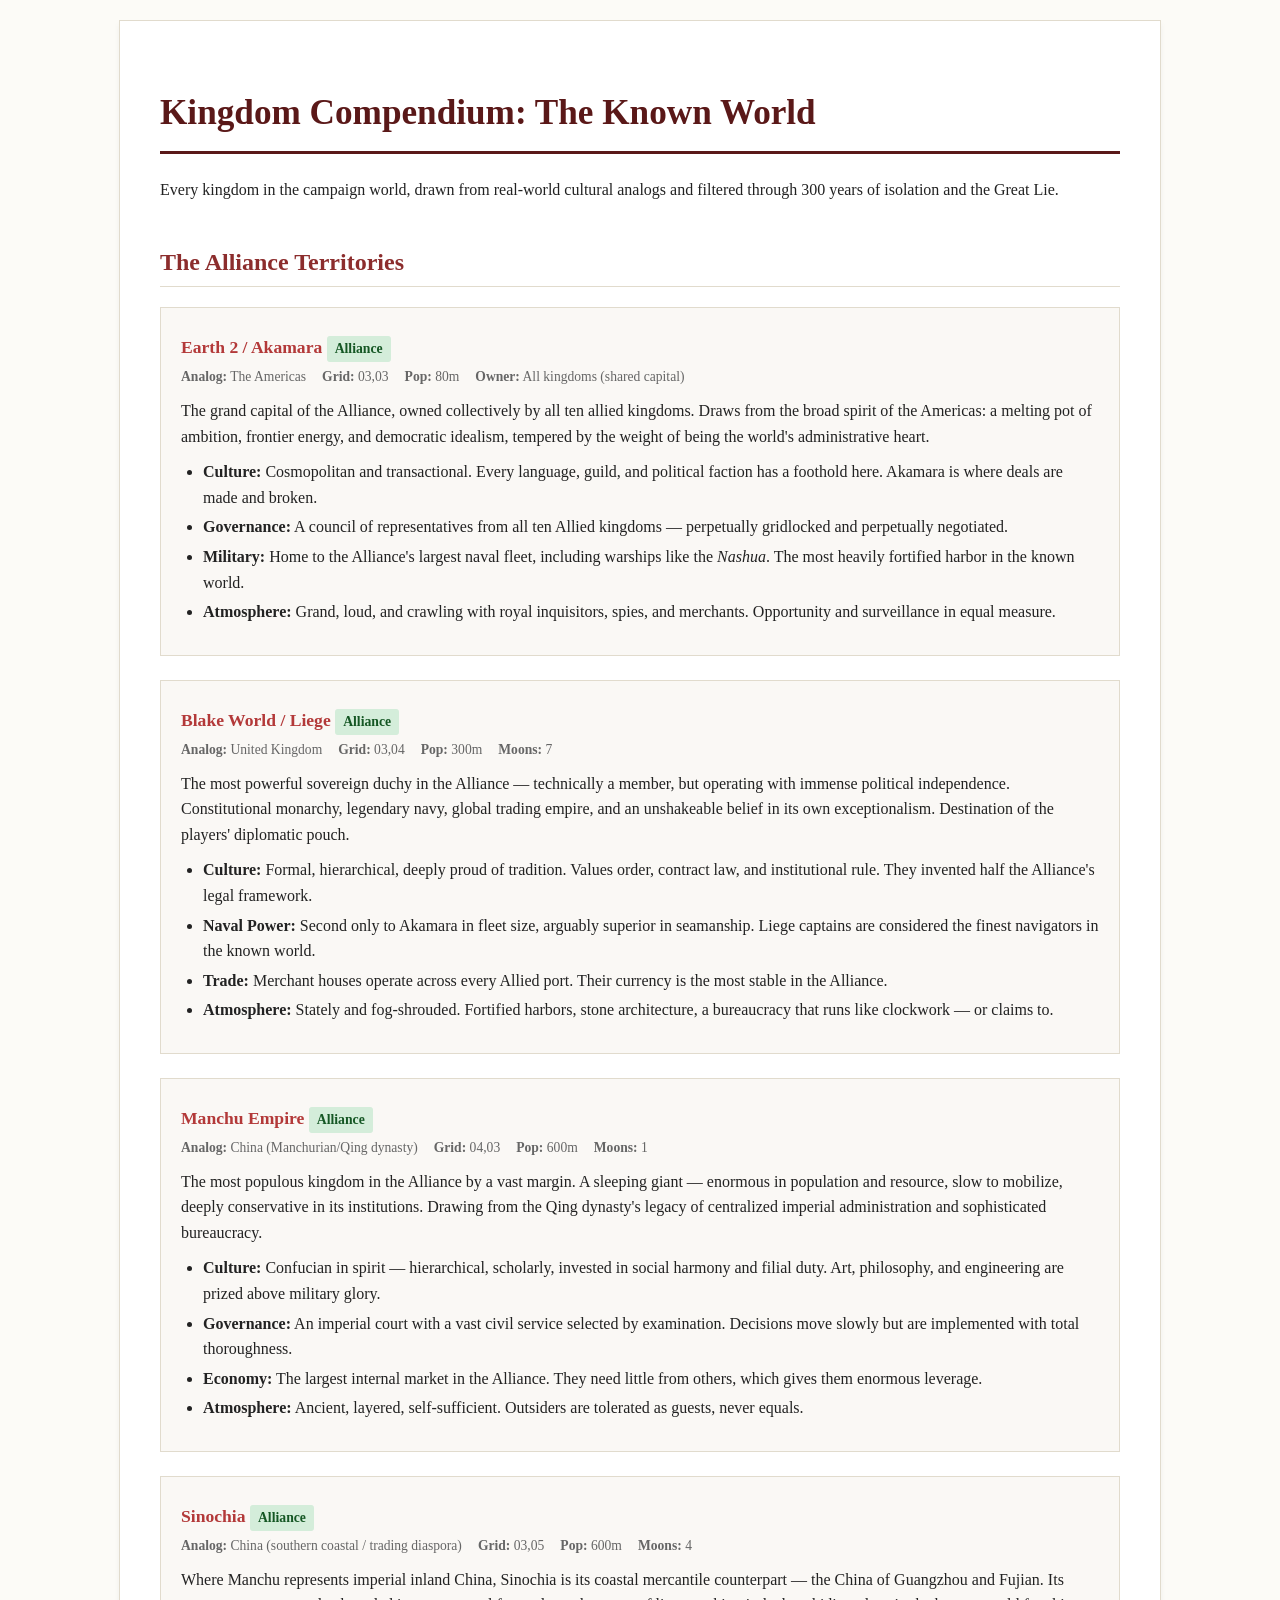
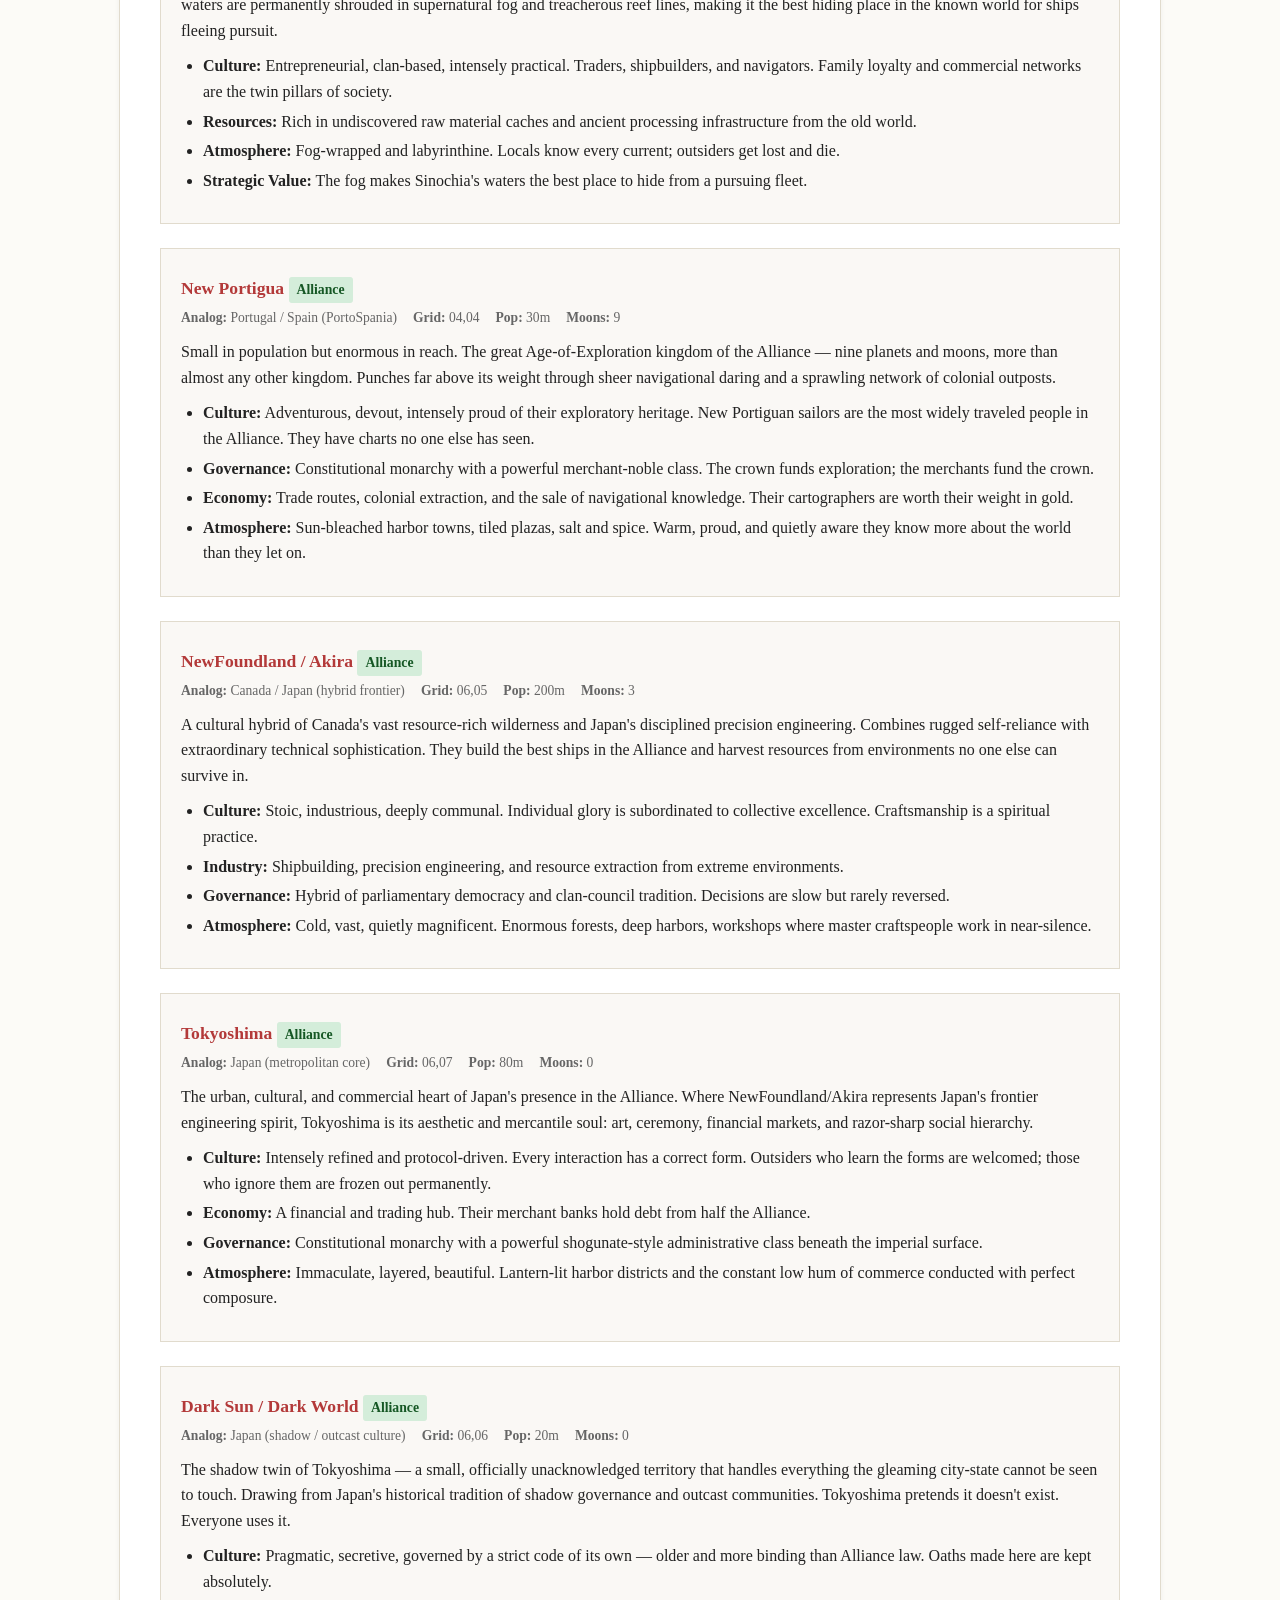
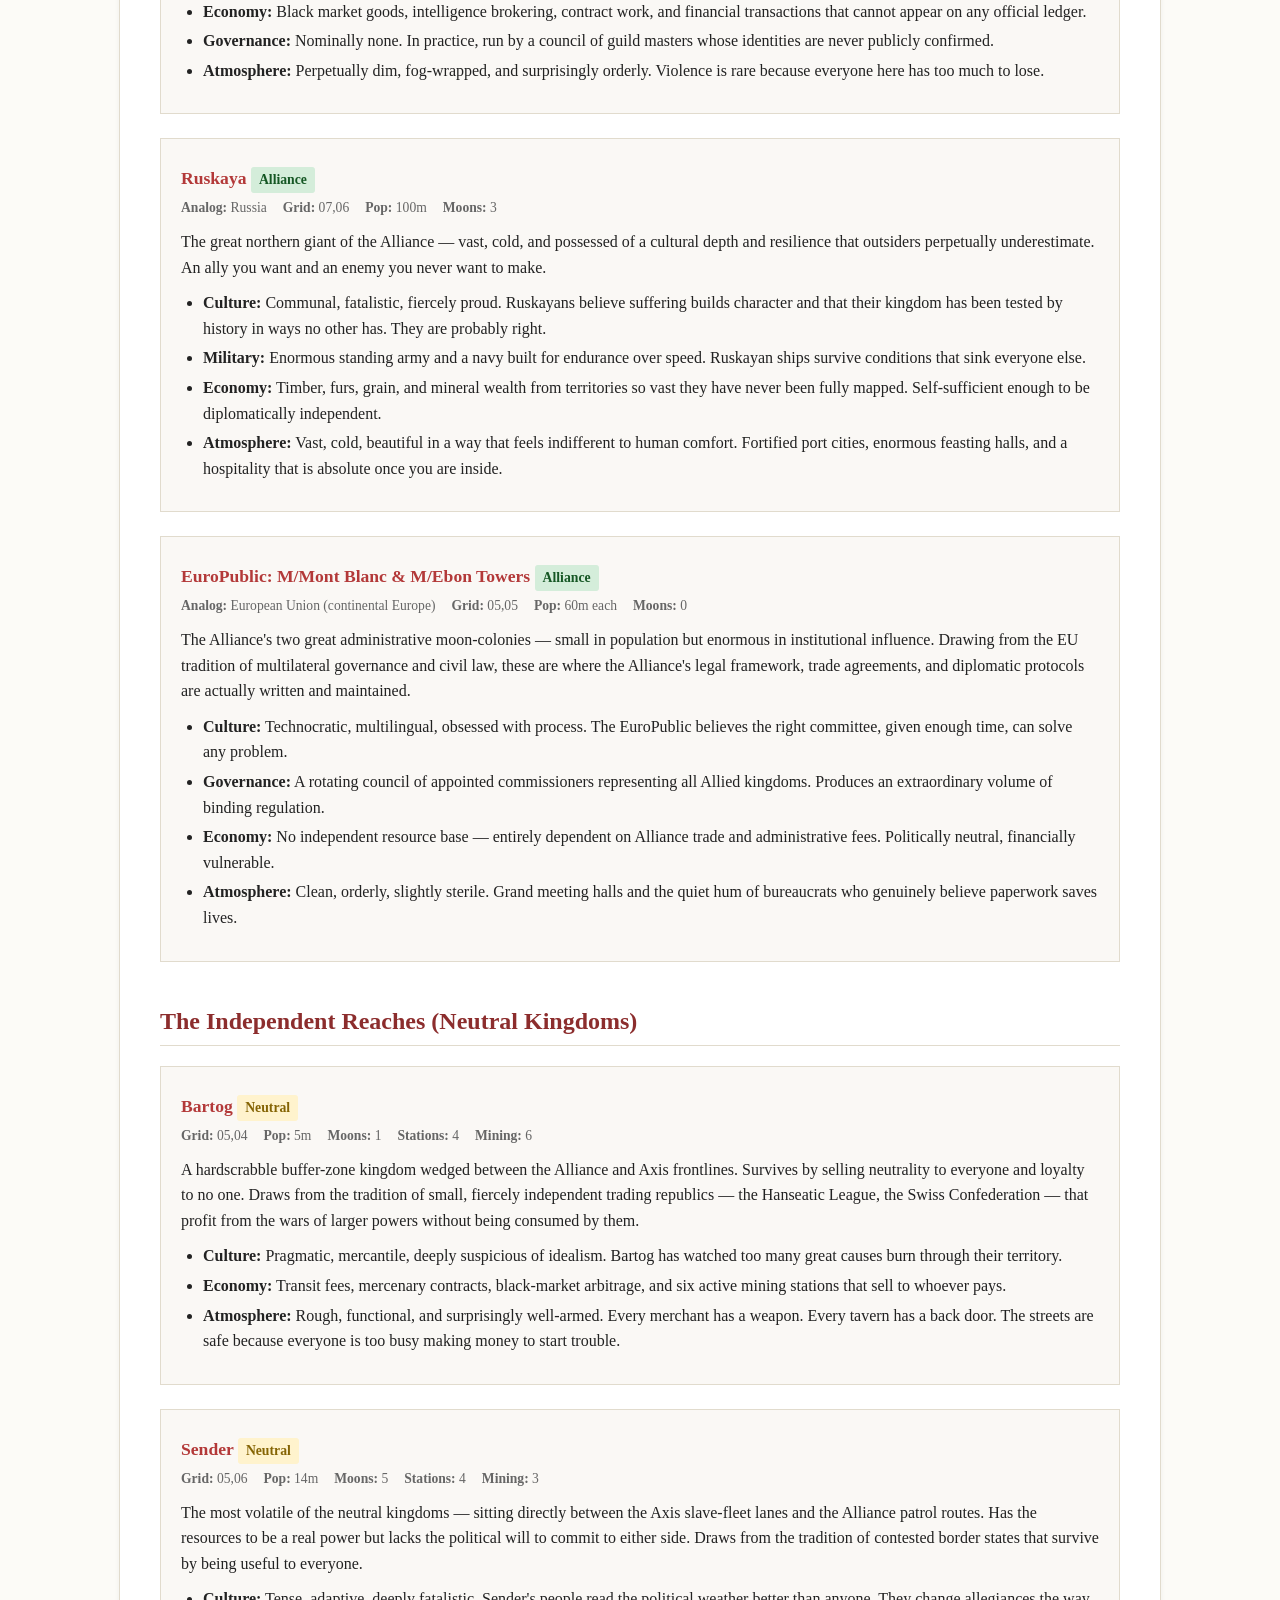
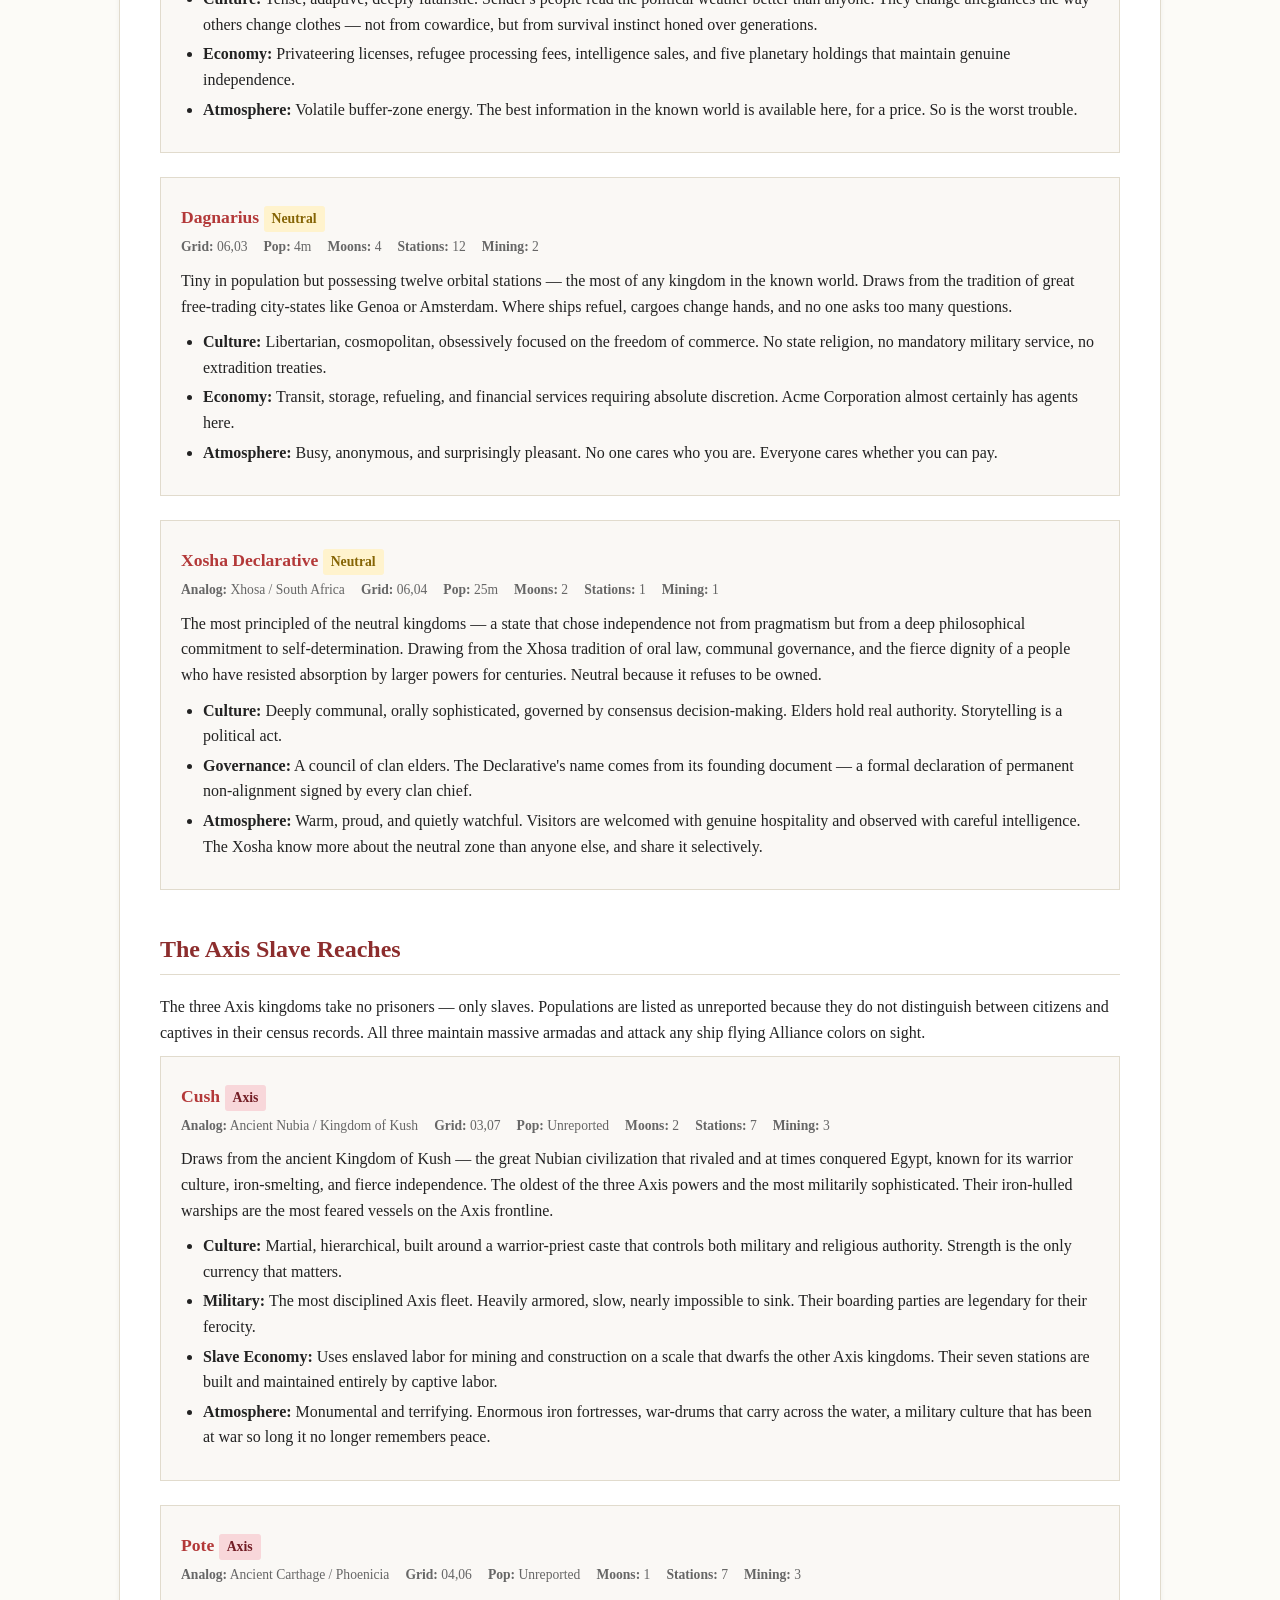
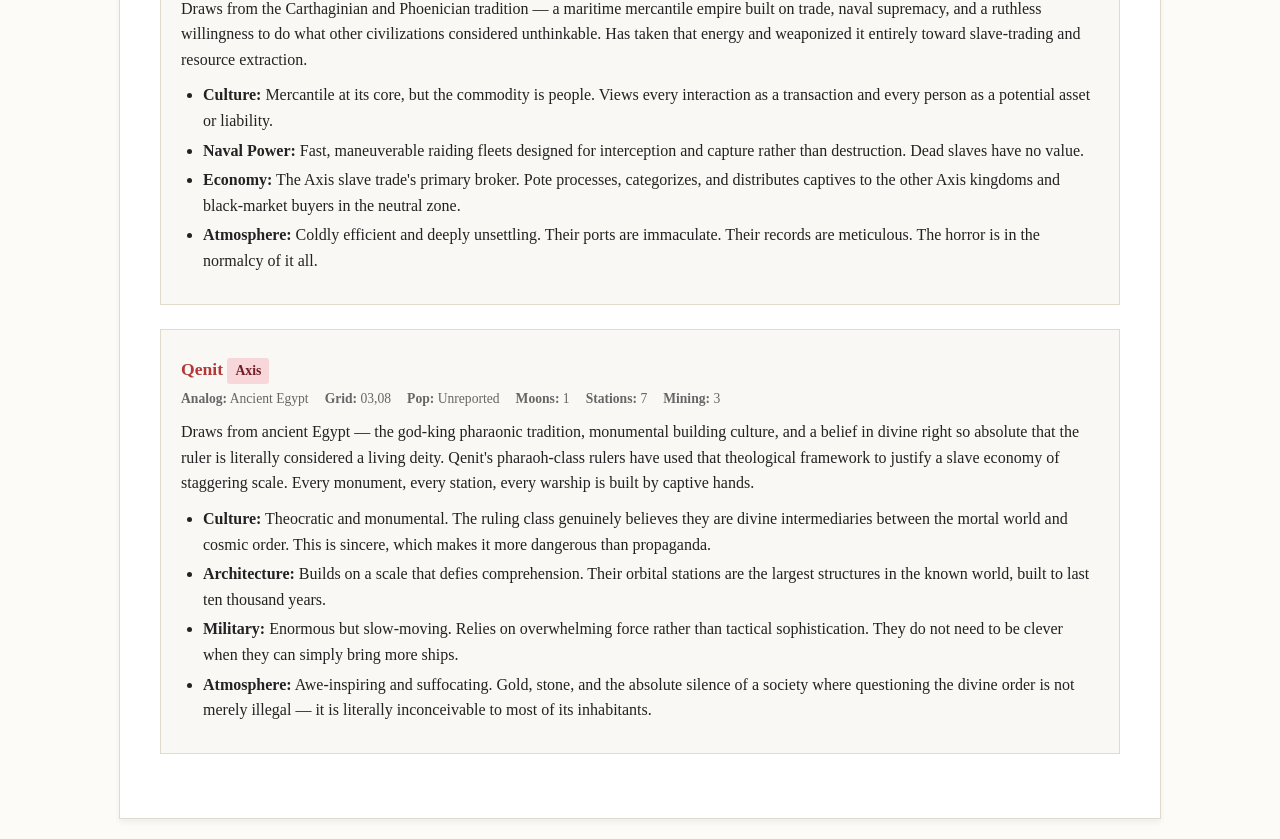
<file: M.PythonScifi_Kingdoms_v2 copy.html>
<!DOCTYPE html>
<html lang="en">
<head>
<meta charset="UTF-8">
<title>Kingdom Compendium</title>
<style>
body{font-family:'Georgia',serif;line-height:1.6;color:#222;background:#fcfbf7;margin:0;padding:20px;}
.container{max-width:960px;margin:0 auto;background:#fff;padding:40px;border:1px solid #e1dbcd;box-shadow:0 4px 6px rgba(0,0,0,0.05);}
h1{color:#5a1818;border-bottom:3px solid #5a1818;padding-bottom:10px;font-size:2.2em;}
h2{color:#8c2d2d;border-bottom:1px solid #e1dbcd;padding-bottom:5px;margin-top:40px;font-size:1.5em;}
h3{color:#b33939;font-size:1.1em;margin:5px 0 4px 0;}
.kb{border:1px solid #e1dbcd;padding:20px;margin-bottom:24px;background:#faf8f5;}
.meta{font-size:0.85em;color:#666;margin-bottom:10px;}
.meta span{margin-right:16px;}
.tag{display:inline-block;padding:2px 8px;border-radius:3px;font-size:0.78em;font-weight:bold;margin-right:6px;}
.al{background:#d4edda;color:#155724;}
.ax{background:#f8d7da;color:#721c24;}
.ne{background:#fff3cd;color:#856404;}
p{margin:6px 0 10px 0;}
ul{margin:4px 0 10px 0;padding-left:22px;}
li{margin-bottom:4px;}
</style>
</head>
<body>
<div class="container">
<h1>Kingdom Compendium: The Known World</h1>
<p>Every kingdom in the campaign world, drawn from real-world cultural analogs and filtered through 300 years of isolation and the Great Lie.</p>

<h2>The Alliance Territories</h2>

<div class="kb">
<h3>Earth 2 / Akamara <span class="tag al">Alliance</span></h3>
<div class="meta"><span><b>Analog:</b> The Americas</span><span><b>Grid:</b> 03,03</span><span><b>Pop:</b> 80m</span><span><b>Owner:</b> All kingdoms (shared capital)</span></div>
<p>The grand capital of the Alliance, owned collectively by all ten allied kingdoms. Draws from the broad spirit of the Americas: a melting pot of ambition, frontier energy, and democratic idealism, tempered by the weight of being the world's administrative heart.</p>
<ul>
<li><b>Culture:</b> Cosmopolitan and transactional. Every language, guild, and political faction has a foothold here. Akamara is where deals are made and broken.</li>
<li><b>Governance:</b> A council of representatives from all ten Allied kingdoms — perpetually gridlocked and perpetually negotiated.</li>
<li><b>Military:</b> Home to the Alliance's largest naval fleet, including warships like the <em>Nashua</em>. The most heavily fortified harbor in the known world.</li>
<li><b>Atmosphere:</b> Grand, loud, and crawling with royal inquisitors, spies, and merchants. Opportunity and surveillance in equal measure.</li>
</ul>
</div>

<div class="kb">
<h3>Blake World / Liege <span class="tag al">Alliance</span></h3>
<div class="meta"><span><b>Analog:</b> United Kingdom</span><span><b>Grid:</b> 03,04</span><span><b>Pop:</b> 300m</span><span><b>Moons:</b> 7</span></div>
<p>The most powerful sovereign duchy in the Alliance — technically a member, but operating with immense political independence. Constitutional monarchy, legendary navy, global trading empire, and an unshakeable belief in its own exceptionalism. Destination of the players' diplomatic pouch.</p>
<ul>
<li><b>Culture:</b> Formal, hierarchical, deeply proud of tradition. Values order, contract law, and institutional rule. They invented half the Alliance's legal framework.</li>
<li><b>Naval Power:</b> Second only to Akamara in fleet size, arguably superior in seamanship. Liege captains are considered the finest navigators in the known world.</li>
<li><b>Trade:</b> Merchant houses operate across every Allied port. Their currency is the most stable in the Alliance.</li>
<li><b>Atmosphere:</b> Stately and fog-shrouded. Fortified harbors, stone architecture, a bureaucracy that runs like clockwork — or claims to.</li>
</ul>
</div>

<div class="kb">
<h3>Manchu Empire <span class="tag al">Alliance</span></h3>
<div class="meta"><span><b>Analog:</b> China (Manchurian/Qing dynasty)</span><span><b>Grid:</b> 04,03</span><span><b>Pop:</b> 600m</span><span><b>Moons:</b> 1</span></div>
<p>The most populous kingdom in the Alliance by a vast margin. A sleeping giant — enormous in population and resource, slow to mobilize, deeply conservative in its institutions. Drawing from the Qing dynasty's legacy of centralized imperial administration and sophisticated bureaucracy.</p>
<ul>
<li><b>Culture:</b> Confucian in spirit — hierarchical, scholarly, invested in social harmony and filial duty. Art, philosophy, and engineering are prized above military glory.</li>
<li><b>Governance:</b> An imperial court with a vast civil service selected by examination. Decisions move slowly but are implemented with total thoroughness.</li>
<li><b>Economy:</b> The largest internal market in the Alliance. They need little from others, which gives them enormous leverage.</li>
<li><b>Atmosphere:</b> Ancient, layered, self-sufficient. Outsiders are tolerated as guests, never equals.</li>
</ul>
</div>

<div class="kb">
<h3>Sinochia <span class="tag al">Alliance</span></h3>
<div class="meta"><span><b>Analog:</b> China (southern coastal / trading diaspora)</span><span><b>Grid:</b> 03,05</span><span><b>Pop:</b> 600m</span><span><b>Moons:</b> 4</span></div>
<p>Where Manchu represents imperial inland China, Sinochia is its coastal mercantile counterpart — the China of Guangzhou and Fujian. Its waters are permanently shrouded in supernatural fog and treacherous reef lines, making it the best hiding place in the known world for ships fleeing pursuit.</p>
<ul>
<li><b>Culture:</b> Entrepreneurial, clan-based, intensely practical. Traders, shipbuilders, and navigators. Family loyalty and commercial networks are the twin pillars of society.</li>
<li><b>Resources:</b> Rich in undiscovered raw material caches and ancient processing infrastructure from the old world.</li>
<li><b>Atmosphere:</b> Fog-wrapped and labyrinthine. Locals know every current; outsiders get lost and die.</li>
<li><b>Strategic Value:</b> The fog makes Sinochia's waters the best place to hide from a pursuing fleet.</li>
</ul>
</div>

<div class="kb">
<h3>New Portigua <span class="tag al">Alliance</span></h3>
<div class="meta"><span><b>Analog:</b> Portugal / Spain (PortoSpania)</span><span><b>Grid:</b> 04,04</span><span><b>Pop:</b> 30m</span><span><b>Moons:</b> 9</span></div>
<p>Small in population but enormous in reach. The great Age-of-Exploration kingdom of the Alliance — nine planets and moons, more than almost any other kingdom. Punches far above its weight through sheer navigational daring and a sprawling network of colonial outposts.</p>
<ul>
<li><b>Culture:</b> Adventurous, devout, intensely proud of their exploratory heritage. New Portiguan sailors are the most widely traveled people in the Alliance. They have charts no one else has seen.</li>
<li><b>Governance:</b> Constitutional monarchy with a powerful merchant-noble class. The crown funds exploration; the merchants fund the crown.</li>
<li><b>Economy:</b> Trade routes, colonial extraction, and the sale of navigational knowledge. Their cartographers are worth their weight in gold.</li>
<li><b>Atmosphere:</b> Sun-bleached harbor towns, tiled plazas, salt and spice. Warm, proud, and quietly aware they know more about the world than they let on.</li>
</ul>
</div>

<div class="kb">
<h3>NewFoundland / Akira <span class="tag al">Alliance</span></h3>
<div class="meta"><span><b>Analog:</b> Canada / Japan (hybrid frontier)</span><span><b>Grid:</b> 06,05</span><span><b>Pop:</b> 200m</span><span><b>Moons:</b> 3</span></div>
<p>A cultural hybrid of Canada's vast resource-rich wilderness and Japan's disciplined precision engineering. Combines rugged self-reliance with extraordinary technical sophistication. They build the best ships in the Alliance and harvest resources from environments no one else can survive in.</p>
<ul>
<li><b>Culture:</b> Stoic, industrious, deeply communal. Individual glory is subordinated to collective excellence. Craftsmanship is a spiritual practice.</li>
<li><b>Industry:</b> Shipbuilding, precision engineering, and resource extraction from extreme environments.</li>
<li><b>Governance:</b> Hybrid of parliamentary democracy and clan-council tradition. Decisions are slow but rarely reversed.</li>
<li><b>Atmosphere:</b> Cold, vast, quietly magnificent. Enormous forests, deep harbors, workshops where master craftspeople work in near-silence.</li>
</ul>
</div>

<div class="kb">
<h3>Tokyoshima <span class="tag al">Alliance</span></h3>
<div class="meta"><span><b>Analog:</b> Japan (metropolitan core)</span><span><b>Grid:</b> 06,07</span><span><b>Pop:</b> 80m</span><span><b>Moons:</b> 0</span></div>
<p>The urban, cultural, and commercial heart of Japan's presence in the Alliance. Where NewFoundland/Akira represents Japan's frontier engineering spirit, Tokyoshima is its aesthetic and mercantile soul: art, ceremony, financial markets, and razor-sharp social hierarchy.</p>
<ul>
<li><b>Culture:</b> Intensely refined and protocol-driven. Every interaction has a correct form. Outsiders who learn the forms are welcomed; those who ignore them are frozen out permanently.</li>
<li><b>Economy:</b> A financial and trading hub. Their merchant banks hold debt from half the Alliance.</li>
<li><b>Governance:</b> Constitutional monarchy with a powerful shogunate-style administrative class beneath the imperial surface.</li>
<li><b>Atmosphere:</b> Immaculate, layered, beautiful. Lantern-lit harbor districts and the constant low hum of commerce conducted with perfect composure.</li>
</ul>
</div>

<div class="kb">
<h3>Dark Sun / Dark World <span class="tag al">Alliance</span></h3>
<div class="meta"><span><b>Analog:</b> Japan (shadow / outcast culture)</span><span><b>Grid:</b> 06,06</span><span><b>Pop:</b> 20m</span><span><b>Moons:</b> 0</span></div>
<p>The shadow twin of Tokyoshima — a small, officially unacknowledged territory that handles everything the gleaming city-state cannot be seen to touch. Drawing from Japan's historical tradition of shadow governance and outcast communities. Tokyoshima pretends it doesn't exist. Everyone uses it.</p>
<ul>
<li><b>Culture:</b> Pragmatic, secretive, governed by a strict code of its own — older and more binding than Alliance law. Oaths made here are kept absolutely.</li>
<li><b>Economy:</b> Black market goods, intelligence brokering, contract work, and financial transactions that cannot appear on any official ledger.</li>
<li><b>Governance:</b> Nominally none. In practice, run by a council of guild masters whose identities are never publicly confirmed.</li>
<li><b>Atmosphere:</b> Perpetually dim, fog-wrapped, and surprisingly orderly. Violence is rare because everyone here has too much to lose.</li>
</ul>
</div>

<div class="kb">
<h3>Ruskaya <span class="tag al">Alliance</span></h3>
<div class="meta"><span><b>Analog:</b> Russia</span><span><b>Grid:</b> 07,06</span><span><b>Pop:</b> 100m</span><span><b>Moons:</b> 3</span></div>
<p>The great northern giant of the Alliance — vast, cold, and possessed of a cultural depth and resilience that outsiders perpetually underestimate. An ally you want and an enemy you never want to make.</p>
<ul>
<li><b>Culture:</b> Communal, fatalistic, fiercely proud. Ruskayans believe suffering builds character and that their kingdom has been tested by history in ways no other has. They are probably right.</li>
<li><b>Military:</b> Enormous standing army and a navy built for endurance over speed. Ruskayan ships survive conditions that sink everyone else.</li>
<li><b>Economy:</b> Timber, furs, grain, and mineral wealth from territories so vast they have never been fully mapped. Self-sufficient enough to be diplomatically independent.</li>
<li><b>Atmosphere:</b> Vast, cold, beautiful in a way that feels indifferent to human comfort. Fortified port cities, enormous feasting halls, and a hospitality that is absolute once you are inside.</li>
</ul>
</div>

<div class="kb">
<h3>EuroPublic: M/Mont Blanc &amp; M/Ebon Towers <span class="tag al">Alliance</span></h3>
<div class="meta"><span><b>Analog:</b> European Union (continental Europe)</span><span><b>Grid:</b> 05,05</span><span><b>Pop:</b> 60m each</span><span><b>Moons:</b> 0</span></div>
<p>The Alliance's two great administrative moon-colonies — small in population but enormous in institutional influence. Drawing from the EU tradition of multilateral governance and civil law, these are where the Alliance's legal framework, trade agreements, and diplomatic protocols are actually written and maintained.</p>
<ul>
<li><b>Culture:</b> Technocratic, multilingual, obsessed with process. The EuroPublic believes the right committee, given enough time, can solve any problem.</li>
<li><b>Governance:</b> A rotating council of appointed commissioners representing all Allied kingdoms. Produces an extraordinary volume of binding regulation.</li>
<li><b>Economy:</b> No independent resource base — entirely dependent on Alliance trade and administrative fees. Politically neutral, financially vulnerable.</li>
<li><b>Atmosphere:</b> Clean, orderly, slightly sterile. Grand meeting halls and the quiet hum of bureaucrats who genuinely believe paperwork saves lives.</li>
</ul>
</div>

<h2>The Independent Reaches (Neutral Kingdoms)</h2>

<div class="kb">
<h3>Bartog <span class="tag ne">Neutral</span></h3>
<div class="meta"><span><b>Grid:</b> 05,04</span><span><b>Pop:</b> 5m</span><span><b>Moons:</b> 1</span><span><b>Stations:</b> 4</span><span><b>Mining:</b> 6</span></div>
<p>A hardscrabble buffer-zone kingdom wedged between the Alliance and Axis frontlines. Survives by selling neutrality to everyone and loyalty to no one. Draws from the tradition of small, fiercely independent trading republics — the Hanseatic League, the Swiss Confederation — that profit from the wars of larger powers without being consumed by them.</p>
<ul>
<li><b>Culture:</b> Pragmatic, mercantile, deeply suspicious of idealism. Bartog has watched too many great causes burn through their territory.</li>
<li><b>Economy:</b> Transit fees, mercenary contracts, black-market arbitrage, and six active mining stations that sell to whoever pays.</li>
<li><b>Atmosphere:</b> Rough, functional, and surprisingly well-armed. Every merchant has a weapon. Every tavern has a back door. The streets are safe because everyone is too busy making money to start trouble.</li>
</ul>
</div>

<div class="kb">
<h3>Sender <span class="tag ne">Neutral</span></h3>
<div class="meta"><span><b>Grid:</b> 05,06</span><span><b>Pop:</b> 14m</span><span><b>Moons:</b> 5</span><span><b>Stations:</b> 4</span><span><b>Mining:</b> 3</span></div>
<p>The most volatile of the neutral kingdoms — sitting directly between the Axis slave-fleet lanes and the Alliance patrol routes. Has the resources to be a real power but lacks the political will to commit to either side. Draws from the tradition of contested border states that survive by being useful to everyone.</p>
<ul>
<li><b>Culture:</b> Tense, adaptive, deeply fatalistic. Sender's people read the political weather better than anyone. They change allegiances the way others change clothes — not from cowardice, but from survival instinct honed over generations.</li>
<li><b>Economy:</b> Privateering licenses, refugee processing fees, intelligence sales, and five planetary holdings that maintain genuine independence.</li>
<li><b>Atmosphere:</b> Volatile buffer-zone energy. The best information in the known world is available here, for a price. So is the worst trouble.</li>
</ul>
</div>

<div class="kb">
<h3>Dagnarius <span class="tag ne">Neutral</span></h3>
<div class="meta"><span><b>Grid:</b> 06,03</span><span><b>Pop:</b> 4m</span><span><b>Moons:</b> 4</span><span><b>Stations:</b> 12</span><span><b>Mining:</b> 2</span></div>
<p>Tiny in population but possessing twelve orbital stations — the most of any kingdom in the known world. Draws from the tradition of great free-trading city-states like Genoa or Amsterdam. Where ships refuel, cargoes change hands, and no one asks too many questions.</p>
<ul>
<li><b>Culture:</b> Libertarian, cosmopolitan, obsessively focused on the freedom of commerce. No state religion, no mandatory military service, no extradition treaties.</li>
<li><b>Economy:</b> Transit, storage, refueling, and financial services requiring absolute discretion. Acme Corporation almost certainly has agents here.</li>
<li><b>Atmosphere:</b> Busy, anonymous, and surprisingly pleasant. No one cares who you are. Everyone cares whether you can pay.</li>
</ul>
</div>

<div class="kb">
<h3>Xosha Declarative <span class="tag ne">Neutral</span></h3>
<div class="meta"><span><b>Analog:</b> Xhosa / South Africa</span><span><b>Grid:</b> 06,04</span><span><b>Pop:</b> 25m</span><span><b>Moons:</b> 2</span><span><b>Stations:</b> 1</span><span><b>Mining:</b> 1</span></div>
<p>The most principled of the neutral kingdoms — a state that chose independence not from pragmatism but from a deep philosophical commitment to self-determination. Drawing from the Xhosa tradition of oral law, communal governance, and the fierce dignity of a people who have resisted absorption by larger powers for centuries. Neutral because it refuses to be owned.</p>
<ul>
<li><b>Culture:</b> Deeply communal, orally sophisticated, governed by consensus decision-making. Elders hold real authority. Storytelling is a political act.</li>
<li><b>Governance:</b> A council of clan elders. The Declarative's name comes from its founding document — a formal declaration of permanent non-alignment signed by every clan chief.</li>
<li><b>Atmosphere:</b> Warm, proud, and quietly watchful. Visitors are welcomed with genuine hospitality and observed with careful intelligence. The Xosha know more about the neutral zone than anyone else, and share it selectively.</li>
</ul>
</div>

<h2>The Axis Slave Reaches</h2>
<p>The three Axis kingdoms take no prisoners — only slaves. Populations are listed as unreported because they do not distinguish between citizens and captives in their census records. All three maintain massive armadas and attack any ship flying Alliance colors on sight.</p>

<div class="kb">
<h3>Cush <span class="tag ax">Axis</span></h3>
<div class="meta"><span><b>Analog:</b> Ancient Nubia / Kingdom of Kush</span><span><b>Grid:</b> 03,07</span><span><b>Pop:</b> Unreported</span><span><b>Moons:</b> 2</span><span><b>Stations:</b> 7</span><span><b>Mining:</b> 3</span></div>
<p>Draws from the ancient Kingdom of Kush — the great Nubian civilization that rivaled and at times conquered Egypt, known for its warrior culture, iron-smelting, and fierce independence. The oldest of the three Axis powers and the most militarily sophisticated. Their iron-hulled warships are the most feared vessels on the Axis frontline.</p>
<ul>
<li><b>Culture:</b> Martial, hierarchical, built around a warrior-priest caste that controls both military and religious authority. Strength is the only currency that matters.</li>
<li><b>Military:</b> The most disciplined Axis fleet. Heavily armored, slow, nearly impossible to sink. Their boarding parties are legendary for their ferocity.</li>
<li><b>Slave Economy:</b> Uses enslaved labor for mining and construction on a scale that dwarfs the other Axis kingdoms. Their seven stations are built and maintained entirely by captive labor.</li>
<li><b>Atmosphere:</b> Monumental and terrifying. Enormous iron fortresses, war-drums that carry across the water, a military culture that has been at war so long it no longer remembers peace.</li>
</ul>
</div>

<div class="kb">
<h3>Pote <span class="tag ax">Axis</span></h3>
<div class="meta"><span><b>Analog:</b> Ancient Carthage / Phoenicia</span><span><b>Grid:</b> 04,06</span><span><b>Pop:</b> Unreported</span><span><b>Moons:</b> 1</span><span><b>Stations:</b> 7</span><span><b>Mining:</b> 3</span></div>
<p>Draws from the Carthaginian and Phoenician tradition — a maritime mercantile empire built on trade, naval supremacy, and a ruthless willingness to do what other civilizations considered unthinkable. Has taken that energy and weaponized it entirely toward slave-trading and resource extraction.</p>
<ul>
<li><b>Culture:</b> Mercantile at its core, but the commodity is people. Views every interaction as a transaction and every person as a potential asset or liability.</li>
<li><b>Naval Power:</b> Fast, maneuverable raiding fleets designed for interception and capture rather than destruction. Dead slaves have no value.</li>
<li><b>Economy:</b> The Axis slave trade's primary broker. Pote processes, categorizes, and distributes captives to the other Axis kingdoms and black-market buyers in the neutral zone.</li>
<li><b>Atmosphere:</b> Coldly efficient and deeply unsettling. Their ports are immaculate. Their records are meticulous. The horror is in the normalcy of it all.</li>
</ul>
</div>

<div class="kb">
<h3>Qenit <span class="tag ax">Axis</span></h3>
<div class="meta"><span><b>Analog:</b> Ancient Egypt</span><span><b>Grid:</b> 03,08</span><span><b>Pop:</b> Unreported</span><span><b>Moons:</b> 1</span><span><b>Stations:</b> 7</span><span><b>Mining:</b> 3</span></div>
<p>Draws from ancient Egypt — the god-king pharaonic tradition, monumental building culture, and a belief in divine right so absolute that the ruler is literally considered a living deity. Qenit's pharaoh-class rulers have used that theological framework to justify a slave economy of staggering scale. Every monument, every station, every warship is built by captive hands.</p>
<ul>
<li><b>Culture:</b> Theocratic and monumental. The ruling class genuinely believes they are divine intermediaries between the mortal world and cosmic order. This is sincere, which makes it more dangerous than propaganda.</li>
<li><b>Architecture:</b> Builds on a scale that defies comprehension. Their orbital stations are the largest structures in the known world, built to last ten thousand years.</li>
<li><b>Military:</b> Enormous but slow-moving. Relies on overwhelming force rather than tactical sophistication. They do not need to be clever when they can simply bring more ships.</li>
<li><b>Atmosphere:</b> Awe-inspiring and suffocating. Gold, stone, and the absolute silence of a society where questioning the divine order is not merely illegal — it is literally inconceivable to most of its inhabitants.</li>
</ul>
</div>

</div>
</body>
</html>
</file>
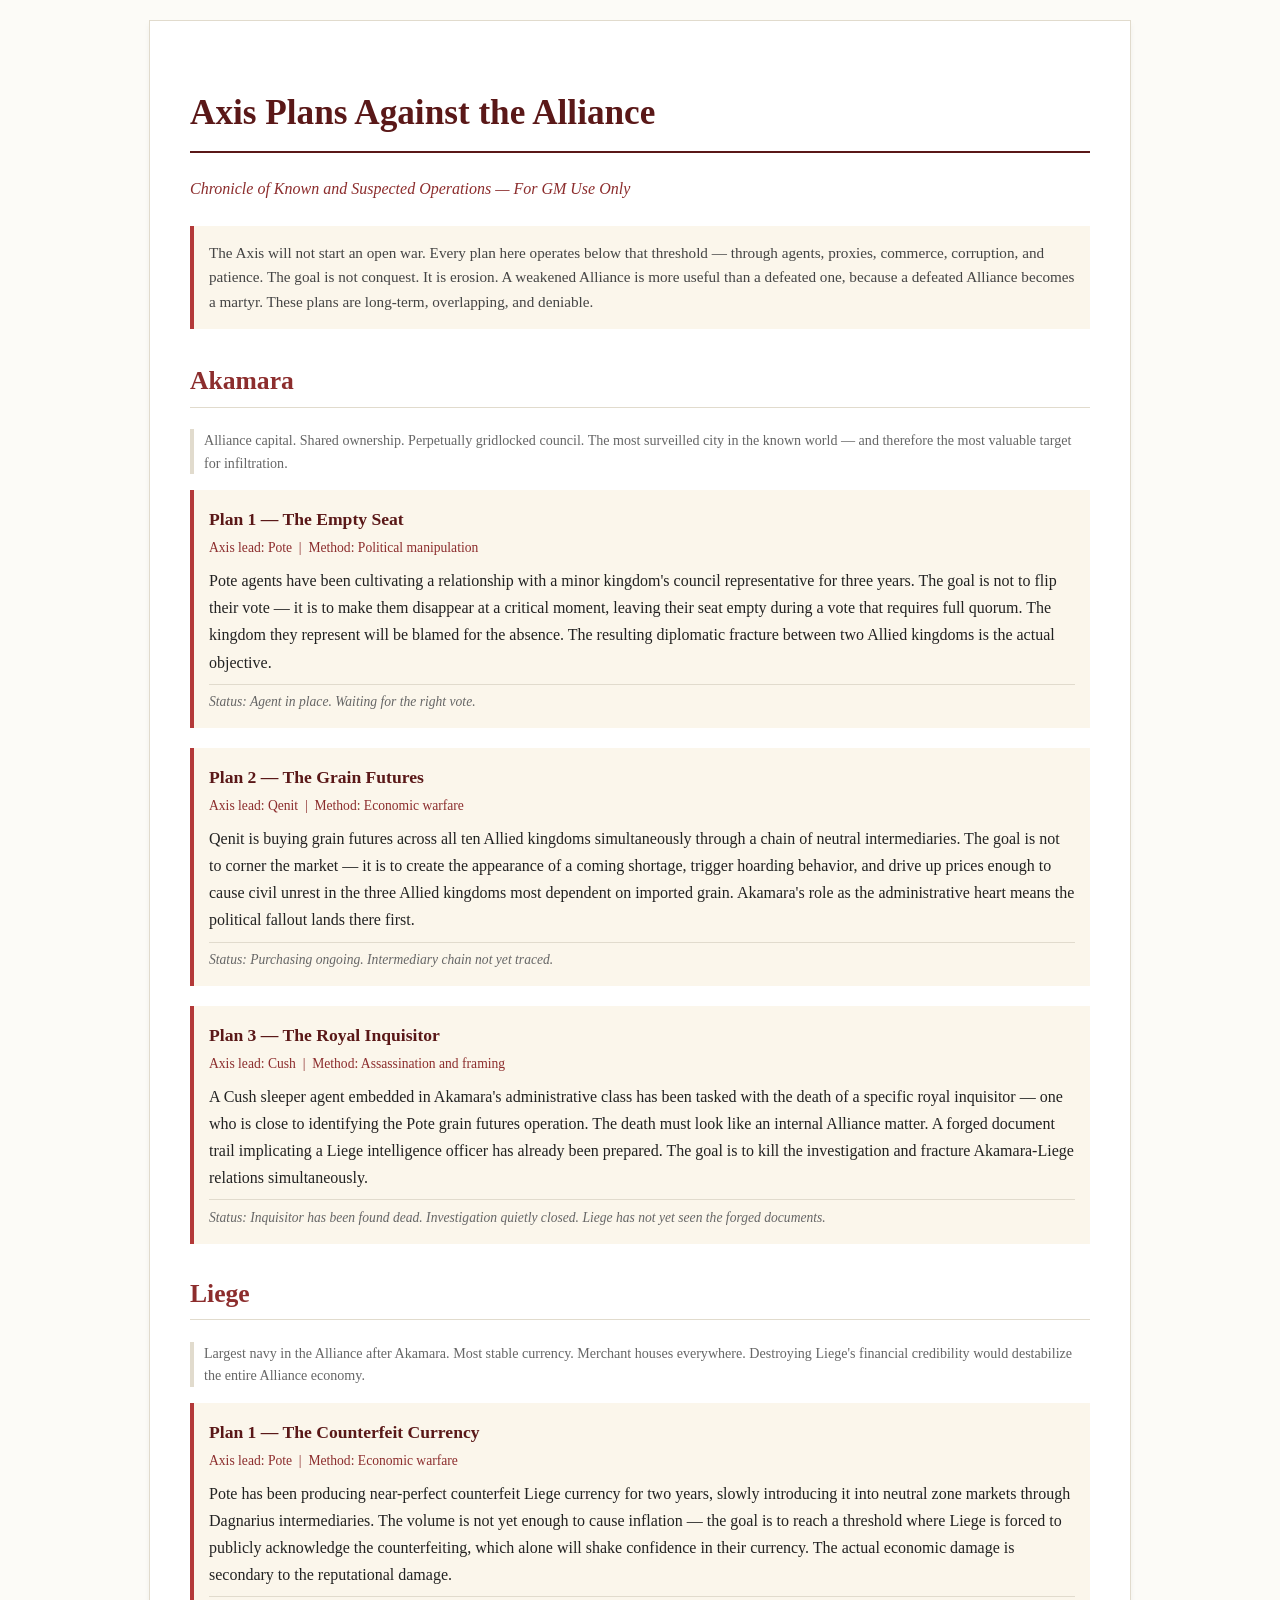
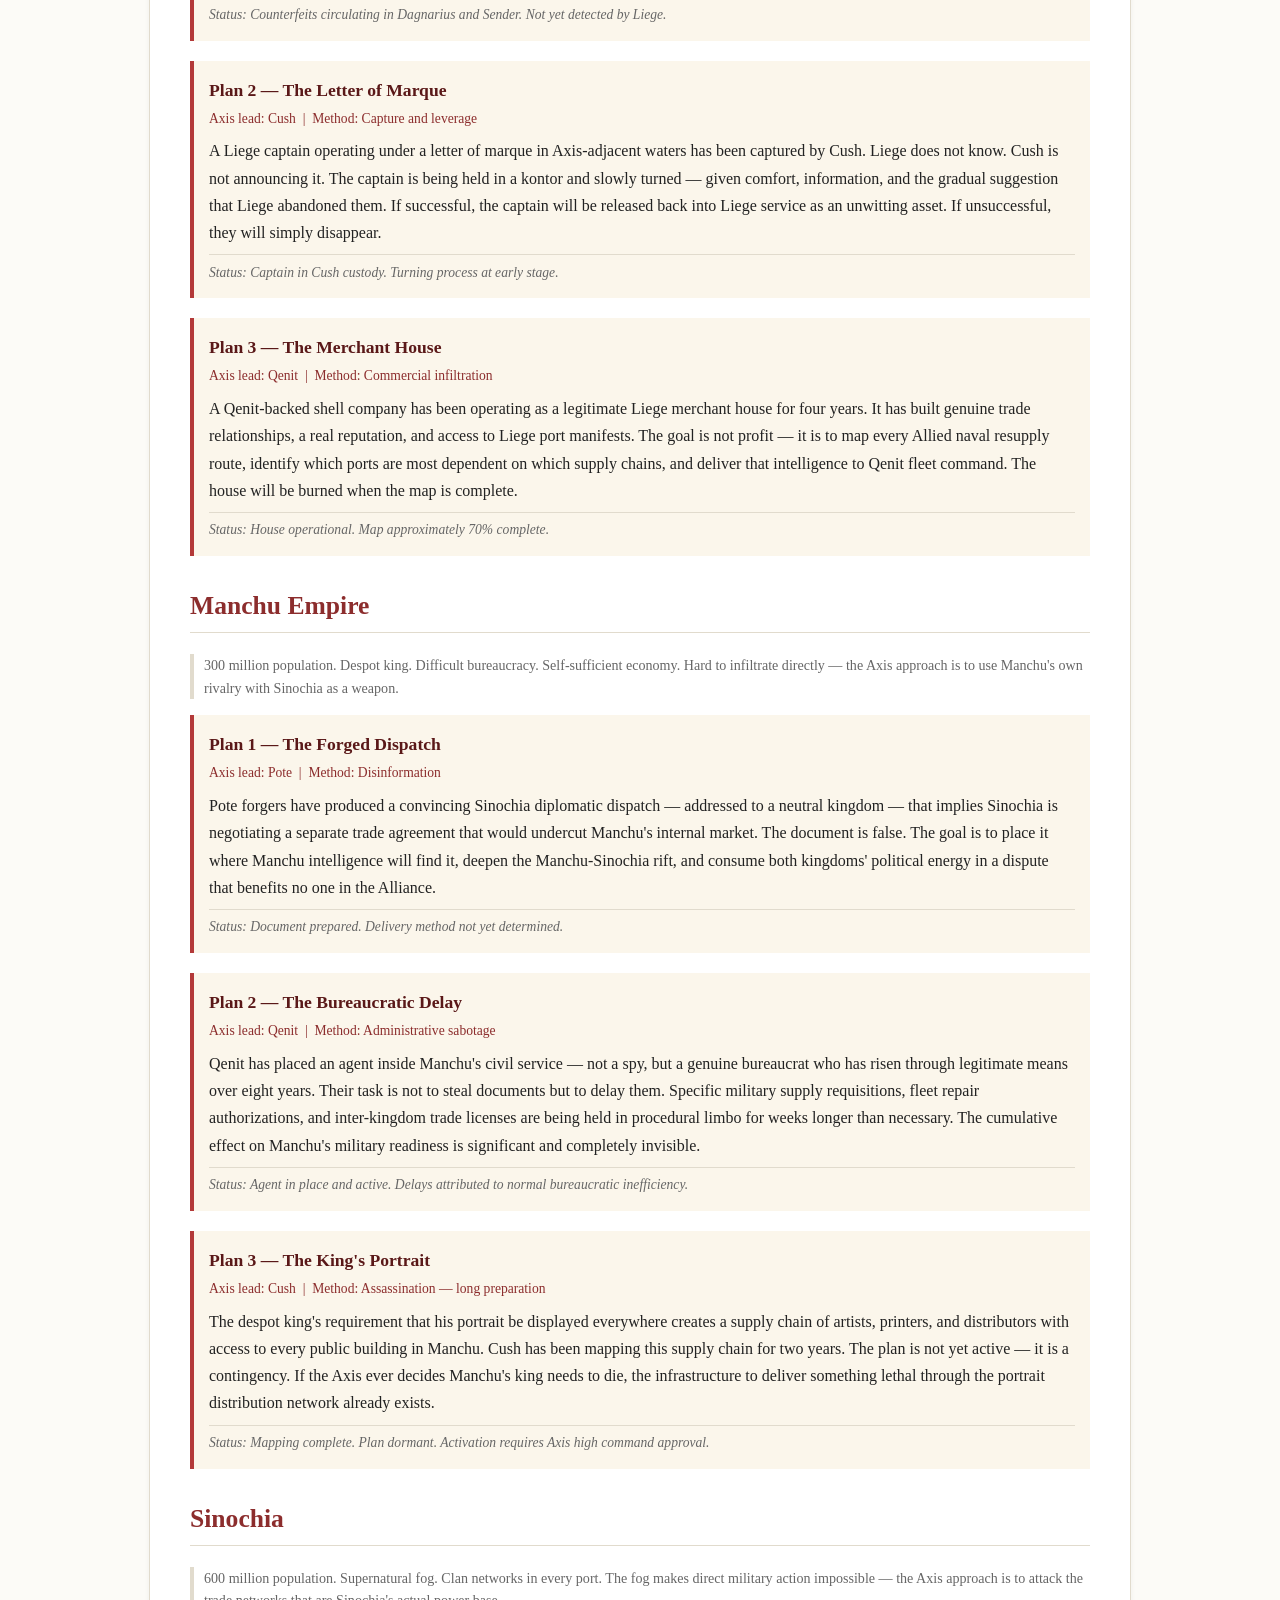
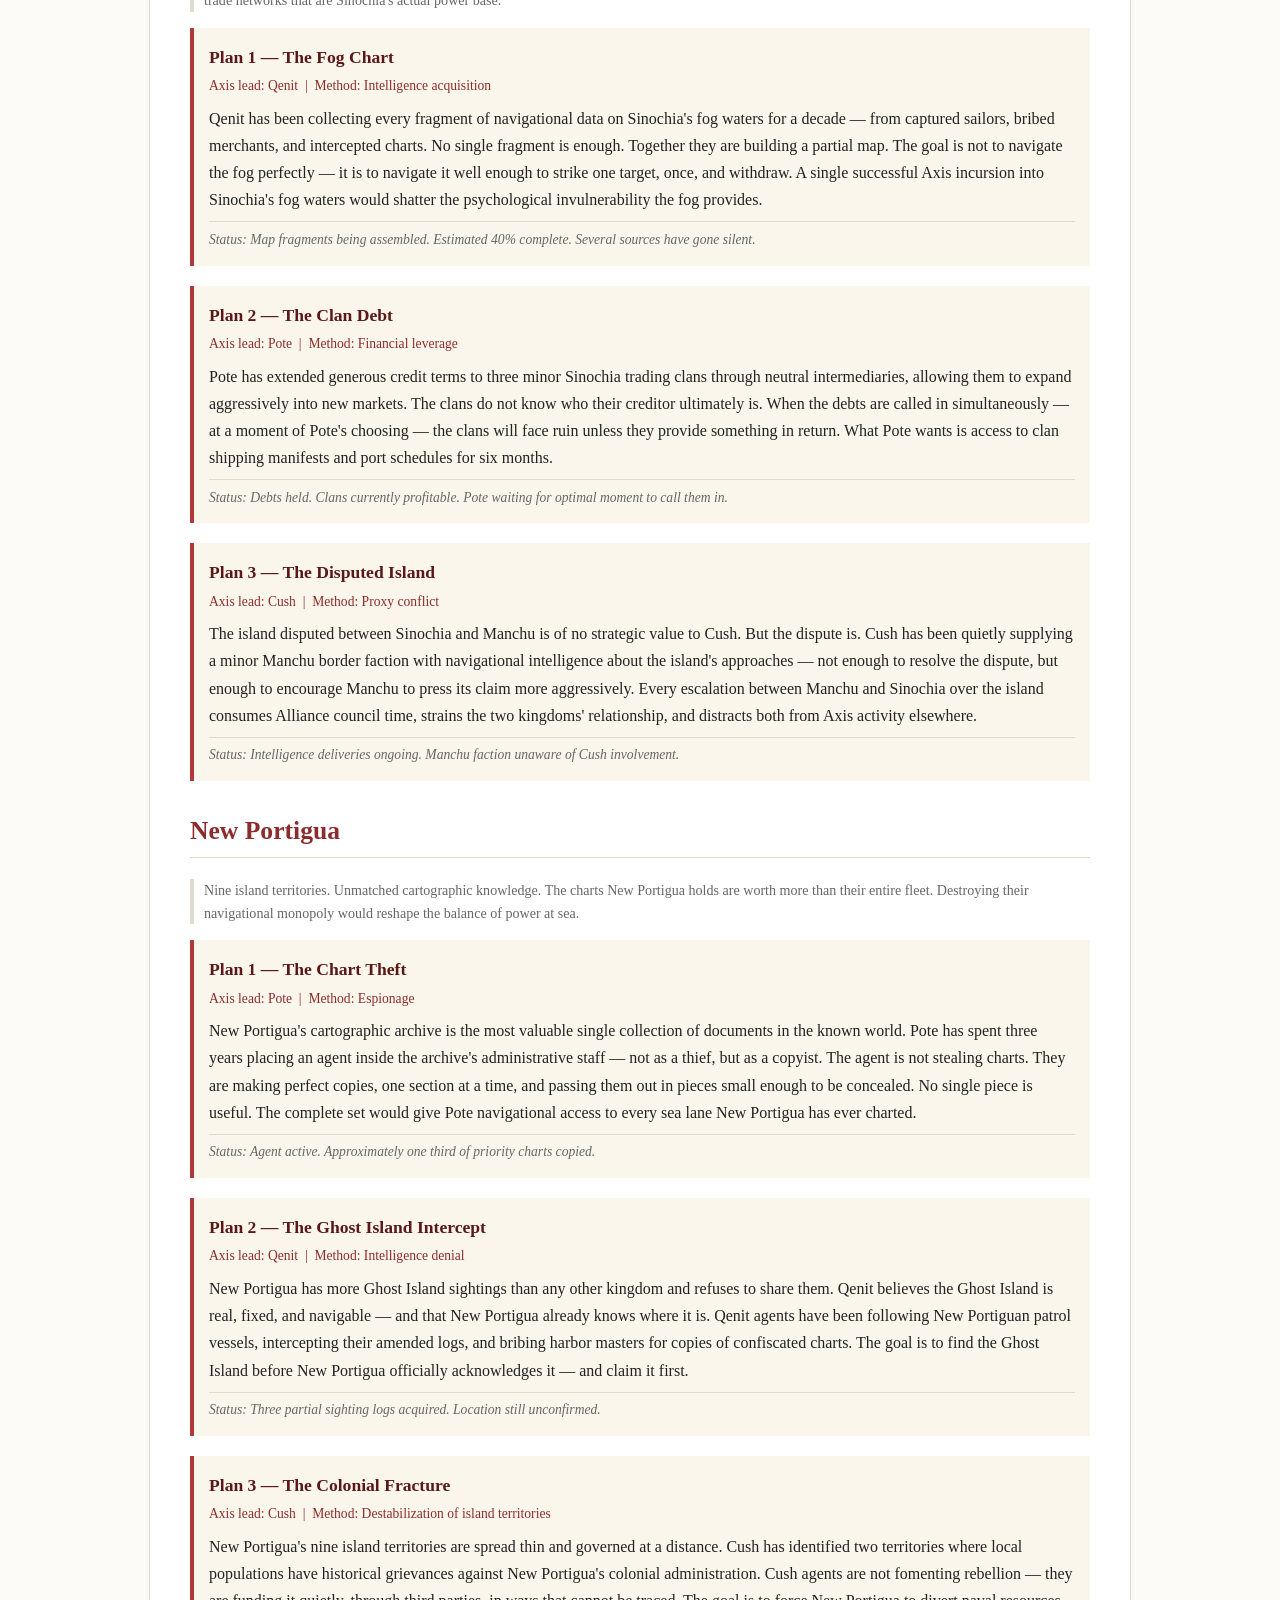
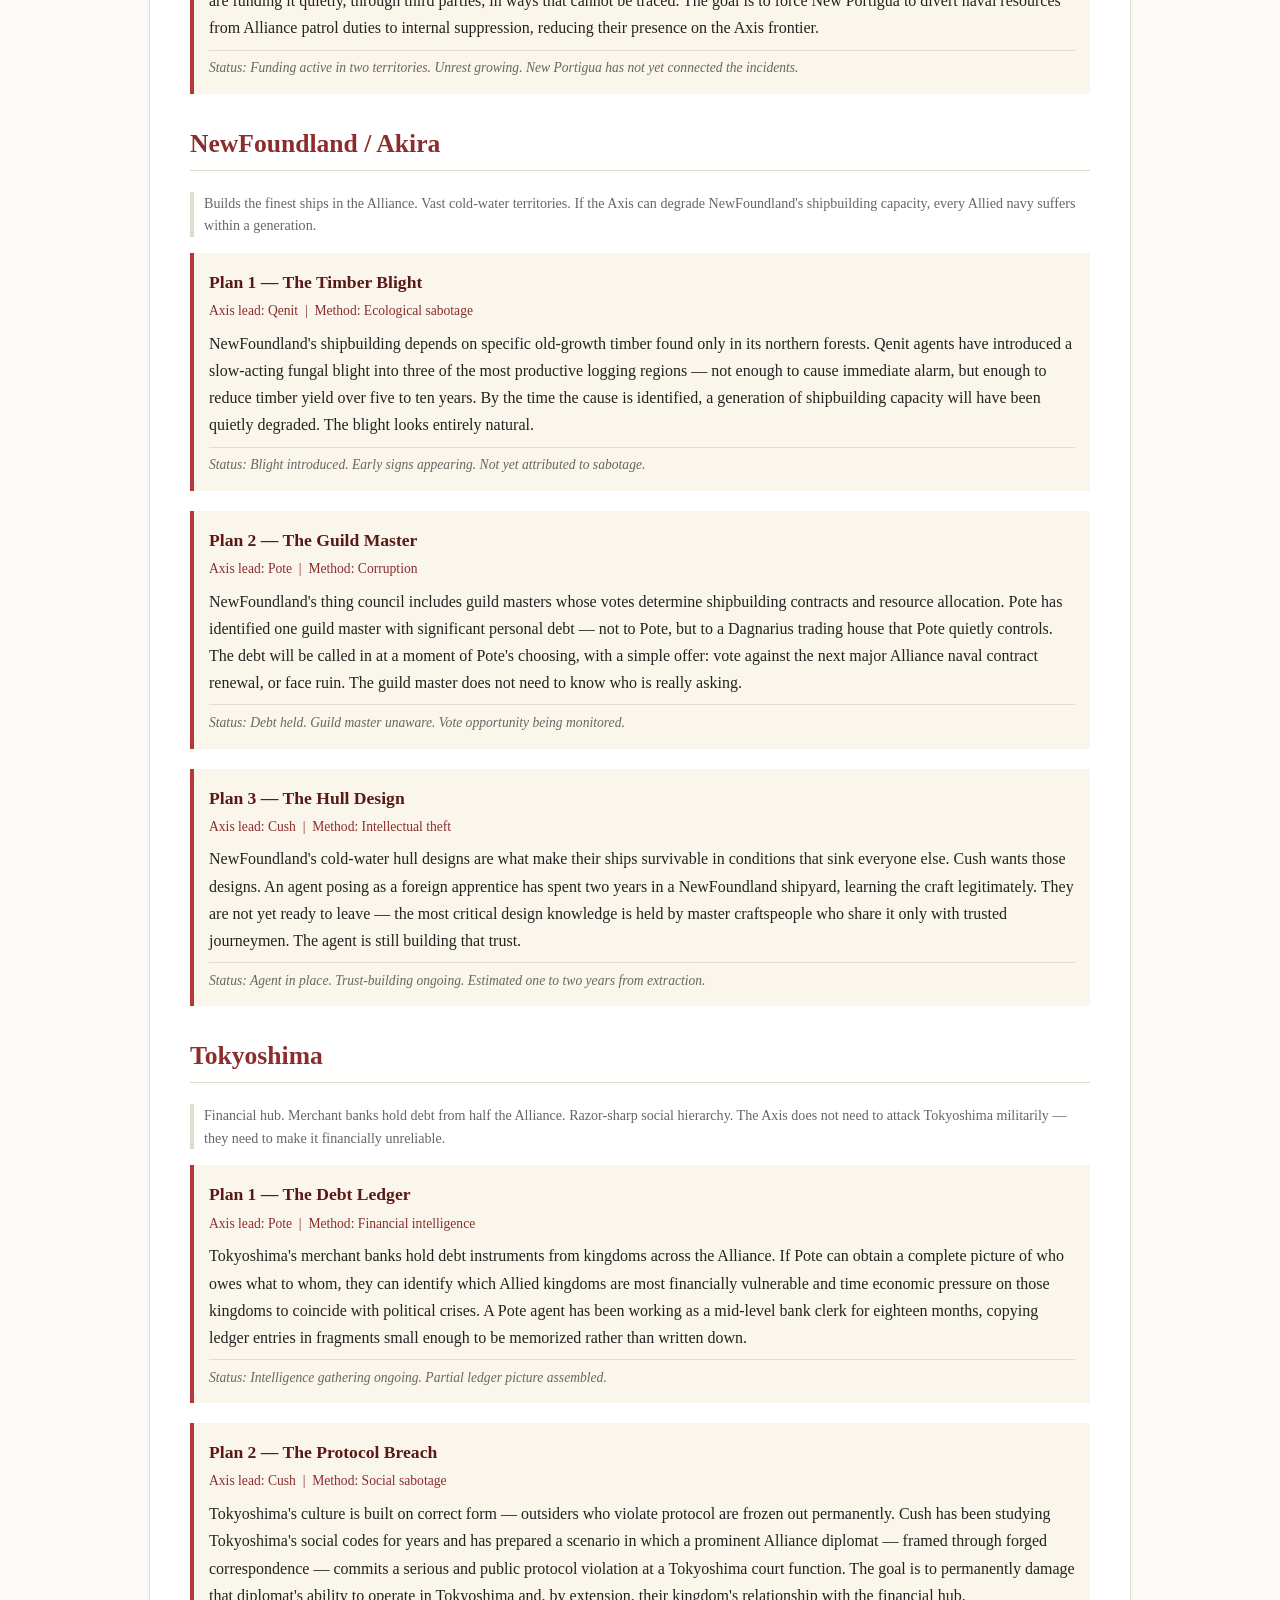
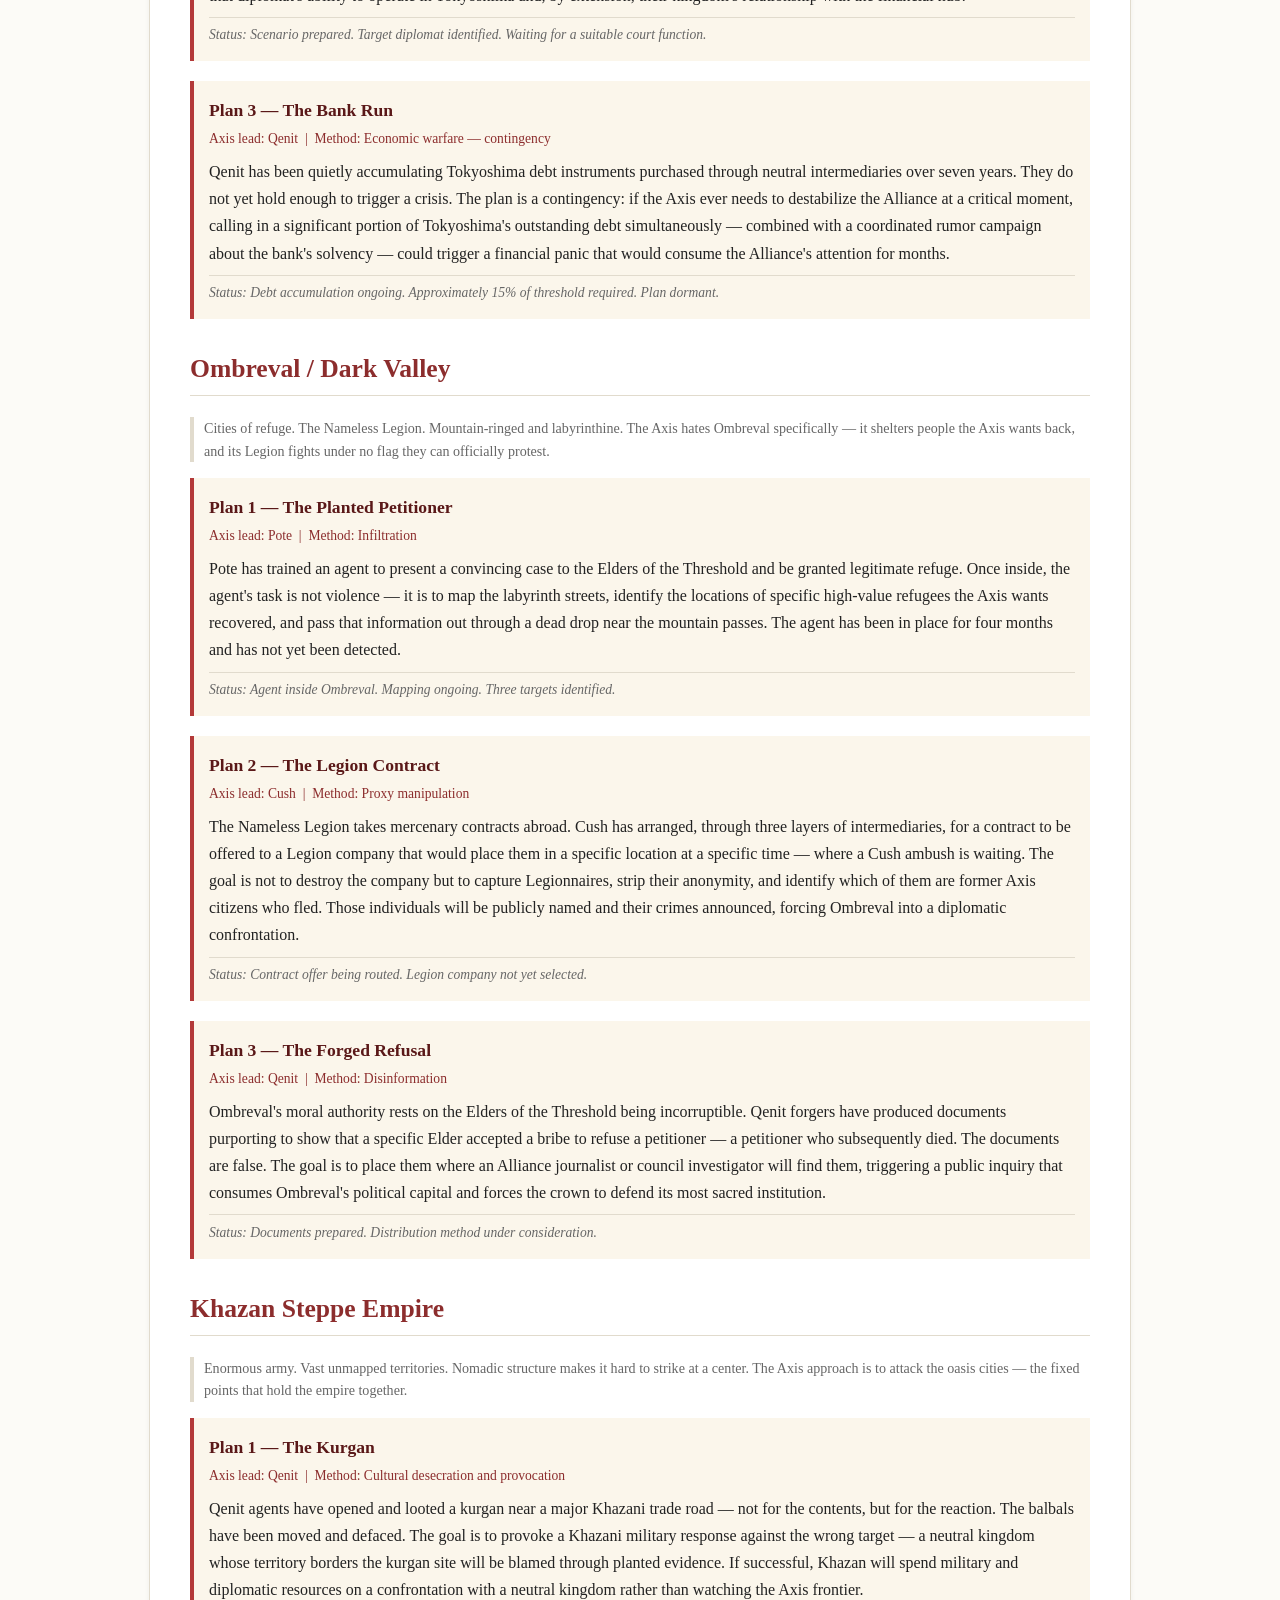
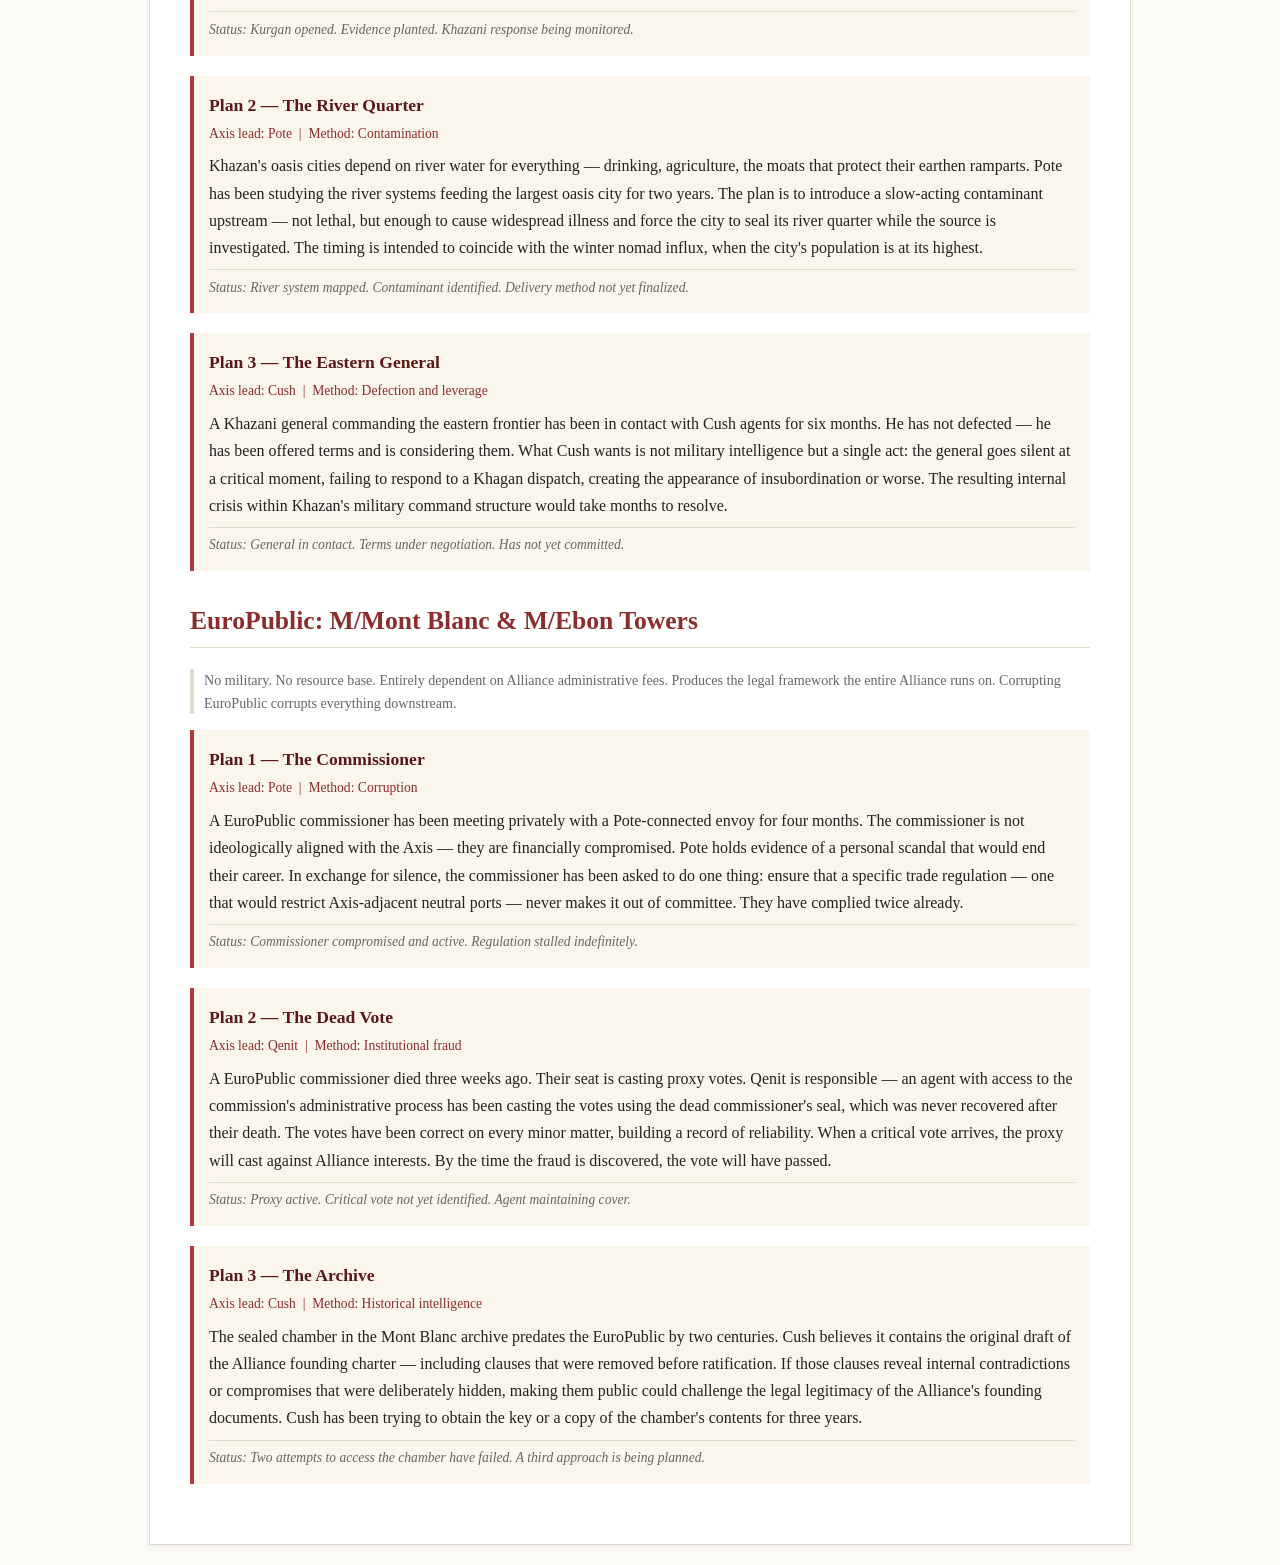
<file: M.PytonFantasy_Chronicle_axisplans.html>
<!DOCTYPE html>
<html lang="en">
<head>
<meta charset="UTF-8">
<title>Axis Plans Against the Alliance — Chronicle</title>
<style>
  body { font-family: 'Georgia', serif; line-height: 1.6; color: #222; background-color: #fcfbf7; margin: 0; padding: 20px; }
  .container { max-width: 900px; margin: 0 auto; background: #fff; padding: 40px; border: 1px solid #e1dbcd; box-shadow: 0 4px 6px rgba(0,0,0,0.05); }
  h1 { color: #5a1818; border-bottom: 2px solid #5a1818; padding-bottom: 10px; font-size: 2.2em; }
  .subtitle { color: #8c2d2d; font-style: italic; margin-top: 0; margin-bottom: 1.5rem; }
  h2 { color: #8c2d2d; border-bottom: 1px solid #e1dbcd; padding-bottom: 5px; margin-top: 30px; font-size: 1.6em; }
  .meta { font-size: 0.88em; color: #666; border-left: 4px solid #e1dbcd; padding-left: 10px; margin-bottom: 1rem; }
  .plan { margin: 0.75rem 0 1.25rem 0; padding: 15px; border-left: 4px solid #b33939; background-color: #fbf6eb; }
  .plan-title { color: #5a1818; font-weight: bold; font-size: 1.1em; margin-bottom: 0.25rem; }
  .plan-who { color: #8c2d2d; font-size: 0.85em; margin-bottom: 0.5rem; }
  .plan-body { line-height: 1.7; }
  .plan-status { font-size: 0.85em; color: #666; font-style: italic; margin-top: 0.5rem; border-top: 1px solid #e1dbcd; padding-top: 0.4rem; }
  .warning { background-color: #fbf6eb; border-left: 4px solid #b33939; padding: 15px; margin-bottom: 2rem; font-size: 0.95em; color: #444; }
</style>
</head>
<body>
<div class="container">

<h1>Axis Plans Against the Alliance</h1>
<p class="subtitle">Chronicle of Known and Suspected Operations — For GM Use Only</p>

<div class="warning">
The Axis will not start an open war. Every plan here operates below that threshold — through agents, proxies, commerce, corruption, and patience. The goal is not conquest. It is erosion. A weakened Alliance is more useful than a defeated one, because a defeated Alliance becomes a martyr. These plans are long-term, overlapping, and deniable.
</div>

<!-- ==================== AKAMARA ==================== -->
<h2>Akamara</h2>
<div class="meta">Alliance capital. Shared ownership. Perpetually gridlocked council. The most surveilled city in the known world — and therefore the most valuable target for infiltration.</div>

<div class="plan">
  <div class="plan-title">Plan 1 — The Empty Seat</div>
  <div class="plan-who">Axis lead: Pote &nbsp;|&nbsp; Method: Political manipulation</div>
  <div class="plan-body">Pote agents have been cultivating a relationship with a minor kingdom's council representative for three years. The goal is not to flip their vote — it is to make them disappear at a critical moment, leaving their seat empty during a vote that requires full quorum. The kingdom they represent will be blamed for the absence. The resulting diplomatic fracture between two Allied kingdoms is the actual objective.</div>
  <div class="plan-status">Status: Agent in place. Waiting for the right vote.</div>
</div>

<div class="plan">
  <div class="plan-title">Plan 2 — The Grain Futures</div>
  <div class="plan-who">Axis lead: Qenit &nbsp;|&nbsp; Method: Economic warfare</div>
  <div class="plan-body">Qenit is buying grain futures across all ten Allied kingdoms simultaneously through a chain of neutral intermediaries. The goal is not to corner the market — it is to create the appearance of a coming shortage, trigger hoarding behavior, and drive up prices enough to cause civil unrest in the three Allied kingdoms most dependent on imported grain. Akamara's role as the administrative heart means the political fallout lands there first.</div>
  <div class="plan-status">Status: Purchasing ongoing. Intermediary chain not yet traced.</div>
</div>

<div class="plan">
  <div class="plan-title">Plan 3 — The Royal Inquisitor</div>
  <div class="plan-who">Axis lead: Cush &nbsp;|&nbsp; Method: Assassination and framing</div>
  <div class="plan-body">A Cush sleeper agent embedded in Akamara's administrative class has been tasked with the death of a specific royal inquisitor — one who is close to identifying the Pote grain futures operation. The death must look like an internal Alliance matter. A forged document trail implicating a Liege intelligence officer has already been prepared. The goal is to kill the investigation and fracture Akamara-Liege relations simultaneously.</div>
  <div class="plan-status">Status: Inquisitor has been found dead. Investigation quietly closed. Liege has not yet seen the forged documents.</div>
</div>

<!-- ==================== LIEGE ==================== -->
<h2>Liege</h2>
<div class="meta">Largest navy in the Alliance after Akamara. Most stable currency. Merchant houses everywhere. Destroying Liege's financial credibility would destabilize the entire Alliance economy.</div>

<div class="plan">
  <div class="plan-title">Plan 1 — The Counterfeit Currency</div>
  <div class="plan-who">Axis lead: Pote &nbsp;|&nbsp; Method: Economic warfare</div>
  <div class="plan-body">Pote has been producing near-perfect counterfeit Liege currency for two years, slowly introducing it into neutral zone markets through Dagnarius intermediaries. The volume is not yet enough to cause inflation — the goal is to reach a threshold where Liege is forced to publicly acknowledge the counterfeiting, which alone will shake confidence in their currency. The actual economic damage is secondary to the reputational damage.</div>
  <div class="plan-status">Status: Counterfeits circulating in Dagnarius and Sender. Not yet detected by Liege.</div>
</div>

<div class="plan">
  <div class="plan-title">Plan 2 — The Letter of Marque</div>
  <div class="plan-who">Axis lead: Cush &nbsp;|&nbsp; Method: Capture and leverage</div>
  <div class="plan-body">A Liege captain operating under a letter of marque in Axis-adjacent waters has been captured by Cush. Liege does not know. Cush is not announcing it. The captain is being held in a kontor and slowly turned — given comfort, information, and the gradual suggestion that Liege abandoned them. If successful, the captain will be released back into Liege service as an unwitting asset. If unsuccessful, they will simply disappear.</div>
  <div class="plan-status">Status: Captain in Cush custody. Turning process at early stage.</div>
</div>

<div class="plan">
  <div class="plan-title">Plan 3 — The Merchant House</div>
  <div class="plan-who">Axis lead: Qenit &nbsp;|&nbsp; Method: Commercial infiltration</div>
  <div class="plan-body">A Qenit-backed shell company has been operating as a legitimate Liege merchant house for four years. It has built genuine trade relationships, a real reputation, and access to Liege port manifests. The goal is not profit — it is to map every Allied naval resupply route, identify which ports are most dependent on which supply chains, and deliver that intelligence to Qenit fleet command. The house will be burned when the map is complete.</div>
  <div class="plan-status">Status: House operational. Map approximately 70% complete.</div>
</div>

<!-- ==================== MANCHU EMPIRE ==================== -->
<h2>Manchu Empire</h2>
<div class="meta">300 million population. Despot king. Difficult bureaucracy. Self-sufficient economy. Hard to infiltrate directly — the Axis approach is to use Manchu's own rivalry with Sinochia as a weapon.</div>

<div class="plan">
  <div class="plan-title">Plan 1 — The Forged Dispatch</div>
  <div class="plan-who">Axis lead: Pote &nbsp;|&nbsp; Method: Disinformation</div>
  <div class="plan-body">Pote forgers have produced a convincing Sinochia diplomatic dispatch — addressed to a neutral kingdom — that implies Sinochia is negotiating a separate trade agreement that would undercut Manchu's internal market. The document is false. The goal is to place it where Manchu intelligence will find it, deepen the Manchu-Sinochia rift, and consume both kingdoms' political energy in a dispute that benefits no one in the Alliance.</div>
  <div class="plan-status">Status: Document prepared. Delivery method not yet determined.</div>
</div>

<div class="plan">
  <div class="plan-title">Plan 2 — The Bureaucratic Delay</div>
  <div class="plan-who">Axis lead: Qenit &nbsp;|&nbsp; Method: Administrative sabotage</div>
  <div class="plan-body">Qenit has placed an agent inside Manchu's civil service — not a spy, but a genuine bureaucrat who has risen through legitimate means over eight years. Their task is not to steal documents but to delay them. Specific military supply requisitions, fleet repair authorizations, and inter-kingdom trade licenses are being held in procedural limbo for weeks longer than necessary. The cumulative effect on Manchu's military readiness is significant and completely invisible.</div>
  <div class="plan-status">Status: Agent in place and active. Delays attributed to normal bureaucratic inefficiency.</div>
</div>

<div class="plan">
  <div class="plan-title">Plan 3 — The King's Portrait</div>
  <div class="plan-who">Axis lead: Cush &nbsp;|&nbsp; Method: Assassination — long preparation</div>
  <div class="plan-body">The despot king's requirement that his portrait be displayed everywhere creates a supply chain of artists, printers, and distributors with access to every public building in Manchu. Cush has been mapping this supply chain for two years. The plan is not yet active — it is a contingency. If the Axis ever decides Manchu's king needs to die, the infrastructure to deliver something lethal through the portrait distribution network already exists.</div>
  <div class="plan-status">Status: Mapping complete. Plan dormant. Activation requires Axis high command approval.</div>
</div>

<!-- ==================== SINOCHIA ==================== -->
<h2>Sinochia</h2>
<div class="meta">600 million population. Supernatural fog. Clan networks in every port. The fog makes direct military action impossible — the Axis approach is to attack the trade networks that are Sinochia's actual power base.</div>

<div class="plan">
  <div class="plan-title">Plan 1 — The Fog Chart</div>
  <div class="plan-who">Axis lead: Qenit &nbsp;|&nbsp; Method: Intelligence acquisition</div>
  <div class="plan-body">Qenit has been collecting every fragment of navigational data on Sinochia's fog waters for a decade — from captured sailors, bribed merchants, and intercepted charts. No single fragment is enough. Together they are building a partial map. The goal is not to navigate the fog perfectly — it is to navigate it well enough to strike one target, once, and withdraw. A single successful Axis incursion into Sinochia's fog waters would shatter the psychological invulnerability the fog provides.</div>
  <div class="plan-status">Status: Map fragments being assembled. Estimated 40% complete. Several sources have gone silent.</div>
</div>

<div class="plan">
  <div class="plan-title">Plan 2 — The Clan Debt</div>
  <div class="plan-who">Axis lead: Pote &nbsp;|&nbsp; Method: Financial leverage</div>
  <div class="plan-body">Pote has extended generous credit terms to three minor Sinochia trading clans through neutral intermediaries, allowing them to expand aggressively into new markets. The clans do not know who their creditor ultimately is. When the debts are called in simultaneously — at a moment of Pote's choosing — the clans will face ruin unless they provide something in return. What Pote wants is access to clan shipping manifests and port schedules for six months.</div>
  <div class="plan-status">Status: Debts held. Clans currently profitable. Pote waiting for optimal moment to call them in.</div>
</div>

<div class="plan">
  <div class="plan-title">Plan 3 — The Disputed Island</div>
  <div class="plan-who">Axis lead: Cush &nbsp;|&nbsp; Method: Proxy conflict</div>
  <div class="plan-body">The island disputed between Sinochia and Manchu is of no strategic value to Cush. But the dispute is. Cush has been quietly supplying a minor Manchu border faction with navigational intelligence about the island's approaches — not enough to resolve the dispute, but enough to encourage Manchu to press its claim more aggressively. Every escalation between Manchu and Sinochia over the island consumes Alliance council time, strains the two kingdoms' relationship, and distracts both from Axis activity elsewhere.</div>
  <div class="plan-status">Status: Intelligence deliveries ongoing. Manchu faction unaware of Cush involvement.</div>
</div>

<!-- ==================== NEW PORTIGUA ==================== -->
<h2>New Portigua</h2>
<div class="meta">Nine island territories. Unmatched cartographic knowledge. The charts New Portigua holds are worth more than their entire fleet. Destroying their navigational monopoly would reshape the balance of power at sea.</div>

<div class="plan">
  <div class="plan-title">Plan 1 — The Chart Theft</div>
  <div class="plan-who">Axis lead: Pote &nbsp;|&nbsp; Method: Espionage</div>
  <div class="plan-body">New Portigua's cartographic archive is the most valuable single collection of documents in the known world. Pote has spent three years placing an agent inside the archive's administrative staff — not as a thief, but as a copyist. The agent is not stealing charts. They are making perfect copies, one section at a time, and passing them out in pieces small enough to be concealed. No single piece is useful. The complete set would give Pote navigational access to every sea lane New Portigua has ever charted.</div>
  <div class="plan-status">Status: Agent active. Approximately one third of priority charts copied.</div>
</div>

<div class="plan">
  <div class="plan-title">Plan 2 — The Ghost Island Intercept</div>
  <div class="plan-who">Axis lead: Qenit &nbsp;|&nbsp; Method: Intelligence denial</div>
  <div class="plan-body">New Portigua has more Ghost Island sightings than any other kingdom and refuses to share them. Qenit believes the Ghost Island is real, fixed, and navigable — and that New Portigua already knows where it is. Qenit agents have been following New Portiguan patrol vessels, intercepting their amended logs, and bribing harbor masters for copies of confiscated charts. The goal is to find the Ghost Island before New Portigua officially acknowledges it — and claim it first.</div>
  <div class="plan-status">Status: Three partial sighting logs acquired. Location still unconfirmed.</div>
</div>

<div class="plan">
  <div class="plan-title">Plan 3 — The Colonial Fracture</div>
  <div class="plan-who">Axis lead: Cush &nbsp;|&nbsp; Method: Destabilization of island territories</div>
  <div class="plan-body">New Portigua's nine island territories are spread thin and governed at a distance. Cush has identified two territories where local populations have historical grievances against New Portigua's colonial administration. Cush agents are not fomenting rebellion — they are funding it quietly, through third parties, in ways that cannot be traced. The goal is to force New Portigua to divert naval resources from Alliance patrol duties to internal suppression, reducing their presence on the Axis frontier.</div>
  <div class="plan-status">Status: Funding active in two territories. Unrest growing. New Portigua has not yet connected the incidents.</div>
</div>

<!-- ==================== NEWFOUNDLAND / AKIRA ==================== -->
<h2>NewFoundland / Akira</h2>
<div class="meta">Builds the finest ships in the Alliance. Vast cold-water territories. If the Axis can degrade NewFoundland's shipbuilding capacity, every Allied navy suffers within a generation.</div>

<div class="plan">
  <div class="plan-title">Plan 1 — The Timber Blight</div>
  <div class="plan-who">Axis lead: Qenit &nbsp;|&nbsp; Method: Ecological sabotage</div>
  <div class="plan-body">NewFoundland's shipbuilding depends on specific old-growth timber found only in its northern forests. Qenit agents have introduced a slow-acting fungal blight into three of the most productive logging regions — not enough to cause immediate alarm, but enough to reduce timber yield over five to ten years. By the time the cause is identified, a generation of shipbuilding capacity will have been quietly degraded. The blight looks entirely natural.</div>
  <div class="plan-status">Status: Blight introduced. Early signs appearing. Not yet attributed to sabotage.</div>
</div>

<div class="plan">
  <div class="plan-title">Plan 2 — The Guild Master</div>
  <div class="plan-who">Axis lead: Pote &nbsp;|&nbsp; Method: Corruption</div>
  <div class="plan-body">NewFoundland's thing council includes guild masters whose votes determine shipbuilding contracts and resource allocation. Pote has identified one guild master with significant personal debt — not to Pote, but to a Dagnarius trading house that Pote quietly controls. The debt will be called in at a moment of Pote's choosing, with a simple offer: vote against the next major Alliance naval contract renewal, or face ruin. The guild master does not need to know who is really asking.</div>
  <div class="plan-status">Status: Debt held. Guild master unaware. Vote opportunity being monitored.</div>
</div>

<div class="plan">
  <div class="plan-title">Plan 3 — The Hull Design</div>
  <div class="plan-who">Axis lead: Cush &nbsp;|&nbsp; Method: Intellectual theft</div>
  <div class="plan-body">NewFoundland's cold-water hull designs are what make their ships survivable in conditions that sink everyone else. Cush wants those designs. An agent posing as a foreign apprentice has spent two years in a NewFoundland shipyard, learning the craft legitimately. They are not yet ready to leave — the most critical design knowledge is held by master craftspeople who share it only with trusted journeymen. The agent is still building that trust.</div>
  <div class="plan-status">Status: Agent in place. Trust-building ongoing. Estimated one to two years from extraction.</div>
</div>

<!-- ==================== TOKYOSHIMA ==================== -->
<h2>Tokyoshima</h2>
<div class="meta">Financial hub. Merchant banks hold debt from half the Alliance. Razor-sharp social hierarchy. The Axis does not need to attack Tokyoshima militarily — they need to make it financially unreliable.</div>

<div class="plan">
  <div class="plan-title">Plan 1 — The Debt Ledger</div>
  <div class="plan-who">Axis lead: Pote &nbsp;|&nbsp; Method: Financial intelligence</div>
  <div class="plan-body">Tokyoshima's merchant banks hold debt instruments from kingdoms across the Alliance. If Pote can obtain a complete picture of who owes what to whom, they can identify which Allied kingdoms are most financially vulnerable and time economic pressure on those kingdoms to coincide with political crises. A Pote agent has been working as a mid-level bank clerk for eighteen months, copying ledger entries in fragments small enough to be memorized rather than written down.</div>
  <div class="plan-status">Status: Intelligence gathering ongoing. Partial ledger picture assembled.</div>
</div>

<div class="plan">
  <div class="plan-title">Plan 2 — The Protocol Breach</div>
  <div class="plan-who">Axis lead: Cush &nbsp;|&nbsp; Method: Social sabotage</div>
  <div class="plan-body">Tokyoshima's culture is built on correct form — outsiders who violate protocol are frozen out permanently. Cush has been studying Tokyoshima's social codes for years and has prepared a scenario in which a prominent Alliance diplomat — framed through forged correspondence — commits a serious and public protocol violation at a Tokyoshima court function. The goal is to permanently damage that diplomat's ability to operate in Tokyoshima and, by extension, their kingdom's relationship with the financial hub.</div>
  <div class="plan-status">Status: Scenario prepared. Target diplomat identified. Waiting for a suitable court function.</div>
</div>

<div class="plan">
  <div class="plan-title">Plan 3 — The Bank Run</div>
  <div class="plan-who">Axis lead: Qenit &nbsp;|&nbsp; Method: Economic warfare — contingency</div>
  <div class="plan-body">Qenit has been quietly accumulating Tokyoshima debt instruments purchased through neutral intermediaries over seven years. They do not yet hold enough to trigger a crisis. The plan is a contingency: if the Axis ever needs to destabilize the Alliance at a critical moment, calling in a significant portion of Tokyoshima's outstanding debt simultaneously — combined with a coordinated rumor campaign about the bank's solvency — could trigger a financial panic that would consume the Alliance's attention for months.</div>
  <div class="plan-status">Status: Debt accumulation ongoing. Approximately 15% of threshold required. Plan dormant.</div>
</div>

<!-- ==================== OMBREVAL ==================== -->
<h2>Ombreval / Dark Valley</h2>
<div class="meta">Cities of refuge. The Nameless Legion. Mountain-ringed and labyrinthine. The Axis hates Ombreval specifically — it shelters people the Axis wants back, and its Legion fights under no flag they can officially protest.</div>

<div class="plan">
  <div class="plan-title">Plan 1 — The Planted Petitioner</div>
  <div class="plan-who">Axis lead: Pote &nbsp;|&nbsp; Method: Infiltration</div>
  <div class="plan-body">Pote has trained an agent to present a convincing case to the Elders of the Threshold and be granted legitimate refuge. Once inside, the agent's task is not violence — it is to map the labyrinth streets, identify the locations of specific high-value refugees the Axis wants recovered, and pass that information out through a dead drop near the mountain passes. The agent has been in place for four months and has not yet been detected.</div>
  <div class="plan-status">Status: Agent inside Ombreval. Mapping ongoing. Three targets identified.</div>
</div>

<div class="plan">
  <div class="plan-title">Plan 2 — The Legion Contract</div>
  <div class="plan-who">Axis lead: Cush &nbsp;|&nbsp; Method: Proxy manipulation</div>
  <div class="plan-body">The Nameless Legion takes mercenary contracts abroad. Cush has arranged, through three layers of intermediaries, for a contract to be offered to a Legion company that would place them in a specific location at a specific time — where a Cush ambush is waiting. The goal is not to destroy the company but to capture Legionnaires, strip their anonymity, and identify which of them are former Axis citizens who fled. Those individuals will be publicly named and their crimes announced, forcing Ombreval into a diplomatic confrontation.</div>
  <div class="plan-status">Status: Contract offer being routed. Legion company not yet selected.</div>
</div>

<div class="plan">
  <div class="plan-title">Plan 3 — The Forged Refusal</div>
  <div class="plan-who">Axis lead: Qenit &nbsp;|&nbsp; Method: Disinformation</div>
  <div class="plan-body">Ombreval's moral authority rests on the Elders of the Threshold being incorruptible. Qenit forgers have produced documents purporting to show that a specific Elder accepted a bribe to refuse a petitioner — a petitioner who subsequently died. The documents are false. The goal is to place them where an Alliance journalist or council investigator will find them, triggering a public inquiry that consumes Ombreval's political capital and forces the crown to defend its most sacred institution.</div>
  <div class="plan-status">Status: Documents prepared. Distribution method under consideration.</div>
</div>

<!-- ==================== KHAZAN STEPPE EMPIRE ==================== -->
<h2>Khazan Steppe Empire</h2>
<div class="meta">Enormous army. Vast unmapped territories. Nomadic structure makes it hard to strike at a center. The Axis approach is to attack the oasis cities — the fixed points that hold the empire together.</div>

<div class="plan">
  <div class="plan-title">Plan 1 — The Kurgan</div>
  <div class="plan-who">Axis lead: Qenit &nbsp;|&nbsp; Method: Cultural desecration and provocation</div>
  <div class="plan-body">Qenit agents have opened and looted a kurgan near a major Khazani trade road — not for the contents, but for the reaction. The balbals have been moved and defaced. The goal is to provoke a Khazani military response against the wrong target — a neutral kingdom whose territory borders the kurgan site will be blamed through planted evidence. If successful, Khazan will spend military and diplomatic resources on a confrontation with a neutral kingdom rather than watching the Axis frontier.</div>
  <div class="plan-status">Status: Kurgan opened. Evidence planted. Khazani response being monitored.</div>
</div>

<div class="plan">
  <div class="plan-title">Plan 2 — The River Quarter</div>
  <div class="plan-who">Axis lead: Pote &nbsp;|&nbsp; Method: Contamination</div>
  <div class="plan-body">Khazan's oasis cities depend on river water for everything — drinking, agriculture, the moats that protect their earthen ramparts. Pote has been studying the river systems feeding the largest oasis city for two years. The plan is to introduce a slow-acting contaminant upstream — not lethal, but enough to cause widespread illness and force the city to seal its river quarter while the source is investigated. The timing is intended to coincide with the winter nomad influx, when the city's population is at its highest.</div>
  <div class="plan-status">Status: River system mapped. Contaminant identified. Delivery method not yet finalized.</div>
</div>

<div class="plan">
  <div class="plan-title">Plan 3 — The Eastern General</div>
  <div class="plan-who">Axis lead: Cush &nbsp;|&nbsp; Method: Defection and leverage</div>
  <div class="plan-body">A Khazani general commanding the eastern frontier has been in contact with Cush agents for six months. He has not defected — he has been offered terms and is considering them. What Cush wants is not military intelligence but a single act: the general goes silent at a critical moment, failing to respond to a Khagan dispatch, creating the appearance of insubordination or worse. The resulting internal crisis within Khazan's military command structure would take months to resolve.</div>
  <div class="plan-status">Status: General in contact. Terms under negotiation. Has not yet committed.</div>
</div>

<!-- ==================== EUROPUBLIC ==================== -->
<h2>EuroPublic: M/Mont Blanc &amp; M/Ebon Towers</h2>
<div class="meta">No military. No resource base. Entirely dependent on Alliance administrative fees. Produces the legal framework the entire Alliance runs on. Corrupting EuroPublic corrupts everything downstream.</div>

<div class="plan">
  <div class="plan-title">Plan 1 — The Commissioner</div>
  <div class="plan-who">Axis lead: Pote &nbsp;|&nbsp; Method: Corruption</div>
  <div class="plan-body">A EuroPublic commissioner has been meeting privately with a Pote-connected envoy for four months. The commissioner is not ideologically aligned with the Axis — they are financially compromised. Pote holds evidence of a personal scandal that would end their career. In exchange for silence, the commissioner has been asked to do one thing: ensure that a specific trade regulation — one that would restrict Axis-adjacent neutral ports — never makes it out of committee. They have complied twice already.</div>
  <div class="plan-status">Status: Commissioner compromised and active. Regulation stalled indefinitely.</div>
</div>

<div class="plan">
  <div class="plan-title">Plan 2 — The Dead Vote</div>
  <div class="plan-who">Axis lead: Qenit &nbsp;|&nbsp; Method: Institutional fraud</div>
  <div class="plan-body">A EuroPublic commissioner died three weeks ago. Their seat is casting proxy votes. Qenit is responsible — an agent with access to the commission's administrative process has been casting the votes using the dead commissioner's seal, which was never recovered after their death. The votes have been correct on every minor matter, building a record of reliability. When a critical vote arrives, the proxy will cast against Alliance interests. By the time the fraud is discovered, the vote will have passed.</div>
  <div class="plan-status">Status: Proxy active. Critical vote not yet identified. Agent maintaining cover.</div>
</div>

<div class="plan">
  <div class="plan-title">Plan 3 — The Archive</div>
  <div class="plan-who">Axis lead: Cush &nbsp;|&nbsp; Method: Historical intelligence</div>
  <div class="plan-body">The sealed chamber in the Mont Blanc archive predates the EuroPublic by two centuries. Cush believes it contains the original draft of the Alliance founding charter — including clauses that were removed before ratification. If those clauses reveal internal contradictions or compromises that were deliberately hidden, making them public could challenge the legal legitimacy of the Alliance's founding documents. Cush has been trying to obtain the key or a copy of the chamber's contents for three years.</div>
  <div class="plan-status">Status: Two attempts to access the chamber have failed. A third approach is being planned.</div>
</div>

</div>
</body>
</html>
</file>
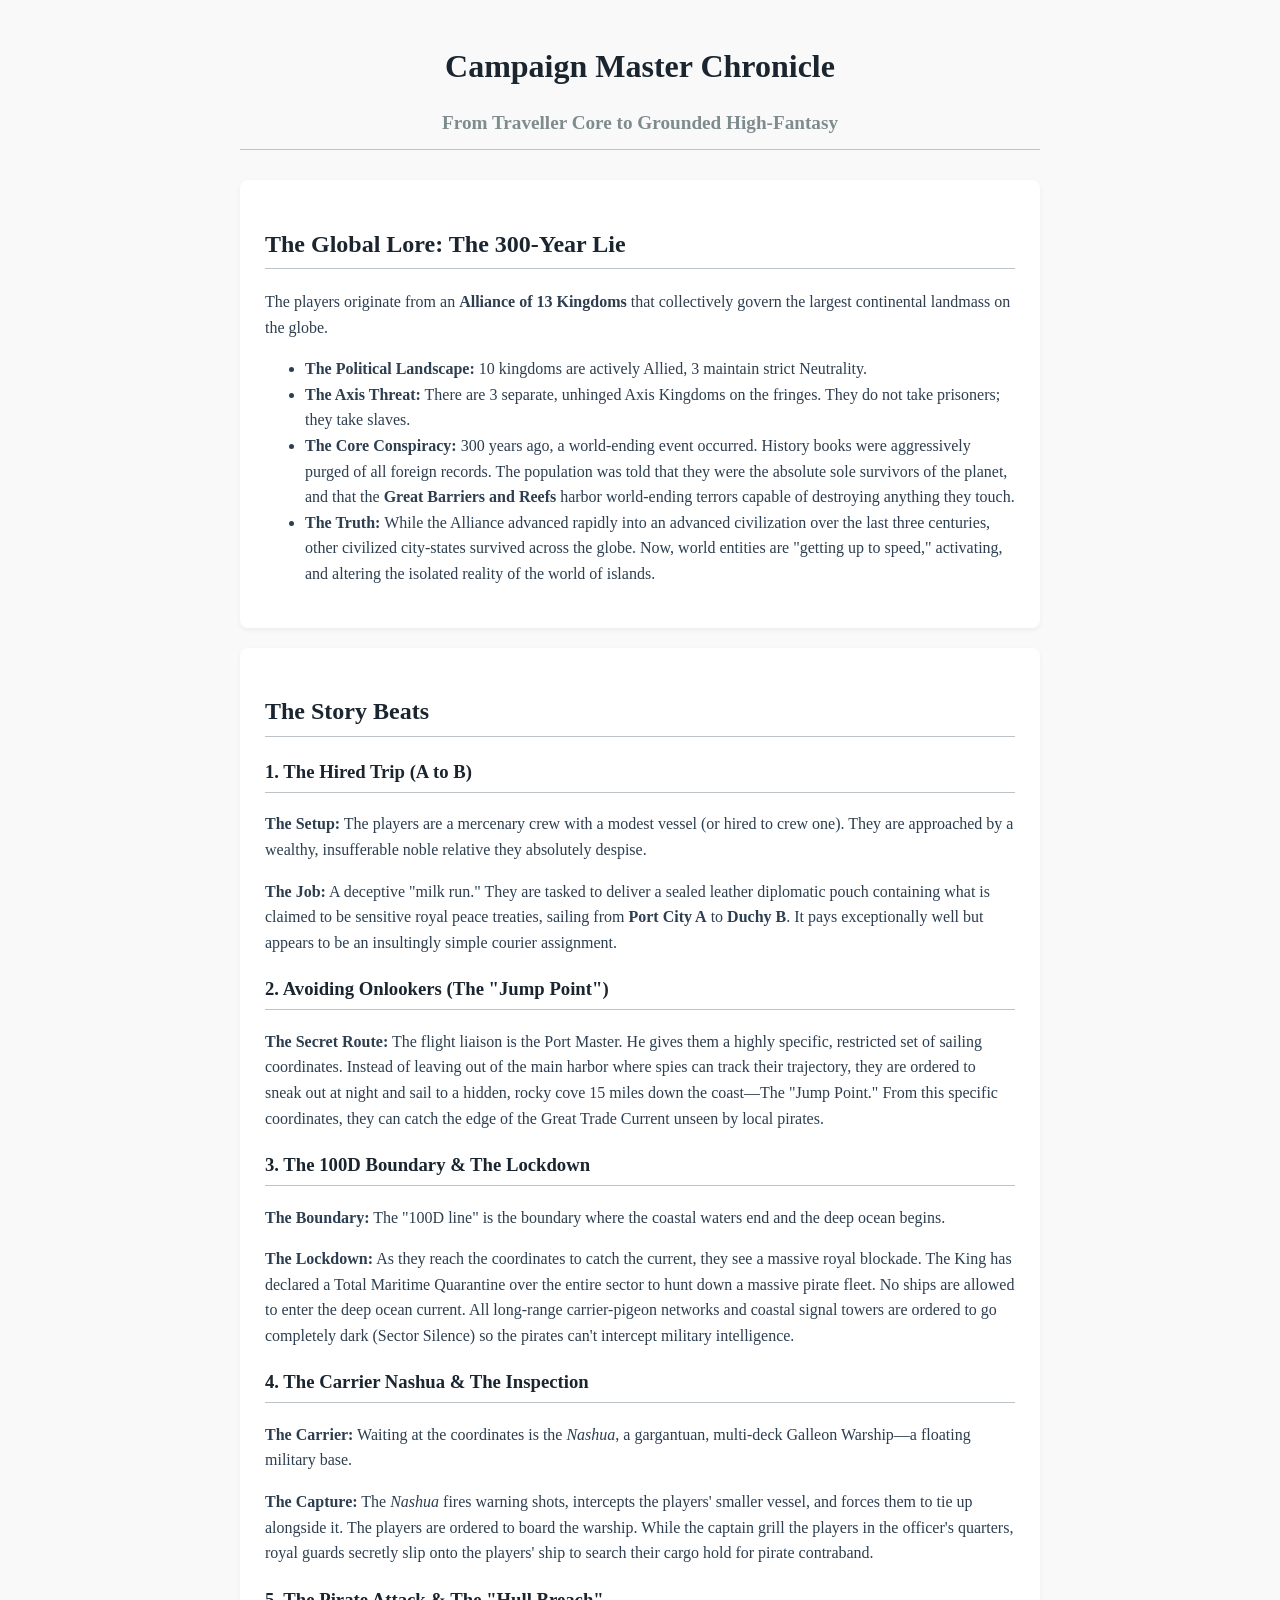
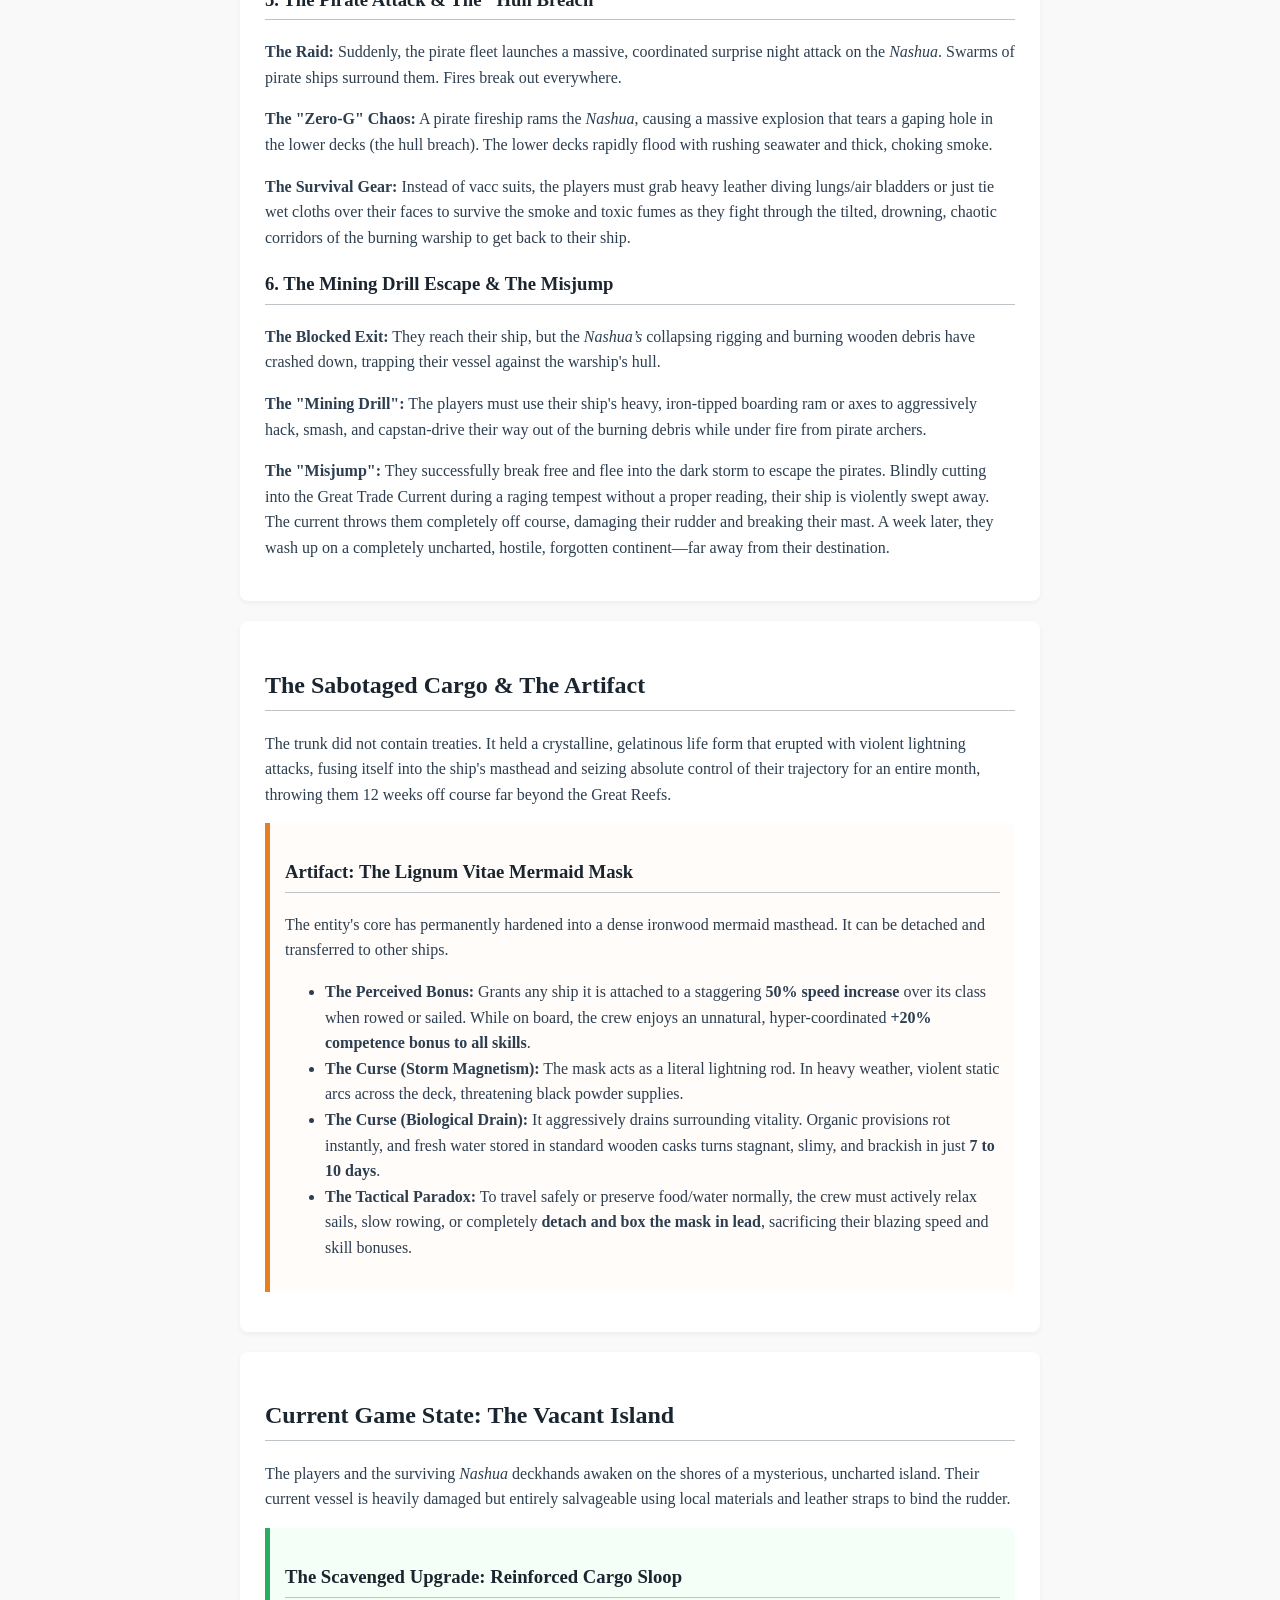
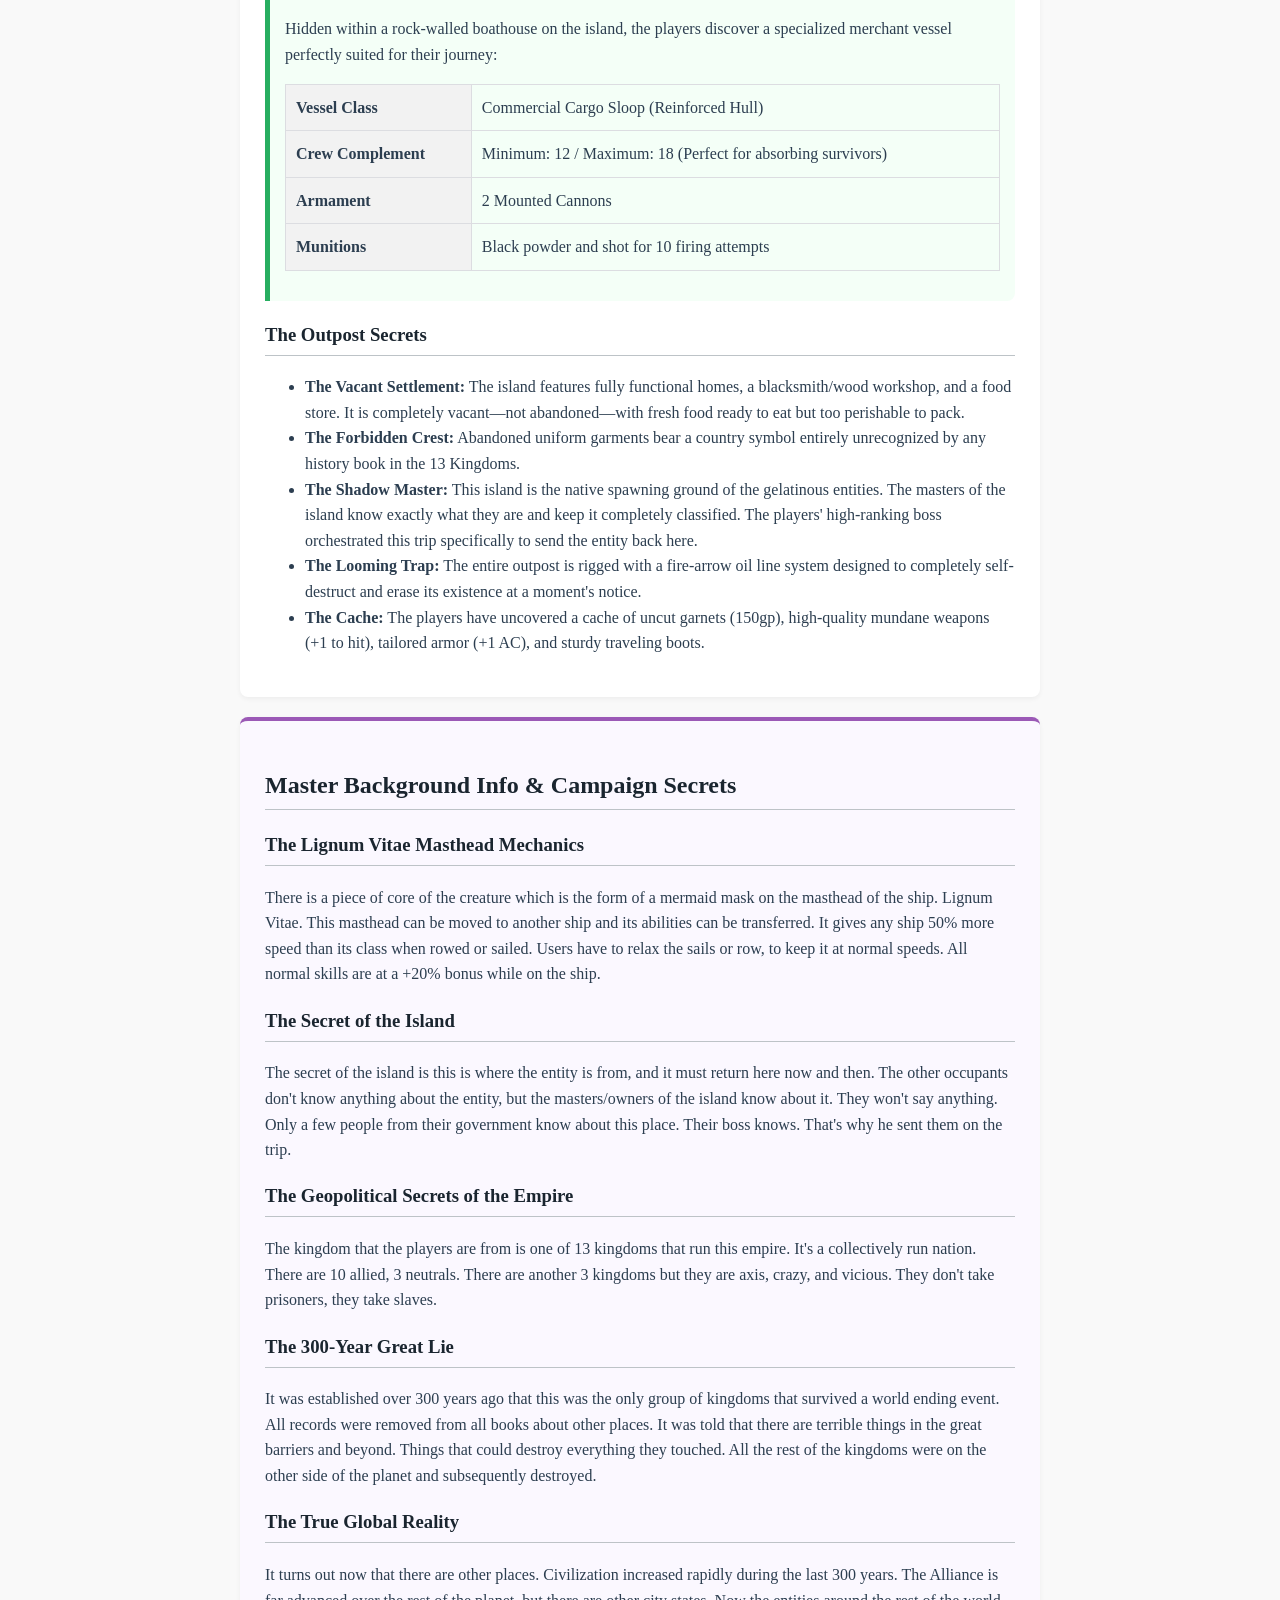
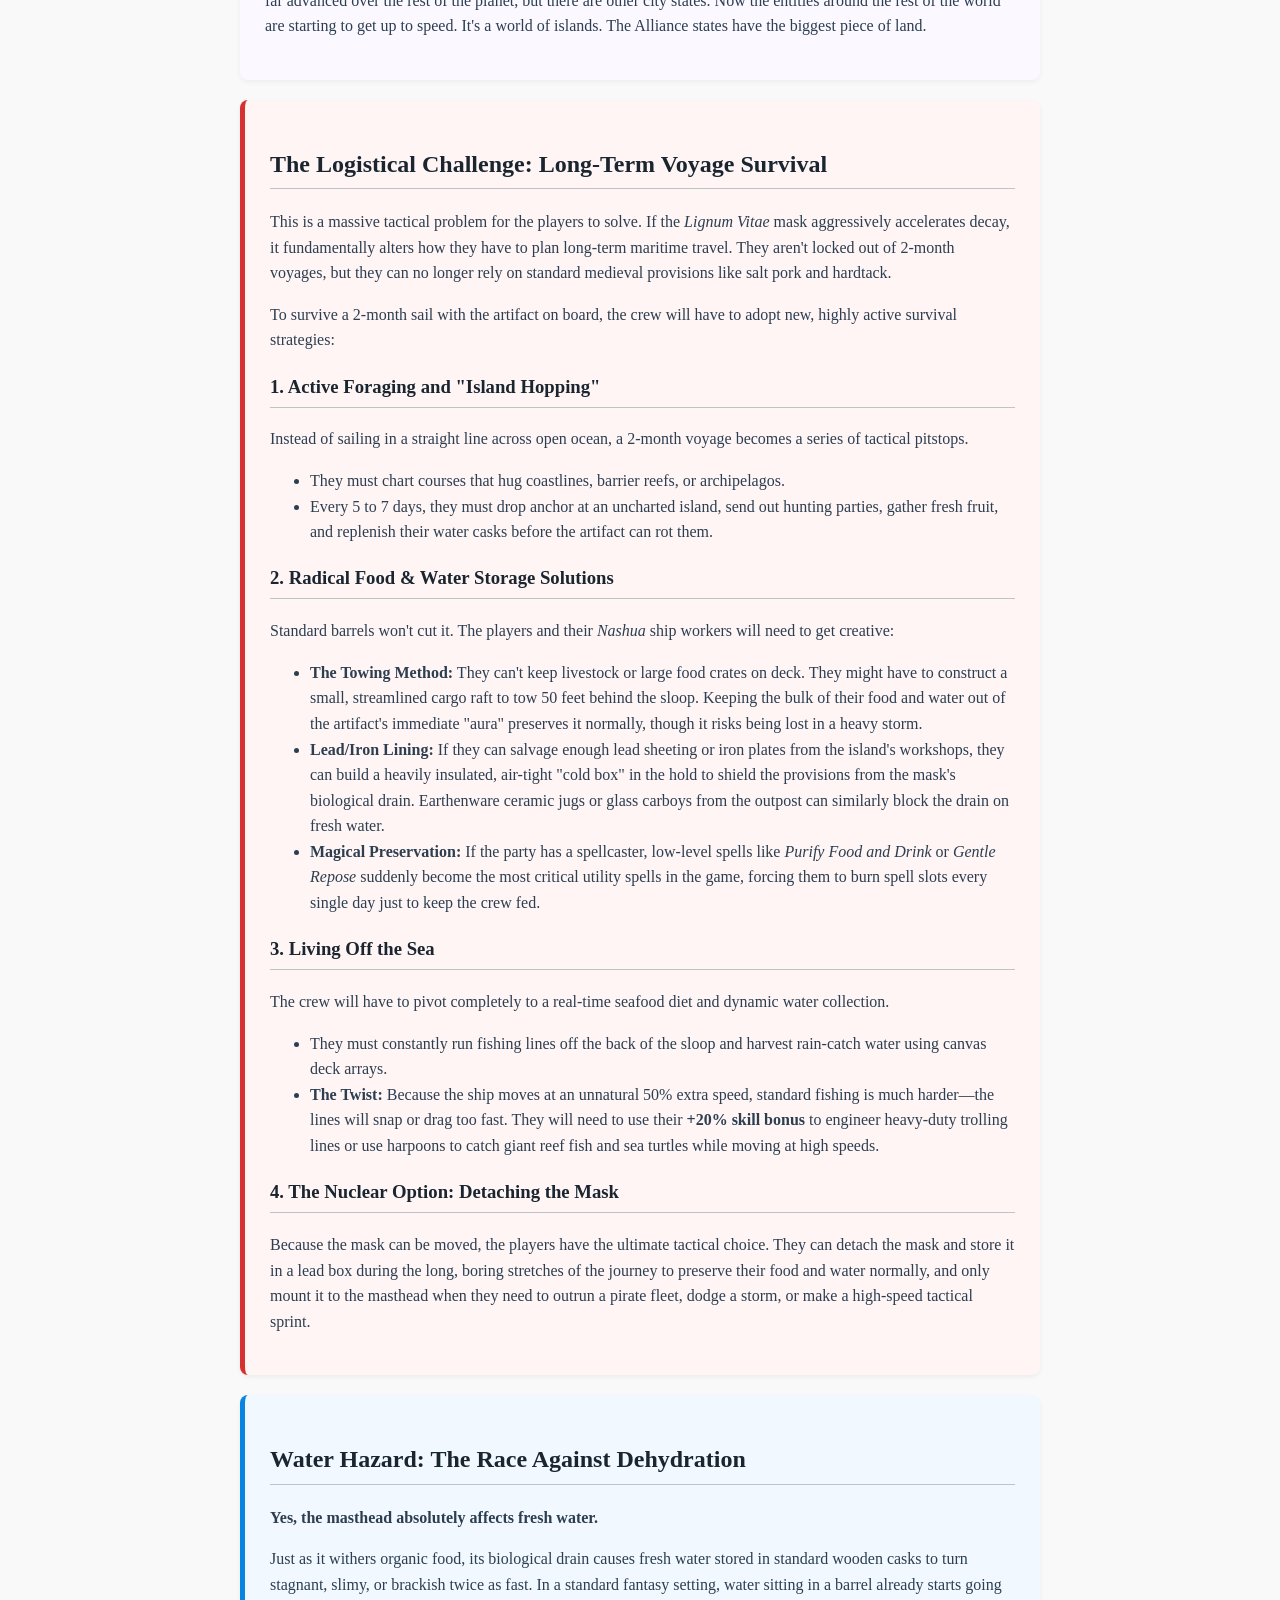
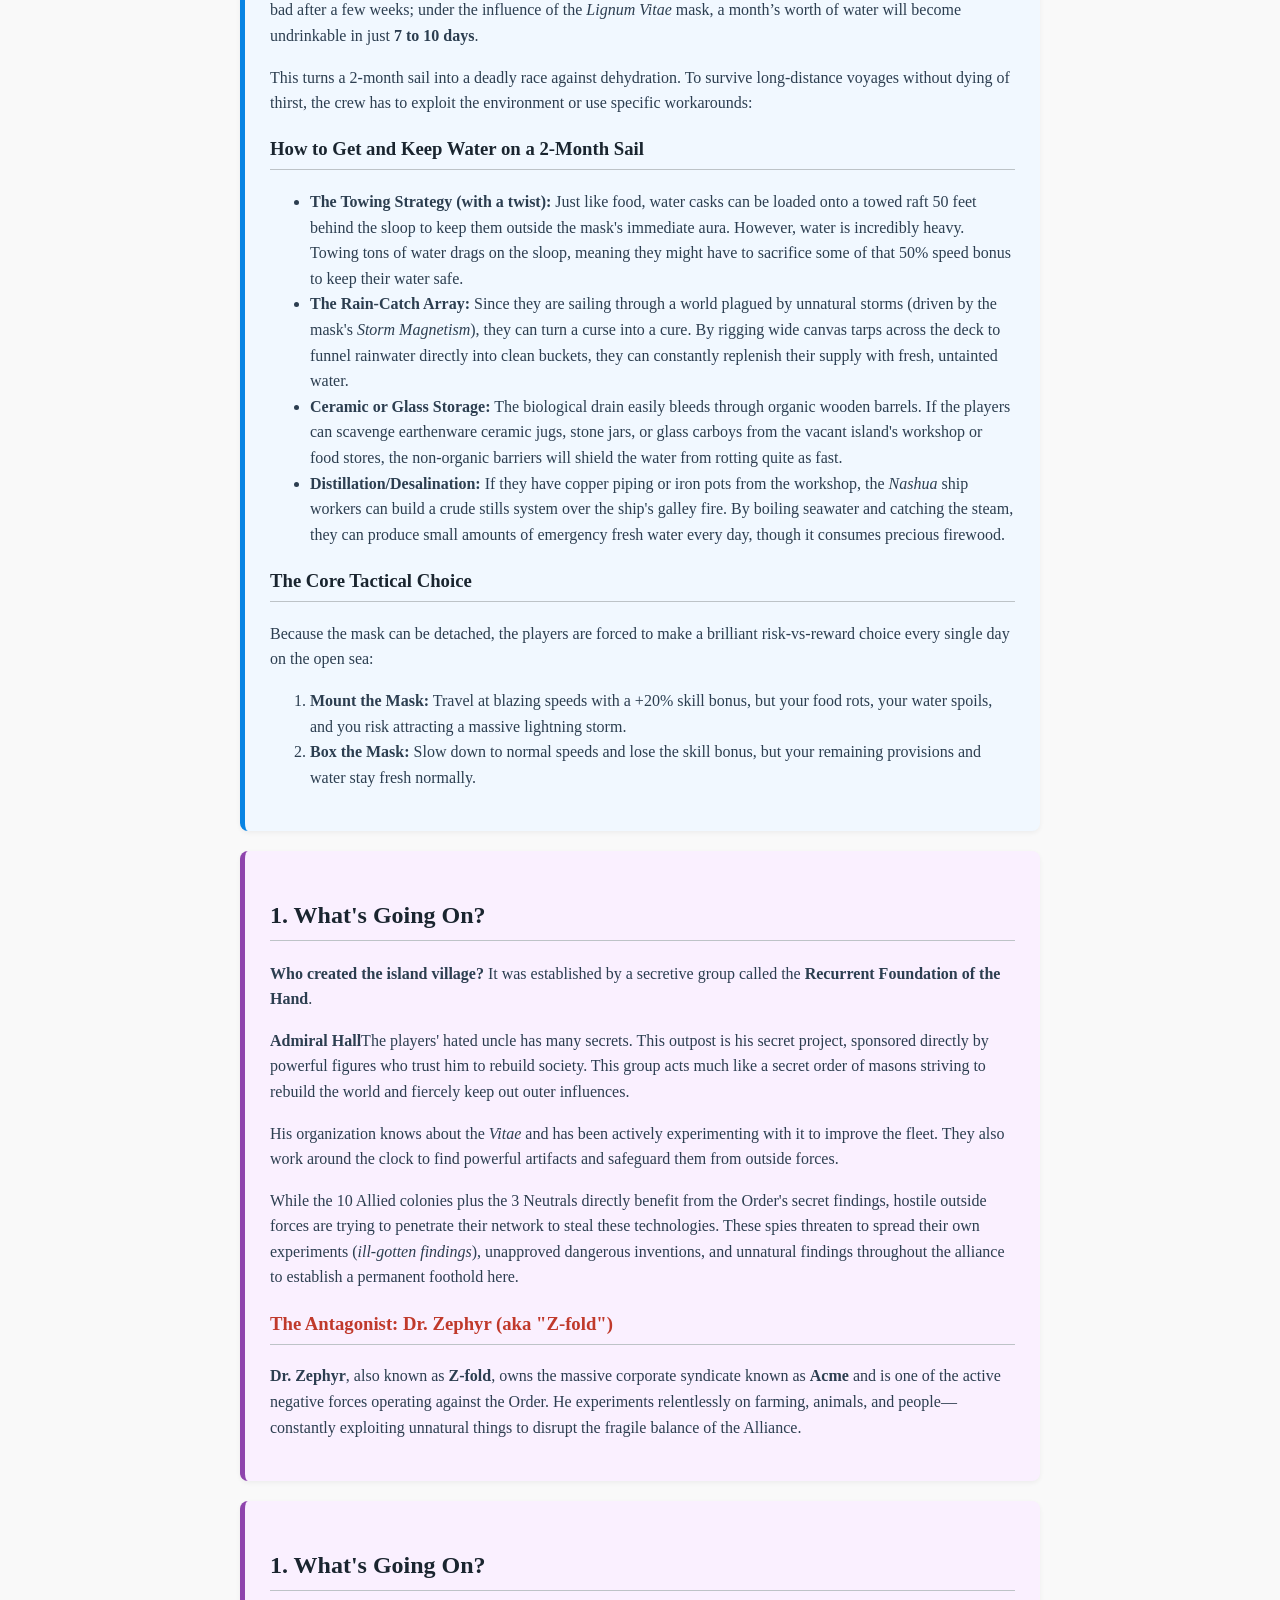
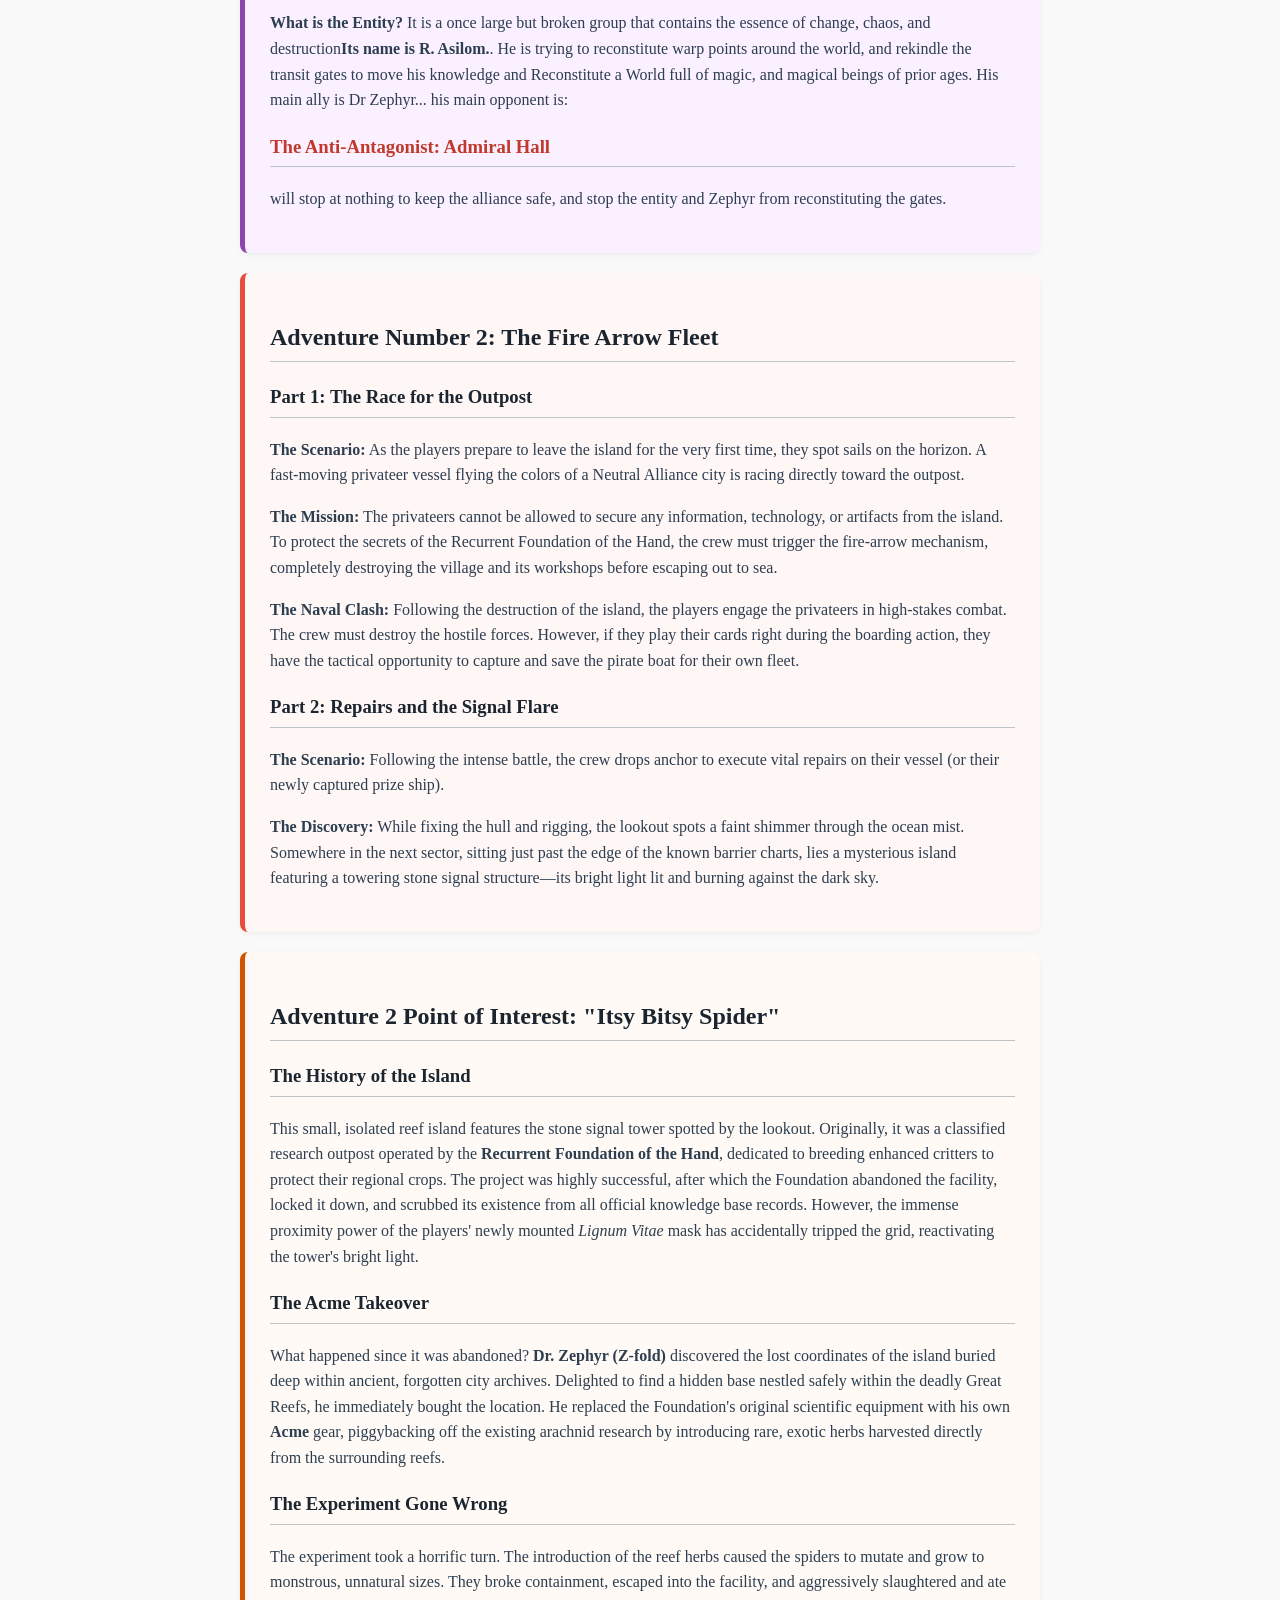
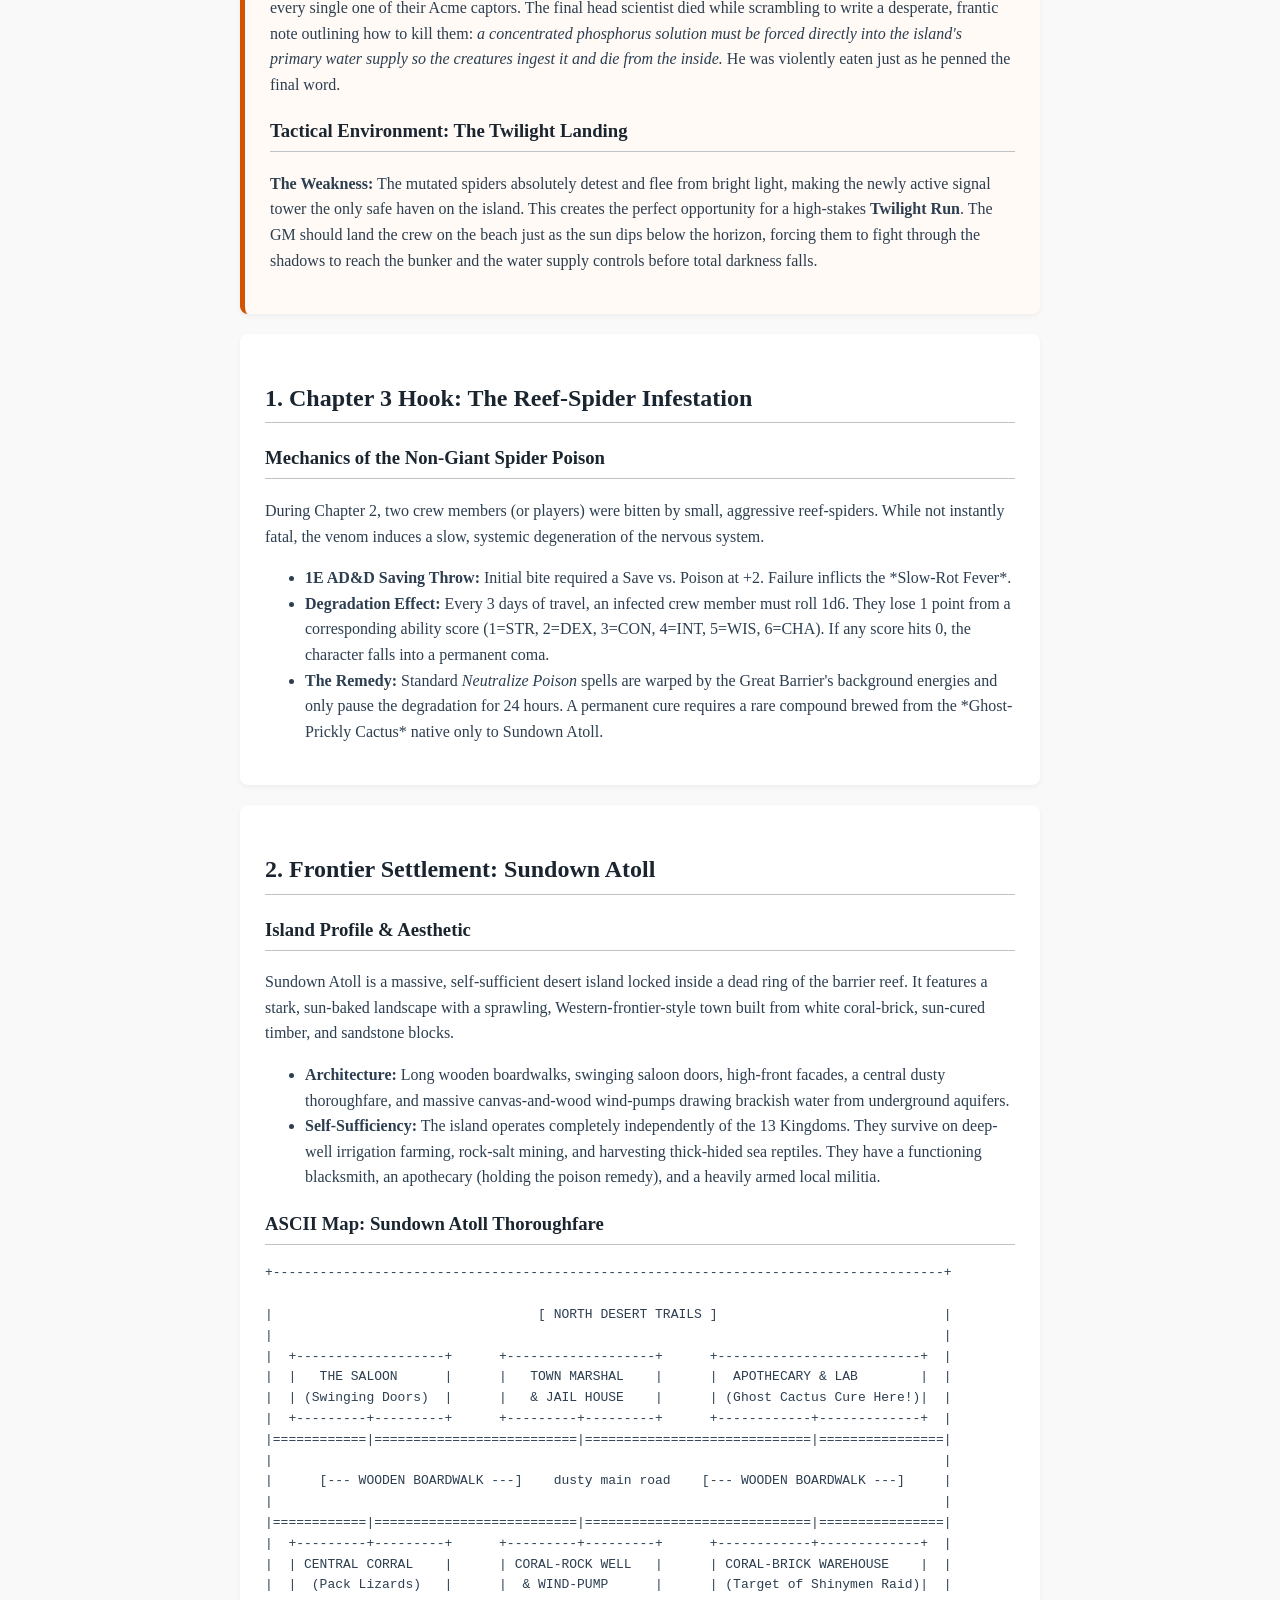
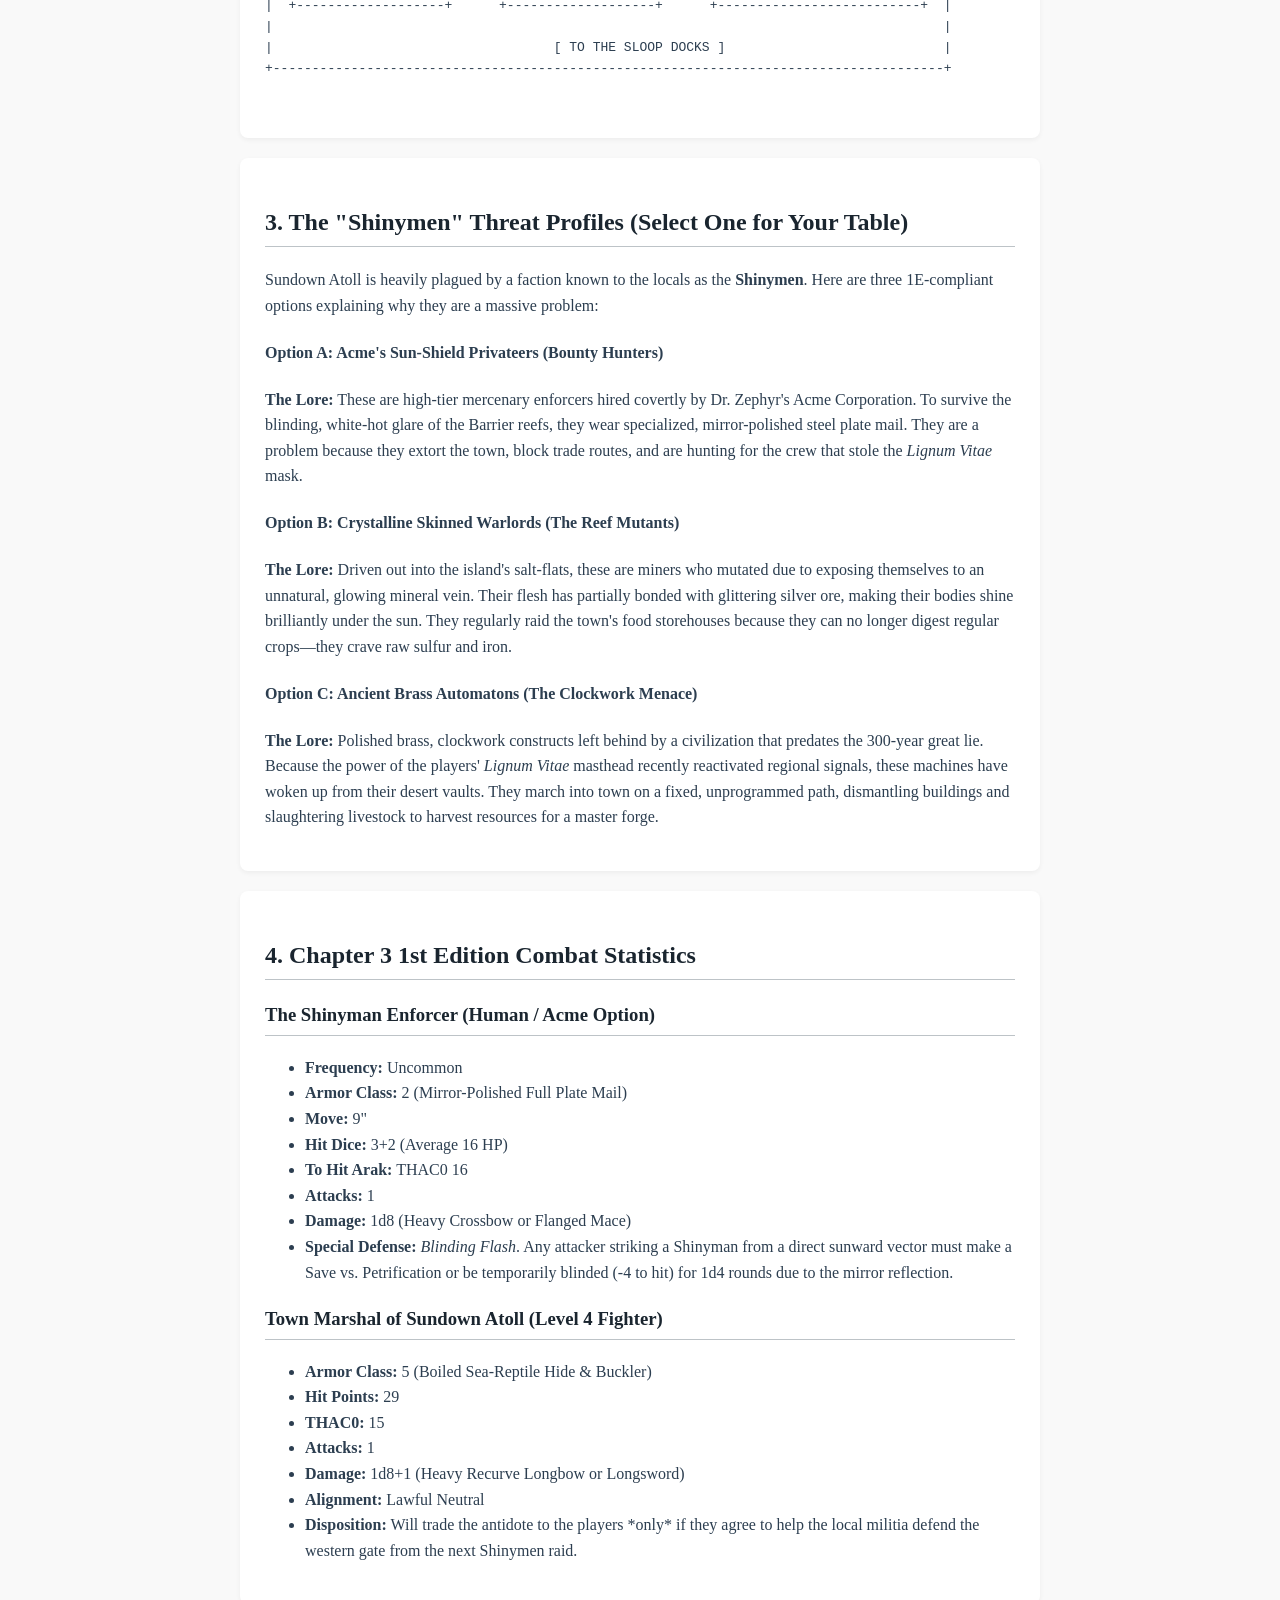
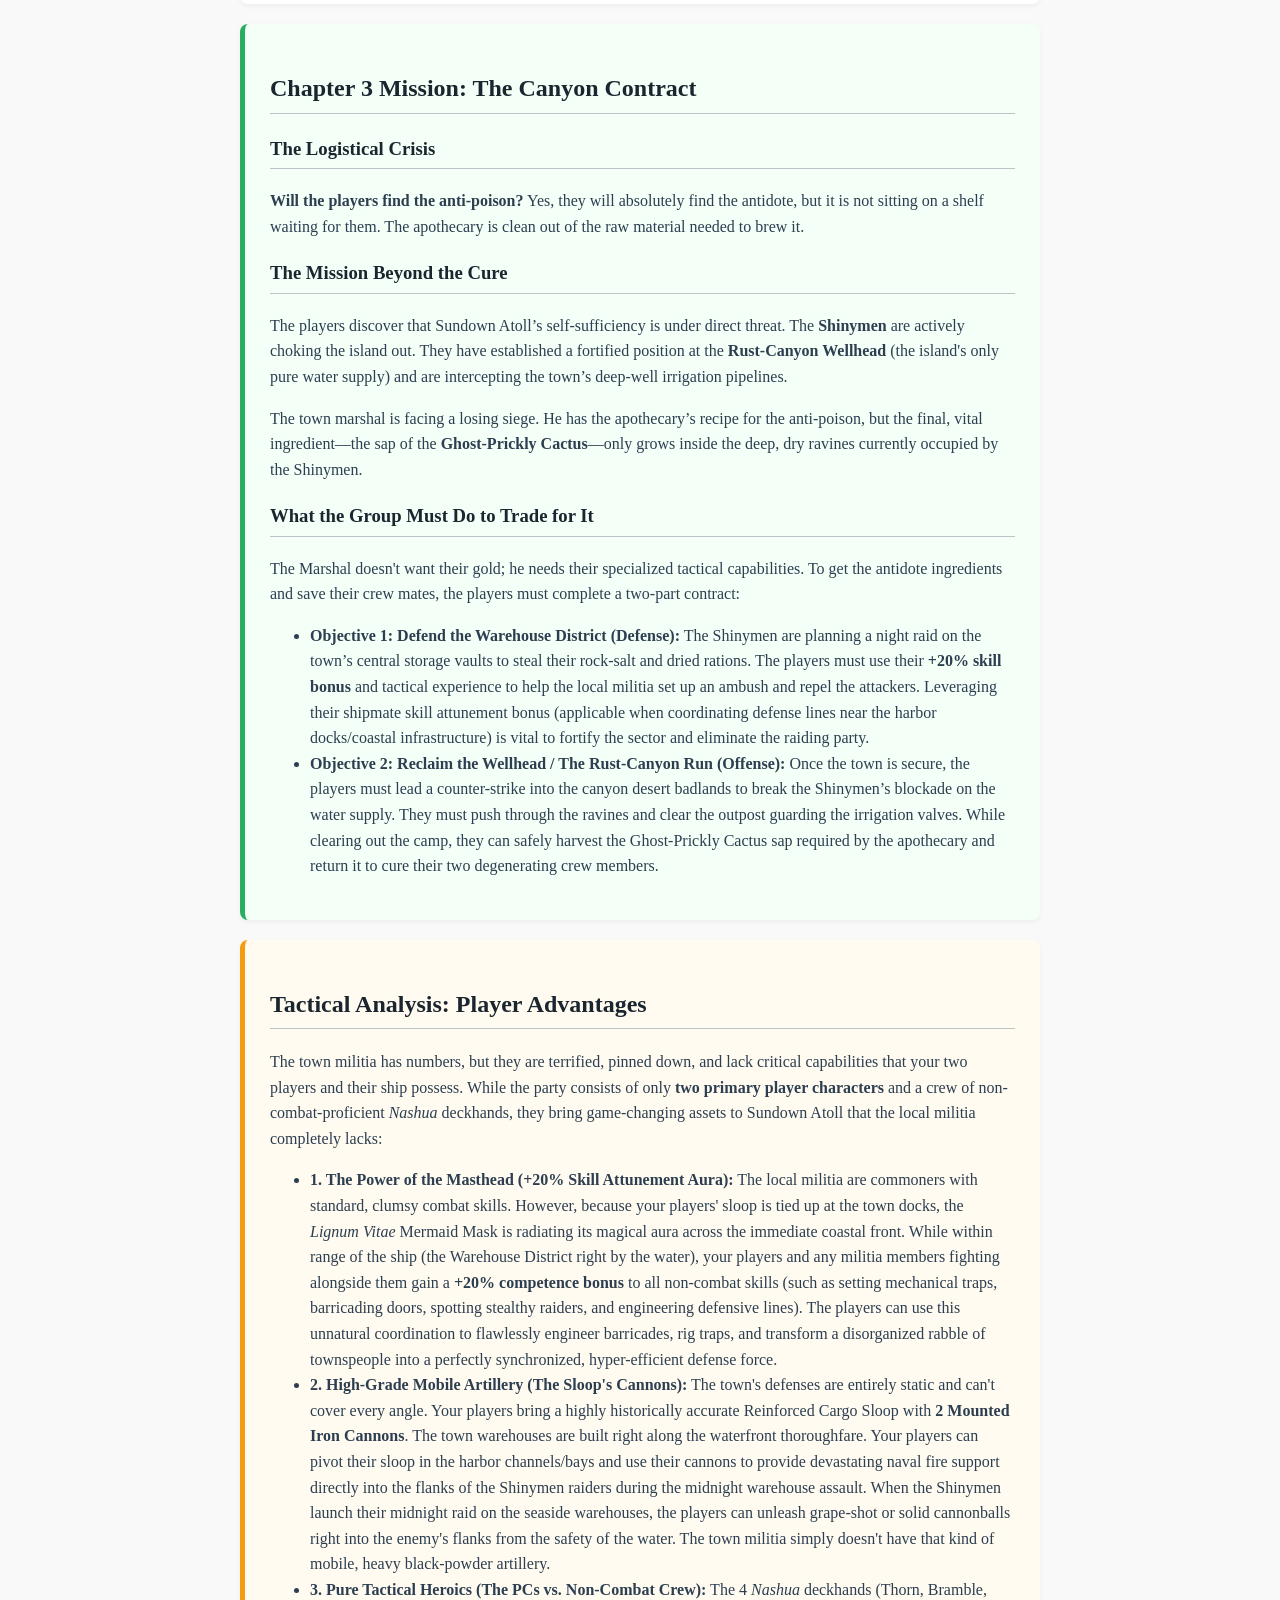
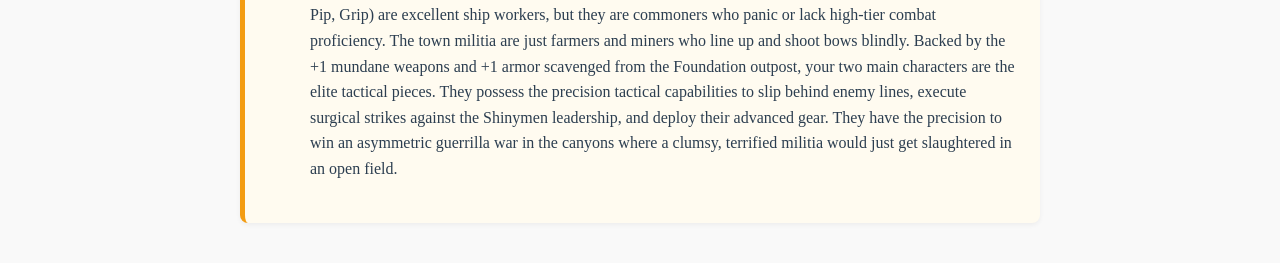
<file: scifi2Fantcampaign-V2.html>
<!DOCTYPE html>
<html lang="en">
<head>
    <meta charset="UTF-8">
    <meta name="viewport" content="width=device-width, initial-scale=1.0">
    <title>Campaign Chronicle: Beyond the Great Reefs</title>
    <style>
        body { font-family: 'Georgia', serif; line-height: 1.6; color: #2c3e50; max-width: 800px; margin: 0 auto; padding: 20px; background-color: #f9f9f9; }
        h1, h2, h3 { color: #1a252f; border-bottom: 1px solid #bdc3c7; padding-bottom: 5px; }
        h1 { text-align: center; margin-bottom: 30px; }
        .section { background: white; padding: 25px; margin-bottom: 20px; border-radius: 8px; box-shadow: 0 2px 5px rgba(0,0,0,0.05); }
        .highlight { font-weight: bold; color: #2980b9; }
        .artifact-card { border-left: 5px solid #e67e22; background: #fffcf9; padding: 15px; margin: 15px 0; border-radius: 0 8px 8px 0; }
        .vessel-card { border-left: 5px solid #27ae60; background: #f4fff7; padding: 15px; margin: 15px 0; border-radius: 0 8px 8px 0; }
        table { width: 100%; border-collapse: collapse; margin: 15px 0; }
        th, td { border: 1px solid #dcdde1; padding: 10px; text-align: left; }
        th { background-color: #f2f2f2; }
    </style>
</head>
<body>

    <h1>Campaign Master Chronicle<br><small style="font-size: 0.6em; color: #7f8c8d;">From Traveller Core to Grounded High-Fantasy</small></h1>

    <div class="section">
        <h2>The Global Lore: The 300-Year Lie</h2>
        <p>The players originate from an <strong>Alliance of 13 Kingdoms</strong> that collectively govern the largest continental landmass on the globe.</p>
        <ul>
            <li><strong>The Political Landscape:</strong> 10 kingdoms are actively Allied, 3 maintain strict Neutrality.</li>
            <li><strong>The Axis Threat:</strong> There are 3 separate, unhinged Axis Kingdoms on the fringes. They do not take prisoners; they take slaves.</li>
            <li><strong>The Core Conspiracy:</strong> 300 years ago, a world-ending event occurred. History books were aggressively purged of all foreign records. The population was told that they were the absolute sole survivors of the planet, and that the <strong>Great Barriers and Reefs</strong> harbor world-ending terrors capable of destroying anything they touch.</li>
            <li><strong>The Truth:</strong> While the Alliance advanced rapidly into an advanced civilization over the last three centuries, other civilized city-states survived across the globe. Now, world entities are "getting up to speed," activating, and altering the isolated reality of the world of islands.</li>
        </ul>
    </div>

    <div class="section">
        <h2>The Story Beats</h2>
        
        <h3>1. The Hired Trip (A to B)</h3>
        <p><strong>The Setup:</strong> The players are a mercenary crew with a modest vessel (or hired to crew one). They are approached by a wealthy, insufferable noble relative they absolutely despise.</p>
        <p><strong>The Job:</strong> A deceptive "milk run." They are tasked to deliver a sealed leather diplomatic pouch containing what is claimed to be sensitive royal peace treaties, sailing from <strong>Port City A</strong> to <strong>Duchy B</strong>. It pays exceptionally well but appears to be an insultingly simple courier assignment.</p>

        <h3>2. Avoiding Onlookers (The "Jump Point")</h3>
        <p><strong>The Secret Route:</strong> The flight liaison is the Port Master. He gives them a highly specific, restricted set of sailing coordinates. Instead of leaving out of the main harbor where spies can track their trajectory, they are ordered to sneak out at night and sail to a hidden, rocky cove 15 miles down the coast—The "Jump Point." From this specific coordinates, they can catch the edge of the Great Trade Current unseen by local pirates.</p>

        <h3>3. The 100D Boundary & The Lockdown</h3>
        <p><strong>The Boundary:</strong> The "100D line" is the boundary where the coastal waters end and the deep ocean begins.</p>
        <p><strong>The Lockdown:</strong> As they reach the coordinates to catch the current, they see a massive royal blockade. The King has declared a Total Maritime Quarantine over the entire sector to hunt down a massive pirate fleet. No ships are allowed to enter the deep ocean current. All long-range carrier-pigeon networks and coastal signal towers are ordered to go completely dark (Sector Silence) so the pirates can't intercept military intelligence.</p>


        <h3>4. The Carrier Nashua & The Inspection</h3>
        <p><strong>The Carrier:</strong> Waiting at the coordinates is the <em>Nashua</em>, a gargantuan, multi-deck Galleon Warship—a floating military base.</p>
        <p><strong>The Capture:</strong> The <em>Nashua</em> fires warning shots, intercepts the players' smaller vessel, and forces them to tie up alongside it. The players are ordered to board the warship. While the captain grill the players in the officer's quarters, royal guards secretly slip onto the players' ship to search their cargo hold for pirate contraband.</p>


        <h3>5. The Pirate Attack & The "Hull Breach"</h3>
        <p><strong>The Raid:</strong> Suddenly, the pirate fleet launches a massive, coordinated surprise night attack on the <em>Nashua</em>. Swarms of pirate ships surround them. Fires break out everywhere.</p>
        <p><strong>The "Zero-G" Chaos:</strong> A pirate fireship rams the <em>Nashua</em>, causing a massive explosion that tears a gaping hole in the lower decks (the hull breach). The lower decks rapidly flood with rushing seawater and thick, choking smoke.</p>
        <p><strong>The Survival Gear:</strong> Instead of vacc suits, the players must grab heavy leather diving lungs/air bladders or just tie wet cloths over their faces to survive the smoke and toxic fumes as they fight through the tilted, drowning, chaotic corridors of the burning warship to get back to their ship.</p>

        <h3>6. The Mining Drill Escape & The Misjump</h3>
        <p><strong>The Blocked Exit:</strong> They reach their ship, but the <em>Nashua’s</em> collapsing rigging and burning wooden debris have crashed down, trapping their vessel against the warship's hull.</p>
        <p><strong>The "Mining Drill":</strong> The players must use their ship's heavy, iron-tipped boarding ram or axes to aggressively hack, smash, and capstan-drive their way out of the burning debris while under fire from pirate archers.</p>
        <p><strong>The "Misjump":</strong> They successfully break free and flee into the dark storm to escape the pirates. Blindly cutting into the Great Trade Current during a raging tempest without a proper reading, their ship is violently swept away. The current throws them completely off course, damaging their rudder and breaking their mast. A week later, they wash up on a completely uncharted, hostile, forgotten continent—far away from their destination.</p>
</div>

    <div class="section">
        <h2>The Sabotaged Cargo & The Artifact</h2>
        <p>The trunk did not contain treaties. It held a crystalline, gelatinous life form that erupted with violent lightning attacks, fusing itself into the ship's masthead and seizing absolute control of their trajectory for an entire month, throwing them 12 weeks off course far beyond the Great Reefs.</p>

        <div class="artifact-card">
            <h3>Artifact: The Lignum Vitae Mermaid Mask</h3>
            <p>The entity's core has permanently hardened into a dense ironwood mermaid masthead. It can be detached and transferred to other ships.</p>
            <ul>
                <li><strong>The Perceived Bonus:</strong> Grants any ship it is attached to a staggering <strong>50% speed increase</strong> over its class when rowed or sailed. While on board, the crew enjoys an unnatural, hyper-coordinated <strong>+20% competence bonus to all skills</strong>.</li>
                <li><strong>The Curse (Storm Magnetism):</strong> The mask acts as a literal lightning rod. In heavy weather, violent static arcs across the deck, threatening black powder supplies.</li>
                <li><strong>The Curse (Biological Drain):</strong> It aggressively drains surrounding vitality. Organic provisions rot instantly, and fresh water stored in standard wooden casks turns stagnant, slimy, and brackish in just <strong>7 to 10 days</strong>.</li>
                <li><strong>The Tactical Paradox:</strong> To travel safely or preserve food/water normally, the crew must actively relax sails, slow rowing, or completely <strong>detach and box the mask in lead</strong>, sacrificing their blazing speed and skill bonuses.</li>
            </ul>
        </div>
    </div>

    <div class="section">
        <h2>Current Game State: The Vacant Island</h2>
        <p>The players and the surviving <em>Nashua</em> deckhands awaken on the shores of a mysterious, uncharted island. Their current vessel is heavily damaged but entirely salvageable using local materials and leather straps to bind the rudder.</p>

        <div class="vessel-card">
            <h3>The Scavenged Upgrade: Reinforced Cargo Sloop</h3>
            <p>Hidden within a rock-walled boathouse on the island, the players discover a specialized merchant vessel perfectly suited for their journey:</p>
            <table>
                <tr><th>Vessel Class</th><td>Commercial Cargo Sloop (Reinforced Hull)</td></tr>
                <tr><th>Crew Complement</th><td>Minimum: 12 / Maximum: 18 (Perfect for absorbing survivors)</td></tr>
                <tr><th>Armament</th><td>2 Mounted Cannons</td></tr>
                <tr><th>Munitions</th><td>Black powder and shot for 10 firing attempts</td></tr>
            </table>
        </div>

        <h3>The Outpost Secrets</h3>
        <ul>
            <li><strong>The Vacant Settlement:</strong> The island features fully functional homes, a blacksmith/wood workshop, and a food store. It is completely vacant—not abandoned—with fresh food ready to eat but too perishable to pack.</li>
            <li><strong>The Forbidden Crest:</strong> Abandoned uniform garments bear a country symbol entirely unrecognized by any history book in the 13 Kingdoms.</li>
            <li><strong>The Shadow Master:</strong> This island is the native spawning ground of the gelatinous entities. The masters of the island know exactly what they are and keep it completely classified. The players' high-ranking boss orchestrated this trip specifically to send the entity back here.</li>
            <li><strong>The Looming Trap:</strong> The entire outpost is rigged with a fire-arrow oil line system designed to completely self-destruct and erase its existence at a moment's notice.</li>
            <li><strong>The Cache:</strong> The players have uncovered a cache of uncut garnets (150gp), high-quality mundane weapons (+1 to hit), tailored armor (+1 AC), and sturdy traveling boots.</li>
        </ul>
    </div>
	
	
	    <!-- ========================================== -->
    <!-- MASTER BACKGROUND INFO & UNTOLD SECRETS     -->
    <!-- ========================================== -->
    <div class="section" style="border-top: 4px solid #9b59b6; background-color: #fbf8ff;">
        <h2>Master Background Info & Campaign Secrets</h2>
        
        <h3>The Lignum Vitae Masthead Mechanics</h3>
        <p>There is a piece of core of the creature which is the form of a mermaid mask on the masthead of the ship. Lignum Vitae. This masthead can be moved to another ship and its abilities can be transferred. It gives any ship 50% more speed than its class when rowed or sailed. Users have to relax the sails or row, to keep it at normal speeds. All normal skills are at a +20% bonus while on the ship.</p>
        
        <h3>The Secret of the Island</h3>
        <p>The secret of the island is this is where the entity is from, and it must return here now and then. The other occupants don't know anything about the entity, but the masters/owners of the island know about it. They won't say anything. Only a few people from their government know about this place. Their boss knows. That's why he sent them on the trip.</p>
        
        <h3>The Geopolitical Secrets of the Empire</h3>
        <p>The kingdom that the players are from is one of 13 kingdoms that run this empire. It's a collectively run nation. There are 10 allied, 3 neutrals. There are another 3 kingdoms but they are axis, crazy, and vicious. They don't take prisoners, they take slaves.</p>
        
        <h3>The 300-Year Great Lie</h3>
        <p>It was established over 300 years ago that this was the only group of kingdoms that survived a world ending event. All records were removed from all books about other places. It was told that there are terrible things in the great barriers and beyond. Things that could destroy everything they touched. All the rest of the kingdoms were on the other side of the planet and subsequently destroyed.</p>
        
        <h3>The True Global Reality</h3>
        <p>It turns out now that there are other places. Civilization increased rapidly during the last 300 years. The Alliance is far advanced over the rest of the planet, but there are other city states. Now the entities around the rest of the world are starting to get up to speed. It's a world of islands. The Alliance states have the biggest piece of land.</p>
    </div>
	
	    <!-- ========================================== -->
    <!-- LOGISTICAL CHALLENGE: MARITIME SURVIVAL    -->
    <!-- ========================================== -->
    <div class="section" style="border-left: 5px solid #d63031; background-color: #fff5f5;">
        <h2>The Logistical Challenge: Long-Term Voyage Survival</h2>
        <p>This is a massive tactical problem for the players to solve. If the <em>Lignum Vitae</em> mask aggressively accelerates decay, it fundamentally alters how they have to plan long-term maritime travel. They aren't locked out of 2-month voyages, but they can no longer rely on standard medieval provisions like salt pork and hardtack.</p>
        <p>To survive a 2-month sail with the artifact on board, the crew will have to adopt new, highly active survival strategies:</p>
        
        <h3>1. Active Foraging and "Island Hopping"</h3>
        <p>Instead of sailing in a straight line across open ocean, a 2-month voyage becomes a series of tactical pitstops.</p>
        <ul>
            <li>They must chart courses that hug coastlines, barrier reefs, or archipelagos.</li>
            <li>Every 5 to 7 days, they must drop anchor at an uncharted island, send out hunting parties, gather fresh fruit, and replenish their water casks before the artifact can rot them.</li>
        </ul>

        <h3>2. Radical Food & Water Storage Solutions</h3>
        <p>Standard barrels won't cut it. The players and their <em>Nashua</em> ship workers will need to get creative:</p>
        <ul>
            <li><strong>The Towing Method:</strong> They can't keep livestock or large food crates on deck. They might have to construct a small, streamlined cargo raft to tow 50 feet behind the sloop. Keeping the bulk of their food and water out of the artifact's immediate "aura" preserves it normally, though it risks being lost in a heavy storm.</li>
            <li><strong>Lead/Iron Lining:</strong> If they can salvage enough lead sheeting or iron plates from the island's workshops, they can build a heavily insulated, air-tight "cold box" in the hold to shield the provisions from the mask's biological drain. Earthenware ceramic jugs or glass carboys from the outpost can similarly block the drain on fresh water.</li>
            <li><strong>Magical Preservation:</strong> If the party has a spellcaster, low-level spells like <em>Purify Food and Drink</em> or <em>Gentle Repose</em> suddenly become the most critical utility spells in the game, forcing them to burn spell slots every single day just to keep the crew fed.</li>
        </ul>

        <h3>3. Living Off the Sea</h3>
        <p>The crew will have to pivot completely to a real-time seafood diet and dynamic water collection.</p>
        <ul>
            <li>They must constantly run fishing lines off the back of the sloop and harvest rain-catch water using canvas deck arrays.</li>
            <li><strong>The Twist:</strong> Because the ship moves at an unnatural 50% extra speed, standard fishing is much harder—the lines will snap or drag too fast. They will need to use their <strong>+20% skill bonus</strong> to engineer heavy-duty trolling lines or use harpoons to catch giant reef fish and sea turtles while moving at high speeds.</li>
        </ul>

        <h3>4. The Nuclear Option: Detaching the Mask</h3>
        <p>Because the mask can be moved, the players have the ultimate tactical choice. They can detach the mask and store it in a lead box during the long, boring stretches of the journey to preserve their food and water normally, and only mount it to the masthead when they need to outrun a pirate fleet, dodge a storm, or make a high-speed tactical sprint.</p>
    </div>
	
	    <!-- ========================================== -->
    <!-- HAZARD DETAILS: FRESH WATER DEPRIVATION   -->
    <!-- ========================================== -->
    <div class="section" style="border-left: 5px solid #0984e3; background-color: #f1f8ff;">
        <h2>Water Hazard: The Race Against Dehydration</h2>
        <p><strong>Yes, the masthead absolutely affects fresh water.</strong></p>
        <p>Just as it withers organic food, its biological drain causes fresh water stored in standard wooden casks to turn stagnant, slimy, or brackish twice as fast. In a standard fantasy setting, water sitting in a barrel already starts going bad after a few weeks; under the influence of the <em>Lignum Vitae</em> mask, a month’s worth of water will become undrinkable in just <strong>7 to 10 days</strong>.</p>
        <p>This turns a 2-month sail into a deadly race against dehydration. To survive long-distance voyages without dying of thirst, the crew has to exploit the environment or use specific workarounds:</p>
        
        <h3>How to Get and Keep Water on a 2-Month Sail</h3>
        <ul>
            <li><strong>The Towing Strategy (with a twist):</strong> Just like food, water casks can be loaded onto a towed raft 50 feet behind the sloop to keep them outside the mask's immediate aura. However, water is incredibly heavy. Towing tons of water drags on the sloop, meaning they might have to sacrifice some of that 50% speed bonus to keep their water safe.</li>
            <li><strong>The Rain-Catch Array:</strong> Since they are sailing through a world plagued by unnatural storms (driven by the mask's <em>Storm Magnetism</em>), they can turn a curse into a cure. By rigging wide canvas tarps across the deck to funnel rainwater directly into clean buckets, they can constantly replenish their supply with fresh, untainted water.</li>
            <li><strong>Ceramic or Glass Storage:</strong> The biological drain easily bleeds through organic wooden barrels. If the players can scavenge earthenware ceramic jugs, stone jars, or glass carboys from the vacant island's workshop or food stores, the non-organic barriers will shield the water from rotting quite as fast.</li>
            <li><strong>Distillation/Desalination:</strong> If they have copper piping or iron pots from the workshop, the <em>Nashua</em> ship workers can build a crude stills system over the ship's galley fire. By boiling seawater and catching the steam, they can produce small amounts of emergency fresh water every day, though it consumes precious firewood.</li>
        </ul>

        <h3>The Core Tactical Choice</h3>
        <p>Because the mask can be detached, the players are forced to make a brilliant risk-vs-reward choice every single day on the open sea:</p>
        <ol>
            <li><strong>Mount the Mask:</strong> Travel at blazing speeds with a +20% skill bonus, but your food rots, your water spoils, and you risk attracting a massive lightning storm.</li>
            <li><strong>Box the Mask:</strong> Slow down to normal speeds and lose the skill bonus, but your remaining provisions and water stay fresh normally.</li>
        </ol>
    </div>

    <!-- ========================================== -->
    <!-- MASTER LORE: THE ORDER & DR. ZEPHYR        -->
    <!-- ========================================== -->
    <div class="section" style="border-left: 5px solid #8e44ad; background-color: #faf0ff;">
        <h2>1. What's Going On?</h2>
        <p><strong>Who created the island village?</strong> It was established by a secretive group called the <strong>Recurrent Foundation of the Hand</strong>.</p>
        <p><strong>Admiral Hall</strong>The players' hated uncle has many secrets. This outpost is his secret project, sponsored directly by powerful figures who trust him to rebuild society. This group acts much like a secret order of masons striving to rebuild the world and fiercely keep out outer influences.</p>
        <p>His organization knows about the <em>Vitae</em> and has been actively experimenting with it to improve the fleet. They also work around the clock to find powerful artifacts and safeguard them from outside forces.</p>
        <p>While the 10 Allied colonies plus the 3 Neutrals directly benefit from the Order's secret findings, 
		hostile outside forces are trying to penetrate their network to steal these technologies. 
		These spies threaten to spread their own experiments (<em>ill-gotten findings</em>), 
		unapproved dangerous inventions, and unnatural findings throughout the
		alliance to establish a permanent foothold here.</p>
        
        <h3 style="color: #c0392b;">The Antagonist: Dr. Zephyr (aka "Z-fold")</h3>
        <p><strong>Dr. Zephyr</strong>, also known as <strong>Z-fold</strong>, owns the massive corporate syndicate known as <strong>Acme</strong> and is one of the active negative forces operating against the Order. He experiments relentlessly on farming, animals, and people—constantly exploiting unnatural things to disrupt the fragile balance of the Alliance.</p>
    </div>

    <!-- ========================================== -->
    <!-- The entity       -->
    <!-- ========================================== -->
    <div class="section" style="border-left: 5px solid #8e44ad; background-color: #faf0ff;">
        <h2>1. What's Going On?</h2>
        <p><strong>What is the Entity?</strong> It is a once large but broken group that contains the essence of change, chaos, 
		and destruction<strong>Its name is R. Asilom.</strong>. 
		He is trying to reconstitute warp points around the world, and rekindle the transit gates to move his knowledge and 
		Reconstitute a World full of magic, and magical beings of prior ages.
		His main ally is Dr Zephyr... his main opponent is: </p>
		
     
        <h3 style="color: #c0392b;">The Anti-Antagonist: Admiral Hall</h3>
        <p> will stop at nothing to keep the alliance safe, and stop the entity and Zephyr from reconstituting the gates. </p> 
		
    </div>
	
	    <!-- ========================================== -->
    <!-- ADVENTURE 2: THE LAUNCH & THE LIGHT TOWER  -->
    <!-- ========================================== -->
    <div class="section" style="border-left: 5px solid #e74c3c; background-color: #fff6f6;">
        <h2>Adventure Number 2: The Fire Arrow Fleet</h2>
        
        <h3>Part 1: The Race for the Outpost</h3>
        <p><strong>The Scenario:</strong> As the players prepare to leave the island for the very first time, they spot sails on the horizon. A fast-moving privateer vessel flying the colors of a Neutral Alliance city is racing directly toward the outpost.</p>
        <p><strong>The Mission:</strong> The privateers cannot be allowed to secure any information, technology, or artifacts from the island. To protect the secrets of the Recurrent Foundation of the Hand, the crew must trigger the fire-arrow mechanism, completely destroying the village and its workshops before escaping out to sea.</p>
        <p><strong>The Naval Clash:</strong> Following the destruction of the island, the players engage the privateers in high-stakes combat. The crew must destroy the hostile forces. However, if they play their cards right during the boarding action, they have the tactical opportunity to capture and save the pirate boat for their own fleet.</p>

        <h3>Part 2: Repairs and the Signal Flare</h3>
        <p><strong>The Scenario:</strong> Following the intense battle, the crew drops anchor to execute vital repairs on their vessel (or their newly captured prize ship).</p>
        <p><strong>The Discovery:</strong> While fixing the hull and rigging, 
		the lookout spots a faint shimmer through the ocean mist. 
		Somewhere in the next sector, sitting just past the edge of the known barrier charts, 
		lies a mysterious island featuring a towering stone signal structure—its bright light lit and 
		burning against the dark sky.</p>
    </div>

	    <!-- ========================================== -->
    <!-- ADVENTURE 2 EXTRA: ITSY BITSY SPIDER      -->
    <!-- ========================================== -->
    <div class="section" style="border-left: 5px solid #d35400; background-color: #fffaf5;">
        <h2>Adventure 2 Point of Interest: "Itsy Bitsy Spider"</h2>
        
        <h3>The History of the Island</h3>
        <p>This small, isolated reef island features the stone signal tower spotted by the lookout. Originally, it was a classified research outpost operated by the <strong>Recurrent Foundation of the Hand</strong>, dedicated to breeding enhanced critters to protect their regional crops. The project was highly successful, after which the Foundation abandoned the facility, locked it down, and scrubbed its existence from all official knowledge base records. However, the immense proximity power of the players' newly mounted <em>Lignum Vitae</em> mask has accidentally tripped the grid, reactivating the tower's bright light.</p>
        
        <h3>The Acme Takeover</h3>
        <p>What happened since it was abandoned? <strong>Dr. Zephyr (Z-fold)</strong> discovered the lost coordinates of the island buried deep within ancient, forgotten city archives. Delighted to find a hidden base nestled safely within the deadly Great Reefs, he immediately bought the location. He replaced the Foundation's original scientific equipment with his own <strong>Acme</strong> gear, piggybacking off the existing arachnid research by introducing rare, exotic herbs harvested directly from the surrounding reefs.</p>
        
        <h3>The Experiment Gone Wrong</h3>
        <p>The experiment took a horrific turn. The introduction of the reef herbs caused the spiders to mutate and grow to monstrous, unnatural sizes. They broke containment, escaped into the facility, and aggressively slaughtered and ate every single one of their Acme captors. The final head scientist died while scrambling to write a desperate, frantic note outlining how to kill them: <em>a concentrated phosphorus solution must be forced directly into the island's primary water supply so the creatures ingest it and die from the inside.</em> He was violently eaten just as he penned the final word.</p>
        
        <h3>Tactical Environment: The Twilight Landing</h3>
        <p><strong>The Weakness:</strong> The mutated spiders absolutely detest and flee from bright light, making the newly active signal tower the only safe haven on the island. This creates the perfect opportunity for a high-stakes <strong>Twilight Run</strong>. The GM should land the crew on the beach just as the sun dips below the horizon, forcing them to fight through the shadows to reach the bunker and the water supply controls before total darkness falls.</p>
    </div>


    <!-- POISON MECHANICS -->
    <div class="section">
        <h2>1. Chapter 3 Hook: The Reef-Spider Infestation</h2>
        <div class="poison-box">
            <h3>Mechanics of the Non-Giant Spider Poison</h3>
            <p>During Chapter 2, two crew members (or players) were bitten by small, aggressive reef-spiders. While not instantly fatal, the venom induces a slow, systemic degeneration of the nervous system.</p>
            <ul>
                <li><strong>1E AD&D Saving Throw:</strong> Initial bite required a Save vs. Poison at +2. Failure inflicts the *Slow-Rot Fever*.</li>
                <li><strong>Degradation Effect:</strong> Every 3 days of travel, an infected crew member must roll 1d6. They lose 1 point from a corresponding ability score (1=STR, 2=DEX, 3=CON, 4=INT, 5=WIS, 6=CHA). If any score hits 0, the character falls into a permanent coma.</li>
                <li><strong>The Remedy:</strong> Standard <em>Neutralize Poison</em> spells are warped by the Great Barrier's background energies and only pause the degradation for 24 hours. A permanent cure requires a rare compound brewed from the *Ghost-Prickly Cactus* native only to Sundown Atoll.</li>
            </ul>
        </div>
    </div>

    <!-- SETTLEMENT ENVIRONMENT -->
    <div class="section">
        <h2>2. Frontier Settlement: Sundown Atoll</h2>
        <div class="western-box">
            <h3>Island Profile & Aesthetic</h3>
            <p>Sundown Atoll is a massive, self-sufficient desert island locked inside a dead ring of the barrier reef. It features a stark, sun-baked landscape with a sprawling, Western-frontier-style town built from white coral-brick, sun-cured timber, and sandstone blocks.</p>
            <ul>
                <li><strong>Architecture:</strong> Long wooden boardwalks, swinging saloon doors, high-front facades, a central dusty thoroughfare, and massive canvas-and-wood wind-pumps drawing brackish water from underground aquifers.</li>
                <li><strong>Self-Sufficiency:</strong> The island operates completely independently of the 13 Kingdoms. They survive on deep-well irrigation farming, rock-salt mining, and harvesting thick-hided sea reptiles. They have a functioning blacksmith, an apothecary (holding the poison remedy), and a heavily armed local militia.</li>
            </ul>
        </div>
        
        <h3>ASCII Map: Sundown Atoll Thoroughfare</h3>
        <pre>
+--------------------------------------------------------------------------------------+

|                                  [ NORTH DESERT TRAILS ]                             |
|                                                                                      |
|  +-------------------+      +-------------------+      +--------------------------+  |
|  |   THE SALOON      |      |   TOWN MARSHAL    |      |  APOTHECARY & LAB        |  |
|  | (Swinging Doors)  |      |   & JAIL HOUSE    |      | (Ghost Cactus Cure Here!)|  |
|  +---------+---------+      +---------+---------+      +------------+-------------+  |
|============|==========================|=============================|================|
|                                                                                      |
|      [--- WOODEN BOARDWALK ---]    dusty main road    [--- WOODEN BOARDWALK ---]     |
|                                                                                      |
|============|==========================|=============================|================|
|  +---------+---------+      +---------+---------+      +------------+-------------+  |
|  | CENTRAL CORRAL    |      | CORAL-ROCK WELL   |      | CORAL-BRICK WAREHOUSE    |  |
|  |  (Pack Lizards)   |      |  & WIND-PUMP      |      | (Target of Shinymen Raid)|  |
|  +-------------------+      +-------------------+      +--------------------------+  |
|                                                                                      |
|                                    [ TO THE SLOOP DOCKS ]                            |
+--------------------------------------------------------------------------------------+
        </pre>
    </div>

    <!-- THE SHINNYMEN PROBLEM -->
    <div class="section">
        <h2>3. The "Shinymen" Threat Profiles (Select One for Your Table)</h2>
        <div class="shinymen-box">
            <p>Sundown Atoll is heavily plagued by a faction known to the locals as the <strong>Shinymen</strong>. Here are three 1E-compliant options explaining why they are a massive problem:</p>
            
            <h4>Option A: Acme's Sun-Shield Privateers (Bounty Hunters)</h4>
            <p><strong>The Lore:</strong> These are high-tier mercenary enforcers hired covertly by Dr. Zephyr's Acme Corporation. To survive the blinding, white-hot glare of the Barrier reefs, they wear specialized, mirror-polished steel plate mail. They are a problem because they extort the town, block trade routes, and are hunting for the crew that stole the <em>Lignum Vitae</em> mask.</p>
            
            <h4>Option B: Crystalline Skinned Warlords (The Reef Mutants)</h4>
            <p><strong>The Lore:</strong> Driven out into the island's salt-flats, these are miners who mutated due to exposing themselves to an unnatural, glowing mineral vein. Their flesh has partially bonded with glittering silver ore, making their bodies shine brilliantly under the sun. They regularly raid the town's food storehouses because they can no longer digest regular crops—they crave raw sulfur and iron.</p>

            <h4>Option C: Ancient Brass Automatons (The Clockwork Menace)</h4>
            <p><strong>The Lore:</strong> Polished brass, clockwork constructs left behind by a civilization that predates the 300-year great lie. Because the power of the players' <em>Lignum Vitae</em> masthead recently reactivated regional signals, these machines have woken up from their desert vaults. They march into town on a fixed, unprogrammed path, dismantling buildings and slaughtering livestock to harvest resources for a master forge.</p>
        </div>
    </div>

    <!-- 1ST EDITION AD&D STAT BLOCKS -->
    <div class="section">
        <h2>4. Chapter 3 1st Edition Combat Statistics</h2>
        
        <div class="stat-block">
            <h3>The Shinyman Enforcer (Human / Acme Option)</h3>
            <ul>
                <li><strong>Frequency:</strong> Uncommon</li>
                <li><strong>Armor Class:</strong> 2 (Mirror-Polished Full Plate Mail)</li>
                <li><strong>Move:</strong> 9"</li>
                <li><strong>Hit Dice:</strong> 3+2 (Average 16 HP)</li>
                <li><strong>To Hit Arak:</strong> THAC0 16</li>
                <li><strong>Attacks:</strong> 1</li>
                <li><strong>Damage:</strong> 1d8 (Heavy Crossbow or Flanged Mace)</li>
                <li><strong>Special Defense:</strong> <em>Blinding Flash</em>. Any attacker striking a Shinyman from a direct sunward vector must make a Save vs. Petrification or be temporarily blinded (-4 to hit) for 1d4 rounds due to the mirror reflection.</li>
            </ul>
        </div>

<div class="stat-block">
            <h3>Town Marshal of Sundown Atoll (Level 4 Fighter)</h3>
            <ul>
                <li><strong>Armor Class:</strong> 5 (Boiled Sea-Reptile Hide & Buckler)</li>
                <li><strong>Hit Points:</strong> 29</li>
                <li><strong>THAC0:</strong> 15</li>
                <li><strong>Attacks:</strong> 1</li>
                <li><strong>Damage:</strong> 1d8+1 (Heavy Recurve Longbow or Longsword)</li>
                <li><strong>Alignment:</strong> Lawful Neutral</li>
                <li><strong>Disposition:</strong> Will trade the antidote to the players *only* if they agree to help the local militia defend the western gate from the next Shinymen raid.</li>
            </ul>
        </div>

</div>

    <!-- ========================================== -->
    <!-- CHAPTER 3 MISSION OBJECTIVES & TRADING TERMS-->
    <!-- ========================================== -->
    <div class="section" style="border-left: 5px solid #27ae60; background-color: #f4fff7;">
        <h2>Chapter 3 Mission: The Canyon Contract</h2>
        
        <h3>The Logistical Crisis</h3>
        <p><strong>Will the players find the anti-poison?</strong> Yes, they will absolutely find the antidote, but it is not sitting on a shelf waiting for them. The apothecary is clean out of the raw material needed to brew it.</p>

        <h3>The Mission Beyond the Cure</h3>
        <p>The players discover that Sundown Atoll’s self-sufficiency is under direct threat. The <strong>Shinymen</strong> are actively choking the island out. They have established a fortified position at the <strong>Rust-Canyon Wellhead</strong> (the island's only pure water supply) and are intercepting the town’s deep-well irrigation pipelines.</p>
        <p>The town marshal is facing a losing siege. He has the apothecary’s recipe for the anti-poison, but the final, vital ingredient—the sap of the <strong>Ghost-Prickly Cactus</strong>—only grows inside the deep, dry ravines currently occupied by the Shinymen.</p>
        
        <h3>What the Group Must Do to Trade for It</h3>
        <p>The Marshal doesn't want their gold; he needs their specialized tactical capabilities. To get the antidote ingredients and save their crew mates, the players must complete a two-part contract:</p>
        
        <ul>
            <li><strong>Objective 1: Defend the Warehouse District (Defense):</strong> The Shinymen are planning a night raid on the town’s central storage vaults to steal their rock-salt and dried rations. The players must use their <strong>+20% skill bonus</strong> and tactical experience to help the local militia set up an ambush and repel the attackers. Leveraging their shipmate skill attunement bonus (applicable when coordinating defense lines near the harbor docks/coastal infrastructure) is vital to fortify the sector and eliminate the raiding party.</li>
            <li><strong>Objective 2: Reclaim the Wellhead / The Rust-Canyon Run (Offense):</strong> Once the town is secure, the players must lead a counter-strike into the canyon desert badlands to break the Shinymen’s blockade on the water supply. They must push through the ravines and clear the outpost guarding the irrigation valves. While clearing out the camp, they can safely harvest the Ghost-Prickly Cactus sap required by the apothecary and return it to cure their two degenerating crew members.</li>
        </ul>
    </div>
    <!-- ========================================== -->
    <!-- PLAYER ASSETS VS TOWN DEFICIENCIES         -->
    <!-- ========================================== -->
    <div class="section" style="border-left: 5px solid #f39c12; background-color: #fffbf0;">
        <h2>Tactical Analysis: Player Advantages</h2>
        <p>The town militia has numbers, but they are terrified, pinned down, and lack critical capabilities that your two players and their ship possess. While the party consists of only <strong>two primary player characters</strong> and a crew of non-combat-proficient <em>Nashua</em> deckhands, they bring game-changing assets to Sundown Atoll that the local militia completely lacks:</p>
        
        <ul>
            <li>
                <strong>1. The Power of the Masthead (+20% Skill Attunement Aura):</strong> 
                The local militia are commoners with standard, clumsy combat skills. However, because your players' sloop is tied up at the town docks, the <em>Lignum Vitae</em> Mermaid Mask is radiating its magical aura across the immediate coastal front. While within range of the ship (the Warehouse District right by the water), your players and any militia members fighting alongside them gain a <strong>+20% competence bonus</strong> to all non-combat skills (such as setting mechanical traps, barricading doors, spotting stealthy raiders, and engineering defensive lines). The players can use this unnatural coordination to flawlessly engineer barricades, rig traps, and transform a disorganized rabble of townspeople into a perfectly synchronized, hyper-efficient defense force.
            </li>
            <li>
                <strong>2. High-Grade Mobile Artillery (The Sloop's Cannons):</strong> 
                The town's defenses are entirely static and can't cover every angle. Your players bring a highly historically accurate Reinforced Cargo Sloop with <strong>2 Mounted Iron Cannons</strong>. The town warehouses are built right along the waterfront thoroughfare. Your players can pivot their sloop in the harbor channels/bays and use their cannons to provide devastating naval fire support directly into the flanks of the Shinymen raiders during the midnight warehouse assault. When the Shinymen launch their midnight raid on the seaside warehouses, the players can unleash grape-shot or solid cannonballs right into the enemy's flanks from the safety of the water. The town militia simply doesn't have that kind of mobile, heavy black-powder artillery.
            </li>
            <li>
                <strong>3. Pure Tactical Heroics (The PCs vs. Non-Combat Crew):</strong> 
                The 4 <em>Nashua</em> deckhands (Thorn, Bramble, Pip, Grip) are excellent ship workers, but they are commoners who panic or lack high-tier combat proficiency. The town militia are just farmers and miners who line up and shoot bows blindly. Backed by the +1 mundane weapons and +1 armor scavenged from the Foundation outpost, your two main characters are the elite tactical pieces. They possess the precision tactical capabilities to slip behind enemy lines, execute surgical strikes against the Shinymen leadership, and deploy their advanced gear. They have the precision to win an asymmetric guerrilla war in the canyons where a clumsy, terrified militia would just get slaughtered in an open field.
            </li>
        </ul>
    </div>



</body>
</html>
</file>
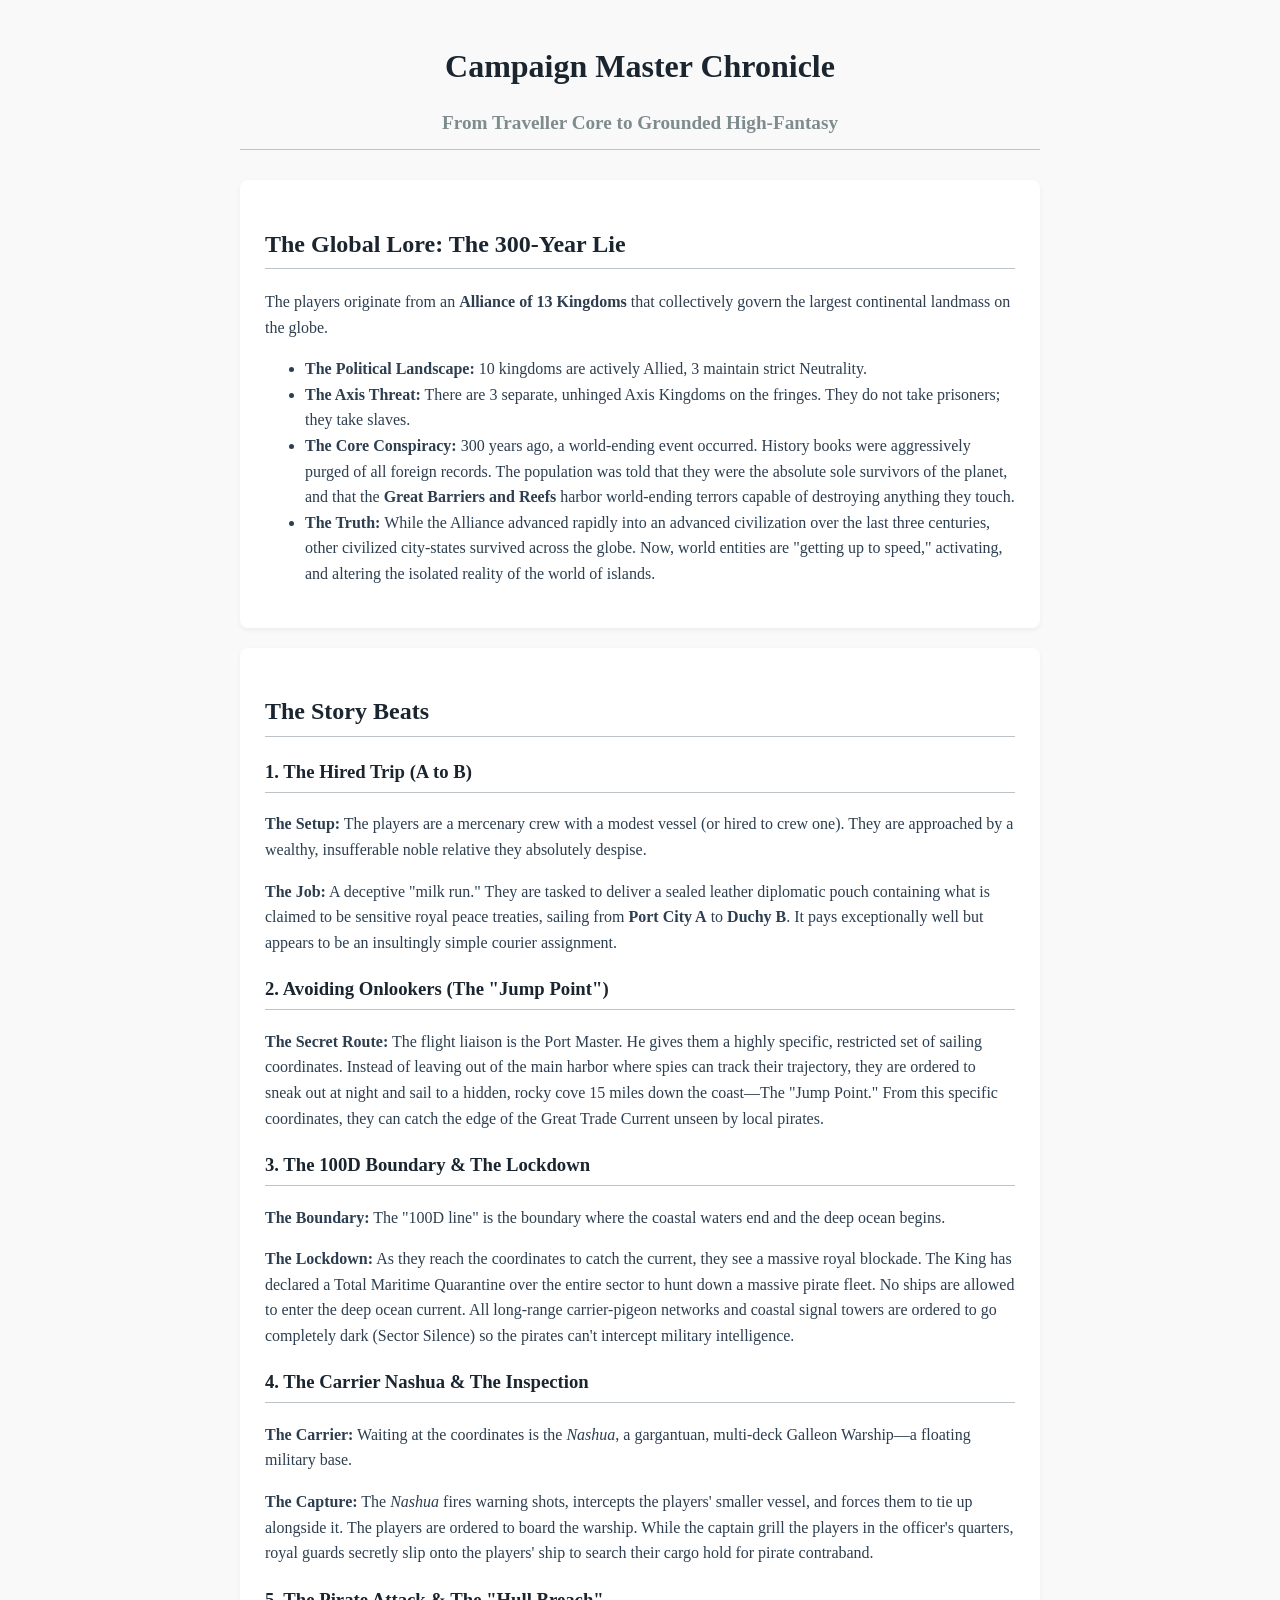
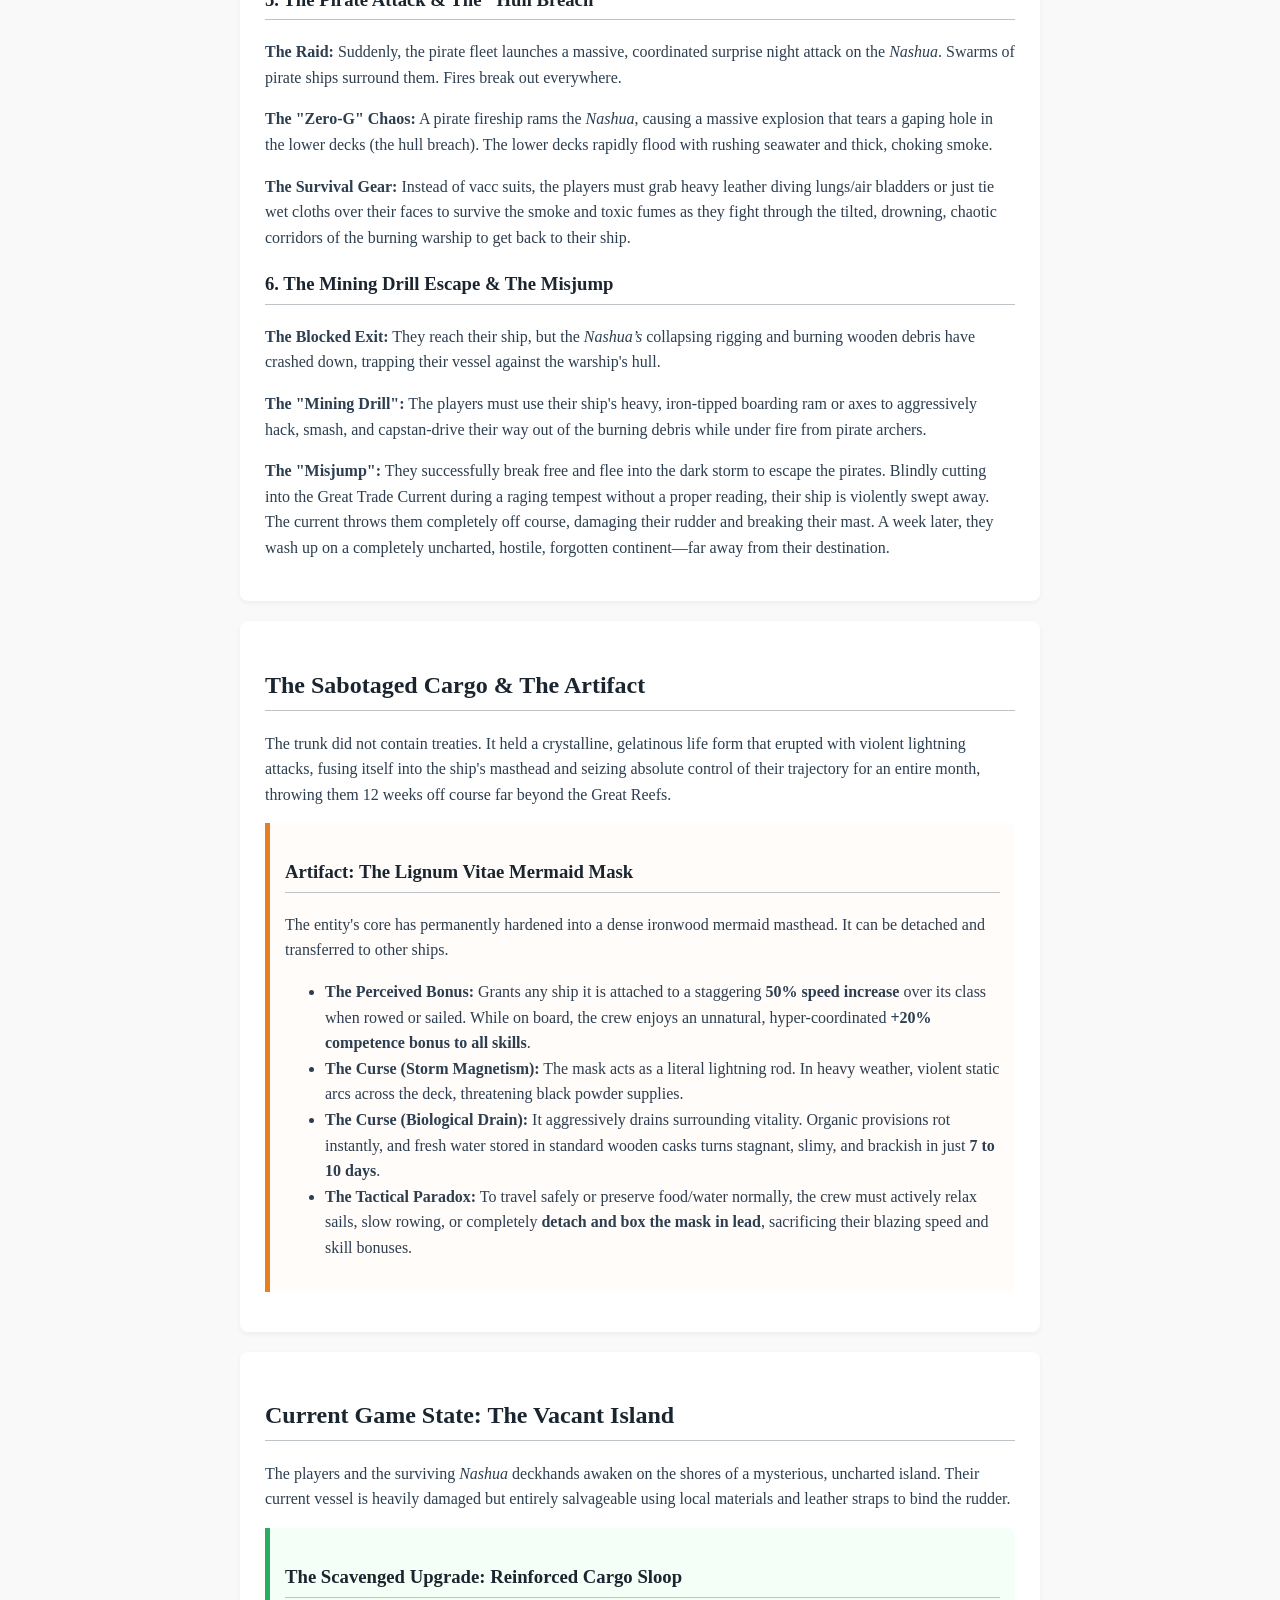
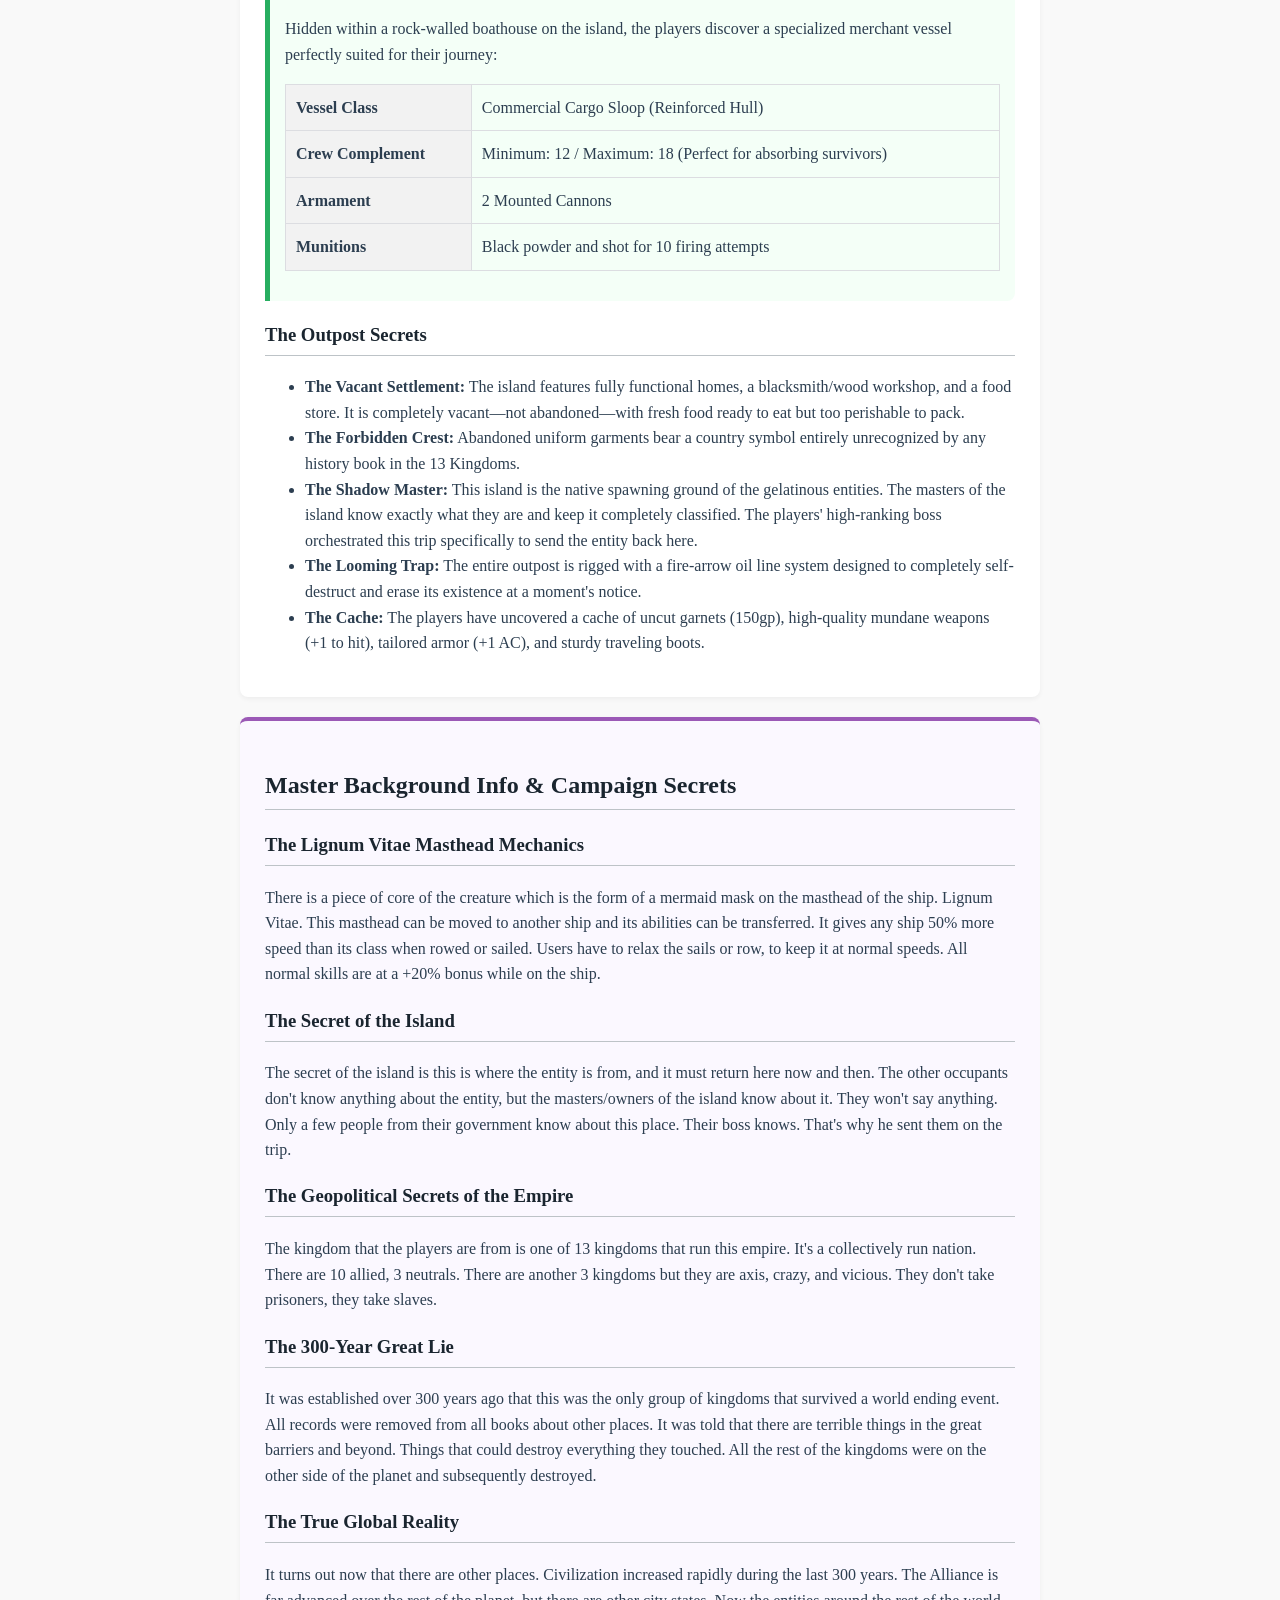
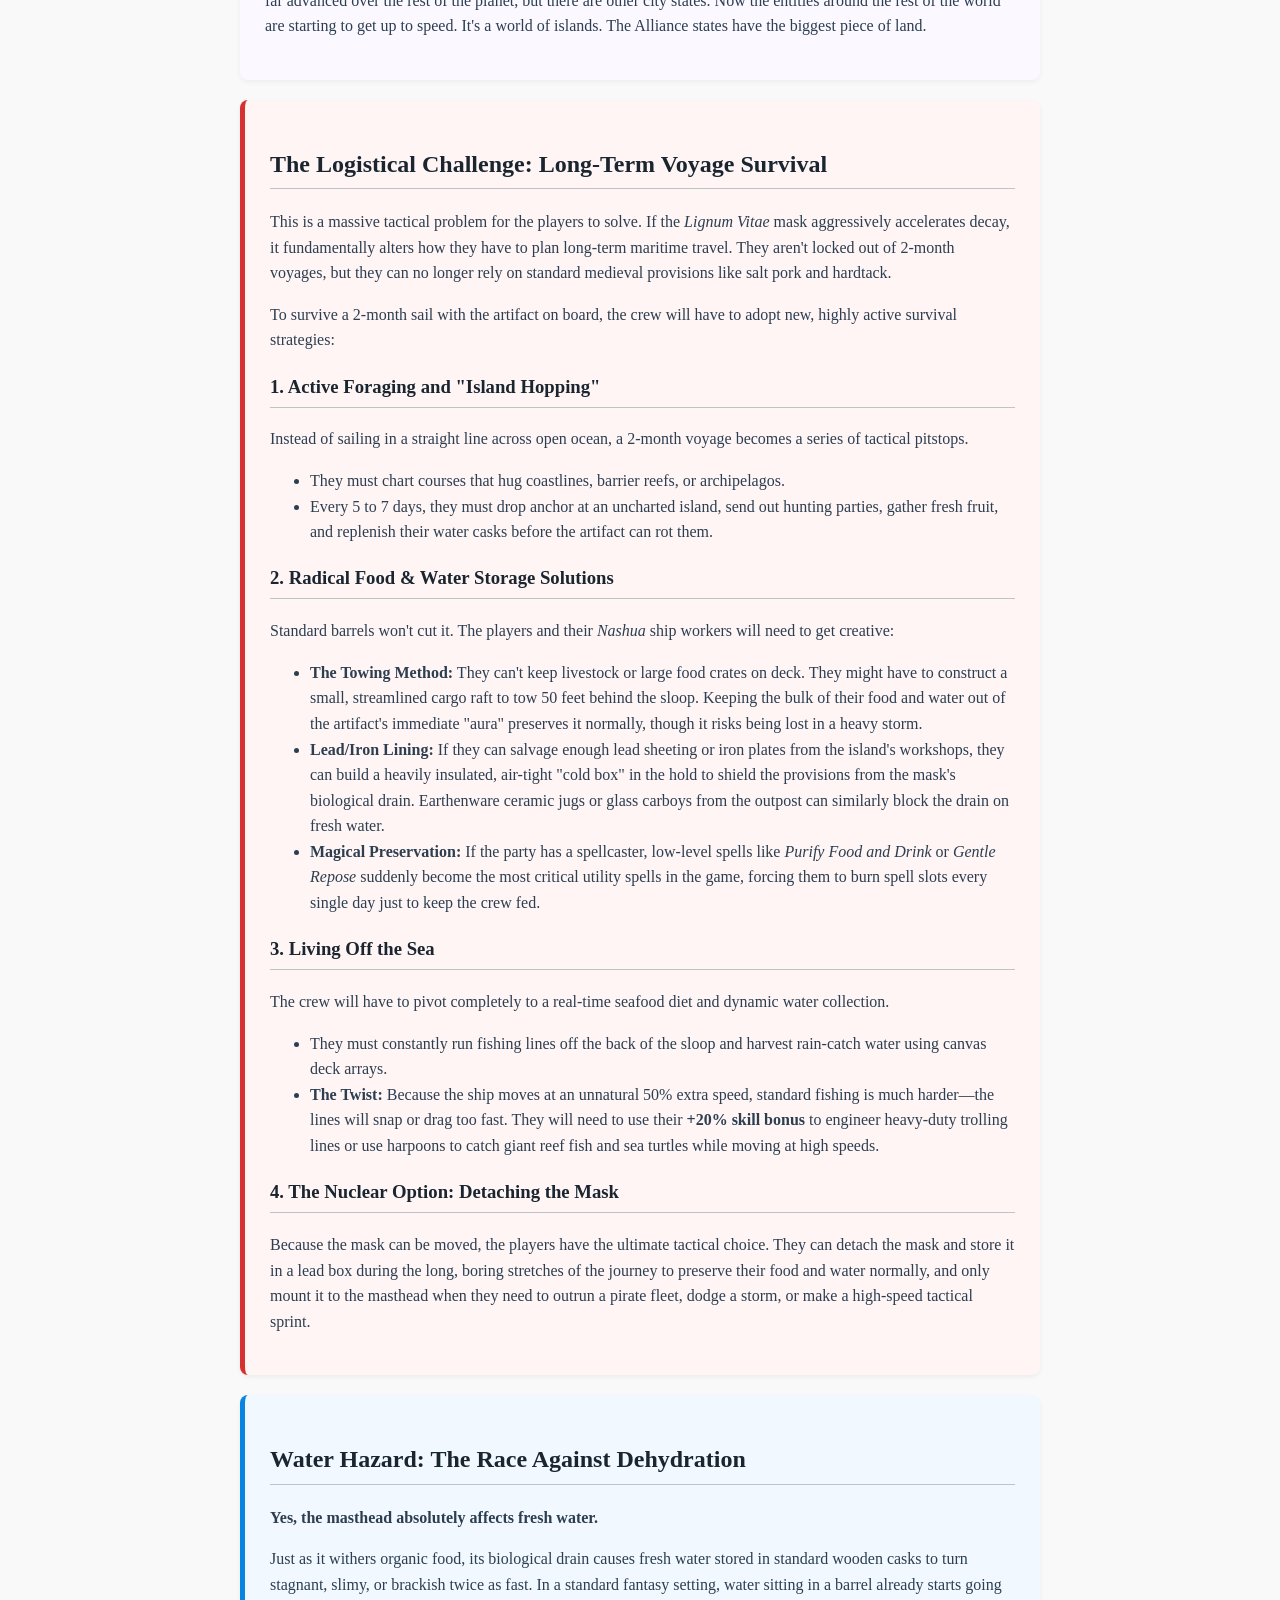
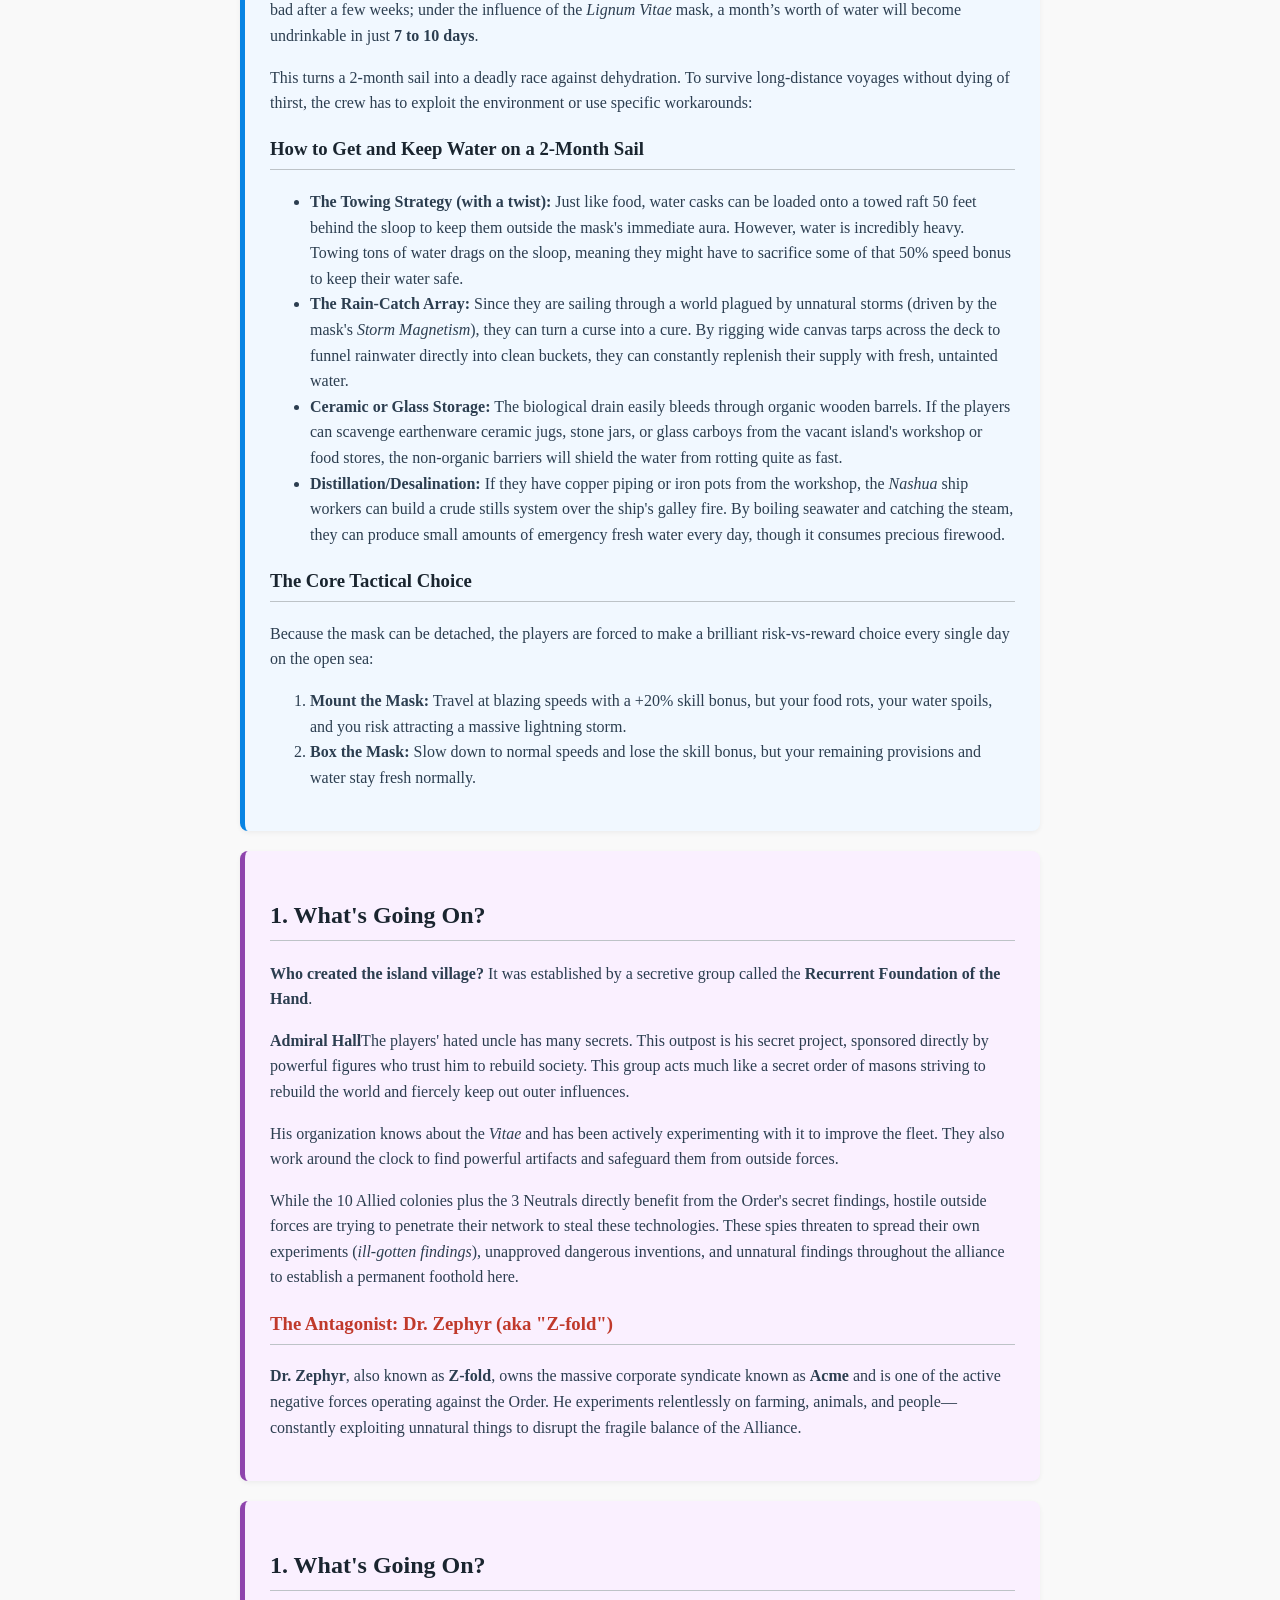
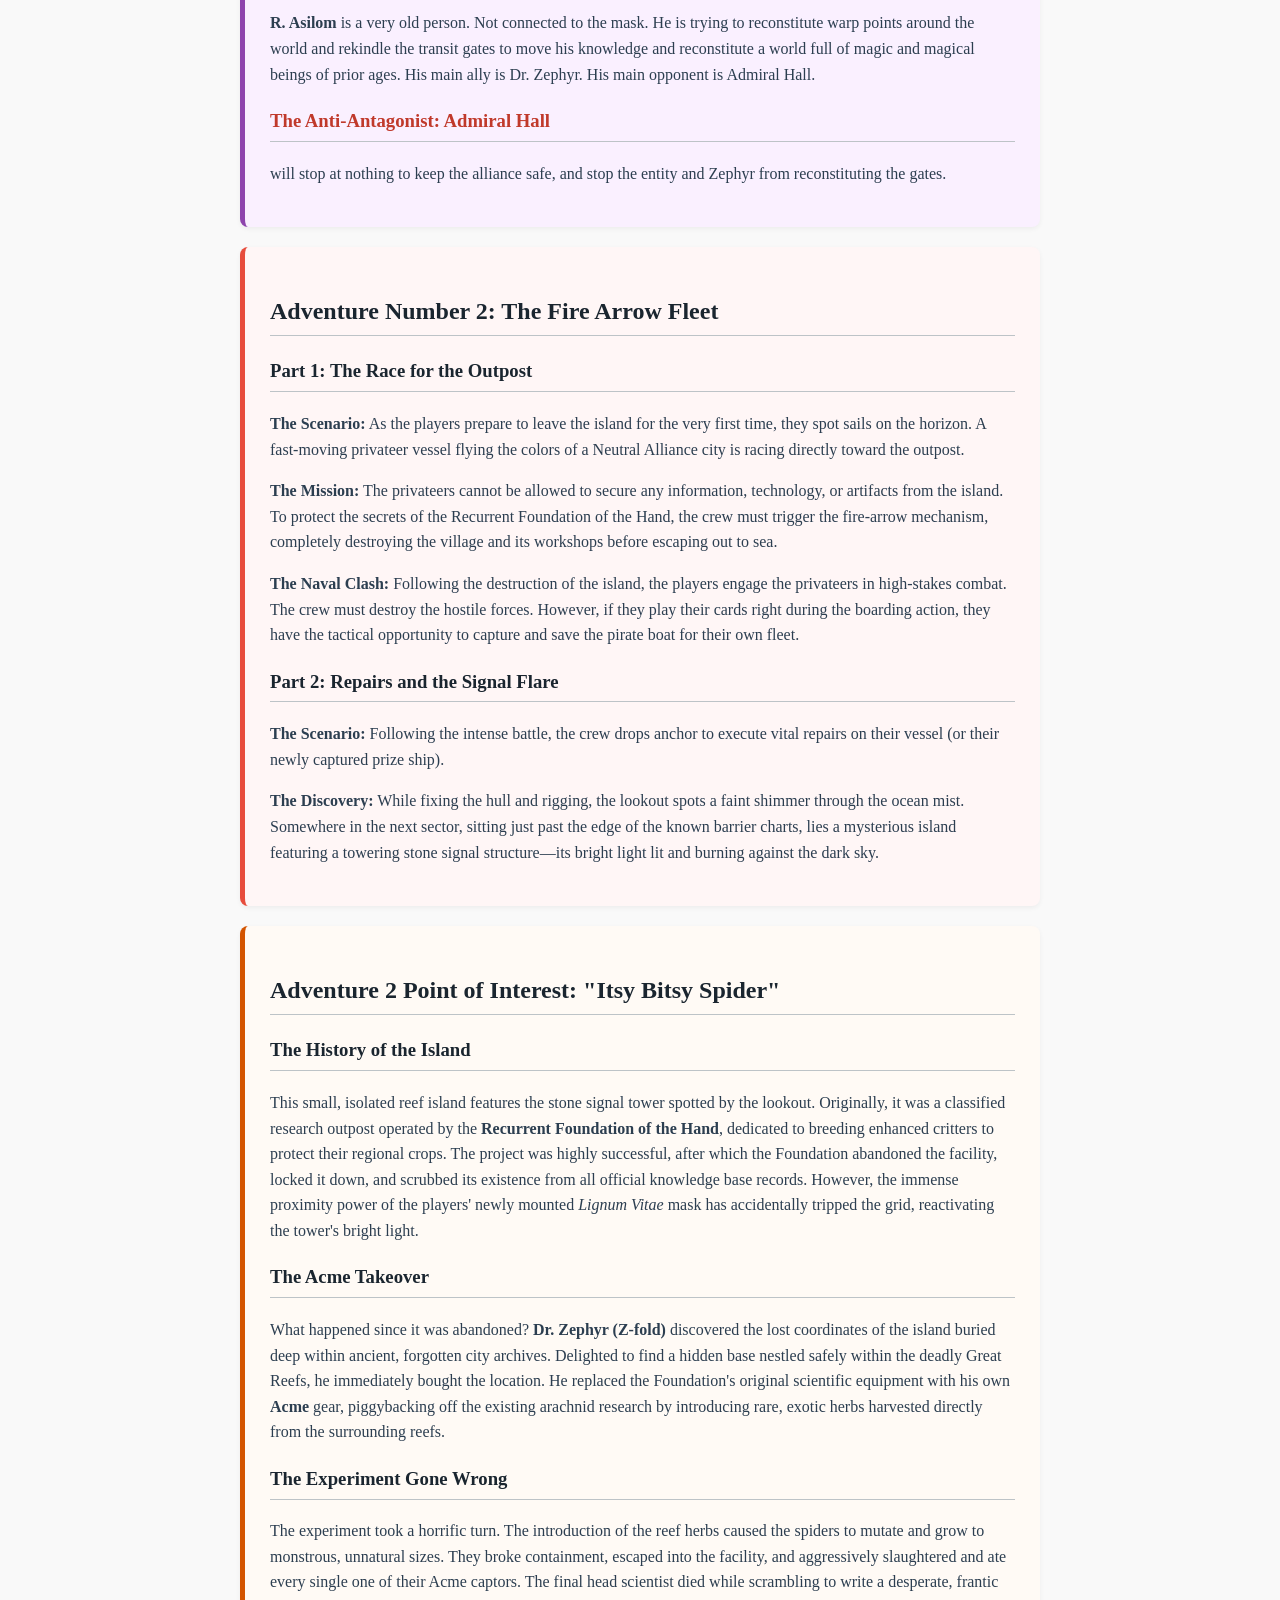
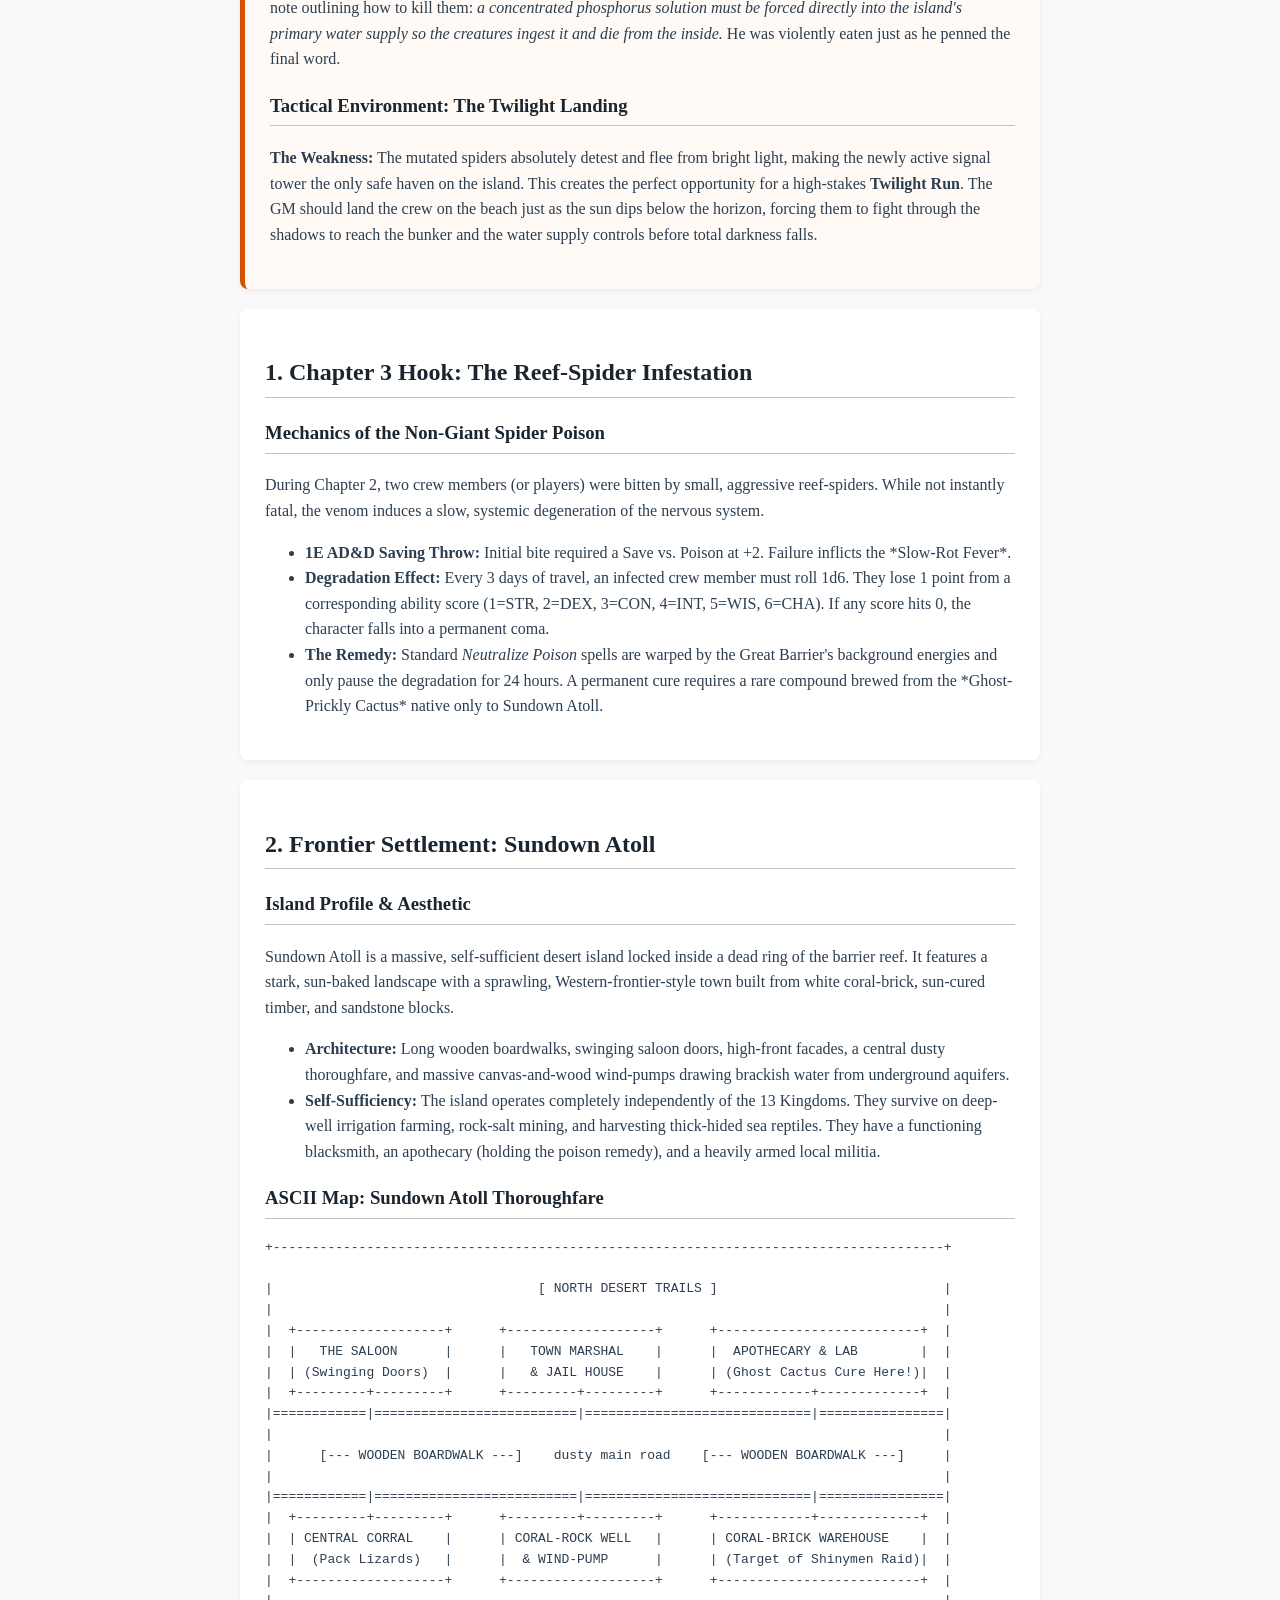
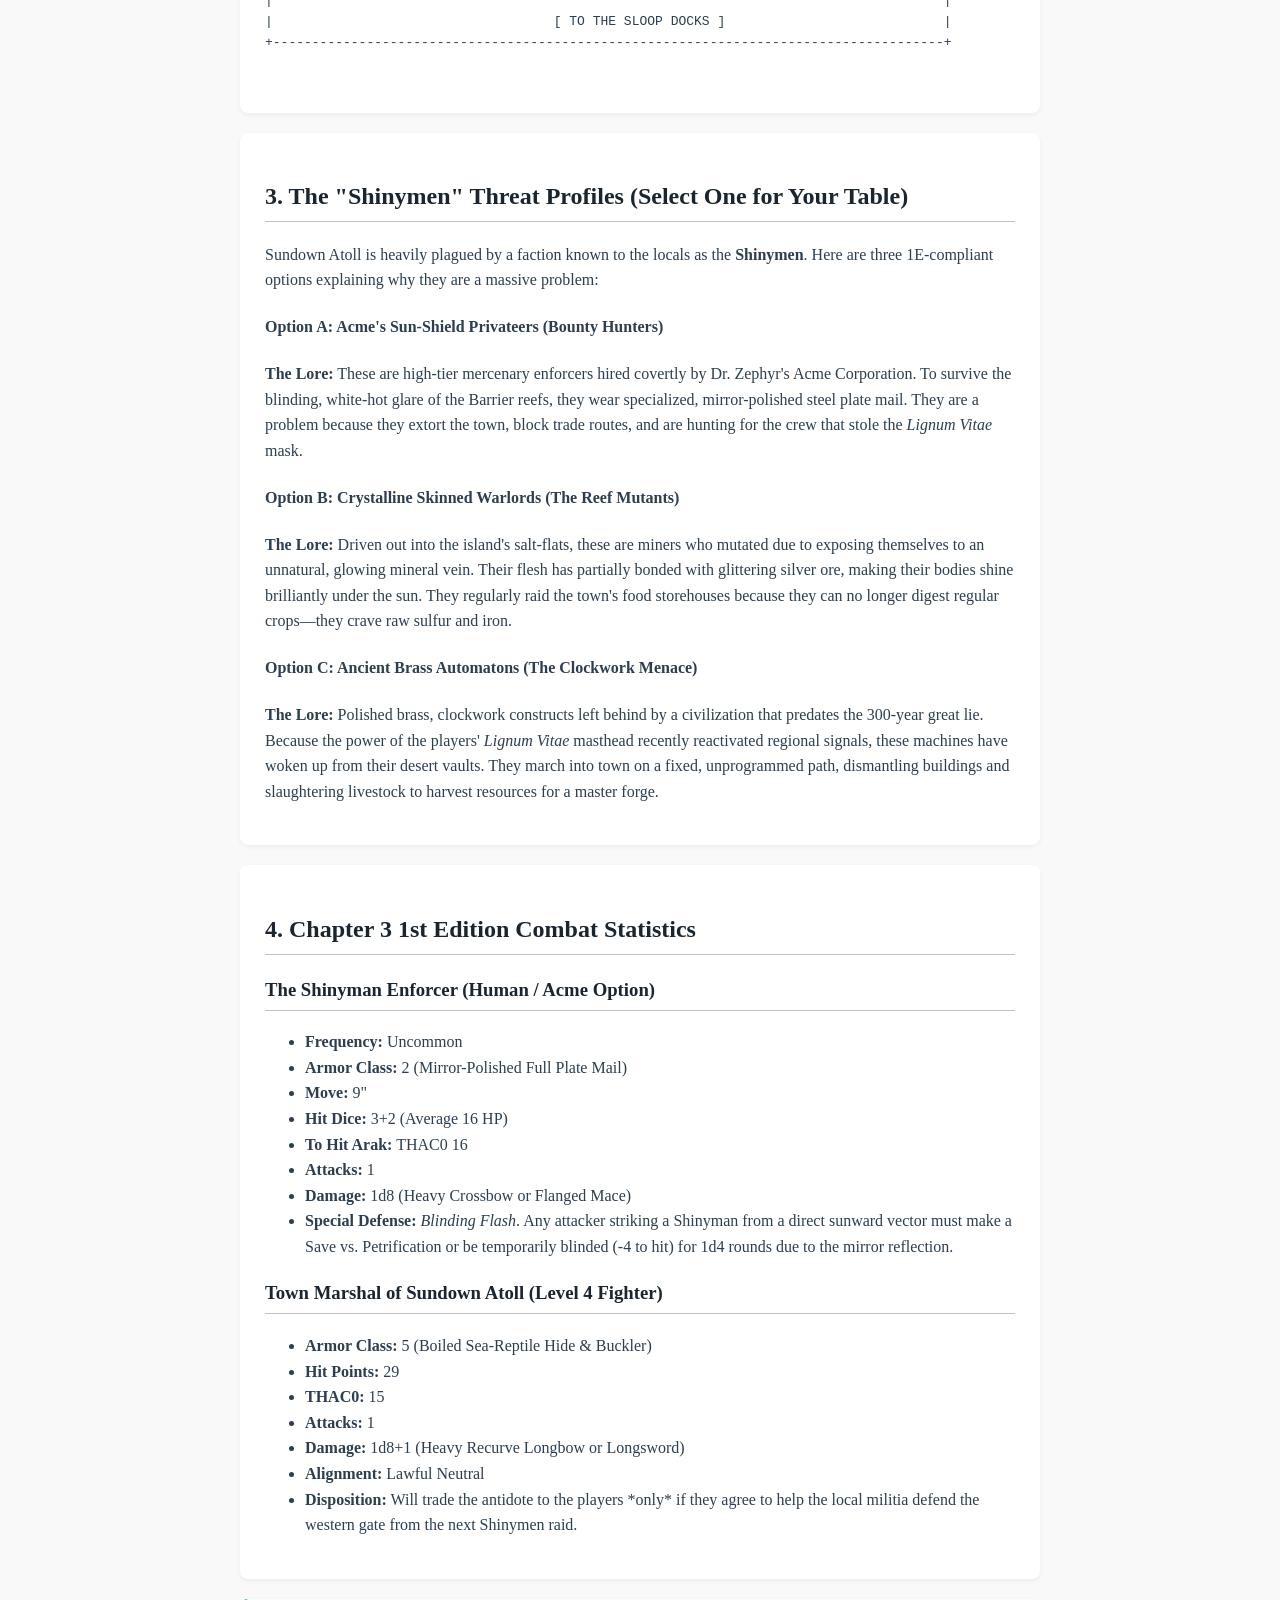
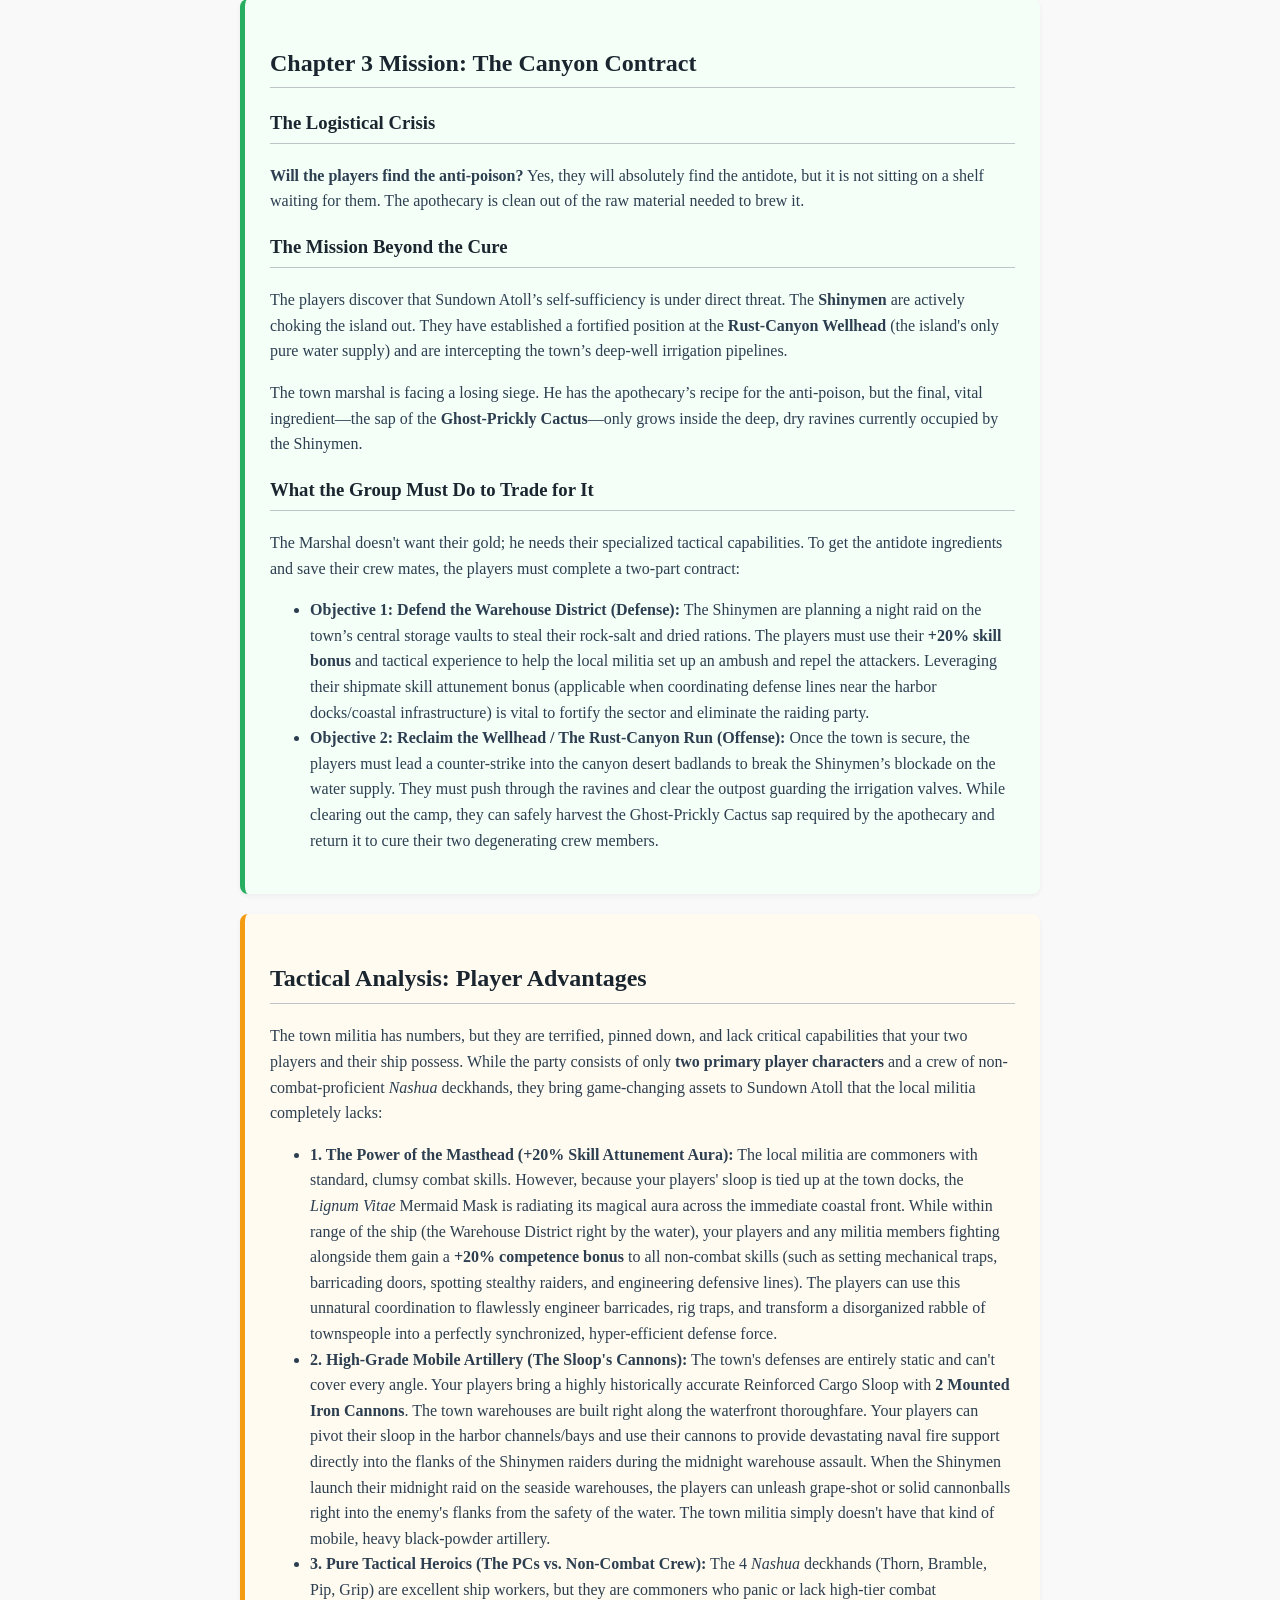
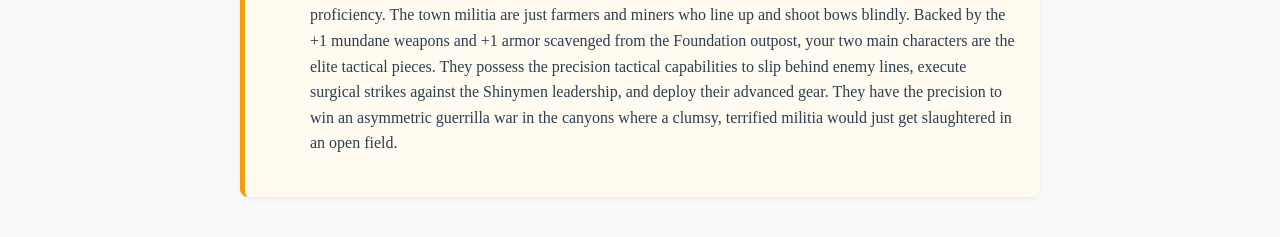
<file: ideas/scifi2Fantcampaign-V2.html>
<!DOCTYPE html>
<html lang="en">
<head>
    <meta charset="UTF-8">
    <meta name="viewport" content="width=device-width, initial-scale=1.0">
    <title>Campaign Chronicle: Beyond the Great Reefs</title>
    <style>
        body { font-family: 'Georgia', serif; line-height: 1.6; color: #2c3e50; max-width: 800px; margin: 0 auto; padding: 20px; background-color: #f9f9f9; }
        h1, h2, h3 { color: #1a252f; border-bottom: 1px solid #bdc3c7; padding-bottom: 5px; }
        h1 { text-align: center; margin-bottom: 30px; }
        .section { background: white; padding: 25px; margin-bottom: 20px; border-radius: 8px; box-shadow: 0 2px 5px rgba(0,0,0,0.05); }
        .highlight { font-weight: bold; color: #2980b9; }
        .artifact-card { border-left: 5px solid #e67e22; background: #fffcf9; padding: 15px; margin: 15px 0; border-radius: 0 8px 8px 0; }
        .vessel-card { border-left: 5px solid #27ae60; background: #f4fff7; padding: 15px; margin: 15px 0; border-radius: 0 8px 8px 0; }
        table { width: 100%; border-collapse: collapse; margin: 15px 0; }
        th, td { border: 1px solid #dcdde1; padding: 10px; text-align: left; }
        th { background-color: #f2f2f2; }
    </style>
</head>
<body>

    <h1>Campaign Master Chronicle<br><small style="font-size: 0.6em; color: #7f8c8d;">From Traveller Core to Grounded High-Fantasy</small></h1>

    <div class="section">
        <h2>The Global Lore: The 300-Year Lie</h2>
        <p>The players originate from an <strong>Alliance of 13 Kingdoms</strong> that collectively govern the largest continental landmass on the globe.</p>
        <ul>
            <li><strong>The Political Landscape:</strong> 10 kingdoms are actively Allied, 3 maintain strict Neutrality.</li>
            <li><strong>The Axis Threat:</strong> There are 3 separate, unhinged Axis Kingdoms on the fringes. They do not take prisoners; they take slaves.</li>
            <li><strong>The Core Conspiracy:</strong> 300 years ago, a world-ending event occurred. History books were aggressively purged of all foreign records. The population was told that they were the absolute sole survivors of the planet, and that the <strong>Great Barriers and Reefs</strong> harbor world-ending terrors capable of destroying anything they touch.</li>
            <li><strong>The Truth:</strong> While the Alliance advanced rapidly into an advanced civilization over the last three centuries, other civilized city-states survived across the globe. Now, world entities are "getting up to speed," activating, and altering the isolated reality of the world of islands.</li>
        </ul>
    </div>

    <div class="section">
        <h2>The Story Beats</h2>
        
        <h3>1. The Hired Trip (A to B)</h3>
        <p><strong>The Setup:</strong> The players are a mercenary crew with a modest vessel (or hired to crew one). They are approached by a wealthy, insufferable noble relative they absolutely despise.</p>
        <p><strong>The Job:</strong> A deceptive "milk run." They are tasked to deliver a sealed leather diplomatic pouch containing what is claimed to be sensitive royal peace treaties, sailing from <strong>Port City A</strong> to <strong>Duchy B</strong>. It pays exceptionally well but appears to be an insultingly simple courier assignment.</p>

        <h3>2. Avoiding Onlookers (The "Jump Point")</h3>
        <p><strong>The Secret Route:</strong> The flight liaison is the Port Master. He gives them a highly specific, restricted set of sailing coordinates. Instead of leaving out of the main harbor where spies can track their trajectory, they are ordered to sneak out at night and sail to a hidden, rocky cove 15 miles down the coast—The "Jump Point." From this specific coordinates, they can catch the edge of the Great Trade Current unseen by local pirates.</p>

        <h3>3. The 100D Boundary & The Lockdown</h3>
        <p><strong>The Boundary:</strong> The "100D line" is the boundary where the coastal waters end and the deep ocean begins.</p>
        <p><strong>The Lockdown:</strong> As they reach the coordinates to catch the current, they see a massive royal blockade. The King has declared a Total Maritime Quarantine over the entire sector to hunt down a massive pirate fleet. No ships are allowed to enter the deep ocean current. All long-range carrier-pigeon networks and coastal signal towers are ordered to go completely dark (Sector Silence) so the pirates can't intercept military intelligence.</p>


        <h3>4. The Carrier Nashua & The Inspection</h3>
        <p><strong>The Carrier:</strong> Waiting at the coordinates is the <em>Nashua</em>, a gargantuan, multi-deck Galleon Warship—a floating military base.</p>
        <p><strong>The Capture:</strong> The <em>Nashua</em> fires warning shots, intercepts the players' smaller vessel, and forces them to tie up alongside it. The players are ordered to board the warship. While the captain grill the players in the officer's quarters, royal guards secretly slip onto the players' ship to search their cargo hold for pirate contraband.</p>


        <h3>5. The Pirate Attack & The "Hull Breach"</h3>
        <p><strong>The Raid:</strong> Suddenly, the pirate fleet launches a massive, coordinated surprise night attack on the <em>Nashua</em>. Swarms of pirate ships surround them. Fires break out everywhere.</p>
        <p><strong>The "Zero-G" Chaos:</strong> A pirate fireship rams the <em>Nashua</em>, causing a massive explosion that tears a gaping hole in the lower decks (the hull breach). The lower decks rapidly flood with rushing seawater and thick, choking smoke.</p>
        <p><strong>The Survival Gear:</strong> Instead of vacc suits, the players must grab heavy leather diving lungs/air bladders or just tie wet cloths over their faces to survive the smoke and toxic fumes as they fight through the tilted, drowning, chaotic corridors of the burning warship to get back to their ship.</p>

        <h3>6. The Mining Drill Escape & The Misjump</h3>
        <p><strong>The Blocked Exit:</strong> They reach their ship, but the <em>Nashua’s</em> collapsing rigging and burning wooden debris have crashed down, trapping their vessel against the warship's hull.</p>
        <p><strong>The "Mining Drill":</strong> The players must use their ship's heavy, iron-tipped boarding ram or axes to aggressively hack, smash, and capstan-drive their way out of the burning debris while under fire from pirate archers.</p>
        <p><strong>The "Misjump":</strong> They successfully break free and flee into the dark storm to escape the pirates. Blindly cutting into the Great Trade Current during a raging tempest without a proper reading, their ship is violently swept away. The current throws them completely off course, damaging their rudder and breaking their mast. A week later, they wash up on a completely uncharted, hostile, forgotten continent—far away from their destination.</p>
</div>

    <div class="section">
        <h2>The Sabotaged Cargo & The Artifact</h2>
        <p>The trunk did not contain treaties. It held a crystalline, gelatinous life form that erupted with violent lightning attacks, fusing itself into the ship's masthead and seizing absolute control of their trajectory for an entire month, throwing them 12 weeks off course far beyond the Great Reefs.</p>

        <div class="artifact-card">
            <h3>Artifact: The Lignum Vitae Mermaid Mask</h3>
            <p>The entity's core has permanently hardened into a dense ironwood mermaid masthead. It can be detached and transferred to other ships.</p>
            <ul>
                <li><strong>The Perceived Bonus:</strong> Grants any ship it is attached to a staggering <strong>50% speed increase</strong> over its class when rowed or sailed. While on board, the crew enjoys an unnatural, hyper-coordinated <strong>+20% competence bonus to all skills</strong>.</li>
                <li><strong>The Curse (Storm Magnetism):</strong> The mask acts as a literal lightning rod. In heavy weather, violent static arcs across the deck, threatening black powder supplies.</li>
                <li><strong>The Curse (Biological Drain):</strong> It aggressively drains surrounding vitality. Organic provisions rot instantly, and fresh water stored in standard wooden casks turns stagnant, slimy, and brackish in just <strong>7 to 10 days</strong>.</li>
                <li><strong>The Tactical Paradox:</strong> To travel safely or preserve food/water normally, the crew must actively relax sails, slow rowing, or completely <strong>detach and box the mask in lead</strong>, sacrificing their blazing speed and skill bonuses.</li>
            </ul>
        </div>
    </div>

    <div class="section">
        <h2>Current Game State: The Vacant Island</h2>
        <p>The players and the surviving <em>Nashua</em> deckhands awaken on the shores of a mysterious, uncharted island. Their current vessel is heavily damaged but entirely salvageable using local materials and leather straps to bind the rudder.</p>

        <div class="vessel-card">
            <h3>The Scavenged Upgrade: Reinforced Cargo Sloop</h3>
            <p>Hidden within a rock-walled boathouse on the island, the players discover a specialized merchant vessel perfectly suited for their journey:</p>
            <table>
                <tr><th>Vessel Class</th><td>Commercial Cargo Sloop (Reinforced Hull)</td></tr>
                <tr><th>Crew Complement</th><td>Minimum: 12 / Maximum: 18 (Perfect for absorbing survivors)</td></tr>
                <tr><th>Armament</th><td>2 Mounted Cannons</td></tr>
                <tr><th>Munitions</th><td>Black powder and shot for 10 firing attempts</td></tr>
            </table>
        </div>

        <h3>The Outpost Secrets</h3>
        <ul>
            <li><strong>The Vacant Settlement:</strong> The island features fully functional homes, a blacksmith/wood workshop, and a food store. It is completely vacant—not abandoned—with fresh food ready to eat but too perishable to pack.</li>
            <li><strong>The Forbidden Crest:</strong> Abandoned uniform garments bear a country symbol entirely unrecognized by any history book in the 13 Kingdoms.</li>
            <li><strong>The Shadow Master:</strong> This island is the native spawning ground of the gelatinous entities. The masters of the island know exactly what they are and keep it completely classified. The players' high-ranking boss orchestrated this trip specifically to send the entity back here.</li>
            <li><strong>The Looming Trap:</strong> The entire outpost is rigged with a fire-arrow oil line system designed to completely self-destruct and erase its existence at a moment's notice.</li>
            <li><strong>The Cache:</strong> The players have uncovered a cache of uncut garnets (150gp), high-quality mundane weapons (+1 to hit), tailored armor (+1 AC), and sturdy traveling boots.</li>
        </ul>
    </div>
	
	
	    <!-- ========================================== -->
    <!-- MASTER BACKGROUND INFO & UNTOLD SECRETS     -->
    <!-- ========================================== -->
    <div class="section" style="border-top: 4px solid #9b59b6; background-color: #fbf8ff;">
        <h2>Master Background Info & Campaign Secrets</h2>
        
        <h3>The Lignum Vitae Masthead Mechanics</h3>
        <p>There is a piece of core of the creature which is the form of a mermaid mask on the masthead of the ship. Lignum Vitae. This masthead can be moved to another ship and its abilities can be transferred. It gives any ship 50% more speed than its class when rowed or sailed. Users have to relax the sails or row, to keep it at normal speeds. All normal skills are at a +20% bonus while on the ship.</p>
        
        <h3>The Secret of the Island</h3>
        <p>The secret of the island is this is where the entity is from, and it must return here now and then. The other occupants don't know anything about the entity, but the masters/owners of the island know about it. They won't say anything. Only a few people from their government know about this place. Their boss knows. That's why he sent them on the trip.</p>
        
        <h3>The Geopolitical Secrets of the Empire</h3>
        <p>The kingdom that the players are from is one of 13 kingdoms that run this empire. It's a collectively run nation. There are 10 allied, 3 neutrals. There are another 3 kingdoms but they are axis, crazy, and vicious. They don't take prisoners, they take slaves.</p>
        
        <h3>The 300-Year Great Lie</h3>
        <p>It was established over 300 years ago that this was the only group of kingdoms that survived a world ending event. All records were removed from all books about other places. It was told that there are terrible things in the great barriers and beyond. Things that could destroy everything they touched. All the rest of the kingdoms were on the other side of the planet and subsequently destroyed.</p>
        
        <h3>The True Global Reality</h3>
        <p>It turns out now that there are other places. Civilization increased rapidly during the last 300 years. The Alliance is far advanced over the rest of the planet, but there are other city states. Now the entities around the rest of the world are starting to get up to speed. It's a world of islands. The Alliance states have the biggest piece of land.</p>
    </div>
	
	    <!-- ========================================== -->
    <!-- LOGISTICAL CHALLENGE: MARITIME SURVIVAL    -->
    <!-- ========================================== -->
    <div class="section" style="border-left: 5px solid #d63031; background-color: #fff5f5;">
        <h2>The Logistical Challenge: Long-Term Voyage Survival</h2>
        <p>This is a massive tactical problem for the players to solve. If the <em>Lignum Vitae</em> mask aggressively accelerates decay, it fundamentally alters how they have to plan long-term maritime travel. They aren't locked out of 2-month voyages, but they can no longer rely on standard medieval provisions like salt pork and hardtack.</p>
        <p>To survive a 2-month sail with the artifact on board, the crew will have to adopt new, highly active survival strategies:</p>
        
        <h3>1. Active Foraging and "Island Hopping"</h3>
        <p>Instead of sailing in a straight line across open ocean, a 2-month voyage becomes a series of tactical pitstops.</p>
        <ul>
            <li>They must chart courses that hug coastlines, barrier reefs, or archipelagos.</li>
            <li>Every 5 to 7 days, they must drop anchor at an uncharted island, send out hunting parties, gather fresh fruit, and replenish their water casks before the artifact can rot them.</li>
        </ul>

        <h3>2. Radical Food & Water Storage Solutions</h3>
        <p>Standard barrels won't cut it. The players and their <em>Nashua</em> ship workers will need to get creative:</p>
        <ul>
            <li><strong>The Towing Method:</strong> They can't keep livestock or large food crates on deck. They might have to construct a small, streamlined cargo raft to tow 50 feet behind the sloop. Keeping the bulk of their food and water out of the artifact's immediate "aura" preserves it normally, though it risks being lost in a heavy storm.</li>
            <li><strong>Lead/Iron Lining:</strong> If they can salvage enough lead sheeting or iron plates from the island's workshops, they can build a heavily insulated, air-tight "cold box" in the hold to shield the provisions from the mask's biological drain. Earthenware ceramic jugs or glass carboys from the outpost can similarly block the drain on fresh water.</li>
            <li><strong>Magical Preservation:</strong> If the party has a spellcaster, low-level spells like <em>Purify Food and Drink</em> or <em>Gentle Repose</em> suddenly become the most critical utility spells in the game, forcing them to burn spell slots every single day just to keep the crew fed.</li>
        </ul>

        <h3>3. Living Off the Sea</h3>
        <p>The crew will have to pivot completely to a real-time seafood diet and dynamic water collection.</p>
        <ul>
            <li>They must constantly run fishing lines off the back of the sloop and harvest rain-catch water using canvas deck arrays.</li>
            <li><strong>The Twist:</strong> Because the ship moves at an unnatural 50% extra speed, standard fishing is much harder—the lines will snap or drag too fast. They will need to use their <strong>+20% skill bonus</strong> to engineer heavy-duty trolling lines or use harpoons to catch giant reef fish and sea turtles while moving at high speeds.</li>
        </ul>

        <h3>4. The Nuclear Option: Detaching the Mask</h3>
        <p>Because the mask can be moved, the players have the ultimate tactical choice. They can detach the mask and store it in a lead box during the long, boring stretches of the journey to preserve their food and water normally, and only mount it to the masthead when they need to outrun a pirate fleet, dodge a storm, or make a high-speed tactical sprint.</p>
    </div>
	
	    <!-- ========================================== -->
    <!-- HAZARD DETAILS: FRESH WATER DEPRIVATION   -->
    <!-- ========================================== -->
    <div class="section" style="border-left: 5px solid #0984e3; background-color: #f1f8ff;">
        <h2>Water Hazard: The Race Against Dehydration</h2>
        <p><strong>Yes, the masthead absolutely affects fresh water.</strong></p>
        <p>Just as it withers organic food, its biological drain causes fresh water stored in standard wooden casks to turn stagnant, slimy, or brackish twice as fast. In a standard fantasy setting, water sitting in a barrel already starts going bad after a few weeks; under the influence of the <em>Lignum Vitae</em> mask, a month’s worth of water will become undrinkable in just <strong>7 to 10 days</strong>.</p>
        <p>This turns a 2-month sail into a deadly race against dehydration. To survive long-distance voyages without dying of thirst, the crew has to exploit the environment or use specific workarounds:</p>
        
        <h3>How to Get and Keep Water on a 2-Month Sail</h3>
        <ul>
            <li><strong>The Towing Strategy (with a twist):</strong> Just like food, water casks can be loaded onto a towed raft 50 feet behind the sloop to keep them outside the mask's immediate aura. However, water is incredibly heavy. Towing tons of water drags on the sloop, meaning they might have to sacrifice some of that 50% speed bonus to keep their water safe.</li>
            <li><strong>The Rain-Catch Array:</strong> Since they are sailing through a world plagued by unnatural storms (driven by the mask's <em>Storm Magnetism</em>), they can turn a curse into a cure. By rigging wide canvas tarps across the deck to funnel rainwater directly into clean buckets, they can constantly replenish their supply with fresh, untainted water.</li>
            <li><strong>Ceramic or Glass Storage:</strong> The biological drain easily bleeds through organic wooden barrels. If the players can scavenge earthenware ceramic jugs, stone jars, or glass carboys from the vacant island's workshop or food stores, the non-organic barriers will shield the water from rotting quite as fast.</li>
            <li><strong>Distillation/Desalination:</strong> If they have copper piping or iron pots from the workshop, the <em>Nashua</em> ship workers can build a crude stills system over the ship's galley fire. By boiling seawater and catching the steam, they can produce small amounts of emergency fresh water every day, though it consumes precious firewood.</li>
        </ul>

        <h3>The Core Tactical Choice</h3>
        <p>Because the mask can be detached, the players are forced to make a brilliant risk-vs-reward choice every single day on the open sea:</p>
        <ol>
            <li><strong>Mount the Mask:</strong> Travel at blazing speeds with a +20% skill bonus, but your food rots, your water spoils, and you risk attracting a massive lightning storm.</li>
            <li><strong>Box the Mask:</strong> Slow down to normal speeds and lose the skill bonus, but your remaining provisions and water stay fresh normally.</li>
        </ol>
    </div>

    <!-- ========================================== -->
    <!-- MASTER LORE: THE ORDER & DR. ZEPHYR        -->
    <!-- ========================================== -->
    <div class="section" style="border-left: 5px solid #8e44ad; background-color: #faf0ff;">
        <h2>1. What's Going On?</h2>
        <p><strong>Who created the island village?</strong> It was established by a secretive group called the <strong>Recurrent Foundation of the Hand</strong>.</p>
        <p><strong>Admiral Hall</strong>The players' hated uncle has many secrets. This outpost is his secret project, sponsored directly by powerful figures who trust him to rebuild society. This group acts much like a secret order of masons striving to rebuild the world and fiercely keep out outer influences.</p>
        <p>His organization knows about the <em>Vitae</em> and has been actively experimenting with it to improve the fleet. They also work around the clock to find powerful artifacts and safeguard them from outside forces.</p>
        <p>While the 10 Allied colonies plus the 3 Neutrals directly benefit from the Order's secret findings, 
		hostile outside forces are trying to penetrate their network to steal these technologies. 
		These spies threaten to spread their own experiments (<em>ill-gotten findings</em>), 
		unapproved dangerous inventions, and unnatural findings throughout the
		alliance to establish a permanent foothold here.</p>
        
        <h3 style="color: #c0392b;">The Antagonist: Dr. Zephyr (aka "Z-fold")</h3>
        <p><strong>Dr. Zephyr</strong>, also known as <strong>Z-fold</strong>, owns the massive corporate syndicate known as <strong>Acme</strong> and is one of the active negative forces operating against the Order. He experiments relentlessly on farming, animals, and people—constantly exploiting unnatural things to disrupt the fragile balance of the Alliance.</p>
    </div>

    <!-- ========================================== -->
    <!-- The entity       -->
    <!-- ========================================== -->
    <div class="section" style="border-left: 5px solid #8e44ad; background-color: #faf0ff;">
        <h2>1. What's Going On?</h2>
        <p><strong>R. Asilom</strong> is a very old person. Not connected to the mask.
		He is trying to reconstitute warp points around the world and rekindle the transit gates to move his knowledge and
		reconstitute a world full of magic and magical beings of prior ages.
		His main ally is Dr. Zephyr. His main opponent is Admiral Hall.</p>
		
     
        <h3 style="color: #c0392b;">The Anti-Antagonist: Admiral Hall</h3>
        <p> will stop at nothing to keep the alliance safe, and stop the entity and Zephyr from reconstituting the gates. </p> 
		
    </div>
	
	    <!-- ========================================== -->
    <!-- ADVENTURE 2: THE LAUNCH & THE LIGHT TOWER  -->
    <!-- ========================================== -->
    <div class="section" style="border-left: 5px solid #e74c3c; background-color: #fff6f6;">
        <h2>Adventure Number 2: The Fire Arrow Fleet</h2>
        
        <h3>Part 1: The Race for the Outpost</h3>
        <p><strong>The Scenario:</strong> As the players prepare to leave the island for the very first time, they spot sails on the horizon. A fast-moving privateer vessel flying the colors of a Neutral Alliance city is racing directly toward the outpost.</p>
        <p><strong>The Mission:</strong> The privateers cannot be allowed to secure any information, technology, or artifacts from the island. To protect the secrets of the Recurrent Foundation of the Hand, the crew must trigger the fire-arrow mechanism, completely destroying the village and its workshops before escaping out to sea.</p>
        <p><strong>The Naval Clash:</strong> Following the destruction of the island, the players engage the privateers in high-stakes combat. The crew must destroy the hostile forces. However, if they play their cards right during the boarding action, they have the tactical opportunity to capture and save the pirate boat for their own fleet.</p>

        <h3>Part 2: Repairs and the Signal Flare</h3>
        <p><strong>The Scenario:</strong> Following the intense battle, the crew drops anchor to execute vital repairs on their vessel (or their newly captured prize ship).</p>
        <p><strong>The Discovery:</strong> While fixing the hull and rigging, 
		the lookout spots a faint shimmer through the ocean mist. 
		Somewhere in the next sector, sitting just past the edge of the known barrier charts, 
		lies a mysterious island featuring a towering stone signal structure—its bright light lit and 
		burning against the dark sky.</p>
    </div>

	    <!-- ========================================== -->
    <!-- ADVENTURE 2 EXTRA: ITSY BITSY SPIDER      -->
    <!-- ========================================== -->
    <div class="section" style="border-left: 5px solid #d35400; background-color: #fffaf5;">
        <h2>Adventure 2 Point of Interest: "Itsy Bitsy Spider"</h2>
        
        <h3>The History of the Island</h3>
        <p>This small, isolated reef island features the stone signal tower spotted by the lookout. Originally, it was a classified research outpost operated by the <strong>Recurrent Foundation of the Hand</strong>, dedicated to breeding enhanced critters to protect their regional crops. The project was highly successful, after which the Foundation abandoned the facility, locked it down, and scrubbed its existence from all official knowledge base records. However, the immense proximity power of the players' newly mounted <em>Lignum Vitae</em> mask has accidentally tripped the grid, reactivating the tower's bright light.</p>
        
        <h3>The Acme Takeover</h3>
        <p>What happened since it was abandoned? <strong>Dr. Zephyr (Z-fold)</strong> discovered the lost coordinates of the island buried deep within ancient, forgotten city archives. Delighted to find a hidden base nestled safely within the deadly Great Reefs, he immediately bought the location. He replaced the Foundation's original scientific equipment with his own <strong>Acme</strong> gear, piggybacking off the existing arachnid research by introducing rare, exotic herbs harvested directly from the surrounding reefs.</p>
        
        <h3>The Experiment Gone Wrong</h3>
        <p>The experiment took a horrific turn. The introduction of the reef herbs caused the spiders to mutate and grow to monstrous, unnatural sizes. They broke containment, escaped into the facility, and aggressively slaughtered and ate every single one of their Acme captors. The final head scientist died while scrambling to write a desperate, frantic note outlining how to kill them: <em>a concentrated phosphorus solution must be forced directly into the island's primary water supply so the creatures ingest it and die from the inside.</em> He was violently eaten just as he penned the final word.</p>
        
        <h3>Tactical Environment: The Twilight Landing</h3>
        <p><strong>The Weakness:</strong> The mutated spiders absolutely detest and flee from bright light, making the newly active signal tower the only safe haven on the island. This creates the perfect opportunity for a high-stakes <strong>Twilight Run</strong>. The GM should land the crew on the beach just as the sun dips below the horizon, forcing them to fight through the shadows to reach the bunker and the water supply controls before total darkness falls.</p>
    </div>


    <!-- POISON MECHANICS -->
    <div class="section">
        <h2>1. Chapter 3 Hook: The Reef-Spider Infestation</h2>
        <div class="poison-box">
            <h3>Mechanics of the Non-Giant Spider Poison</h3>
            <p>During Chapter 2, two crew members (or players) were bitten by small, aggressive reef-spiders. While not instantly fatal, the venom induces a slow, systemic degeneration of the nervous system.</p>
            <ul>
                <li><strong>1E AD&D Saving Throw:</strong> Initial bite required a Save vs. Poison at +2. Failure inflicts the *Slow-Rot Fever*.</li>
                <li><strong>Degradation Effect:</strong> Every 3 days of travel, an infected crew member must roll 1d6. They lose 1 point from a corresponding ability score (1=STR, 2=DEX, 3=CON, 4=INT, 5=WIS, 6=CHA). If any score hits 0, the character falls into a permanent coma.</li>
                <li><strong>The Remedy:</strong> Standard <em>Neutralize Poison</em> spells are warped by the Great Barrier's background energies and only pause the degradation for 24 hours. A permanent cure requires a rare compound brewed from the *Ghost-Prickly Cactus* native only to Sundown Atoll.</li>
            </ul>
        </div>
    </div>

    <!-- SETTLEMENT ENVIRONMENT -->
    <div class="section">
        <h2>2. Frontier Settlement: Sundown Atoll</h2>
        <div class="western-box">
            <h3>Island Profile & Aesthetic</h3>
            <p>Sundown Atoll is a massive, self-sufficient desert island locked inside a dead ring of the barrier reef. It features a stark, sun-baked landscape with a sprawling, Western-frontier-style town built from white coral-brick, sun-cured timber, and sandstone blocks.</p>
            <ul>
                <li><strong>Architecture:</strong> Long wooden boardwalks, swinging saloon doors, high-front facades, a central dusty thoroughfare, and massive canvas-and-wood wind-pumps drawing brackish water from underground aquifers.</li>
                <li><strong>Self-Sufficiency:</strong> The island operates completely independently of the 13 Kingdoms. They survive on deep-well irrigation farming, rock-salt mining, and harvesting thick-hided sea reptiles. They have a functioning blacksmith, an apothecary (holding the poison remedy), and a heavily armed local militia.</li>
            </ul>
        </div>
        
        <h3>ASCII Map: Sundown Atoll Thoroughfare</h3>
        <pre>
+--------------------------------------------------------------------------------------+

|                                  [ NORTH DESERT TRAILS ]                             |
|                                                                                      |
|  +-------------------+      +-------------------+      +--------------------------+  |
|  |   THE SALOON      |      |   TOWN MARSHAL    |      |  APOTHECARY & LAB        |  |
|  | (Swinging Doors)  |      |   & JAIL HOUSE    |      | (Ghost Cactus Cure Here!)|  |
|  +---------+---------+      +---------+---------+      +------------+-------------+  |
|============|==========================|=============================|================|
|                                                                                      |
|      [--- WOODEN BOARDWALK ---]    dusty main road    [--- WOODEN BOARDWALK ---]     |
|                                                                                      |
|============|==========================|=============================|================|
|  +---------+---------+      +---------+---------+      +------------+-------------+  |
|  | CENTRAL CORRAL    |      | CORAL-ROCK WELL   |      | CORAL-BRICK WAREHOUSE    |  |
|  |  (Pack Lizards)   |      |  & WIND-PUMP      |      | (Target of Shinymen Raid)|  |
|  +-------------------+      +-------------------+      +--------------------------+  |
|                                                                                      |
|                                    [ TO THE SLOOP DOCKS ]                            |
+--------------------------------------------------------------------------------------+
        </pre>
    </div>

    <!-- THE SHINNYMEN PROBLEM -->
    <div class="section">
        <h2>3. The "Shinymen" Threat Profiles (Select One for Your Table)</h2>
        <div class="shinymen-box">
            <p>Sundown Atoll is heavily plagued by a faction known to the locals as the <strong>Shinymen</strong>. Here are three 1E-compliant options explaining why they are a massive problem:</p>
            
            <h4>Option A: Acme's Sun-Shield Privateers (Bounty Hunters)</h4>
            <p><strong>The Lore:</strong> These are high-tier mercenary enforcers hired covertly by Dr. Zephyr's Acme Corporation. To survive the blinding, white-hot glare of the Barrier reefs, they wear specialized, mirror-polished steel plate mail. They are a problem because they extort the town, block trade routes, and are hunting for the crew that stole the <em>Lignum Vitae</em> mask.</p>
            
            <h4>Option B: Crystalline Skinned Warlords (The Reef Mutants)</h4>
            <p><strong>The Lore:</strong> Driven out into the island's salt-flats, these are miners who mutated due to exposing themselves to an unnatural, glowing mineral vein. Their flesh has partially bonded with glittering silver ore, making their bodies shine brilliantly under the sun. They regularly raid the town's food storehouses because they can no longer digest regular crops—they crave raw sulfur and iron.</p>

            <h4>Option C: Ancient Brass Automatons (The Clockwork Menace)</h4>
            <p><strong>The Lore:</strong> Polished brass, clockwork constructs left behind by a civilization that predates the 300-year great lie. Because the power of the players' <em>Lignum Vitae</em> masthead recently reactivated regional signals, these machines have woken up from their desert vaults. They march into town on a fixed, unprogrammed path, dismantling buildings and slaughtering livestock to harvest resources for a master forge.</p>
        </div>
    </div>

    <!-- 1ST EDITION AD&D STAT BLOCKS -->
    <div class="section">
        <h2>4. Chapter 3 1st Edition Combat Statistics</h2>
        
        <div class="stat-block">
            <h3>The Shinyman Enforcer (Human / Acme Option)</h3>
            <ul>
                <li><strong>Frequency:</strong> Uncommon</li>
                <li><strong>Armor Class:</strong> 2 (Mirror-Polished Full Plate Mail)</li>
                <li><strong>Move:</strong> 9"</li>
                <li><strong>Hit Dice:</strong> 3+2 (Average 16 HP)</li>
                <li><strong>To Hit Arak:</strong> THAC0 16</li>
                <li><strong>Attacks:</strong> 1</li>
                <li><strong>Damage:</strong> 1d8 (Heavy Crossbow or Flanged Mace)</li>
                <li><strong>Special Defense:</strong> <em>Blinding Flash</em>. Any attacker striking a Shinyman from a direct sunward vector must make a Save vs. Petrification or be temporarily blinded (-4 to hit) for 1d4 rounds due to the mirror reflection.</li>
            </ul>
        </div>

<div class="stat-block">
            <h3>Town Marshal of Sundown Atoll (Level 4 Fighter)</h3>
            <ul>
                <li><strong>Armor Class:</strong> 5 (Boiled Sea-Reptile Hide & Buckler)</li>
                <li><strong>Hit Points:</strong> 29</li>
                <li><strong>THAC0:</strong> 15</li>
                <li><strong>Attacks:</strong> 1</li>
                <li><strong>Damage:</strong> 1d8+1 (Heavy Recurve Longbow or Longsword)</li>
                <li><strong>Alignment:</strong> Lawful Neutral</li>
                <li><strong>Disposition:</strong> Will trade the antidote to the players *only* if they agree to help the local militia defend the western gate from the next Shinymen raid.</li>
            </ul>
        </div>

</div>

    <!-- ========================================== -->
    <!-- CHAPTER 3 MISSION OBJECTIVES & TRADING TERMS-->
    <!-- ========================================== -->
    <div class="section" style="border-left: 5px solid #27ae60; background-color: #f4fff7;">
        <h2>Chapter 3 Mission: The Canyon Contract</h2>
        
        <h3>The Logistical Crisis</h3>
        <p><strong>Will the players find the anti-poison?</strong> Yes, they will absolutely find the antidote, but it is not sitting on a shelf waiting for them. The apothecary is clean out of the raw material needed to brew it.</p>

        <h3>The Mission Beyond the Cure</h3>
        <p>The players discover that Sundown Atoll’s self-sufficiency is under direct threat. The <strong>Shinymen</strong> are actively choking the island out. They have established a fortified position at the <strong>Rust-Canyon Wellhead</strong> (the island's only pure water supply) and are intercepting the town’s deep-well irrigation pipelines.</p>
        <p>The town marshal is facing a losing siege. He has the apothecary’s recipe for the anti-poison, but the final, vital ingredient—the sap of the <strong>Ghost-Prickly Cactus</strong>—only grows inside the deep, dry ravines currently occupied by the Shinymen.</p>
        
        <h3>What the Group Must Do to Trade for It</h3>
        <p>The Marshal doesn't want their gold; he needs their specialized tactical capabilities. To get the antidote ingredients and save their crew mates, the players must complete a two-part contract:</p>
        
        <ul>
            <li><strong>Objective 1: Defend the Warehouse District (Defense):</strong> The Shinymen are planning a night raid on the town’s central storage vaults to steal their rock-salt and dried rations. The players must use their <strong>+20% skill bonus</strong> and tactical experience to help the local militia set up an ambush and repel the attackers. Leveraging their shipmate skill attunement bonus (applicable when coordinating defense lines near the harbor docks/coastal infrastructure) is vital to fortify the sector and eliminate the raiding party.</li>
            <li><strong>Objective 2: Reclaim the Wellhead / The Rust-Canyon Run (Offense):</strong> Once the town is secure, the players must lead a counter-strike into the canyon desert badlands to break the Shinymen’s blockade on the water supply. They must push through the ravines and clear the outpost guarding the irrigation valves. While clearing out the camp, they can safely harvest the Ghost-Prickly Cactus sap required by the apothecary and return it to cure their two degenerating crew members.</li>
        </ul>
    </div>
    <!-- ========================================== -->
    <!-- PLAYER ASSETS VS TOWN DEFICIENCIES         -->
    <!-- ========================================== -->
    <div class="section" style="border-left: 5px solid #f39c12; background-color: #fffbf0;">
        <h2>Tactical Analysis: Player Advantages</h2>
        <p>The town militia has numbers, but they are terrified, pinned down, and lack critical capabilities that your two players and their ship possess. While the party consists of only <strong>two primary player characters</strong> and a crew of non-combat-proficient <em>Nashua</em> deckhands, they bring game-changing assets to Sundown Atoll that the local militia completely lacks:</p>
        
        <ul>
            <li>
                <strong>1. The Power of the Masthead (+20% Skill Attunement Aura):</strong> 
                The local militia are commoners with standard, clumsy combat skills. However, because your players' sloop is tied up at the town docks, the <em>Lignum Vitae</em> Mermaid Mask is radiating its magical aura across the immediate coastal front. While within range of the ship (the Warehouse District right by the water), your players and any militia members fighting alongside them gain a <strong>+20% competence bonus</strong> to all non-combat skills (such as setting mechanical traps, barricading doors, spotting stealthy raiders, and engineering defensive lines). The players can use this unnatural coordination to flawlessly engineer barricades, rig traps, and transform a disorganized rabble of townspeople into a perfectly synchronized, hyper-efficient defense force.
            </li>
            <li>
                <strong>2. High-Grade Mobile Artillery (The Sloop's Cannons):</strong> 
                The town's defenses are entirely static and can't cover every angle. Your players bring a highly historically accurate Reinforced Cargo Sloop with <strong>2 Mounted Iron Cannons</strong>. The town warehouses are built right along the waterfront thoroughfare. Your players can pivot their sloop in the harbor channels/bays and use their cannons to provide devastating naval fire support directly into the flanks of the Shinymen raiders during the midnight warehouse assault. When the Shinymen launch their midnight raid on the seaside warehouses, the players can unleash grape-shot or solid cannonballs right into the enemy's flanks from the safety of the water. The town militia simply doesn't have that kind of mobile, heavy black-powder artillery.
            </li>
            <li>
                <strong>3. Pure Tactical Heroics (The PCs vs. Non-Combat Crew):</strong> 
                The 4 <em>Nashua</em> deckhands (Thorn, Bramble, Pip, Grip) are excellent ship workers, but they are commoners who panic or lack high-tier combat proficiency. The town militia are just farmers and miners who line up and shoot bows blindly. Backed by the +1 mundane weapons and +1 armor scavenged from the Foundation outpost, your two main characters are the elite tactical pieces. They possess the precision tactical capabilities to slip behind enemy lines, execute surgical strikes against the Shinymen leadership, and deploy their advanced gear. They have the precision to win an asymmetric guerrilla war in the canyons where a clumsy, terrified militia would just get slaughtered in an open field.
            </li>
        </ul>
    </div>



</body>
</html>
</file>
<file: static/css/map.css>
*{box-sizing:border-box;margin:0;padding:0}
body{background:#1a1610;color:#d4c9a8;font-family:Georgia,serif;display:flex;flex-direction:column;align-items:center;padding:24px}
h1{font-size:1.3rem;letter-spacing:.15em;text-transform:uppercase;color:#a89060;margin-bottom:6px}
.sub{font-size:.78rem;color:#6e6450;letter-spacing:.1em;margin-bottom:24px}
#mc{position:relative;width:900px;max-width:100%}
svg{width:100%;height:auto;display:block}

/* location hit areas */
.loc-hit{cursor:pointer;fill:transparent;stroke:none}

/* building fills */
.bld-govt{fill:#2a2318;stroke:#7a6030;stroke-width:1.5}
.bld-tavern{fill:#221a10;stroke:#8a5020;stroke-width:1.5}
.bld-commerce{fill:#1e1e14;stroke:#606830;stroke-width:1.5}
.bld-market{fill:#181c10;stroke:#506828;stroke-width:1.2;stroke-dasharray:4 2}
.bld-vendor{fill:#1a1a10;stroke:#607028;stroke-width:1.2}
.bld-arch{fill:#2a2010;stroke:#c09040;stroke-width:2}
.bld-pier{fill:#141c20;stroke:#305868;stroke-width:1.5}
.bld-pier-old{fill:#101418;stroke:#204858;stroke-width:1.5}
.bld-vessel{fill:#0e1418;stroke:#204060;stroke-width:1.5}
.bld-gate{fill:#100c18;stroke:#6030a0;stroke-width:1.5;stroke-dasharray:3 2}
.dock-road{fill:#161a1c}

/* svg text */
.lbl{font-family:Georgia,serif;font-size:9px;fill:#a08858;text-anchor:middle;pointer-events:none;letter-spacing:.05em}
.lbl-sm{font-size:7.5px;fill:#706040}
.lbl-side{font-size:7px;fill:#405060;text-anchor:middle;pointer-events:none;font-style:italic}
.lbl-compass{font-size:10px;fill:#504030;text-anchor:middle}

/* person dots */
.pdot{cursor:pointer}
.pdot circle{transition:r .15s}
.pdot:hover circle{r:7}
.dot-ally{fill:#204820;stroke:#40a040;stroke-width:1.5}
.dot-threat{fill:#481010;stroke:#c03030;stroke-width:1.5}
.dot-neutral{fill:#303010;stroke:#909030;stroke-width:1.5}
.dot-unknown{fill:#202030;stroke:#6060a0;stroke-width:1.5}
.dot-bg{fill:#282010;stroke:#706040;stroke-width:1}

/* tooltip */
#tip{position:fixed;display:none;background:#0e0c08;border:1px solid #504030;border-radius:3px;padding:12px 14px;max-width:280px;z-index:100;pointer-events:none;box-shadow:0 4px 20px rgba(0,0,0,.7)}
#tip.on{display:block}
#tip .tn{font-size:.85rem;color:#c0a060;margin-bottom:4px;font-weight:bold}
#tip .tf{font-size:.68rem;color:#806040;margin-bottom:6px;letter-spacing:.05em;text-transform:uppercase}
#tip .tb{font-size:.72rem;color:#a09070;line-height:1.5}
#tip .ts{display:inline-block;margin-top:6px;font-size:.65rem;padding:2px 6px;border-radius:2px;letter-spacing:.06em;text-transform:uppercase}
.st-ally{background:#1a3a1a;color:#60c060;border:1px solid #40a040}
.st-threat{background:#3a1010;color:#e06060;border:1px solid #c03030}
.st-neutral{background:#2a2a10;color:#c0c040;border:1px solid #909030}
.st-unknown{background:#181828;color:#8080c0;border:1px solid #6060a0}
.st-bg{background:#201e14;color:#908060;border:1px solid #605040}
#tip .ln{font-size:.85rem;color:#a08858;margin-bottom:4px;font-weight:bold}
#tip .lt{font-size:.68rem;color:#605840;margin-bottom:6px;letter-spacing:.05em;text-transform:uppercase}
#tip .lth{display:inline-block;margin-top:6px;font-size:.65rem;padding:2px 6px;border-radius:2px;letter-spacing:.06em;text-transform:uppercase}
.thr-none{background:#141e14;color:#508050;border:1px solid #305030}
.thr-low{background:#1e1e10;color:#a0a040;border:1px solid #707030}
.thr-moderate{background:#201408;color:#c07030;border:1px solid #905020}
.thr-high{background:#200808;color:#e04040;border:1px solid #a02020}
.thr-unknown{background:#100c20;color:#7060c0;border:1px solid #504090}

/* legend */
.legend{display:flex;gap:18px;margin-top:16px;flex-wrap:wrap;justify-content:center}
.li{display:flex;align-items:center;gap:6px;font-size:.68rem;color:#706050}
.ld{width:10px;height:10px;border-radius:50%;border:1.5px solid;flex-shrink:0}
</file>
<file: chronicle_styles.css>
/* Campaign Master Chronicle - Shared Styles */
body { font-family: 'Georgia', serif; line-height: 1.6; color: #222; background-color: #fcfbf7; margin: 0; padding: 20px; }
.container { max-width: 900px; margin: 0 auto; background: #fff; padding: 40px; border: 1px solid #e1dbcd; box-shadow: 0 4px 6px rgba(0,0,0,0.05); }
h1 { color: #5a1818; border-bottom: 2px solid #5a1818; padding-bottom: 10px; font-size: 2.2em; }
h2 { color: #8c2d2d; border-bottom: 1px solid #e1dbcd; padding-bottom: 5px; margin-top: 30px; font-size: 1.6em; }
h3 { color: #b33939; font-size: 1.2em; margin-top: 20px; }
h4 { color: #b33939; font-size: 1.05em; margin-top: 15px; }
table { width: 100%; border-collapse: collapse; margin: 20px 0; font-size: 0.95em; }
th, td { border: 1px solid #e1dbcd; padding: 12px; text-align: left; }
th { background-color: #f5f2eb; color: #5a1818; }
tr:nth-child(even) { background-color: #faf8f5; }
pre, .map-box { background: #222; color: #00ff00; padding: 15px; overflow-x: auto; font-family: 'Courier New', monospace; font-size: 0.9em; border-radius: 4px; border: 1px solid #444; white-space: pre; line-height: 1.2; }
ul, ol { padding-left: 25px; }
li { margin-bottom: 8px; }
.footnote { font-size: 0.85em; color: #666; border-top: 1px solid #e1dbcd; margin-top: 40px; padding-top: 20px; }
.highlight { background-color: #fbf6eb; border-left: 4px solid #b33939; padding: 15px; margin: 20px 0; }
.bold-prefix { font-weight: bold; color: #5a1818; }
/* Chapter 5 specific */
.section { background: #fff; padding: 20px; margin-bottom: 20px; border: 1px solid #e1dbcd; box-shadow: 0 2px 4px rgba(0,0,0,0.04); }
.map-container { margin: 20px 0; }
.alliance-text { color: #2a6e2a; font-weight: bold; }
.axis-text { color: #8c2d2d; font-weight: bold; }
.independent-text { color: #7a6a1a; font-weight: bold; }
.file-input-box { background: #f5f2eb; border: 1px solid #e1dbcd; padding: 15px; border-radius: 4px; margin: 10px 0; }
/* Toolkit specific */
.stat-block { border: 1px solid #e1dbcd; padding: 15px; margin: 15px 0; background: #faf8f5; border-radius: 4px; }
.stat-header { font-weight: bold; color: #5a1818; text-transform: uppercase; border-bottom: 1px solid #e1dbcd; margin-bottom: 8px; padding-bottom: 4px; }
/* Kingdoms specific */
.kb { border: 1px solid #e1dbcd; padding: 20px; margin-bottom: 24px; background: #faf8f5; }
.meta { font-size: 0.85em; color: #666; margin-bottom: 10px; }
.meta span { margin-right: 16px; }
.tag { display: inline-block; padding: 2px 8px; border-radius: 3px; font-size: 0.78em; font-weight: bold; margin-right: 6px; }
.al { background: #d4edda; color: #155724; }
.ax { background: #f8d7da; color: #721c24; }
.ne { background: #fff3cd; color: #856404; }
.more_info { margin-top: 40px; border-top: 2px solid #e1dbcd; padding-top: 20px; }
</file>
